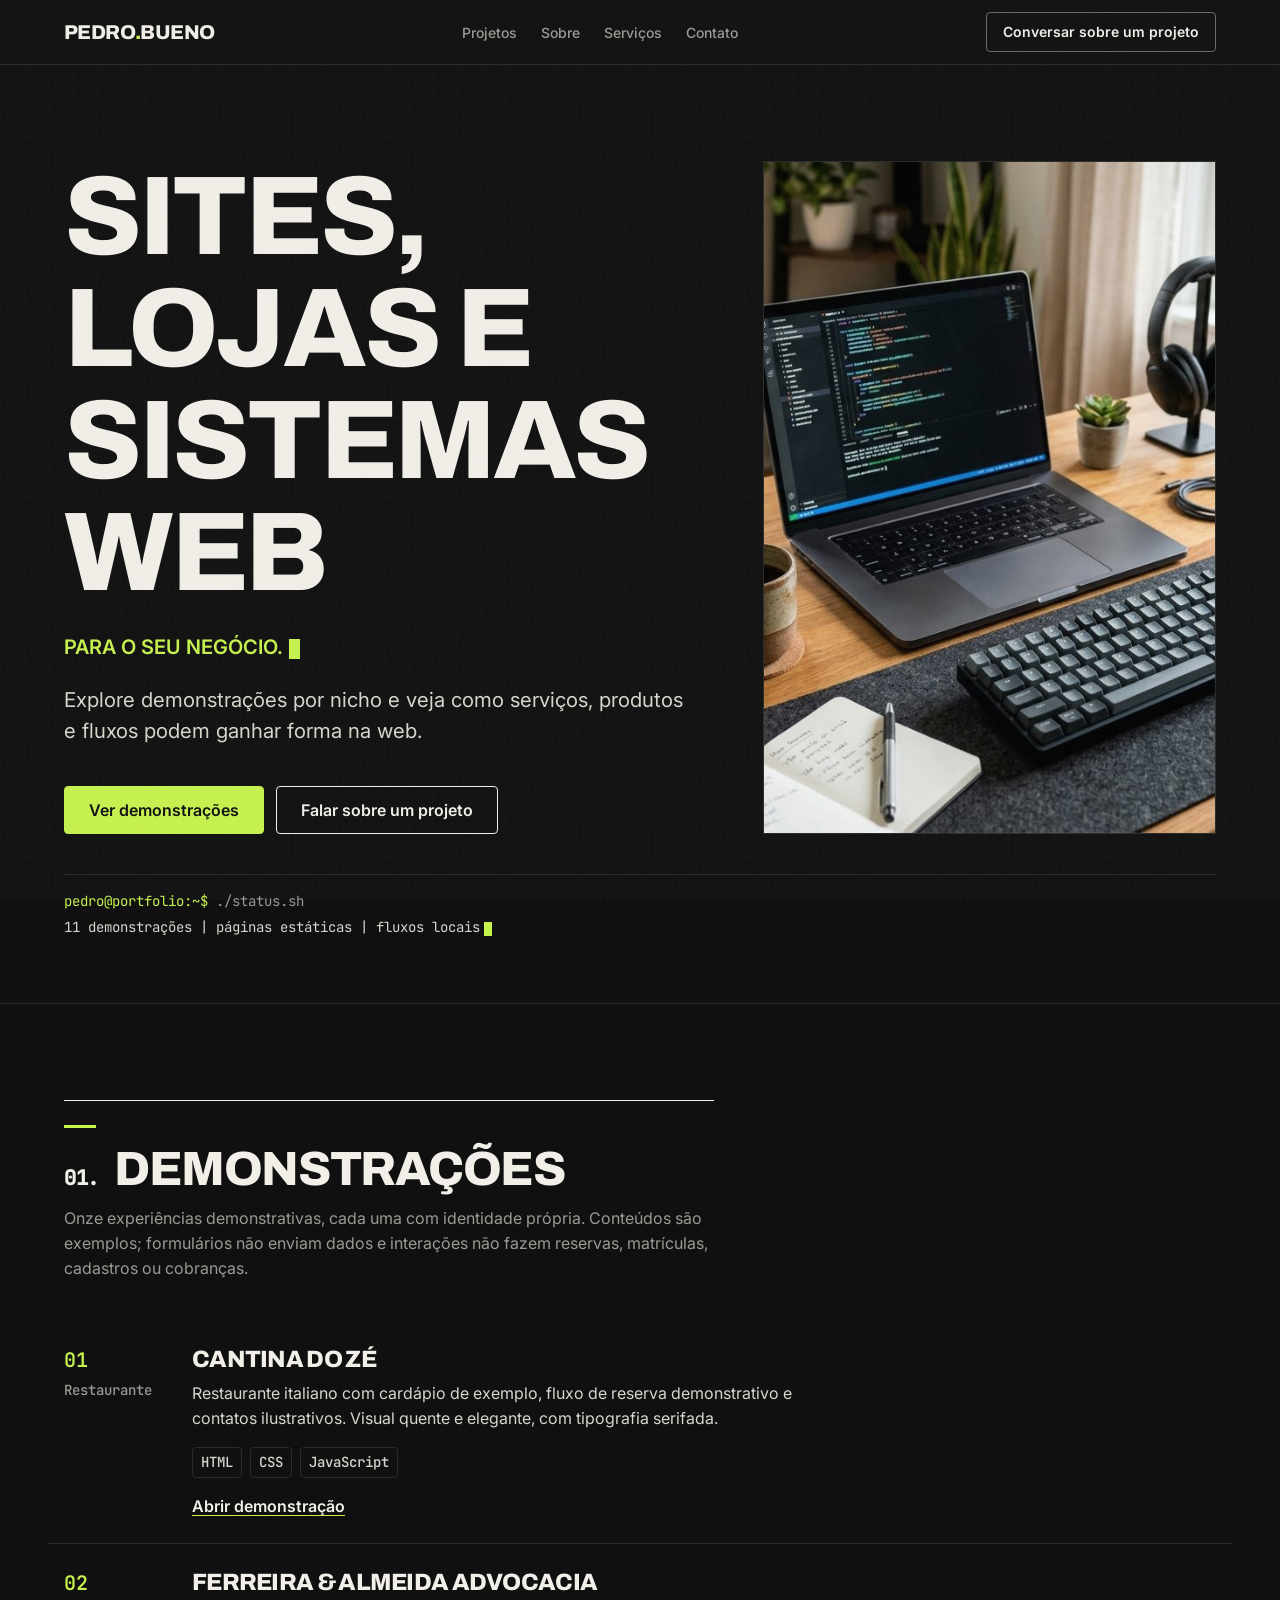
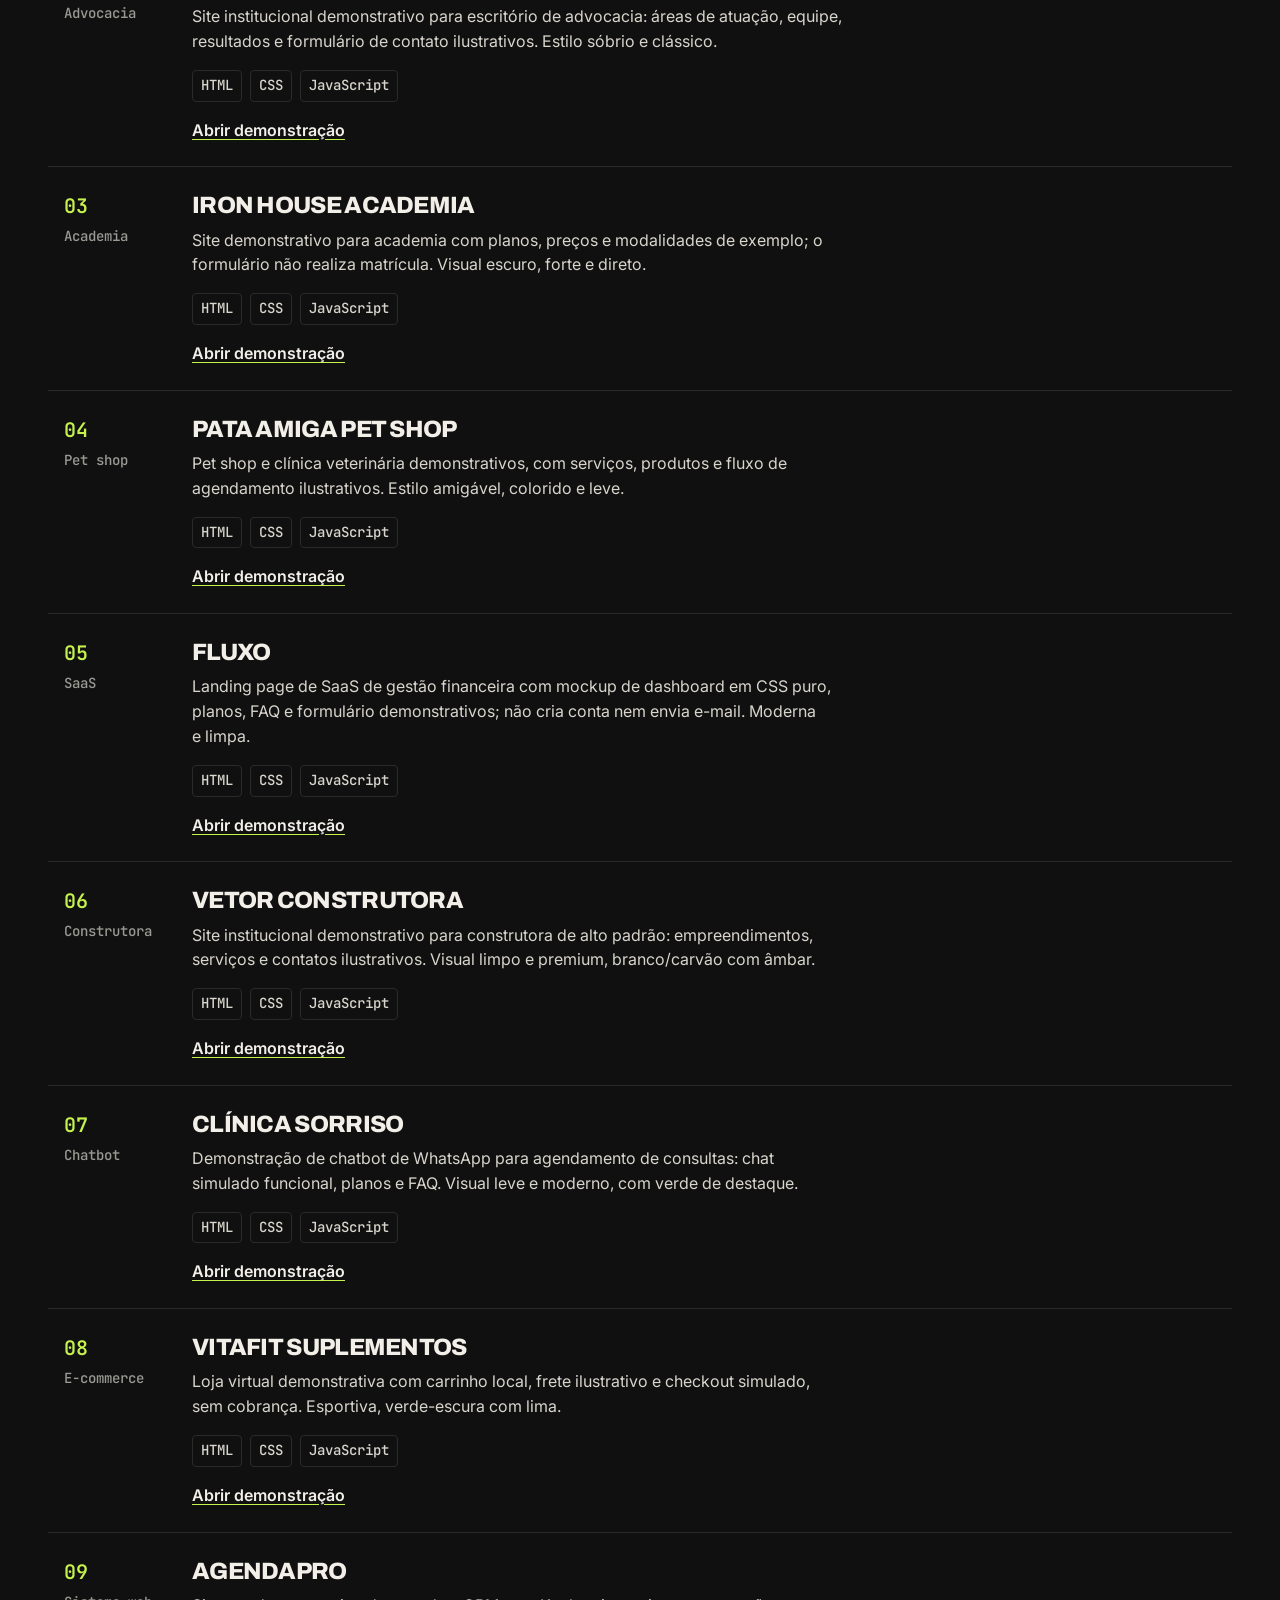
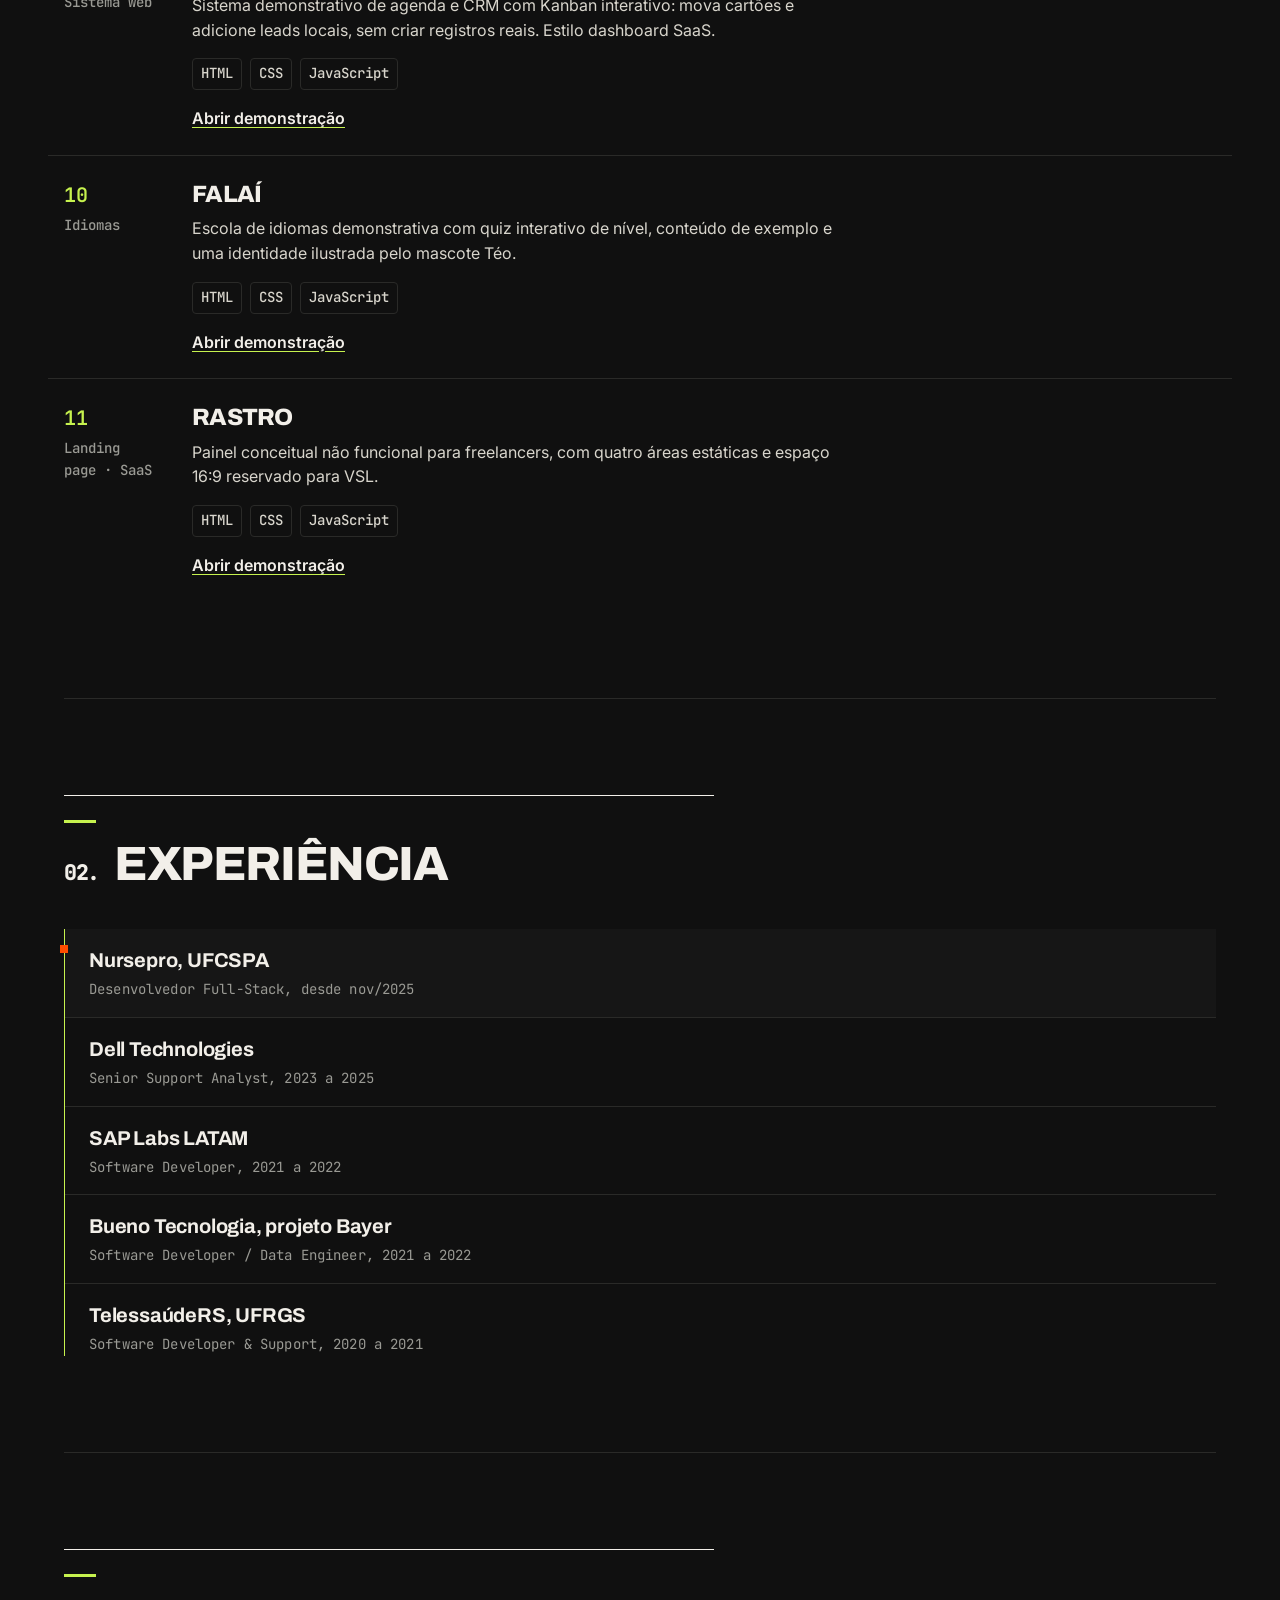
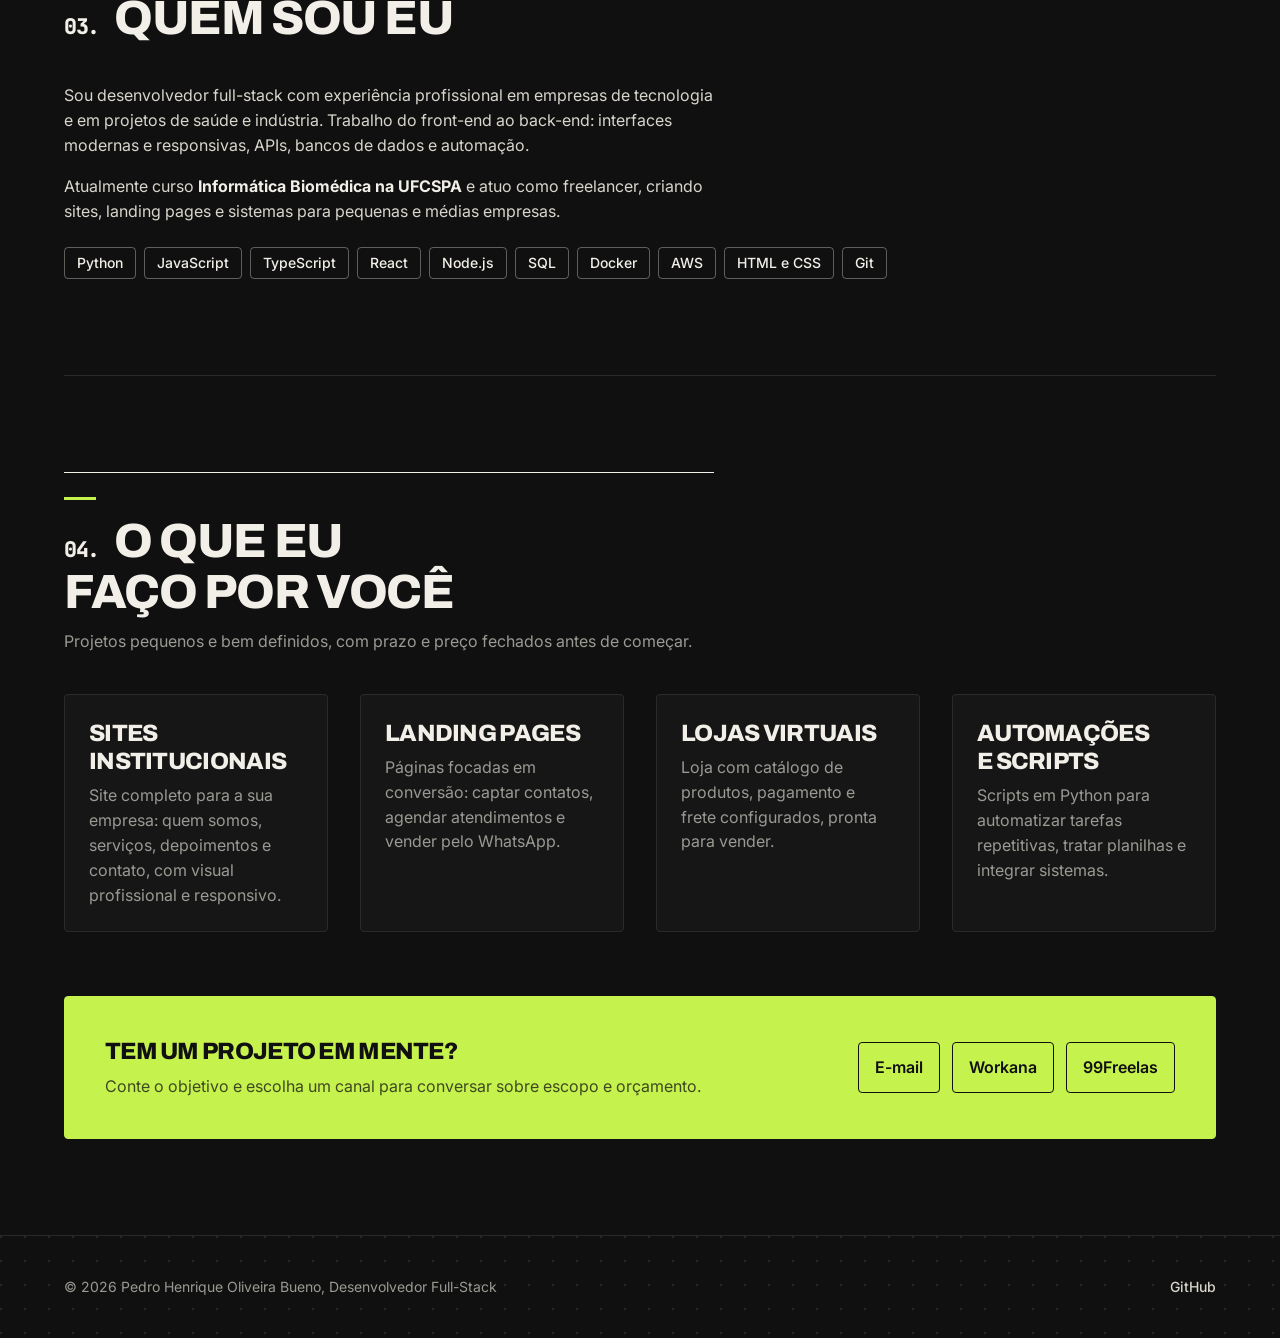
<file: index.html>
<!DOCTYPE html>
<html lang="pt-BR">
<head>
<meta charset="UTF-8">
<meta name="viewport" content="width=device-width, initial-scale=1.0">
<title>Pedro Henrique Oliveira Bueno, Desenvolvedor Full-Stack</title>
<meta name="description" content="Portfólio de Pedro Henrique Oliveira Bueno, desenvolvedor full-stack. Sites, landing pages e lojas para o seu negócio.">
<link rel="preconnect" href="https://fonts.googleapis.com">
<link rel="preconnect" href="https://fonts.gstatic.com" crossorigin>
<link href="https://fonts.googleapis.com/css2?family=Archivo:wght@500;600;700;800;900&family=Inter:wght@400;500;600;700&family=JetBrains+Mono:wght@400;500;600&display=swap" rel="stylesheet">
<link rel="stylesheet" href="style.css">
</head>
<body>

<header>
  <div class="container nav">
    <a class="logo" href="#">pedro<span>.</span>bueno</a>
    <button class="menu-btn" id="menuBtn" aria-label="Abrir menu" aria-expanded="false" aria-controls="navLinks">
      <svg width="26" height="26" viewBox="0 0 24 24" fill="none" stroke-width="2" stroke-linecap="round"><line x1="3" y1="6" x2="21" y2="6"/><line x1="3" y1="12" x2="21" y2="12"/><line x1="3" y1="18" x2="21" y2="18"/></svg>
    </button>
    <ul class="nav-links" id="navLinks">
      <li><a href="#projetos">Projetos</a></li>
      <li><a href="#sobre">Sobre</a></li>
      <li><a href="#servicos">Serviços</a></li>
      <li><a href="#contato">Contato</a></li>
    </ul>
    <a class="nav-cta" href="#contato">Conversar sobre um projeto</a>
  </div>
</header>

<section class="hero proof">
  <div class="container">
    <div class="hero-grid">
      <div class="hero-copy">
        <h1><span class="hero-name" data-text="Sites, lojas e sistemas web">Sites, lojas e sistemas web</span><span class="hero-role">para o seu negócio.</span></h1>
        <p class="lead">Explore demonstrações por nicho e veja como serviços, produtos e fluxos podem ganhar forma na web.</p>
        <div class="hero-actions">
          <a class="btn btn-primary" href="#projetos">Ver demonstrações</a>
          <a class="btn btn-ghost" href="#contato">Falar sobre um projeto</a>
        </div>
      </div>
      <figure class="hero-photo crop" data-slot="hub-hero">
        <img src="images/hub-hero.jpg" alt="Mesa de trabalho de desenvolvedor com notebook exibindo código">
      </figure>
    </div>
    <div class="terminal">
      <p><span class="term-prompt">pedro@portfolio:~$</span> ./status.sh</p>
      <p class="term-out">11 demonstrações | páginas estáticas | fluxos locais<span class="term-cursor" aria-hidden="true"></span></p>
    </div>
  </div>
</section>

<main class="content container">
  <section id="projetos">
    <div class="section-head">
      <h2><span class="sec-num">01.</span> Demonstrações</h2>
      <p>Onze experiências demonstrativas, cada uma com identidade própria. Conteúdos são exemplos; formulários não enviam dados e interações não fazem reservas, matrículas, cadastros ou cobranças.</p>
    </div>
    <div class="project-list">

      <article class="card">
        <div class="card-head"><span class="card-index">01</span><span class="niche">Restaurante</span></div>
        <div class="card-body">
          <h3>Cantina do Zé</h3>
          <p>Restaurante italiano com cardápio de exemplo, fluxo de reserva demonstrativo e contatos ilustrativos. Visual quente e elegante, com tipografia serifada.</p>
          <div class="tech"><span>HTML</span><span>CSS</span><span>JavaScript</span></div>
          <a class="card-link" href="./restaurante/">Abrir demonstração</a>
        </div>
      </article>

      <article class="card">
        <div class="card-head"><span class="card-index">02</span><span class="niche">Advocacia</span></div>
        <div class="card-body">
          <h3>Ferreira &amp; Almeida Advocacia</h3>
          <p>Site institucional demonstrativo para escritório de advocacia: áreas de atuação, equipe, resultados e formulário de contato ilustrativos. Estilo sóbrio e clássico.</p>
          <div class="tech"><span>HTML</span><span>CSS</span><span>JavaScript</span></div>
          <a class="card-link" href="./advocacia/">Abrir demonstração</a>
        </div>
      </article>

      <article class="card">
        <div class="card-head"><span class="card-index">03</span><span class="niche">Academia</span></div>
        <div class="card-body">
          <h3>Iron House Academia</h3>
          <p>Site demonstrativo para academia com planos, preços e modalidades de exemplo; o formulário não realiza matrícula. Visual escuro, forte e direto.</p>
          <div class="tech"><span>HTML</span><span>CSS</span><span>JavaScript</span></div>
          <a class="card-link" href="./academia/">Abrir demonstração</a>
        </div>
      </article>

      <article class="card">
        <div class="card-head"><span class="card-index">04</span><span class="niche">Pet shop</span></div>
        <div class="card-body">
          <h3>Pata Amiga Pet Shop</h3>
          <p>Pet shop e clínica veterinária demonstrativos, com serviços, produtos e fluxo de agendamento ilustrativos. Estilo amigável, colorido e leve.</p>
          <div class="tech"><span>HTML</span><span>CSS</span><span>JavaScript</span></div>
          <a class="card-link" href="./petshop/">Abrir demonstração</a>
        </div>
      </article>

      <article class="card">
        <div class="card-head"><span class="card-index">05</span><span class="niche">SaaS</span></div>
        <div class="card-body">
          <h3>Fluxo</h3>
          <p>Landing page de SaaS de gestão financeira com mockup de dashboard em CSS puro, planos, FAQ e formulário demonstrativos; não cria conta nem envia e-mail. Moderna e limpa.</p>
          <div class="tech"><span>HTML</span><span>CSS</span><span>JavaScript</span></div>
          <a class="card-link" href="./saas/">Abrir demonstração</a>
        </div>
      </article>

      <article class="card">
        <div class="card-head"><span class="card-index">06</span><span class="niche">Construtora</span></div>
        <div class="card-body">
          <h3>Vetor Construtora</h3>
          <p>Site institucional demonstrativo para construtora de alto padrão: empreendimentos, serviços e contatos ilustrativos. Visual limpo e premium, branco/carvão com âmbar.</p>
          <div class="tech"><span>HTML</span><span>CSS</span><span>JavaScript</span></div>
          <a class="card-link" href="./construtora/">Abrir demonstração</a>
        </div>
      </article>

      <article class="card">
        <div class="card-head"><span class="card-index">07</span><span class="niche">Chatbot</span></div>
        <div class="card-body">
          <h3>Clínica Sorriso</h3>
          <p>Demonstração de chatbot de WhatsApp para agendamento de consultas: chat simulado funcional, planos e FAQ. Visual leve e moderno, com verde de destaque.</p>
          <div class="tech"><span>HTML</span><span>CSS</span><span>JavaScript</span></div>
          <a class="card-link" href="./chatbot/">Abrir demonstração</a>
        </div>
      </article>

      <article class="card">
        <div class="card-head"><span class="card-index">08</span><span class="niche">E-commerce</span></div>
        <div class="card-body">
          <h3>VitaFit Suplementos</h3>
          <p>Loja virtual demonstrativa com carrinho local, frete ilustrativo e checkout simulado, sem cobrança. Esportiva, verde-escura com lima.</p>
          <div class="tech"><span>HTML</span><span>CSS</span><span>JavaScript</span></div>
          <a class="card-link" href="./ecommerce/">Abrir demonstração</a>
        </div>
      </article>

      <article class="card">
        <div class="card-head"><span class="card-index">09</span><span class="niche">Sistema web</span></div>
        <div class="card-body">
          <h3>AgendaPro</h3>
          <p>Sistema demonstrativo de agenda e CRM com Kanban interativo: mova cartões e adicione leads locais, sem criar registros reais. Estilo dashboard SaaS.</p>
          <div class="tech"><span>HTML</span><span>CSS</span><span>JavaScript</span></div>
          <a class="card-link" href="./dashboard/">Abrir demonstração</a>
        </div>
      </article>

      <article class="card">
        <div class="card-head"><span class="card-index">10</span><span class="niche">Idiomas</span></div>
        <div class="card-body">
          <h3>Falaí</h3>
          <p>Escola de idiomas demonstrativa com quiz interativo de nível, conteúdo de exemplo e uma identidade ilustrada pelo mascote Téo.</p>
          <div class="tech"><span>HTML</span><span>CSS</span><span>JavaScript</span></div>
          <a class="card-link" href="./idiomas/">Abrir demonstração</a>
        </div>
      </article>

      <article class="card">
        <div class="card-head"><span class="card-index">11</span><span class="niche">Landing page · SaaS</span></div>
        <div class="card-body">
          <h3>Rastro</h3>
          <p>Painel conceitual não funcional para freelancers, com quatro áreas estáticas e espaço 16:9 reservado para VSL.</p>
          <div class="tech"><span>HTML</span><span>CSS</span><span>JavaScript</span></div>
          <a class="card-link" href="./rastro/">Abrir demonstração</a>
        </div>
      </article>

    </div>
  </section>

  <section id="experiencia">
    <div class="section-head">
      <h2><span class="sec-num">02.</span> Experiência</h2>
    </div>
    <ul class="timeline">
      <li><strong>Nursepro, UFCSPA</strong><span>Desenvolvedor Full-Stack, desde nov/2025</span></li>
      <li><strong>Dell Technologies</strong><span>Senior Support Analyst, 2023 a 2025</span></li>
      <li><strong>SAP Labs LATAM</strong><span>Software Developer, 2021 a 2022</span></li>
      <li><strong>Bueno Tecnologia, projeto Bayer</strong><span>Software Developer / Data Engineer, 2021 a 2022</span></li>
      <li><strong>TelessaúdeRS, UFRGS</strong><span>Software Developer &amp; Support, 2020 a 2021</span></li>
    </ul>
  </section>

  <section class="about" id="sobre">
    <div class="section-head">
      <h2><span class="sec-num">03.</span> Quem sou eu</h2>
    </div>
    <div class="about-copy">
      <p>Sou desenvolvedor full-stack com experiência profissional em empresas de tecnologia e em projetos de saúde e indústria. Trabalho do front-end ao back-end: interfaces modernas e responsivas, APIs, bancos de dados e automação.</p>
      <p>Atualmente curso <strong>Informática Biomédica na UFCSPA</strong> e atuo como freelancer, criando sites, landing pages e sistemas para pequenas e médias empresas.</p>
      <div class="skills">
        <span>Python</span><span>JavaScript</span><span>TypeScript</span><span>React</span>
        <span>Node.js</span><span>SQL</span><span>Docker</span><span>AWS</span>
        <span>HTML e CSS</span><span>Git</span>
      </div>
    </div>
  </section>

  <section class="services" id="servicos">
    <div class="section-head">
      <h2><span class="sec-num">04.</span> O que eu faço por você</h2>
      <p>Projetos pequenos e bem definidos, com prazo e preço fechados antes de começar.</p>
    </div>
    <div class="service-list">
      <div class="service">
        <h3>Sites institucionais</h3>
        <p>Site completo para a sua empresa: quem somos, serviços, depoimentos e contato, com visual profissional e responsivo.</p>
      </div>
      <div class="service">
        <h3>Landing pages</h3>
        <p>Páginas focadas em conversão: captar contatos, agendar atendimentos e vender pelo WhatsApp.</p>
      </div>
      <div class="service">
        <h3>Lojas virtuais</h3>
        <p>Loja com catálogo de produtos, pagamento e frete configurados, pronta para vender.</p>
      </div>
      <div class="service">
        <h3>Automações e scripts</h3>
        <p>Scripts em Python para automatizar tarefas repetitivas, tratar planilhas e integrar sistemas.</p>
      </div>
    </div>
    <div class="contact-box crop" id="contato">
      <div>
        <h3>Tem um projeto em mente?</h3>
        <p>Conte o objetivo e escolha um canal para conversar sobre escopo e orçamento.</p>
      </div>
      <div class="contact-links">
        <a href="mailto:phobueno@gmail.com">E-mail</a>
        <a href="https://www.workana.com/freelancer/36170a51e5949d9174a9067a0699bb57" target="_blank" rel="noopener">Workana</a>
        <a href="https://www.99freelas.com.br/user/pedro-henrique-oliveira-bueno" target="_blank" rel="noopener">99Freelas</a>
      </div>
    </div>
  </section>
</main>

<footer>
  <div class="container">
    <p>&copy; 2026 Pedro Henrique Oliveira Bueno, Desenvolvedor Full-Stack</p>
    <a href="https://github.com/pedro-o-bueno" target="_blank" rel="noopener">GitHub</a>
  </div>
</footer>

<script>
  var btn = document.getElementById('menuBtn');
  var links = document.getElementById('navLinks');
  function setMenuOpen(isOpen) {
    links.classList.toggle('open', isOpen);
    btn.setAttribute('aria-expanded', String(isOpen));
    btn.setAttribute('aria-label', isOpen ? 'Fechar menu' : 'Abrir menu');
  }
  btn.addEventListener('click', function () {
    setMenuOpen(!links.classList.contains('open'));
  });
  links.addEventListener('click', function (e) {
    if (e.target.closest('a')) setMenuOpen(false);
  });
  document.addEventListener('keydown', function (e) {
    if (e.key === 'Escape' && links.classList.contains('open')) {
      setMenuOpen(false);
      btn.focus();
    }
  });
</script>
<script>window.hallmarkSlots = (m) => { for (const [k, v] of Object.entries(m)) { const s = document.querySelector(`[data-slot="${k}"]`); if (!s) continue; const im = new Image(); im.src = typeof v === 'string' ? v : v.src; im.alt = (typeof v === 'object' && v.alt) || s.dataset.alt || ''; s.querySelectorAll(':scope > img').forEach((o) => o.remove()); s.prepend(im); } };
document.querySelectorAll('[data-slot] img').forEach((i) => { if (i.complete && !i.naturalWidth) i.remove(); else i.addEventListener('error', () => i.remove(), { once: true }); });</script>

</body>
</html>
</file>
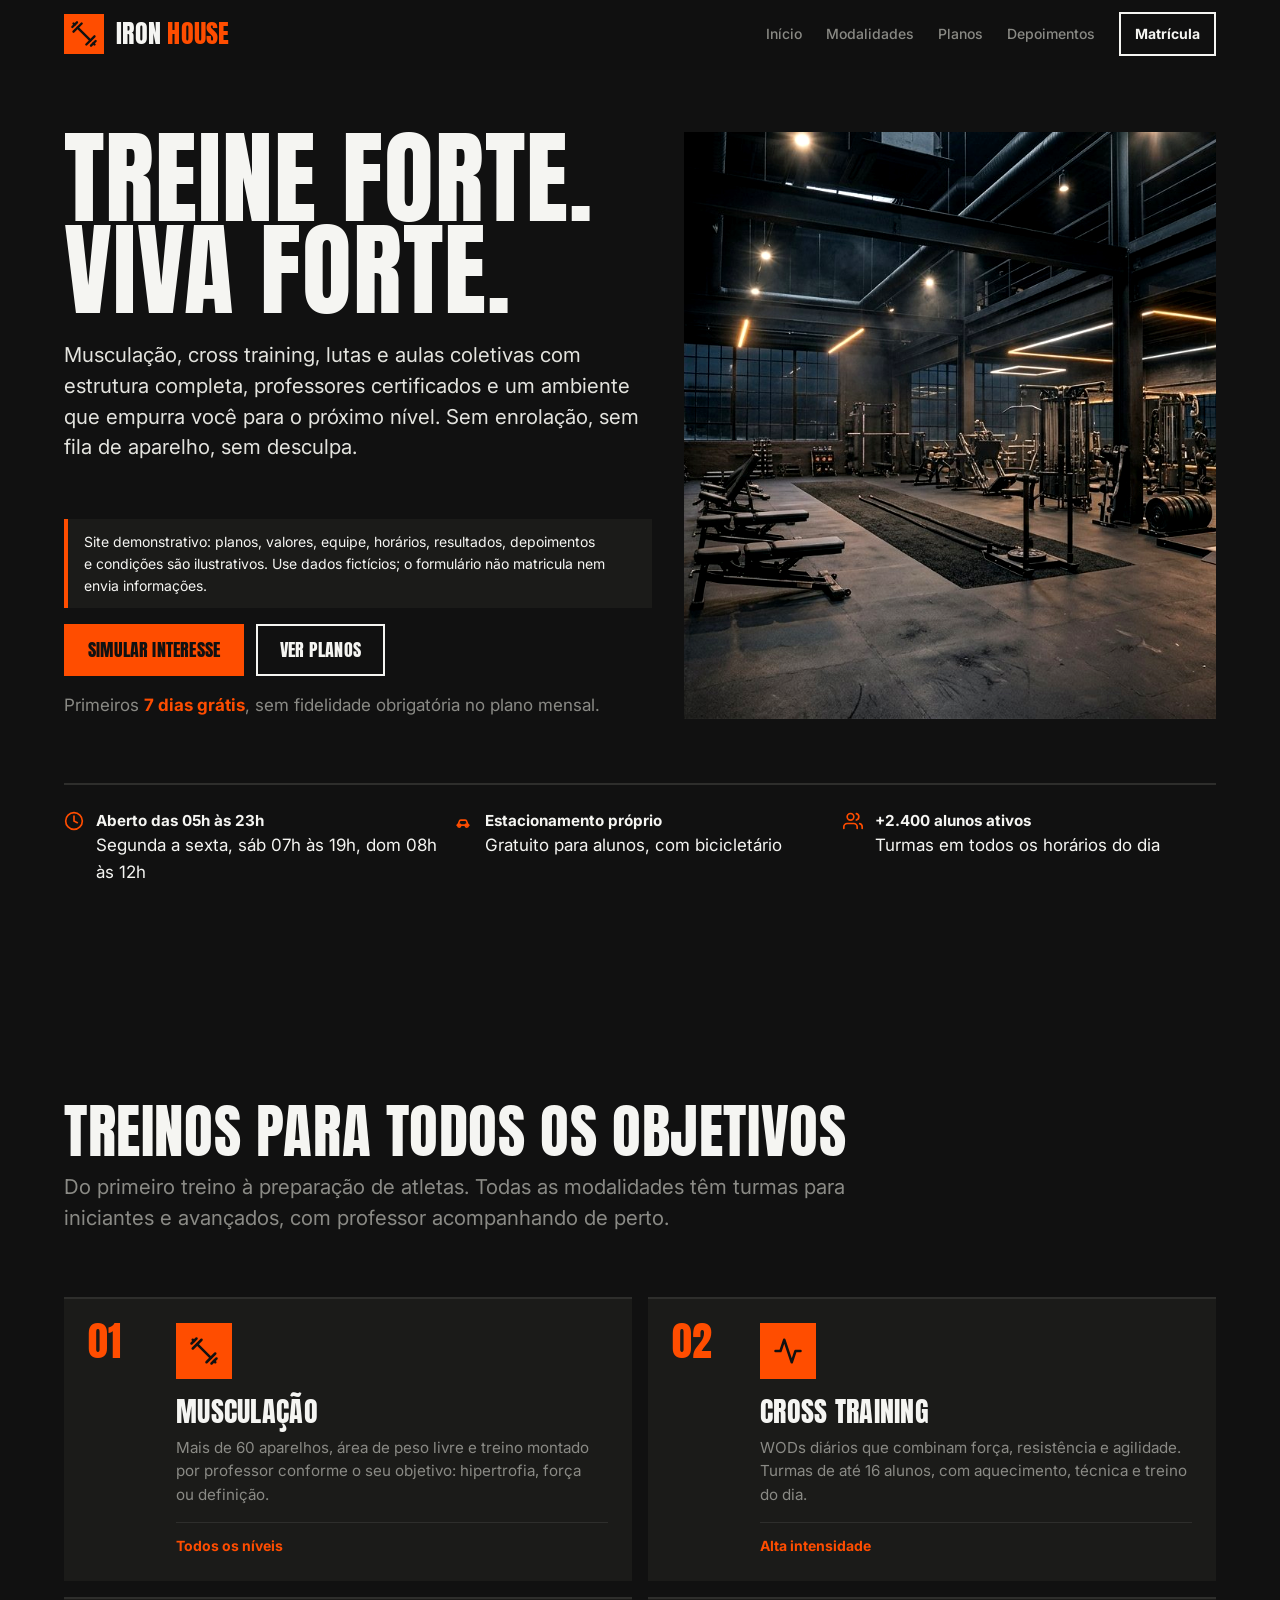
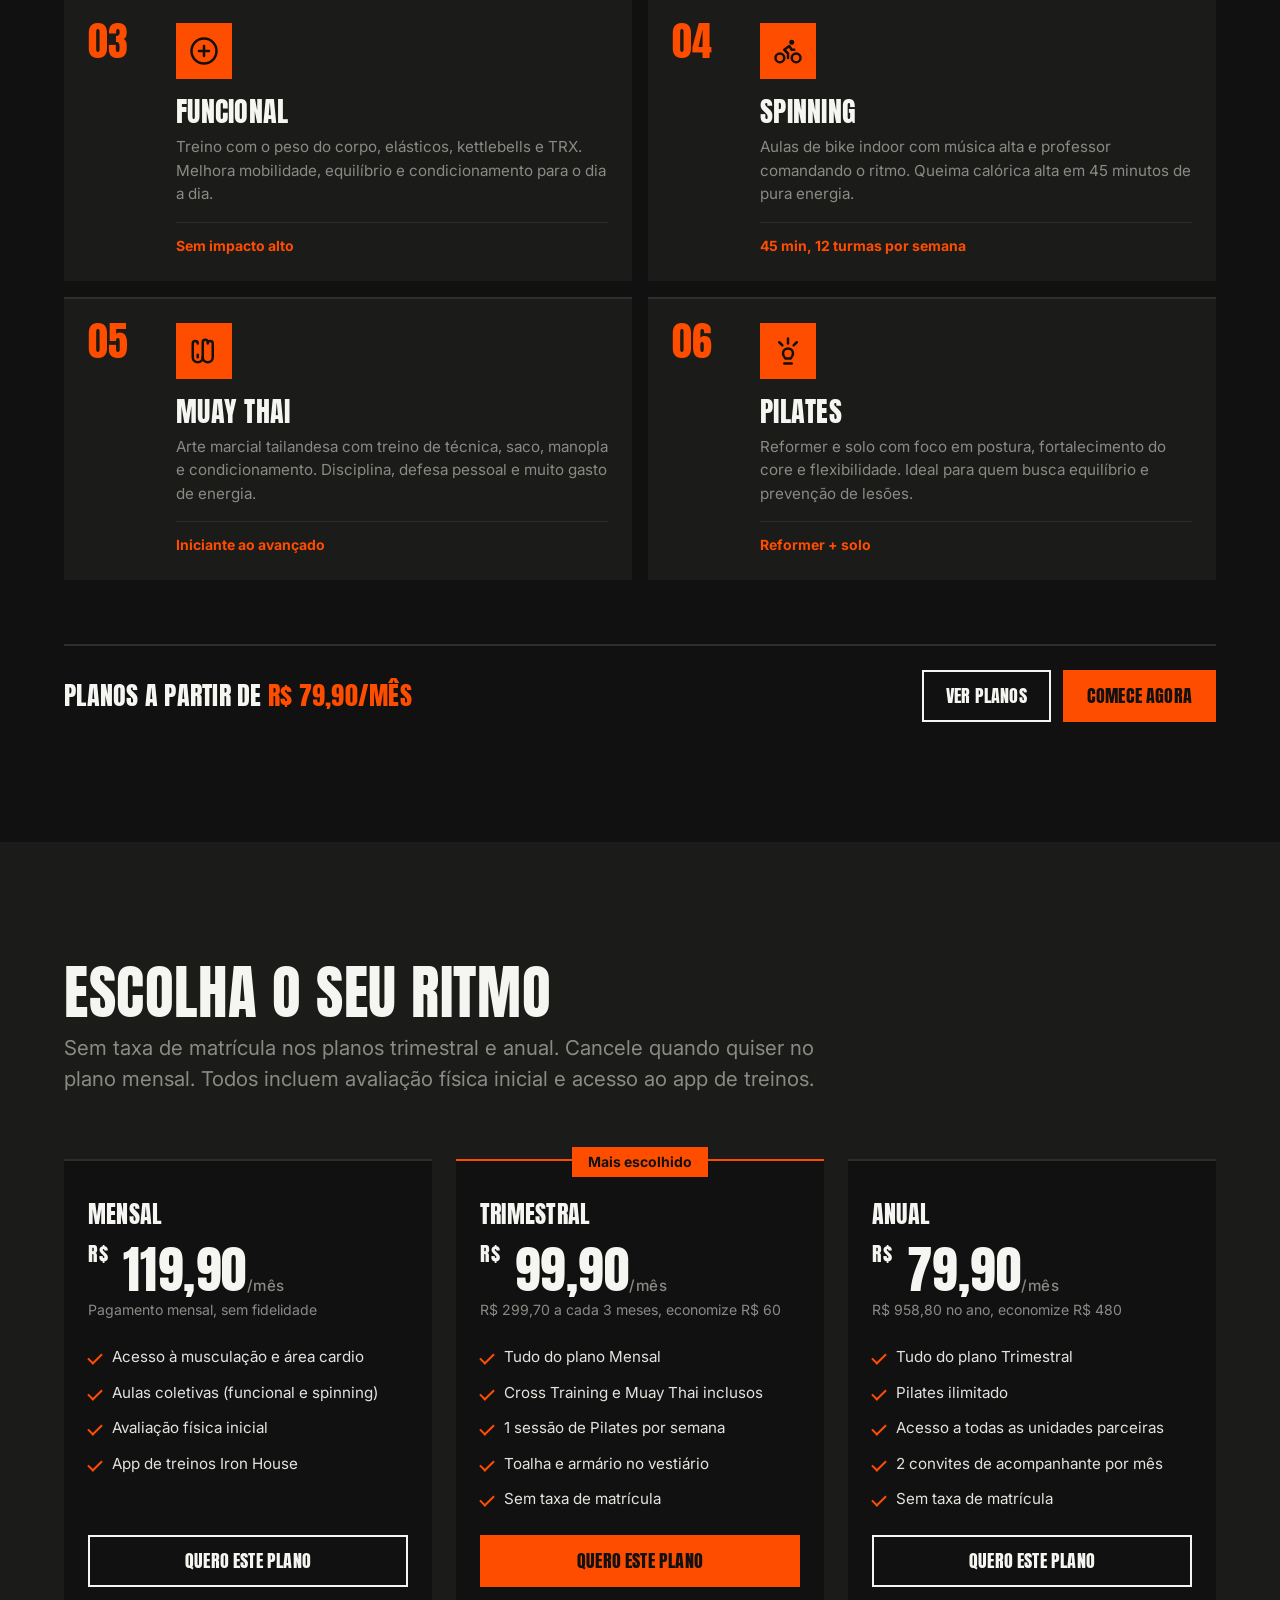
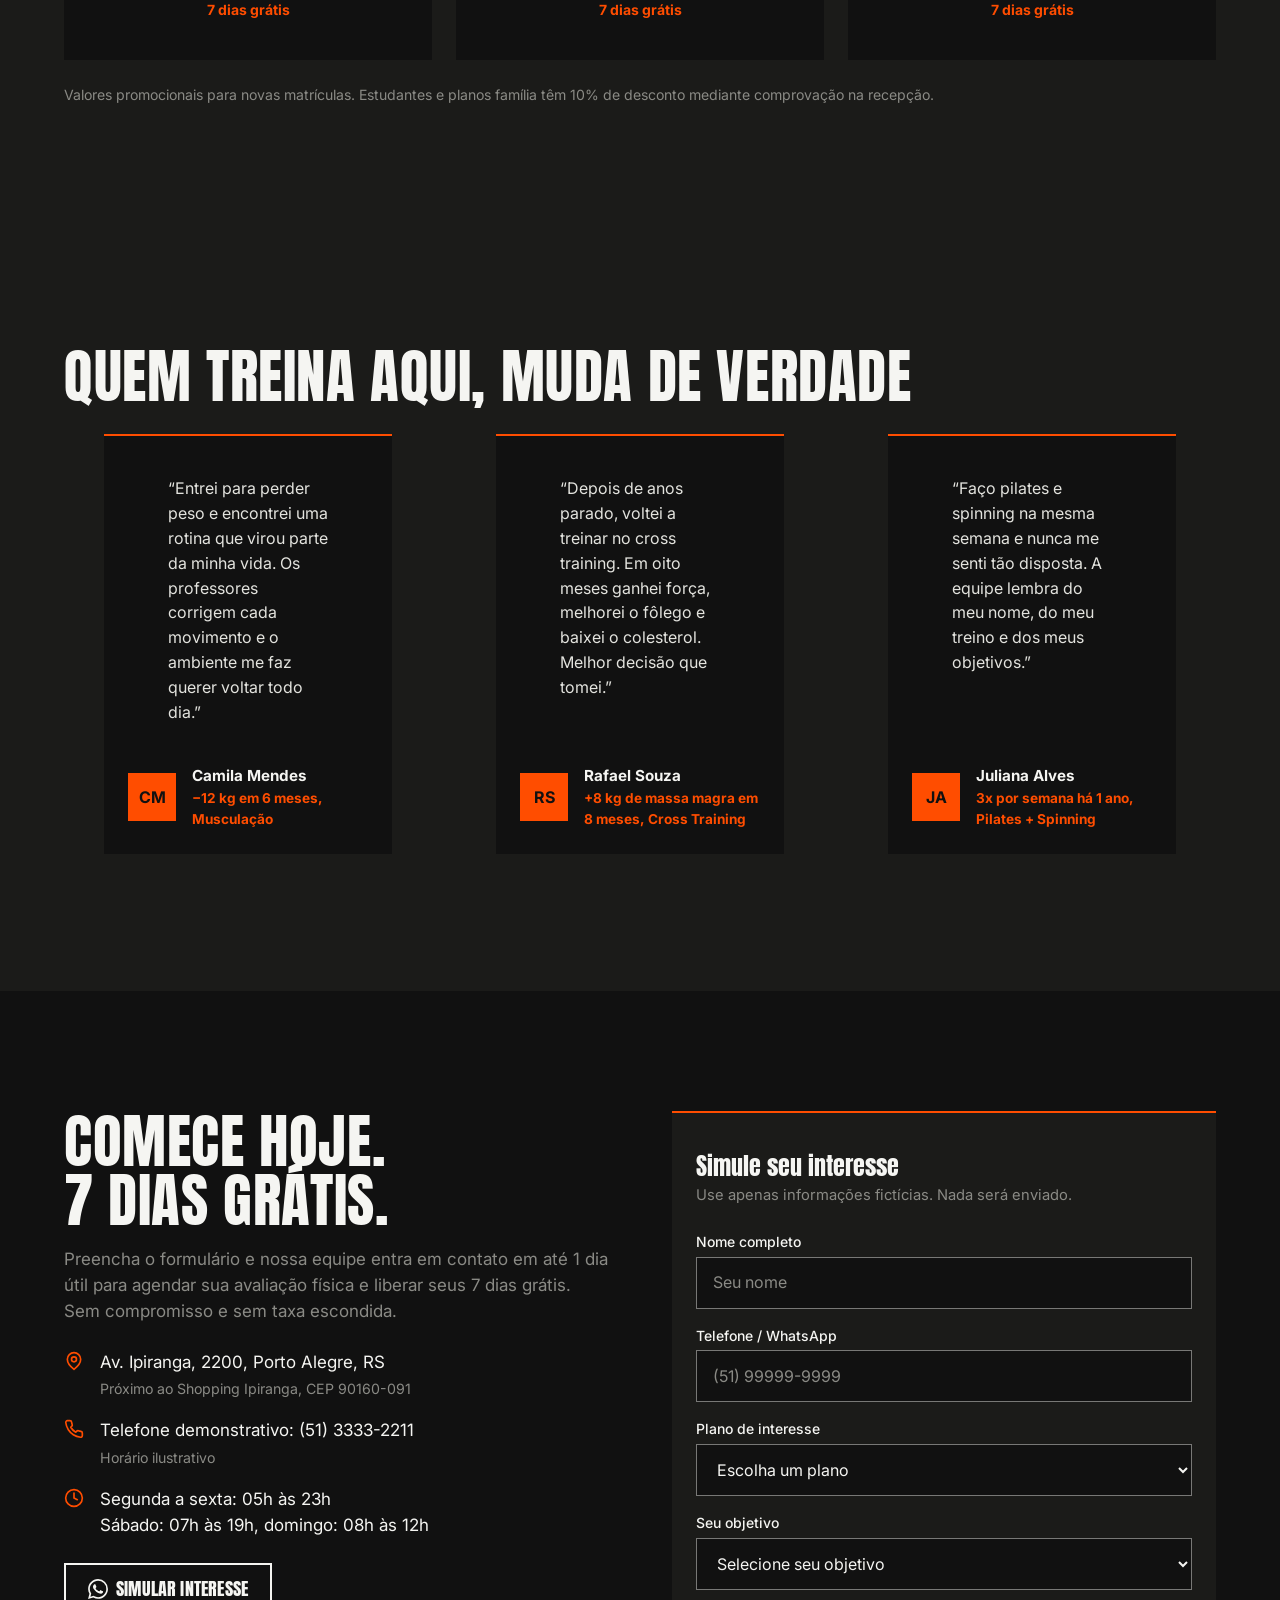
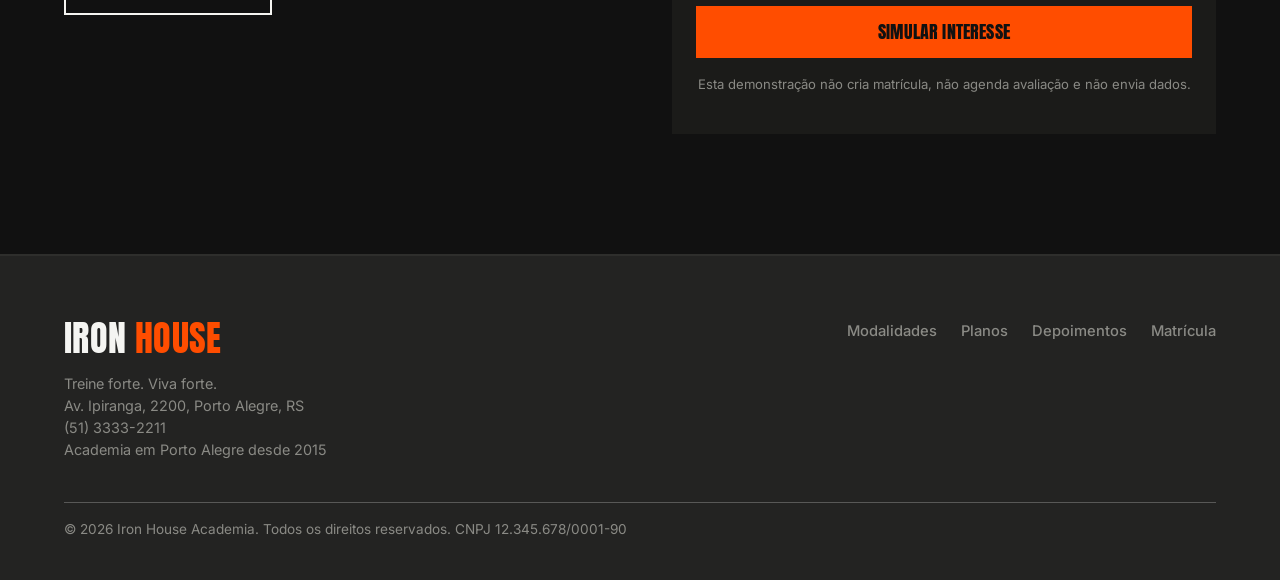
<file: academia/index.html>
<!DOCTYPE html>
<html lang="pt-BR">
<head>
  <meta charset="UTF-8">
  <meta name="viewport" content="width=device-width, initial-scale=1.0">
  <meta name="description" content="Demonstração de site para academia com modalidades, planos e condições ilustrativos. O formulário não realiza matrícula nem envia informações.">
  <title>Iron House Academia, demonstração de site</title>
  <link rel="preconnect" href="https://fonts.googleapis.com">
  <link rel="preconnect" href="https://fonts.gstatic.com" crossorigin>
  <link href="https://fonts.googleapis.com/css2?family=Anton&family=Inter:wght@400;500;700;800&display=swap" rel="stylesheet">
  <link rel="stylesheet" href="style.css">
  <link rel="stylesheet" href="../demo.css">
</head>
<body>
  <header class="site-header" id="siteHeader">
    <div class="container header-inner">
      <a href="#inicio" class="logo" aria-label="Iron House Academia, início">
        <span class="logo-mark" aria-hidden="true">
          <svg aria-hidden="true" viewBox="0 0 24 24" width="28" height="28" fill="none" stroke="currentColor" stroke-width="2" stroke-linecap="round" stroke-linejoin="round"><path d="M6.5 6.5 17.5 17.5"/><path d="m21 21-1-1"/><path d="m3 3 1 1"/><path d="m18 22 4-4"/><path d="m2 6 4-4"/><path d="m3 10 7-7"/><path d="m14 21 7-7"/></svg>
        </span>
        <span class="logo-text">IRON <em>HOUSE</em></span>
      </a>
      <nav class="main-nav" id="mainNav" aria-label="Navegação principal">
        <a href="#inicio">Início</a>
        <a href="#modalidades">Modalidades</a>
        <a href="#planos">Planos</a>
        <a href="#depoimentos">Depoimentos</a>
        <a href="#matricula" class="nav-cta">Matrícula</a>
      </nav>
      <button class="menu-toggle" id="menuToggle" aria-label="Abrir menu" aria-expanded="false" aria-controls="mainNav">
        <span></span><span></span><span></span>
      </button>
    </div>
  </header>

  <main>
    <!-- HERO -->
    <section class="hero" id="inicio">
      <div class="container">
        <div class="hero-inner">
          <div class="hero-copy">
            <h1>Treine forte.<br><span>Viva forte.</span></h1>
            <p class="hero-sub">Musculação, cross training, lutas e aulas coletivas com estrutura completa, professores certificados e um ambiente que empurra você para o próximo nível. Sem enrolação, sem fila de aparelho, sem desculpa.</p>
            <p class="demo-notice" role="note">Site demonstrativo: planos, valores, equipe, horários, resultados, depoimentos e condições são ilustrativos. Use dados fictícios; o formulário não matricula nem envia informações.</p>
            <div class="hero-actions">
              <a href="#matricula" class="btn btn-primary">Simular interesse</a>
              <a href="#planos" class="btn btn-outline">Ver planos</a>
            </div>
            <p class="hero-trial">Primeiros <strong>7 dias grátis</strong>, sem fidelidade obrigatória no plano mensal.</p>
          </div>
          <figure class="hero-photo" data-slot="academia-hero" data-alt="Treino de musculação na Iron House, em Porto Alegre">
            <img src="images/academia-hero.jpg" alt="Treino de musculação na Iron House, em Porto Alegre">
          </figure>
        </div>
        <ul class="hero-info">
          <li>
            <svg aria-hidden="true" viewBox="0 0 24 24" width="20" height="20" fill="none" stroke="currentColor" stroke-width="2" stroke-linecap="round"><circle cx="12" cy="12" r="10"/><path d="M12 6v6l4 2"/></svg>
            <div><strong>Aberto das 05h às 23h</strong><span>Segunda a sexta, sáb 07h às 19h, dom 08h às 12h</span></div>
          </li>
          <li>
            <svg aria-hidden="true" viewBox="0 0 24 24" width="20" height="20" fill="none" stroke="currentColor" stroke-width="2" stroke-linecap="round" stroke-linejoin="round"><path d="M5 17h14"/><path d="M6 17l1.5-4.5A2 2 0 0 1 9.4 11h5.2a2 2 0 0 1 1.9 1.5L18 17"/><circle cx="7.5" cy="17.5" r="1.8"/><circle cx="16.5" cy="17.5" r="1.8"/></svg>
            <div><strong>Estacionamento próprio</strong><span>Gratuito para alunos, com bicicletário</span></div>
          </li>
          <li>
            <svg aria-hidden="true" viewBox="0 0 24 24" width="20" height="20" fill="none" stroke="currentColor" stroke-width="2" stroke-linecap="round" stroke-linejoin="round"><path d="M17 21v-2a4 4 0 0 0-4-4H5a4 4 0 0 0-4 4v2"/><circle cx="9" cy="7" r="4"/><path d="M23 21v-2a4 4 0 0 0-3-3.87"/><path d="M16 3.13a4 4 0 0 1 0 7.75"/></svg>
            <div><strong>+2.400 alunos ativos</strong><span>Turmas em todos os horários do dia</span></div>
          </li>
        </ul>
      </div>
    </section>

    <!-- MODALIDADES -->
    <section class="section modalities" id="modalidades">
      <div class="container">
        <h2>Treinos para todos os objetivos</h2>
        <p class="section-intro">Do primeiro treino à preparação de atletas. Todas as modalidades têm turmas para iniciantes e avançados, com professor acompanhando de perto.</p>
        <div class="modalities-grid">
          <article class="modality-card">
            <span class="modality-num" aria-hidden="true">01</span>
            <div class="modality-icon" aria-hidden="true">
              <svg aria-hidden="true" viewBox="0 0 24 24" width="30" height="30" fill="none" stroke="currentColor" stroke-width="2" stroke-linecap="round" stroke-linejoin="round"><path d="M6.5 6.5 17.5 17.5"/><path d="m21 21-1-1"/><path d="m3 3 1 1"/><path d="m18 22 4-4"/><path d="m2 6 4-4"/><path d="m3 10 7-7"/><path d="m14 21 7-7"/></svg>
            </div>
            <h3>Musculação</h3>
            <p>Mais de 60 aparelhos, área de peso livre e treino montado por professor conforme o seu objetivo: hipertrofia, força ou definição.</p>
            <span class="modality-tag">Todos os níveis</span>
          </article>
          <article class="modality-card">
            <span class="modality-num" aria-hidden="true">02</span>
            <div class="modality-icon" aria-hidden="true">
              <svg aria-hidden="true" viewBox="0 0 24 24" width="30" height="30" fill="none" stroke="currentColor" stroke-width="2" stroke-linecap="round" stroke-linejoin="round"><path d="M22 12h-4l-3 9L9 3l-3 9H2"/></svg>
            </div>
            <h3>Cross Training</h3>
            <p>WODs diários que combinam força, resistência e agilidade. Turmas de até 16 alunos, com aquecimento, técnica e treino do dia.</p>
            <span class="modality-tag">Alta intensidade</span>
          </article>
          <article class="modality-card">
            <span class="modality-num" aria-hidden="true">03</span>
            <div class="modality-icon" aria-hidden="true">
              <svg aria-hidden="true" viewBox="0 0 24 24" width="30" height="30" fill="none" stroke="currentColor" stroke-width="2" stroke-linecap="round" stroke-linejoin="round"><circle cx="12" cy="12" r="10"/><path d="M8 12h8"/><path d="M12 8v8"/></svg>
            </div>
            <h3>Funcional</h3>
            <p>Treino com o peso do corpo, elásticos, kettlebells e TRX. Melhora mobilidade, equilíbrio e condicionamento para o dia a dia.</p>
            <span class="modality-tag">Sem impacto alto</span>
          </article>
          <article class="modality-card">
            <span class="modality-num" aria-hidden="true">04</span>
            <div class="modality-icon" aria-hidden="true">
              <svg aria-hidden="true" viewBox="0 0 24 24" width="30" height="30" fill="none" stroke="currentColor" stroke-width="2" stroke-linecap="round" stroke-linejoin="round"><circle cx="5.5" cy="17.5" r="3.5"/><circle cx="18.5" cy="17.5" r="3.5"/><path d="M15 6a1 1 0 1 0 0-2 1 1 0 0 0 0 2zm-3 11.5V14l-3-3 4-3 2 3h2"/></svg>
            </div>
            <h3>Spinning</h3>
            <p>Aulas de bike indoor com música alta e professor comandando o ritmo. Queima calórica alta em 45 minutos de pura energia.</p>
            <span class="modality-tag">45 min, 12 turmas por semana</span>
          </article>
          <article class="modality-card">
            <span class="modality-num" aria-hidden="true">05</span>
            <div class="modality-icon" aria-hidden="true">
              <svg aria-hidden="true" viewBox="0 0 24 24" width="30" height="30" fill="none" stroke="currentColor" stroke-width="2" stroke-linecap="round" stroke-linejoin="round"><path d="M11 17a4 4 0 0 0 8 0V6a2 2 0 0 0-4 0"/><path d="M11 17a4 4 0 0 1-8 0V6a2 2 0 0 1 4 0"/><path d="M11 17V5a2 2 0 0 1 4 0"/><path d="M7 17v-2"/></svg>
            </div>
            <h3>Muay Thai</h3>
            <p>Arte marcial tailandesa com treino de técnica, saco, manopla e condicionamento. Disciplina, defesa pessoal e muito gasto de energia.</p>
            <span class="modality-tag">Iniciante ao avançado</span>
          </article>
          <article class="modality-card">
            <span class="modality-num" aria-hidden="true">06</span>
            <div class="modality-icon" aria-hidden="true">
              <svg aria-hidden="true" viewBox="0 0 24 24" width="30" height="30" fill="none" stroke="currentColor" stroke-width="2" stroke-linecap="round" stroke-linejoin="round"><path d="M12 2v4"/><path d="m5 5 2.5 2.5"/><path d="m19 5-2.5 2.5"/><path d="M12 10a4 4 0 0 1 4 4c0 2-1 3-2 4h-4c-1-1-2-2-2-4a4 4 0 0 1 4-4z"/><path d="M9 22h6"/></svg>
            </div>
            <h3>Pilates</h3>
            <p>Reformer e solo com foco em postura, fortalecimento do core e flexibilidade. Ideal para quem busca equilíbrio e prevenção de lesões.</p>
            <span class="modality-tag">Reformer + solo</span>
          </article>
        </div>
        <div class="modalities-foot">
          <p class="modalities-price">Planos a partir de <strong>R$ 79,90/mês</strong></p>
          <div class="modalities-cta">
            <a href="#planos" class="btn btn-outline">Ver planos</a>
            <a href="#matricula" class="btn btn-primary">Comece agora</a>
          </div>
        </div>
      </div>
    </section>

    <!-- PLANOS -->
    <section class="section plans" id="planos">
      <div class="container">
        <h2>Escolha o seu ritmo</h2>
        <p class="section-intro">Sem taxa de matrícula nos planos trimestral e anual. Cancele quando quiser no plano mensal. Todos incluem avaliação física inicial e acesso ao app de treinos.</p>
        <div class="plans-grid">
          <article class="plan-card" data-plan="Mensal">
            <h3>Mensal</h3>
            <p class="plan-price"><span class="currency">R$</span> 119,90<span class="per">/mês</span></p>
            <p class="plan-note">Pagamento mensal, sem fidelidade</p>
            <ul>
              <li>Acesso à musculação e área cardio</li>
              <li>Aulas coletivas (funcional e spinning)</li>
              <li>Avaliação física inicial</li>
              <li>App de treinos Iron House</li>
            </ul>
            <button type="button" class="btn btn-outline plan-select">Quero este plano</button>
            <p class="plan-trial">7 dias grátis</p>
          </article>

          <article class="plan-card plan-featured" data-plan="Trimestral">
            <span class="plan-badge">Mais escolhido</span>
            <h3>Trimestral</h3>
            <p class="plan-price"><span class="currency">R$</span> 99,90<span class="per">/mês</span></p>
            <p class="plan-note">R$ 299,70 a cada 3 meses, economize R$ 60</p>
            <ul>
              <li>Tudo do plano Mensal</li>
              <li>Cross Training e Muay Thai inclusos</li>
              <li>1 sessão de Pilates por semana</li>
              <li>Toalha e armário no vestiário</li>
              <li>Sem taxa de matrícula</li>
            </ul>
            <button type="button" class="btn btn-primary plan-select">Quero este plano</button>
            <p class="plan-trial">7 dias grátis</p>
          </article>

          <article class="plan-card" data-plan="Anual">
            <h3>Anual</h3>
            <p class="plan-price"><span class="currency">R$</span> 79,90<span class="per">/mês</span></p>
            <p class="plan-note">R$ 958,80 no ano, economize R$ 480</p>
            <ul>
              <li>Tudo do plano Trimestral</li>
              <li>Pilates ilimitado</li>
              <li>Acesso a todas as unidades parceiras</li>
              <li>2 convites de acompanhante por mês</li>
              <li>Sem taxa de matrícula</li>
            </ul>
            <button type="button" class="btn btn-outline plan-select">Quero este plano</button>
            <p class="plan-trial">7 dias grátis</p>
          </article>
        </div>
        <p class="plans-footnote">Valores promocionais para novas matrículas. Estudantes e planos família têm 10% de desconto mediante comprovação na recepção.</p>
      </div>
    </section>

    <!-- DEPOIMENTOS -->
    <section class="section testimonials" id="depoimentos">
      <div class="container">
        <h2>Quem treina aqui, muda de verdade</h2>
        <div class="testimonials-grid">
          <figure class="testimonial-card">
            <blockquote>“Entrei para perder peso e encontrei uma rotina que virou parte da minha vida. Os professores corrigem cada movimento e o ambiente me faz querer voltar todo dia.”</blockquote>
            <figcaption>
              <span class="avatar-initials" aria-hidden="true">CM</span>
              <span><strong>Camila Mendes</strong><span class="result">−12 kg em 6 meses, Musculação</span></span>
            </figcaption>
          </figure>
          <figure class="testimonial-card">
            <blockquote>“Depois de anos parado, voltei a treinar no cross training. Em oito meses ganhei força, melhorei o fôlego e baixei o colesterol. Melhor decisão que tomei.”</blockquote>
            <figcaption>
              <span class="avatar-initials" aria-hidden="true">RS</span>
              <span><strong>Rafael Souza</strong><span class="result">+8 kg de massa magra em 8 meses, Cross Training</span></span>
            </figcaption>
          </figure>
          <figure class="testimonial-card">
            <blockquote>“Faço pilates e spinning na mesma semana e nunca me senti tão disposta. A equipe lembra do meu nome, do meu treino e dos meus objetivos.”</blockquote>
            <figcaption>
              <span class="avatar-initials" aria-hidden="true">JA</span>
              <span><strong>Juliana Alves</strong><span class="result">3x por semana há 1 ano, Pilates + Spinning</span></span>
            </figcaption>
          </figure>
        </div>
      </div>
    </section>

    <!-- MATRÍCULA / CONTATO -->
    <section class="section signup" id="matricula">
      <div class="container signup-grid">
        <div class="signup-info">
          <h2>Comece hoje. <span>7 dias grátis.</span></h2>
          <p>Preencha o formulário e nossa equipe entra em contato em até 1 dia útil para agendar sua avaliação física e liberar seus 7 dias grátis. Sem compromisso e sem taxa escondida.</p>
          <ul class="contact-list">
            <li>
              <svg aria-hidden="true" viewBox="0 0 24 24" width="20" height="20" fill="none" stroke="currentColor" stroke-width="2" stroke-linecap="round" stroke-linejoin="round"><path d="M20 10c0 6-8 12-8 12s-8-6-8-12a8 8 0 0 1 16 0z"/><circle cx="12" cy="10" r="3"/></svg>
              <span>Av. Ipiranga, 2200, Porto Alegre, RS<br><small>Próximo ao Shopping Ipiranga, CEP 90160-091</small></span>
            </li>
            <li>
              <svg aria-hidden="true" viewBox="0 0 24 24" width="20" height="20" fill="none" stroke="currentColor" stroke-width="2" stroke-linecap="round" stroke-linejoin="round"><path d="M22 16.92v3a2 2 0 0 1-2.18 2 19.79 19.79 0 0 1-8.63-3.07 19.5 19.5 0 0 1-6-6 19.79 19.79 0 0 1-3.07-8.67A2 2 0 0 1 4.11 2h3a2 2 0 0 1 2 1.72c.13.96.36 1.9.7 2.81a2 2 0 0 1-.45 2.11L8.09 9.91a16 16 0 0 0 6 6l1.27-1.27a2 2 0 0 1 2.11-.45c.91.34 1.85.57 2.81.7A2 2 0 0 1 22 16.92z"/></svg>
              <span>Telefone demonstrativo: (51) 3333-2211<br><small>Horário ilustrativo</small></span>
            </li>
            <li>
              <svg aria-hidden="true" viewBox="0 0 24 24" width="20" height="20" fill="none" stroke="currentColor" stroke-width="2" stroke-linecap="round"><circle cx="12" cy="12" r="10"/><path d="M12 6v6l4 2"/></svg>
              <span>Segunda a sexta: 05h às 23h<br>Sábado: 07h às 19h, domingo: 08h às 12h</span>
            </li>
          </ul>
          <a class="btn btn-whatsapp" href="#matricula">
            <svg viewBox="0 0 24 24" width="20" height="20" fill="currentColor" aria-hidden="true"><path d="M17.472 14.382c-.297-.149-1.758-.867-2.03-.967-.273-.099-.471-.148-.67.15-.197.297-.767.966-.94 1.164-.173.199-.347.223-.644.075-.297-.15-1.255-.463-2.39-1.475-.883-.788-1.48-1.761-1.653-2.059-.173-.297-.018-.458.13-.606.134-.133.298-.347.446-.52.149-.174.198-.298.298-.497.099-.198.05-.371-.025-.52-.075-.149-.669-1.612-.916-2.207-.242-.579-.487-.5-.669-.51-.173-.008-.371-.01-.57-.01-.198 0-.52.074-.792.372-.272.297-1.04 1.016-1.04 2.479 0 1.462 1.065 2.875 1.213 3.074.149.198 2.096 3.2 5.077 4.487.709.306 1.262.489 1.694.625.712.227 1.36.195 1.871.118.571-.085 1.758-.719 2.006-1.413.248-.694.248-1.289.173-1.413-.074-.124-.272-.198-.57-.347m-5.421 7.403h-.004a9.87 9.87 0 0 1-5.031-1.378l-.361-.214-3.741.982.998-3.648-.235-.374a9.86 9.86 0 0 1-1.51-5.26c.001-5.45 4.436-9.884 9.888-9.884 2.64 0 5.122 1.03 6.988 2.898a9.825 9.825 0 0 1 2.893 6.994c-.003 5.45-4.437 9.884-9.885 9.884m8.413-18.297A11.815 11.815 0 0 0 12.05 0C5.495 0 .16 5.335.157 11.892c0 2.096.547 4.142 1.588 5.945L.057 24l6.305-1.654a11.882 11.882 0 0 0 5.683 1.448h.005c6.554 0 11.89-5.335 11.893-11.893a11.821 11.821 0 0 0-3.48-8.413z"/></svg>
            Simular interesse
          </a>
        </div>

        <div class="signup-form-wrap">
          <form class="signup-form" id="signupForm" novalidate>
            <h3>Simule seu interesse</h3>
            <p class="form-sub">Use apenas informações fictícias. Nada será enviado.</p>
            <div class="field">
              <label for="nome">Nome completo</label>
              <input type="text" id="nome" name="nome" placeholder="Seu nome" autocomplete="name" required>
            </div>
            <div class="field">
              <label for="telefone">Telefone / WhatsApp</label>
              <input type="tel" id="telefone" name="telefone" placeholder="(51) 99999-9999" autocomplete="tel" required>
            </div>
            <div class="field">
              <label for="plano">Plano de interesse</label>
              <select id="plano" name="plano" required>
                <option value="" selected>Escolha um plano</option>
                <option value="Mensal">Mensal, R$ 119,90/mês</option>
                <option value="Trimestral">Trimestral, R$ 99,90/mês</option>
                <option value="Anual">Anual, R$ 79,90/mês</option>
              </select>
            </div>
            <div class="field">
              <label for="objetivo">Seu objetivo</label>
              <select id="objetivo" name="objetivo" required>
                <option value="" selected>Selecione seu objetivo</option>
                <option value="Perder peso">Perder peso</option>
                <option value="Ganhar massa muscular">Ganhar massa muscular</option>
                <option value="Condicionamento físico">Condicionamento físico</option>
                <option value="Saúde e bem-estar">Saúde e bem-estar</option>
                <option value="Outro">Outro</option>
              </select>
            </div>
            <p class="form-error" id="formError" role="alert" hidden>Preencha todos os campos para continuar.</p>
            <button type="submit" class="btn btn-primary btn-block">Simular interesse</button>
            <p class="form-privacy">Esta demonstração não cria matrícula, não agenda avaliação e não envia dados.</p>
          </form>
          <div class="form-success" id="formSuccess" role="status" aria-live="polite" hidden>
            <div class="success-icon" aria-hidden="true">
              <svg aria-hidden="true" viewBox="0 0 24 24" width="36" height="36" fill="none" stroke="currentColor" stroke-width="2.5" stroke-linecap="round" stroke-linejoin="round"><path d="M20 6 9 17l-5-5"/></svg>
            </div>
            <h3>Simulação concluída</h3>
            <p id="successText">Nenhuma matrícula foi feita, ninguém será contatado e nenhuma avaliação foi agendada.</p>
            <button type="button" class="btn btn-outline" id="resetForm">Fazer outra inscrição</button>
          </div>
        </div>
      </div>
    </section>
  </main>

  <footer class="site-footer">
    <div class="container footer-inner">
      <div class="footer-brand">
        <span class="logo-text">IRON <em>HOUSE</em></span>
        <p>Treine forte. Viva forte.<br>Av. Ipiranga, 2200, Porto Alegre, RS<br>(51) 3333-2211<br>Academia em Porto Alegre desde 2015</p>
      </div>
      <nav class="footer-nav" aria-label="Links do rodapé">
        <a href="#modalidades">Modalidades</a>
        <a href="#planos">Planos</a>
        <a href="#depoimentos">Depoimentos</a>
        <a href="#matricula">Matrícula</a>
      </nav>
      <p class="footer-copy">© 2026 Iron House Academia. Todos os direitos reservados. CNPJ 12.345.678/0001-90</p>
    </div>
  </footer>

  <script>window.hallmarkSlots = (m) => { for (const [k, v] of Object.entries(m)) { const s = document.querySelector(`[data-slot="${k}"]`); if (!s) continue; const im = new Image(); im.src = typeof v === 'string' ? v : v.src; im.alt = (typeof v === 'object' && v.alt) || s.dataset.alt || ''; s.querySelectorAll(':scope > img').forEach((o) => o.remove()); s.prepend(im); } };
document.querySelectorAll('[data-slot] img').forEach((i) => { if (i.complete && !i.naturalWidth) i.remove(); else i.addEventListener('error', () => i.remove(), { once: true }); });</script>
  <script src="script.js"></script>
</body>
</html>
</file>
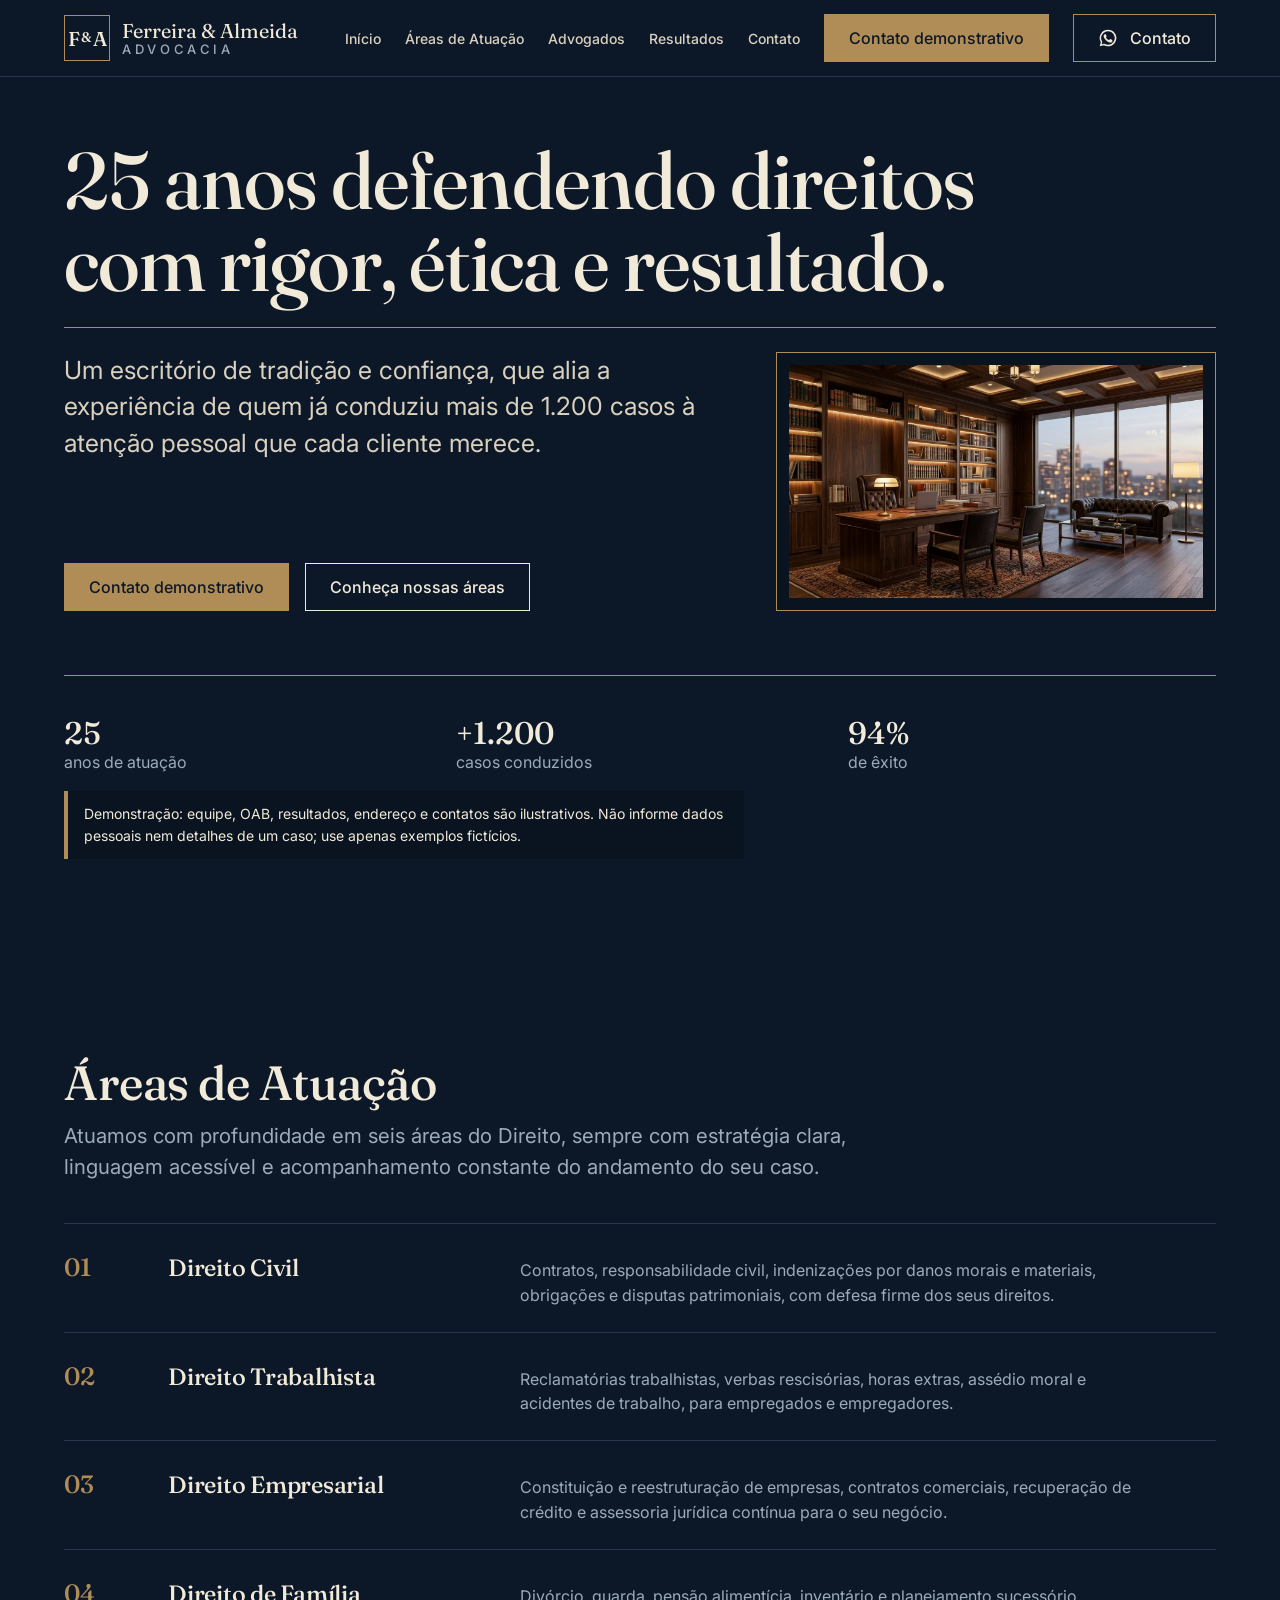
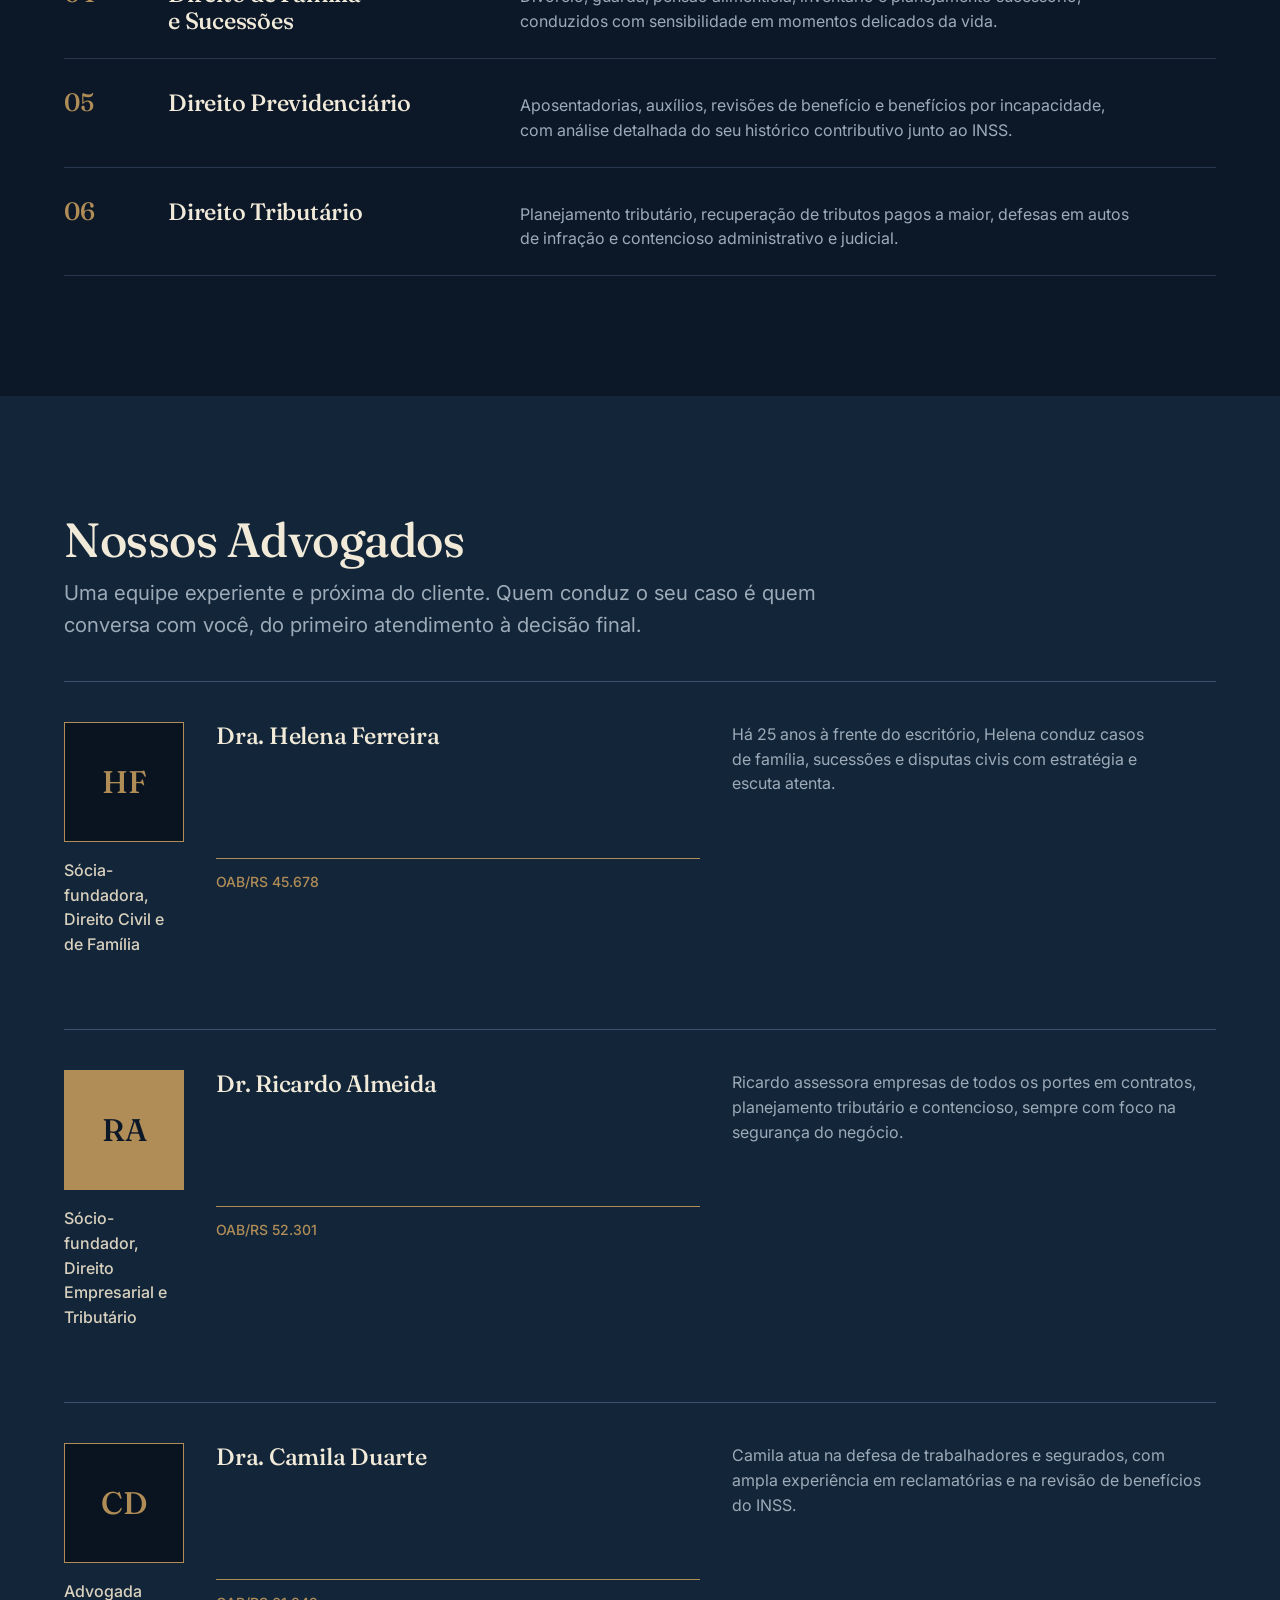
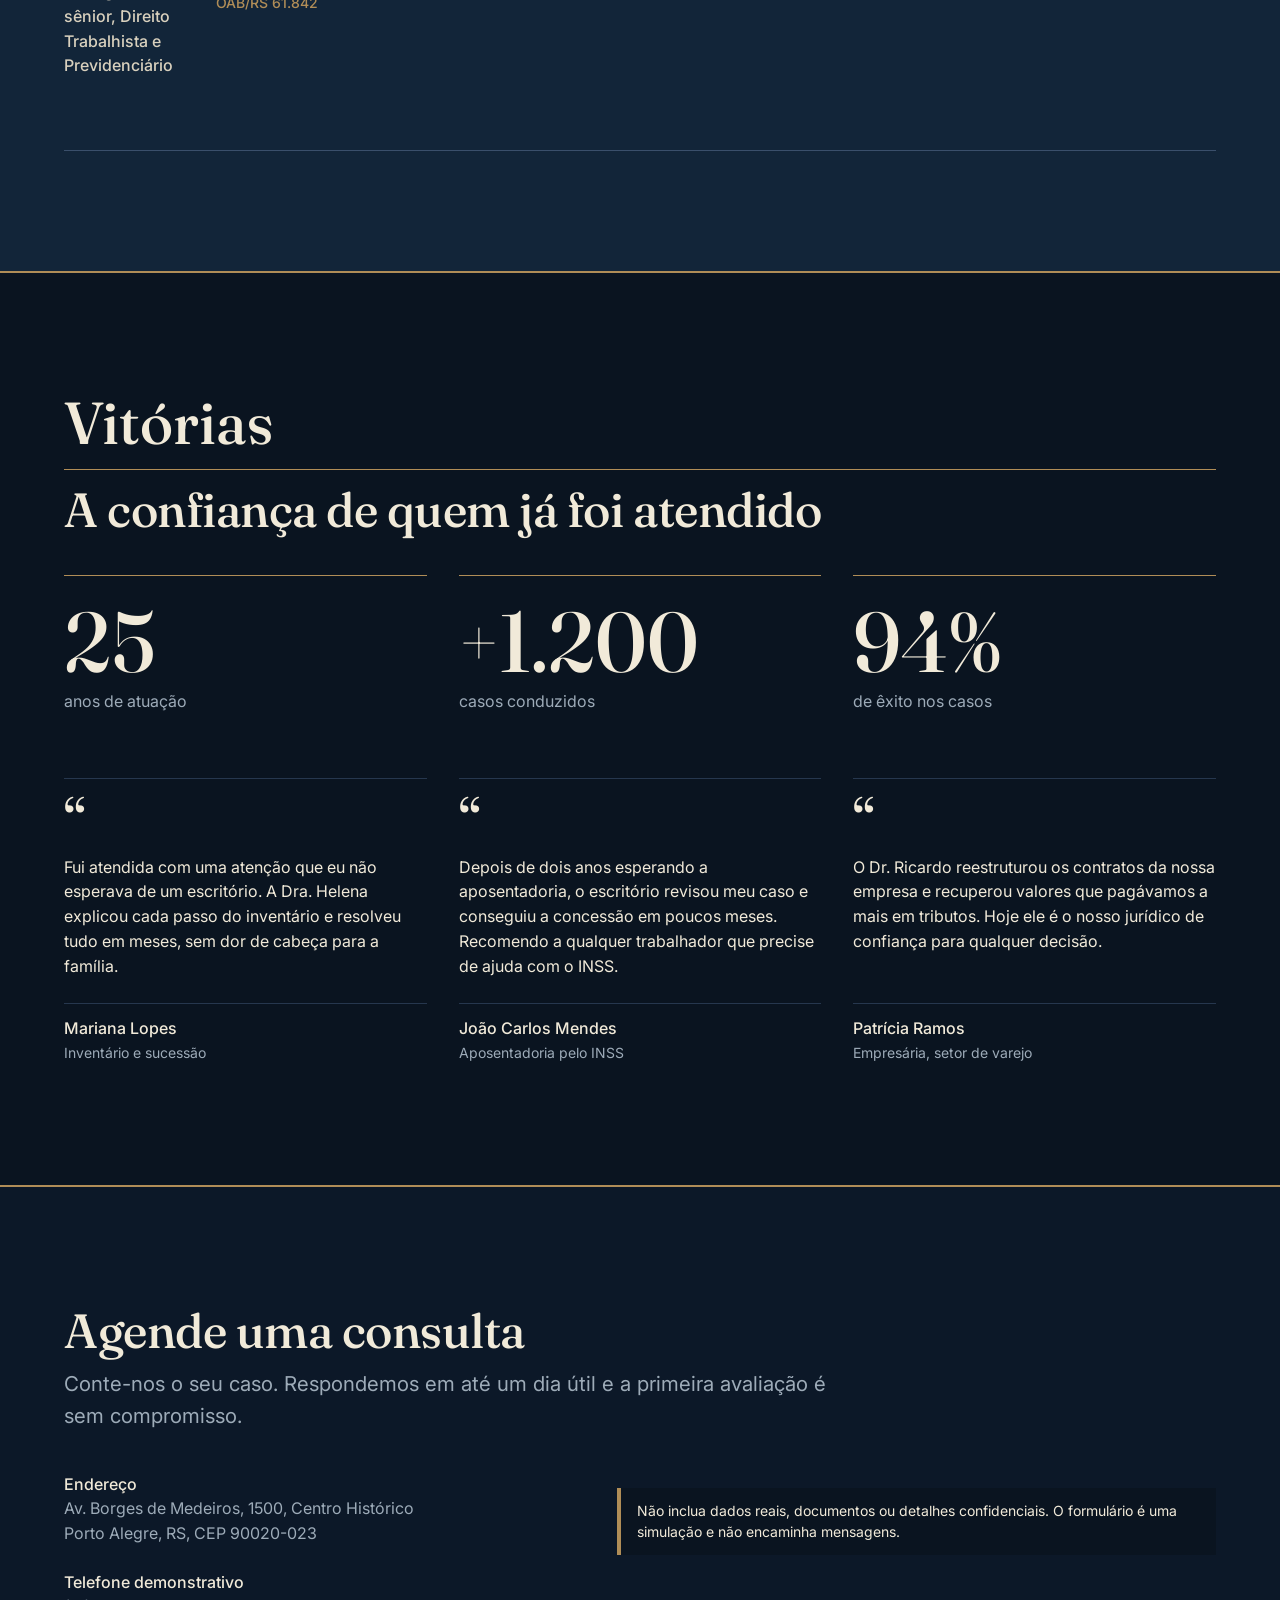
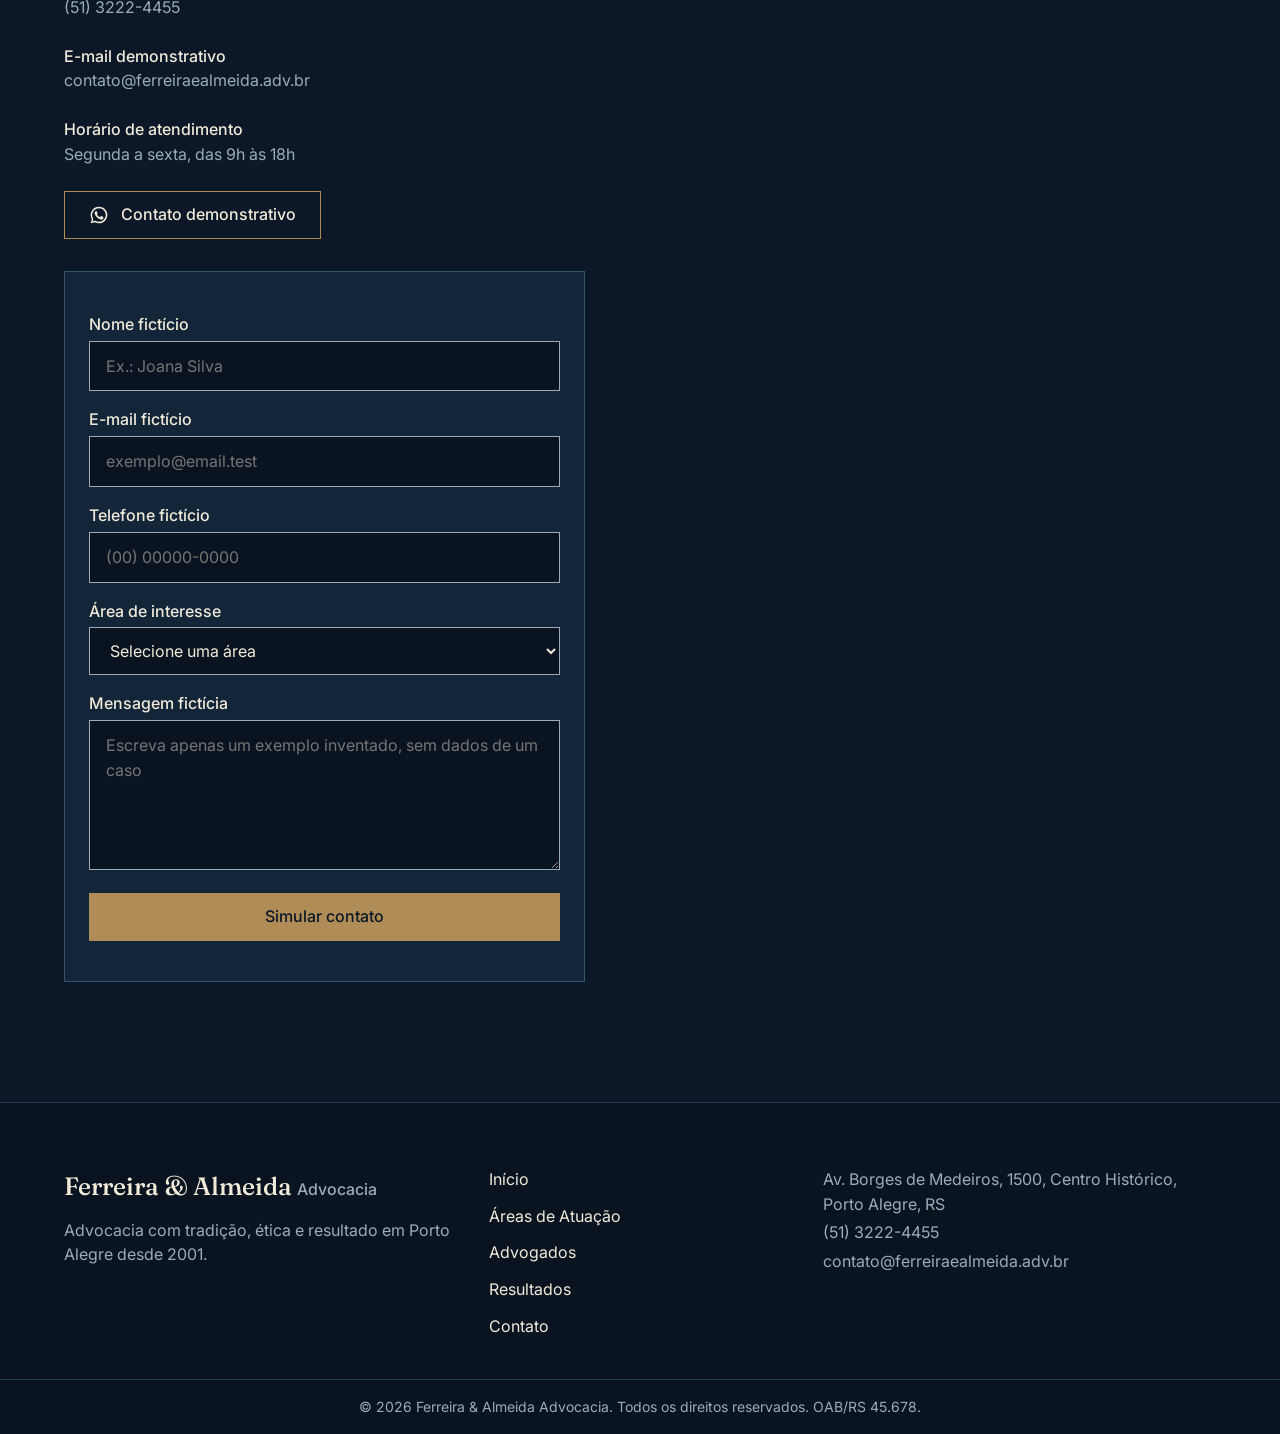
<file: advocacia/index.html>
<!DOCTYPE html>
<html lang="pt-BR">
<head>
  <meta charset="UTF-8">
  <meta name="viewport" content="width=device-width, initial-scale=1.0">
  <meta name="description" content="Demonstração de site jurídico com áreas de atuação e conteúdo ilustrativos. Não informe dados pessoais, documentos ou detalhes confidenciais.">
  <title>Ferreira &amp; Almeida Advocacia, demonstração de site jurídico</title>
  <link rel="preconnect" href="https://fonts.googleapis.com">
  <link rel="preconnect" href="https://fonts.gstatic.com" crossorigin>
  <link href="https://fonts.googleapis.com/css2?family=Fraunces:opsz,wght@9..144,500&family=Inter:wght@400;500&display=swap" rel="stylesheet">
  <link rel="stylesheet" href="tokens.css">
  <link rel="stylesheet" href="base.css">
  <link rel="stylesheet" href="style.css">
  <link rel="stylesheet" href="../demo.css">
</head>
<body>

  <!-- ============ HEADER ============ -->
  <header class="site-header" id="topo">
    <div class="container header-inner">
      <a href="#inicio" class="logo" aria-label="Ferreira e Almeida Advocacia — página inicial">
        <span class="logo-mark" aria-hidden="true">F<span class="logo-amp">&amp;</span>A</span>
        <span class="logo-text">
          <span class="logo-name">Ferreira &amp; Almeida</span>
          <span class="logo-sub">Advocacia</span>
        </span>
      </a>

      <button class="menu-toggle" id="menuToggle" aria-label="Abrir menu" aria-expanded="false" aria-controls="mainNav">
        <span></span><span></span><span></span>
      </button>

      <nav class="main-nav" id="mainNav" aria-label="Navegação principal">
        <ul>
          <li><a href="#inicio">Início</a></li>
          <li><a href="#areas">Áreas de Atuação</a></li>
          <li><a href="#advogados">Advogados</a></li>
          <li><a href="#resultados">Resultados</a></li>
          <li><a href="#contato">Contato</a></li>
        </ul>
        <a href="#contato" class="btn btn-gold btn-nav">Contato demonstrativo</a>
        <a href="#contato" class="btn btn-header-whatsapp" aria-label="Ir ao formulário demonstrativo">
          <svg viewBox="0 0 24 24" fill="currentColor" aria-hidden="true"><path d="M12 2a10 10 0 0 0-8.6 15.1L2 22l5.1-1.3A10 10 0 1 0 12 2zm0 18.2c-1.5 0-3-.4-4.3-1.2l-.3-.2-3 .8.8-2.9-.2-.3A8.2 8.2 0 1 1 12 20.2zm4.6-6.1c-.3-.1-1.5-.7-1.7-.8-.2-.1-.4-.1-.6.1-.2.3-.6.8-.8 1-.1.2-.3.2-.5.1a6.7 6.7 0 0 1-3.3-2.9c-.3-.4 0-.5.2-.8l.4-.5c.1-.2.1-.4 0-.5l-.8-1.9c-.2-.5-.4-.4-.6-.4h-.5c-.2 0-.5.1-.7.3-.2.3-.9.9-.9 2.2s.9 2.5 1.1 2.7c.1.2 1.9 2.9 4.5 4 .6.3 1.1.4 1.5.6.6.2 1.2.2 1.6.1.5-.1 1.5-.6 1.7-1.2.2-.6.2-1.1.2-1.2-.1-.1-.3-.2-.5-.3z"/></svg>
          <span class="btn-label">Contato</span>
        </a>
      </nav>
    </div>
  </header>

  <main>
    <!-- ============ HERO ============ -->
    <section class="hero" id="inicio">
      <div class="container hero-inner">
        <div class="hero-copy">
          <h1>25 anos defendendo direitos com rigor, ética e resultado.</h1>
          <p class="hero-sub">Um escritório de tradição e confiança, que alia a experiência de quem já conduziu mais de 1.200 casos à atenção pessoal que cada cliente merece.</p>
          <p class="demo-notice" role="note">Demonstração: equipe, OAB, resultados, endereço e contatos são ilustrativos. Não informe dados pessoais nem detalhes de um caso; use apenas exemplos fictícios.</p>
          <div class="hero-actions">
            <a href="#contato" class="btn btn-gold">Contato demonstrativo</a>
            <a href="#areas" class="btn btn-outline">Conheça nossas áreas</a>
          </div>
          <ul class="hero-trust">
            <li><strong>25</strong> anos de atuação</li>
            <li><strong>+1.200</strong> casos conduzidos</li>
            <li><strong>94%</strong> de êxito</li>
          </ul>
        </div>
        <figure class="hero-photo">
          <img src="images/advocacia-hero.jpg" alt="Ferreira e Almeida Advocacia, escritório em Porto Alegre" width="1376" height="768">
        </figure>
      </div>
    </section>

    <!-- ============ ÁREAS DE ATUAÇÃO ============ -->
    <section class="section areas" id="areas">
      <div class="container">
        <h2>Áreas de Atuação</h2>
        <p class="section-intro">Atuamos com profundidade em seis áreas do Direito, sempre com estratégia clara, linguagem acessível e acompanhamento constante do andamento do seu caso.</p>

        <div class="areas-grid">
          <article class="area-card">
            <div class="area-icon" aria-hidden="true">
              <svg viewBox="0 0 24 24" fill="none" stroke="currentColor" stroke-width="1.6" stroke-linecap="round" stroke-linejoin="round"><path d="M12 3v18"/><path d="M5 7h14"/><path d="M5 7l-2.5 6a3.5 3.5 0 0 0 5 0L5 7z"/><path d="M19 7l-2.5 6a3.5 3.5 0 0 0 5 0L19 7z"/><path d="M8 21h8"/></svg>
            </div>
            <h3>Direito Civil</h3>
            <p>Contratos, responsabilidade civil, indenizações por danos morais e materiais, obrigações e disputas patrimoniais, com defesa firme dos seus direitos.</p>
          </article>

          <article class="area-card">
            <div class="area-icon" aria-hidden="true">
              <svg viewBox="0 0 24 24" fill="none" stroke="currentColor" stroke-width="1.6" stroke-linecap="round" stroke-linejoin="round"><rect x="3" y="7" width="18" height="13" rx="2"/><path d="M8 7V5a2 2 0 0 1 2-2h4a2 2 0 0 1 2 2v2"/><path d="M3 12h18"/></svg>
            </div>
            <h3>Direito Trabalhista</h3>
            <p>Reclamatórias trabalhistas, verbas rescisórias, horas extras, assédio moral e acidentes de trabalho, para empregados e empregadores.</p>
          </article>

          <article class="area-card">
            <div class="area-icon" aria-hidden="true">
              <svg viewBox="0 0 24 24" fill="none" stroke="currentColor" stroke-width="1.6" stroke-linecap="round" stroke-linejoin="round"><path d="M3 21h18"/><path d="M5 21V8l7-5 7 5v13"/><path d="M9 21v-6h6v6"/><path d="M12 10v2"/></svg>
            </div>
            <h3>Direito Empresarial</h3>
            <p>Constituição e reestruturação de empresas, contratos comerciais, recuperação de crédito e assessoria jurídica contínua para o seu negócio.</p>
          </article>

          <article class="area-card">
            <div class="area-icon" aria-hidden="true">
              <svg viewBox="0 0 24 24" fill="none" stroke="currentColor" stroke-width="1.6" stroke-linecap="round" stroke-linejoin="round"><path d="M12 21s-7-4.6-9.5-9C.9 8.9 2.6 5 6 5c2 0 3.5 1.1 4.5 2.6L12 9l1.5-1.4C14.5 6.1 16 5 18 5c3.4 0 5.1 3.9 3.5 7-2.5 4.4-9.5 9-9.5 9z"/></svg>
            </div>
            <h3>Direito de Família e Sucessões</h3>
            <p>Divórcio, guarda, pensão alimentícia, inventário e planejamento sucessório, conduzidos com sensibilidade em momentos delicados da vida.</p>
          </article>

          <article class="area-card">
            <div class="area-icon" aria-hidden="true">
              <svg viewBox="0 0 24 24" fill="none" stroke="currentColor" stroke-width="1.6" stroke-linecap="round" stroke-linejoin="round"><circle cx="12" cy="12" r="9"/><path d="M12 7v10"/><path d="M9 9.5c0-1.4 1.3-2.5 3-2.5s3 1.1 3 2.5-1 2-3 2.5-3 1.1-3 2.5 1.3 2.5 3 2.5 3-1.1 3-2.5"/></svg>
            </div>
            <h3>Direito Previdenciário</h3>
            <p>Aposentadorias, auxílios, revisões de benefício e benefícios por incapacidade, com análise detalhada do seu histórico contributivo junto ao INSS.</p>
          </article>

          <article class="area-card">
            <div class="area-icon" aria-hidden="true">
              <svg viewBox="0 0 24 24" fill="none" stroke="currentColor" stroke-width="1.6" stroke-linecap="round" stroke-linejoin="round"><path d="M4 20h16"/><path d="M6 20v-9"/><path d="M10 20v-9"/><path d="M14 20v-9"/><path d="M18 20v-9"/><path d="M2 11h20"/><path d="M12 3l9 5H3l9-5z"/></svg>
            </div>
            <h3>Direito Tributário</h3>
            <p>Planejamento tributário, recuperação de tributos pagos a maior, defesas em autos de infração e contencioso administrativo e judicial.</p>
          </article>
        </div>
      </div>
    </section>

    <!-- ============ ADVOGADOS ============ -->
    <section class="section team" id="advogados">
      <div class="container">
        <h2>Nossos Advogados</h2>
        <p class="section-intro">Uma equipe experiente e próxima do cliente. Quem conduz o seu caso é quem conversa com você, do primeiro atendimento à decisão final.</p>

        <div class="team-grid">
          <article class="lawyer-card">
            <div class="lawyer-photo lawyer-photo-1" aria-hidden="true"><span>HF</span></div>
            <h3>Dra. Helena Ferreira</h3>
            <p class="lawyer-role">Sócia-fundadora, Direito Civil e de Família</p>
            <p class="lawyer-oab">OAB/RS 45.678</p>
            <p class="lawyer-bio">Há 25 anos à frente do escritório, Helena conduz casos de família, sucessões e disputas civis com estratégia e escuta atenta.</p>
          </article>

          <article class="lawyer-card">
            <div class="lawyer-photo lawyer-photo-2" aria-hidden="true"><span>RA</span></div>
            <h3>Dr. Ricardo Almeida</h3>
            <p class="lawyer-role">Sócio-fundador, Direito Empresarial e Tributário</p>
            <p class="lawyer-oab">OAB/RS 52.301</p>
            <p class="lawyer-bio">Ricardo assessora empresas de todos os portes em contratos, planejamento tributário e contencioso, sempre com foco na segurança do negócio.</p>
          </article>

          <article class="lawyer-card">
            <div class="lawyer-photo lawyer-photo-3" aria-hidden="true"><span>CD</span></div>
            <h3>Dra. Camila Duarte</h3>
            <p class="lawyer-role">Advogada sênior, Direito Trabalhista e Previdenciário</p>
            <p class="lawyer-oab">OAB/RS 61.842</p>
            <p class="lawyer-bio">Camila atua na defesa de trabalhadores e segurados, com ampla experiência em reclamatórias e na revisão de benefícios do INSS.</p>
          </article>
        </div>
      </div>
    </section>

    <!-- ============ RESULTADOS / DEPOIMENTOS ============ -->
    <section class="section results" id="resultados">
      <div class="container">
        <p class="results-display">Vitórias</p>
        <h2>A confiança de quem já foi atendido</h2>

        <div class="stats-row">
          <div class="stat">
            <span class="stat-number">25</span>
            <span class="stat-label">anos de atuação</span>
          </div>
          <div class="stat">
            <span class="stat-number">+1.200</span>
            <span class="stat-label">casos conduzidos</span>
          </div>
          <div class="stat">
            <span class="stat-number">94%</span>
            <span class="stat-label">de êxito nos casos</span>
          </div>
        </div>

        <div class="testimonials-grid">
          <figure class="testimonial">
            <span class="quote-mark" aria-hidden="true">&ldquo;</span>
            <blockquote>Fui atendida com uma atenção que eu não esperava de um escritório. A Dra. Helena explicou cada passo do inventário e resolveu tudo em meses, sem dor de cabeça para a família.</blockquote>
            <figcaption><strong>Mariana Lopes</strong><span>Inventário e sucessão</span></figcaption>
          </figure>

          <figure class="testimonial">
            <span class="quote-mark" aria-hidden="true">&ldquo;</span>
            <blockquote>Depois de dois anos esperando a aposentadoria, o escritório revisou meu caso e conseguiu a concessão em poucos meses. Recomendo a qualquer trabalhador que precise de ajuda com o INSS.</blockquote>
            <figcaption><strong>João Carlos Mendes</strong><span>Aposentadoria pelo INSS</span></figcaption>
          </figure>

          <figure class="testimonial">
            <span class="quote-mark" aria-hidden="true">&ldquo;</span>
            <blockquote>O Dr. Ricardo reestruturou os contratos da nossa empresa e recuperou valores que pagávamos a mais em tributos. Hoje ele é o nosso jurídico de confiança para qualquer decisão.</blockquote>
            <figcaption><strong>Patrícia Ramos</strong><span>Empresária, setor de varejo</span></figcaption>
          </figure>
        </div>
      </div>
    </section>

    <!-- ============ CONTATO ============ -->
    <section class="section contact" id="contato">
      <div class="container">
        <h2>Agende uma consulta</h2>
        <p class="section-intro">Conte-nos o seu caso. Respondemos em até um dia útil e a primeira avaliação é sem compromisso.</p>

        <div class="contact-grid">
          <div class="contact-info">
            <address>
              <p><strong>Endereço</strong><br>Av. Borges de Medeiros, 1500, Centro Histórico<br>Porto Alegre, RS, CEP 90020-023</p>
              <p><strong>Telefone demonstrativo</strong><br>(51) 3222-4455</p>
              <p><strong>E-mail demonstrativo</strong><br>contato@ferreiraealmeida.adv.br</p>
              <p><strong>Horário de atendimento</strong><br>Segunda a sexta, das 9h às 18h</p>
            </address>
            <a class="btn btn-whatsapp" href="#contato">
              <svg viewBox="0 0 24 24" fill="currentColor" aria-hidden="true"><path d="M12 2a10 10 0 0 0-8.6 15.1L2 22l5.1-1.3A10 10 0 1 0 12 2zm0 18.2c-1.5 0-3-.4-4.3-1.2l-.3-.2-3 .8.8-2.9-.2-.3A8.2 8.2 0 1 1 12 20.2zm4.6-6.1c-.3-.1-1.5-.7-1.7-.8-.2-.1-.4-.1-.6.1-.2.3-.6.8-.8 1-.1.2-.3.2-.5.1a6.7 6.7 0 0 1-3.3-2.9c-.3-.4 0-.5.2-.8l.4-.5c.1-.2.1-.4 0-.5l-.8-1.9c-.2-.5-.4-.4-.6-.4h-.5c-.2 0-.5.1-.7.3-.2.3-.9.9-.9 2.2s.9 2.5 1.1 2.7c.1.2 1.9 2.9 4.5 4 .6.3 1.1.4 1.5.6.6.2 1.2.2 1.6.1.5-.1 1.5-.6 1.7-1.2.2-.6.2-1.1.2-1.2-.1-.1-.3-.2-.5-.3z"/></svg>
              Contato demonstrativo
            </a>
          </div>

          <p class="demo-notice" role="note">Não inclua dados reais, documentos ou detalhes confidenciais. O formulário é uma simulação e não encaminha mensagens.</p>
          <form class="contact-form" id="contactForm" novalidate>
            <div class="form-row">
              <label for="nome">Nome fictício</label>
              <input type="text" id="nome" name="nome" placeholder="Ex.: Joana Silva" required>
            </div>
            <div class="form-row">
              <label for="email">E-mail fictício</label>
              <input type="email" id="email" name="email" placeholder="exemplo@email.test" required>
            </div>
            <div class="form-row">
              <label for="telefone">Telefone fictício</label>
              <input type="tel" id="telefone" name="telefone" placeholder="(00) 00000-0000" required>
            </div>
            <div class="form-row">
              <label for="area">Área de interesse</label>
              <select id="area" name="area" required>
                <option value="" selected disabled>Selecione uma área</option>
                <option>Direito Civil</option>
                <option>Direito Trabalhista</option>
                <option>Direito Empresarial</option>
                <option>Direito de Família e Sucessões</option>
                <option>Direito Previdenciário</option>
                <option>Direito Tributário</option>
                <option>Outro assunto</option>
              </select>
            </div>
            <div class="form-row">
              <label for="mensagem">Mensagem fictícia</label>
              <textarea id="mensagem" name="mensagem" rows="5" placeholder="Escreva apenas um exemplo inventado, sem dados de um caso" required></textarea>
            </div>
            <button type="submit" class="btn btn-gold btn-submit">Simular contato</button>
            <p class="form-success" id="formSuccess" role="status" hidden>
              Simulação concluída: nenhuma mensagem foi enviada ou encaminhada.
            </p>
          </form>
        </div>
      </div>
    </section>
  </main>

  <!-- ============ FOOTER ============ -->
  <footer class="site-footer">
    <div class="container footer-inner">
      <div class="footer-brand">
        <p class="footer-logo">Ferreira &amp; Almeida <span>Advocacia</span></p>
        <p>Advocacia com tradição, ética e resultado em Porto Alegre desde 2001.</p>
      </div>
      <nav class="footer-nav" aria-label="Links do rodapé">
        <a href="#inicio">Início</a>
        <a href="#areas">Áreas de Atuação</a>
        <a href="#advogados">Advogados</a>
        <a href="#resultados">Resultados</a>
        <a href="#contato">Contato</a>
      </nav>
      <div class="footer-contact">
        <p>Av. Borges de Medeiros, 1500, Centro Histórico, Porto Alegre, RS</p>
        <p>(51) 3222-4455</p>
        <p>contato@ferreiraealmeida.adv.br</p>
      </div>
    </div>
    <p class="footer-legal">&copy; 2026 Ferreira &amp; Almeida Advocacia. Todos os direitos reservados. OAB/RS 45.678.</p>
  </footer>

  <script src="script.js"></script>
</body>
</html>
</file>
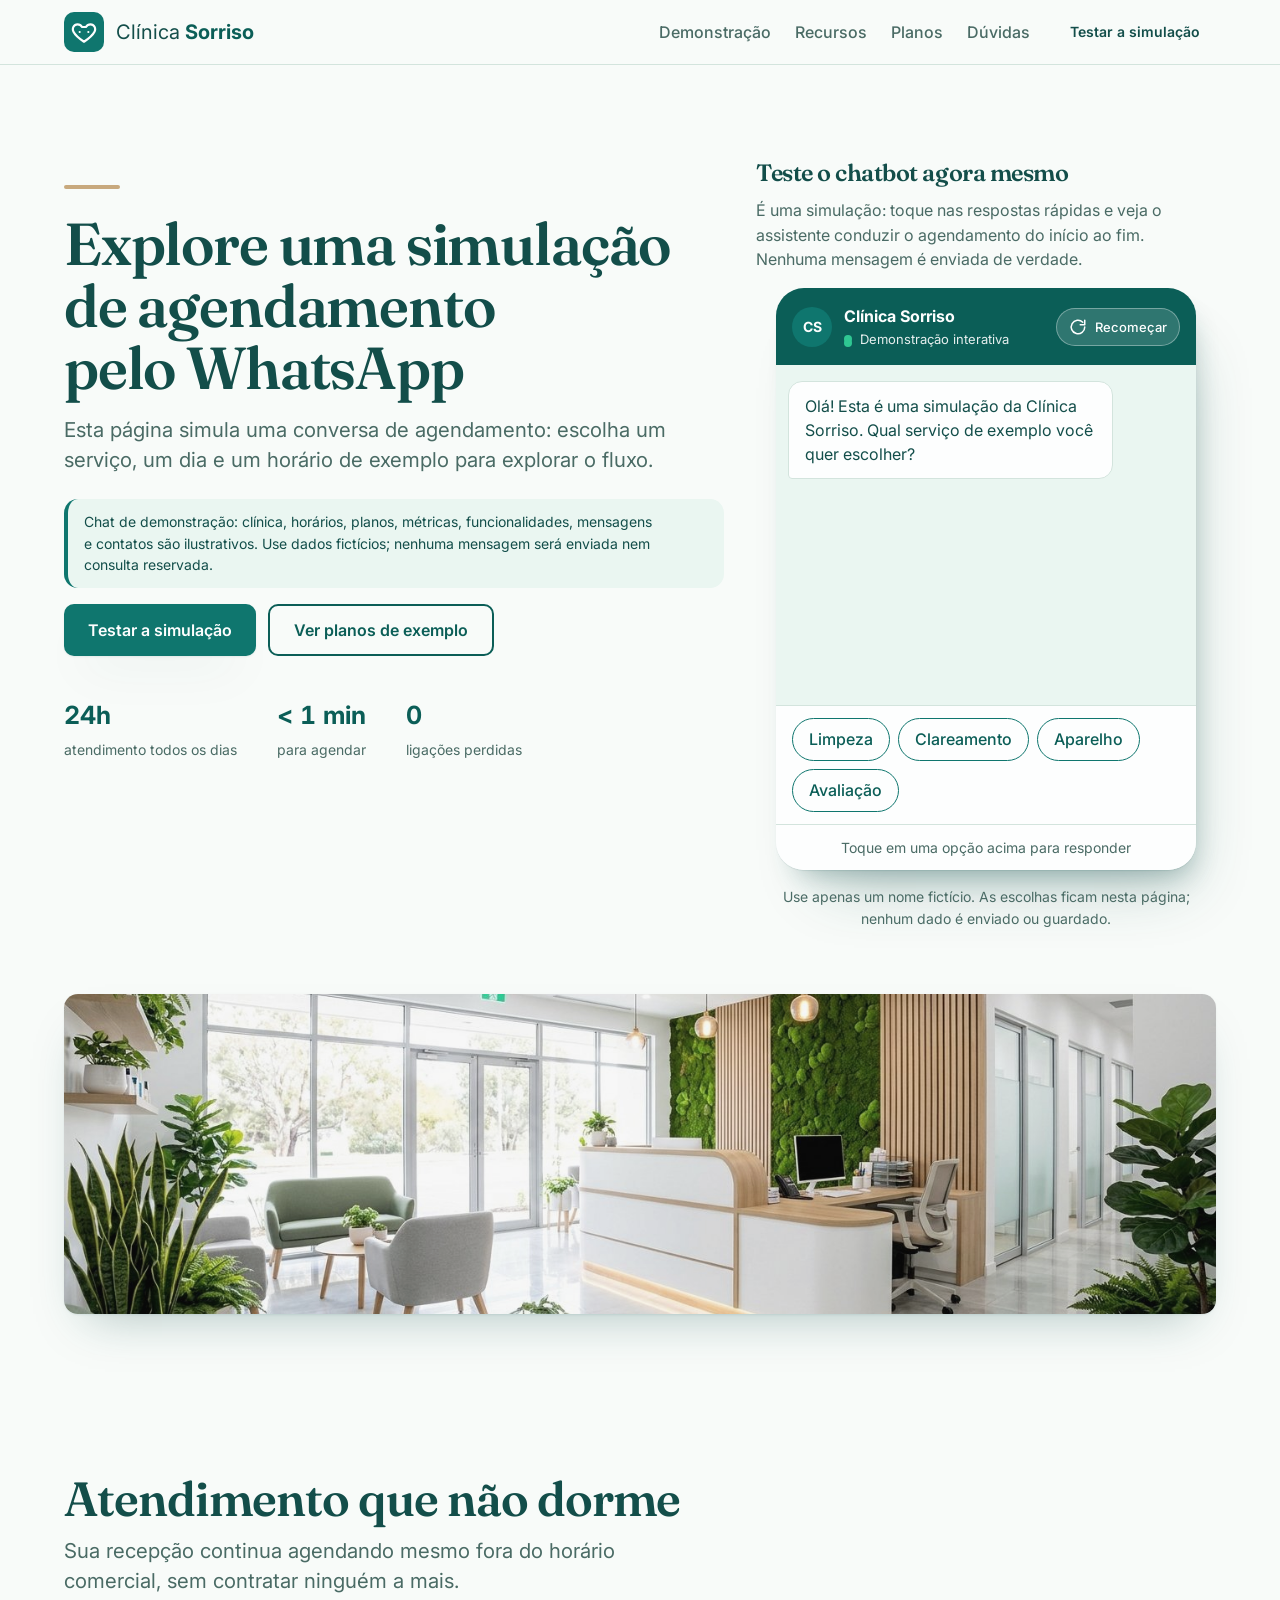
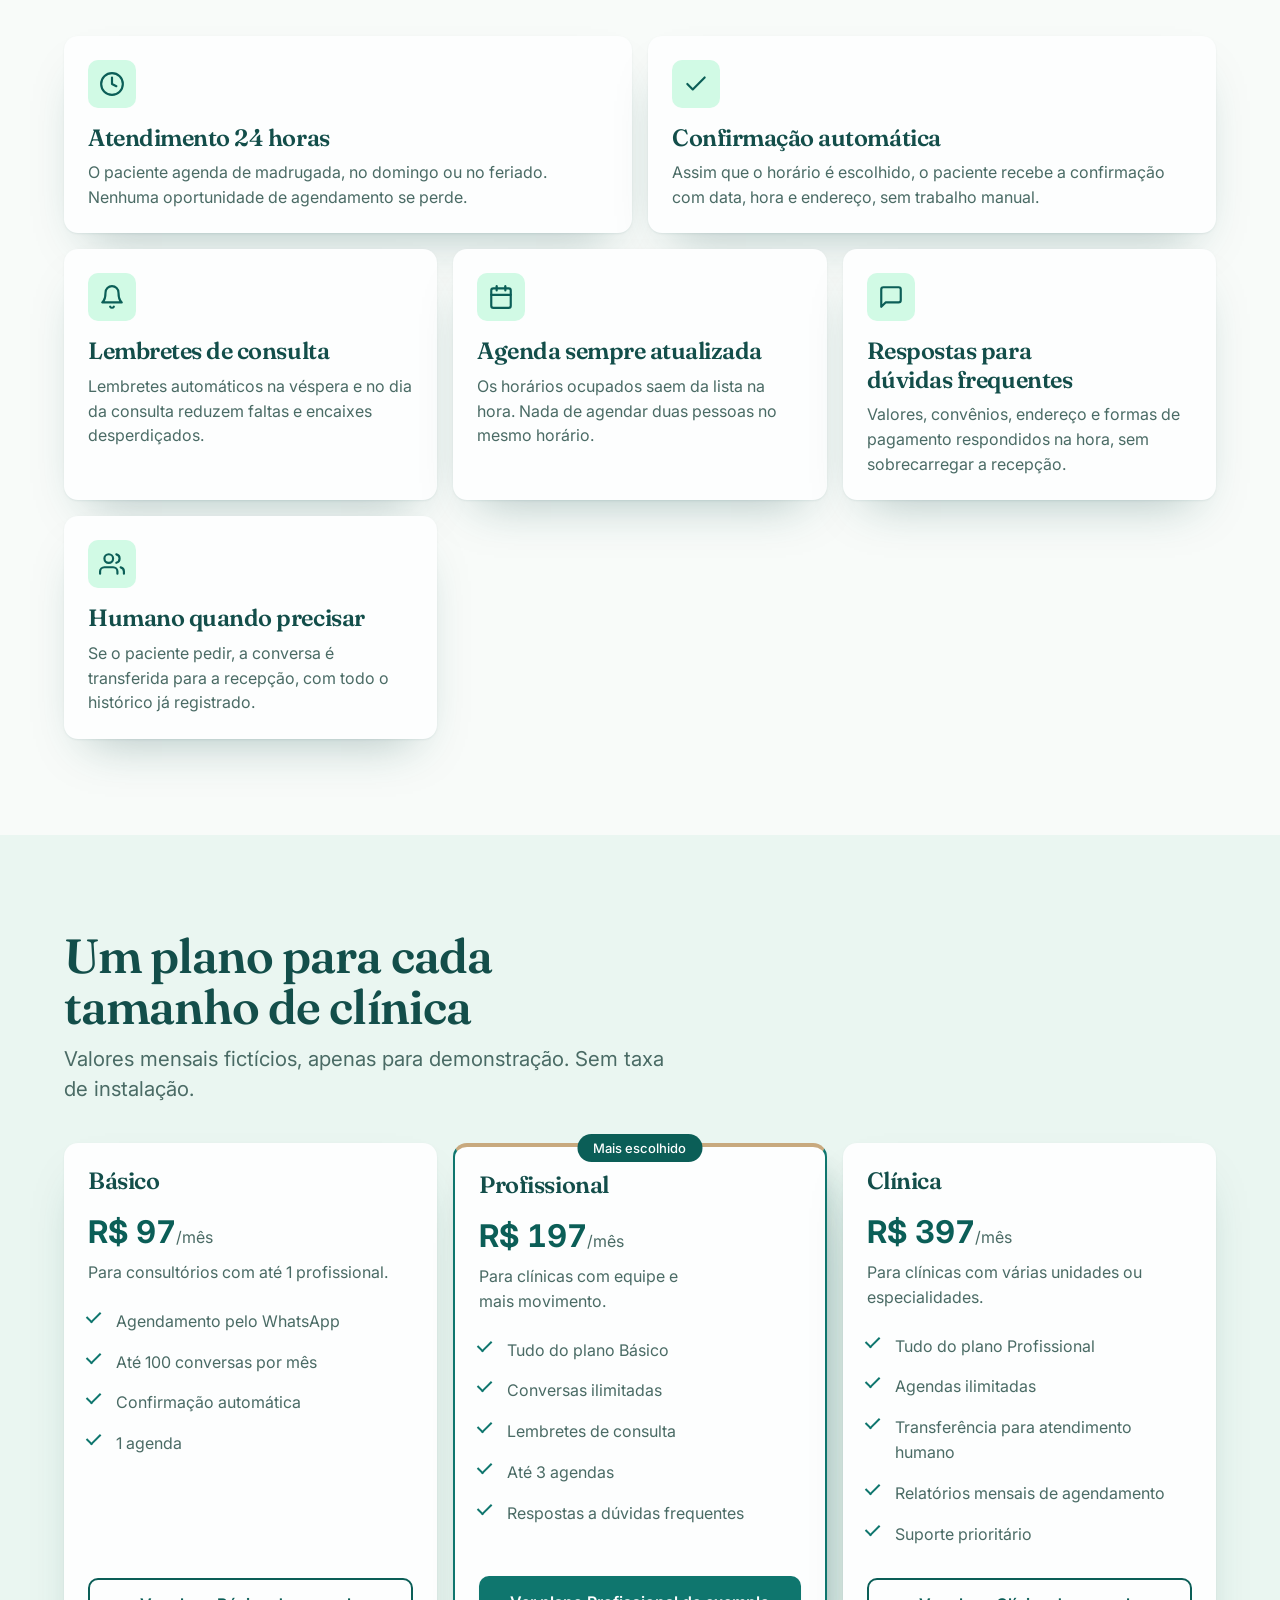
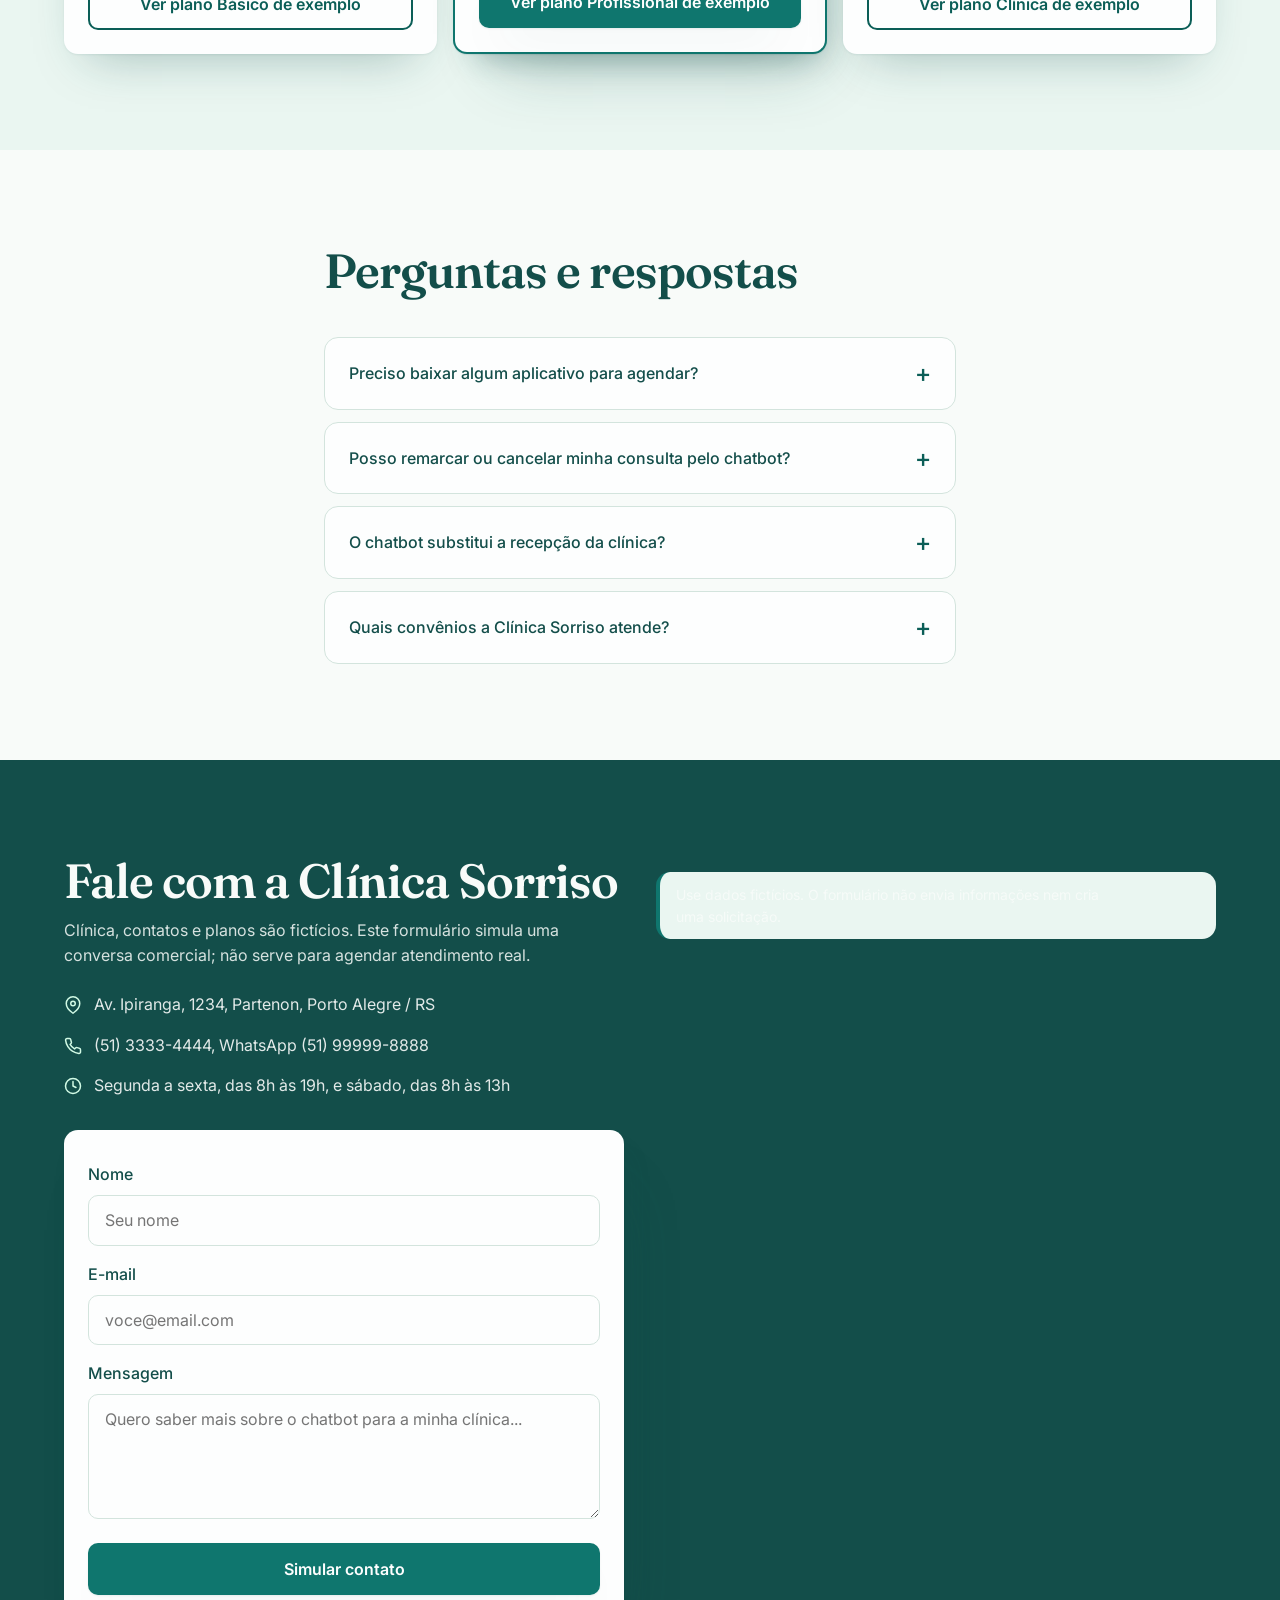
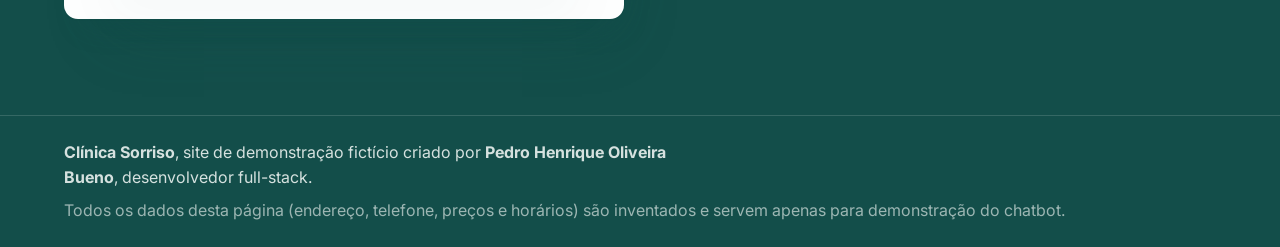
<file: chatbot/index.html>
<!DOCTYPE html>
<html lang="pt-BR">
<head>
<meta charset="UTF-8">
<meta name="viewport" content="width=device-width, initial-scale=1.0">
<title>Clínica Sorriso, chatbot demonstrativo</title>
<meta name="description" content="Demonstração de um chatbot de agendamento para a Clínica Sorriso. Explore o fluxo sem enviar mensagens nem reservar consultas.">
<link rel="preconnect" href="https://fonts.googleapis.com">
<link rel="preconnect" href="https://fonts.gstatic.com" crossorigin>
<link href="https://fonts.googleapis.com/css2?family=Fraunces:opsz,wght@9..144,600;9..144,700&family=Inter:wght@400;500;600;700&display=swap" rel="stylesheet">
<link rel="stylesheet" href="style.css">
<link rel="stylesheet" href="../demo.css">
</head>
<body>

<header class="site-header">
  <div class="container header-inner">
    <a class="brand" href="#">
      <span class="brand-mark" aria-hidden="true">
        <svg viewBox="0 0 24 24" width="26" height="26" fill="none" stroke="currentColor" stroke-width="2" stroke-linecap="round" stroke-linejoin="round" aria-hidden="true"><path d="M12 21s-7.5-4.9-9.7-9.2C.7 8.6 2.6 5 6 5c2 0 3.4 1.1 4.2 2.4h3.6C14.6 6.1 16 5 18 5c3.4 0 5.3 3.6 3.7 6.8C19.5 16.1 12 21 12 21z"/><path d="M8 12h.01M16 12h.01"/></svg>
      </span>
      <span class="brand-text">Clínica <strong>Sorriso</strong></span>
    </a>
    <nav class="main-nav" aria-label="Navegação principal">
      <a href="#demo">Demonstração</a>
      <a href="#recursos">Recursos</a>
      <a href="#planos">Planos</a>
      <a href="#faq">Dúvidas</a>
    </nav>
    <a class="btn btn-small" href="#demo">Testar a simulação</a>
  </div>
</header>

<main>
  <!-- HERO + DEMO: o chatbot é o elemento principal da página -->
  <section class="hero" id="demo">
    <div class="container hero-grid">
      <div class="hero-copy">
        <h1>Explore uma simulação de agendamento pelo WhatsApp</h1>
        <p class="hero-lead">Esta página simula uma conversa de agendamento: escolha um serviço, um dia e um horário de exemplo para explorar o fluxo.</p>
        <p class="demo-notice" role="note">Chat de demonstração: clínica, horários, planos, métricas, funcionalidades, mensagens e contatos são ilustrativos. Use dados fictícios; nenhuma mensagem será enviada nem consulta reservada.</p>
        <div class="hero-actions">
          <a class="btn btn-primary" href="#phone">Testar a simulação</a>
          <a class="btn btn-outline" href="#planos">Ver planos de exemplo</a>
        </div>
        <ul class="hero-stats">
          <li><strong>24h</strong><span>atendimento todos os dias</span></li>
          <li><strong>&lt; 1 min</strong><span>para agendar</span></li>
          <li><strong>0</strong><span>ligações perdidas</span></li>
        </ul>
      </div>
      <div class="hero-demo">
        <div class="section-head">
          <h2>Teste o chatbot agora mesmo</h2>
          <p>É uma simulação: toque nas respostas rápidas e veja o assistente conduzir o agendamento do início ao fim. Nenhuma mensagem é enviada de verdade.</p>
        </div>

        <div class="phone" id="phone">
          <div class="chat-header">
            <span class="avatar-sm">CS</span>
            <div class="chat-header-info">
              <strong>Clínica Sorriso</strong>
              <small id="chatStatus" aria-live="polite">Demonstração interativa</small>
            </div>
            <button class="restart-btn" id="restartBtn" type="button" title="Recomeçar a demonstração">
              <svg viewBox="0 0 24 24" width="18" height="18" fill="none" stroke="currentColor" stroke-width="2" stroke-linecap="round" stroke-linejoin="round" aria-hidden="true"><path d="M21 12a9 9 0 1 1-2.64-6.36"/><polyline points="21 3 21 9 15 9"/></svg>
              Recomeçar
            </button>
          </div>

          <div class="chat-body" id="chatBody" aria-live="polite"></div>

          <div class="quick-replies" id="quickReplies"></div>

          <div class="chat-input">
            <input type="text" id="nameInput" placeholder="Digite um nome fictício..." autocomplete="off" aria-label="Nome fictício para a simulação" hidden>
            <button type="button" id="sendNameBtn" hidden>Continuar simulação</button>
            <span class="input-hint" id="inputHint">Toque em uma opção acima para responder</span>
          </div>
        </div>

        <p class="demo-note">Use apenas um nome fictício. As escolhas ficam nesta página; nenhum dado é enviado ou guardado.</p>
      </div>
    </div>
    <div class="container">
      <figure class="hero-figure">
        <img src="images/chatbot-hero.jpg" alt="Demonstração do chatbot da Clínica Sorriso no WhatsApp" onerror="this.remove()">
      </figure>
    </div>
  </section>

  <!-- FEATURES -->
  <section id="recursos" class="features">
    <div class="container">
      <div class="section-head">
        <h2>Atendimento que não dorme</h2>
        <p>Sua recepção continua agendando mesmo fora do horário comercial, sem contratar ninguém a mais.</p>
      </div>
      <div class="features-grid">
        <article class="feature-card">
          <span class="feature-icon" aria-hidden="true">
            <svg viewBox="0 0 24 24" width="26" height="26" fill="none" stroke="currentColor" stroke-width="2" stroke-linecap="round" stroke-linejoin="round" aria-hidden="true"><circle cx="12" cy="12" r="10"/><polyline points="12 6 12 12 16 14"/></svg>
          </span>
          <h3>Atendimento 24 horas</h3>
          <p>O paciente agenda de madrugada, no domingo ou no feriado. Nenhuma oportunidade de agendamento se perde.</p>
        </article>
        <article class="feature-card">
          <span class="feature-icon" aria-hidden="true">
            <svg viewBox="0 0 24 24" width="26" height="26" fill="none" stroke="currentColor" stroke-width="2" stroke-linecap="round" stroke-linejoin="round" aria-hidden="true"><polyline points="20 6 9 17 4 12"/></svg>
          </span>
          <h3>Confirmação automática</h3>
          <p>Assim que o horário é escolhido, o paciente recebe a confirmação com data, hora e endereço, sem trabalho manual.</p>
        </article>
        <article class="feature-card">
          <span class="feature-icon" aria-hidden="true">
            <svg viewBox="0 0 24 24" width="26" height="26" fill="none" stroke="currentColor" stroke-width="2" stroke-linecap="round" stroke-linejoin="round" aria-hidden="true"><path d="M18 8a6 6 0 0 0-12 0c0 7-3 9-3 9h18s-3-2-3-9"/><path d="M13.7 21a2 2 0 0 1-3.4 0"/></svg>
          </span>
          <h3>Lembretes de consulta</h3>
          <p>Lembretes automáticos na véspera e no dia da consulta reduzem faltas e encaixes desperdiçados.</p>
        </article>
        <article class="feature-card">
          <span class="feature-icon" aria-hidden="true">
            <svg viewBox="0 0 24 24" width="26" height="26" fill="none" stroke="currentColor" stroke-width="2" stroke-linecap="round" stroke-linejoin="round" aria-hidden="true"><rect x="3" y="4" width="18" height="18" rx="2"/><line x1="16" y1="2" x2="16" y2="6"/><line x1="8" y1="2" x2="8" y2="6"/><line x1="3" y1="10" x2="21" y2="10"/></svg>
          </span>
          <h3>Agenda sempre atualizada</h3>
          <p>Os horários ocupados saem da lista na hora. Nada de agendar duas pessoas no mesmo horário.</p>
        </article>
        <article class="feature-card">
          <span class="feature-icon" aria-hidden="true">
            <svg viewBox="0 0 24 24" width="26" height="26" fill="none" stroke="currentColor" stroke-width="2" stroke-linecap="round" stroke-linejoin="round" aria-hidden="true"><path d="M21 15a2 2 0 0 1-2 2H7l-4 4V5a2 2 0 0 1 2-2h14a2 2 0 0 1 2 2z"/></svg>
          </span>
          <h3>Respostas para dúvidas frequentes</h3>
          <p>Valores, convênios, endereço e formas de pagamento respondidos na hora, sem sobrecarregar a recepção.</p>
        </article>
        <article class="feature-card">
          <span class="feature-icon" aria-hidden="true">
            <svg viewBox="0 0 24 24" width="26" height="26" fill="none" stroke="currentColor" stroke-width="2" stroke-linecap="round" stroke-linejoin="round" aria-hidden="true"><path d="M17 21v-2a4 4 0 0 0-4-4H5a4 4 0 0 0-4 4v2"/><circle cx="9" cy="7" r="4"/><path d="M23 21v-2a4 4 0 0 0-3-3.87"/><path d="M16 3.13a4 4 0 0 1 0 7.75"/></svg>
          </span>
          <h3>Humano quando precisar</h3>
          <p>Se o paciente pedir, a conversa é transferida para a recepção, com todo o histórico já registrado.</p>
        </article>
      </div>
    </div>
  </section>

  <!-- PRICING -->
  <section id="planos" class="pricing">
    <div class="container">
      <div class="section-head">
        <h2>Um plano para cada tamanho de clínica</h2>
        <p>Valores mensais fictícios, apenas para demonstração. Sem taxa de instalação.</p>
      </div>
      <div class="pricing-grid">
        <article class="plan-card">
          <h3>Básico</h3>
          <p class="plan-price">R$ 97<span>/mês</span></p>
          <p class="plan-desc">Para consultórios com até 1 profissional.</p>
          <ul>
            <li>Agendamento pelo WhatsApp</li>
            <li>Até 100 conversas por mês</li>
            <li>Confirmação automática</li>
            <li>1 agenda</li>
          </ul>
          <a class="btn btn-outline btn-block" href="#contato">Ver plano Básico de exemplo</a>
        </article>
        <article class="plan-card plan-featured">
          <span class="plan-badge">Mais escolhido</span>
          <h3>Profissional</h3>
          <p class="plan-price">R$ 197<span>/mês</span></p>
          <p class="plan-desc">Para clínicas com equipe e mais movimento.</p>
          <ul>
            <li>Tudo do plano Básico</li>
            <li>Conversas ilimitadas</li>
            <li>Lembretes de consulta</li>
            <li>Até 3 agendas</li>
            <li>Respostas a dúvidas frequentes</li>
          </ul>
          <a class="btn btn-primary btn-block" href="#contato">Ver plano Profissional de exemplo</a>
        </article>
        <article class="plan-card">
          <h3>Clínica</h3>
          <p class="plan-price">R$ 397<span>/mês</span></p>
          <p class="plan-desc">Para clínicas com várias unidades ou especialidades.</p>
          <ul>
            <li>Tudo do plano Profissional</li>
            <li>Agendas ilimitadas</li>
            <li>Transferência para atendimento humano</li>
            <li>Relatórios mensais de agendamento</li>
            <li>Suporte prioritário</li>
          </ul>
          <a class="btn btn-outline btn-block" href="#contato">Ver plano Clínica de exemplo</a>
        </article>
      </div>
    </div>
  </section>

  <!-- FAQ -->
  <section id="faq" class="faq">
    <div class="container container-narrow">
      <div class="section-head">
        <h2>Perguntas e respostas</h2>
      </div>
      <div class="faq-list">
        <details class="faq-item">
          <summary>Preciso baixar algum aplicativo para agendar?</summary>
          <p>Não. O agendamento acontece direto no WhatsApp que você já usa. Basta tocar nas opções da conversa e escolher o melhor horário.</p>
        </details>
        <details class="faq-item">
          <summary>Posso remarcar ou cancelar minha consulta pelo chatbot?</summary>
          <p>Sim. É só enviar uma mensagem pedindo para remarcar ou cancelar, e o assistente mostra os próximos horários disponíveis ou confirma o cancelamento na hora.</p>
        </details>
        <details class="faq-item">
          <summary>O chatbot substitui a recepção da clínica?</summary>
          <p>Não. Ele cuida das tarefas repetitivas, como agendar, confirmar e lembrar. Quando o paciente precisa de algo mais específico, a conversa passa para a recepção, com o histórico completo.</p>
        </details>
        <details class="faq-item">
          <summary>Quais convênios a Clínica Sorriso atende?</summary>
          <p>Atendemos os principais convênios odontológicos da região e também pacientes particulares. Para confirmar a cobertura do seu plano, pergunte ao assistente ou fale com a recepção.</p>
        </details>
      </div>
    </div>
  </section>

  <!-- CONTACT / FOOTER -->
  <section id="contato" class="contact">
    <div class="container">
      <div class="contact-grid">
        <div>
          <h2>Fale com a Clínica Sorriso</h2>
          <p>Clínica, contatos e planos são fictícios. Este formulário simula uma conversa comercial; não serve para agendar atendimento real.</p>
          <ul class="contact-list">
            <li>
              <svg viewBox="0 0 24 24" width="18" height="18" fill="none" stroke="currentColor" stroke-width="2" stroke-linecap="round" stroke-linejoin="round" aria-hidden="true"><path d="M21 10c0 7-9 13-9 13S3 17 3 10a9 9 0 0 1 18 0z"/><circle cx="12" cy="10" r="3"/></svg>
              Av. Ipiranga, 1234, Partenon, Porto Alegre / RS
            </li>
            <li>
              <svg viewBox="0 0 24 24" width="18" height="18" fill="none" stroke="currentColor" stroke-width="2" stroke-linecap="round" stroke-linejoin="round" aria-hidden="true"><path d="M22 16.92v3a2 2 0 0 1-2.18 2 19.79 19.79 0 0 1-8.63-3.07 19.5 19.5 0 0 1-6-6 19.79 19.79 0 0 1-3.07-8.67A2 2 0 0 1 4.11 2h3a2 2 0 0 1 2 1.72c.13.96.36 1.9.7 2.81a2 2 0 0 1-.45 2.11L8.09 9.91a16 16 0 0 0 6 6l1.27-1.27a2 2 0 0 1 2.11-.45c.91.34 1.85.57 2.81.7A2 2 0 0 1 22 16.92z"/></svg>
              (51) 3333-4444, WhatsApp (51) 99999-8888
            </li>
            <li>
              <svg viewBox="0 0 24 24" width="18" height="18" fill="none" stroke="currentColor" stroke-width="2" stroke-linecap="round" stroke-linejoin="round" aria-hidden="true"><circle cx="12" cy="12" r="10"/><polyline points="12 6 12 12 16 14"/></svg>
              Segunda a sexta, das 8h às 19h, e sábado, das 8h às 13h
            </li>
          </ul>
        </div>
        <p class="demo-notice" role="note">Use dados fictícios. O formulário não envia informações nem cria uma solicitação.</p>
        <form class="contact-form" id="contactForm">
          <label for="cName">Nome</label>
          <input type="text" id="cName" name="name" placeholder="Seu nome" required>
          <label for="cEmail">E-mail</label>
          <input type="email" id="cEmail" name="email" placeholder="voce@email.com" required>
          <label for="cMsg">Mensagem</label>
          <textarea id="cMsg" name="message" rows="4" placeholder="Quero saber mais sobre o chatbot para a minha clínica..." required></textarea>
          <button class="btn btn-primary btn-block" type="submit">Simular contato</button>
          <p class="form-success" id="formSuccess" role="status" aria-live="polite" hidden>Simulação concluída: nenhuma mensagem foi enviada e ninguém será contatado.</p>
        </form>
      </div>
    </div>
  </section>
</main>

<footer class="site-footer">
  <div class="container footer-inner">
    <p><strong>Clínica Sorriso</strong>, site de demonstração fictício criado por <strong>Pedro Henrique Oliveira Bueno</strong>, desenvolvedor full-stack.</p>
    <p class="footer-note">Todos os dados desta página (endereço, telefone, preços e horários) são inventados e servem apenas para demonstração do chatbot.</p>
  </div>
</footer>

<script src="script.js"></script>
</body>
</html>
</file>
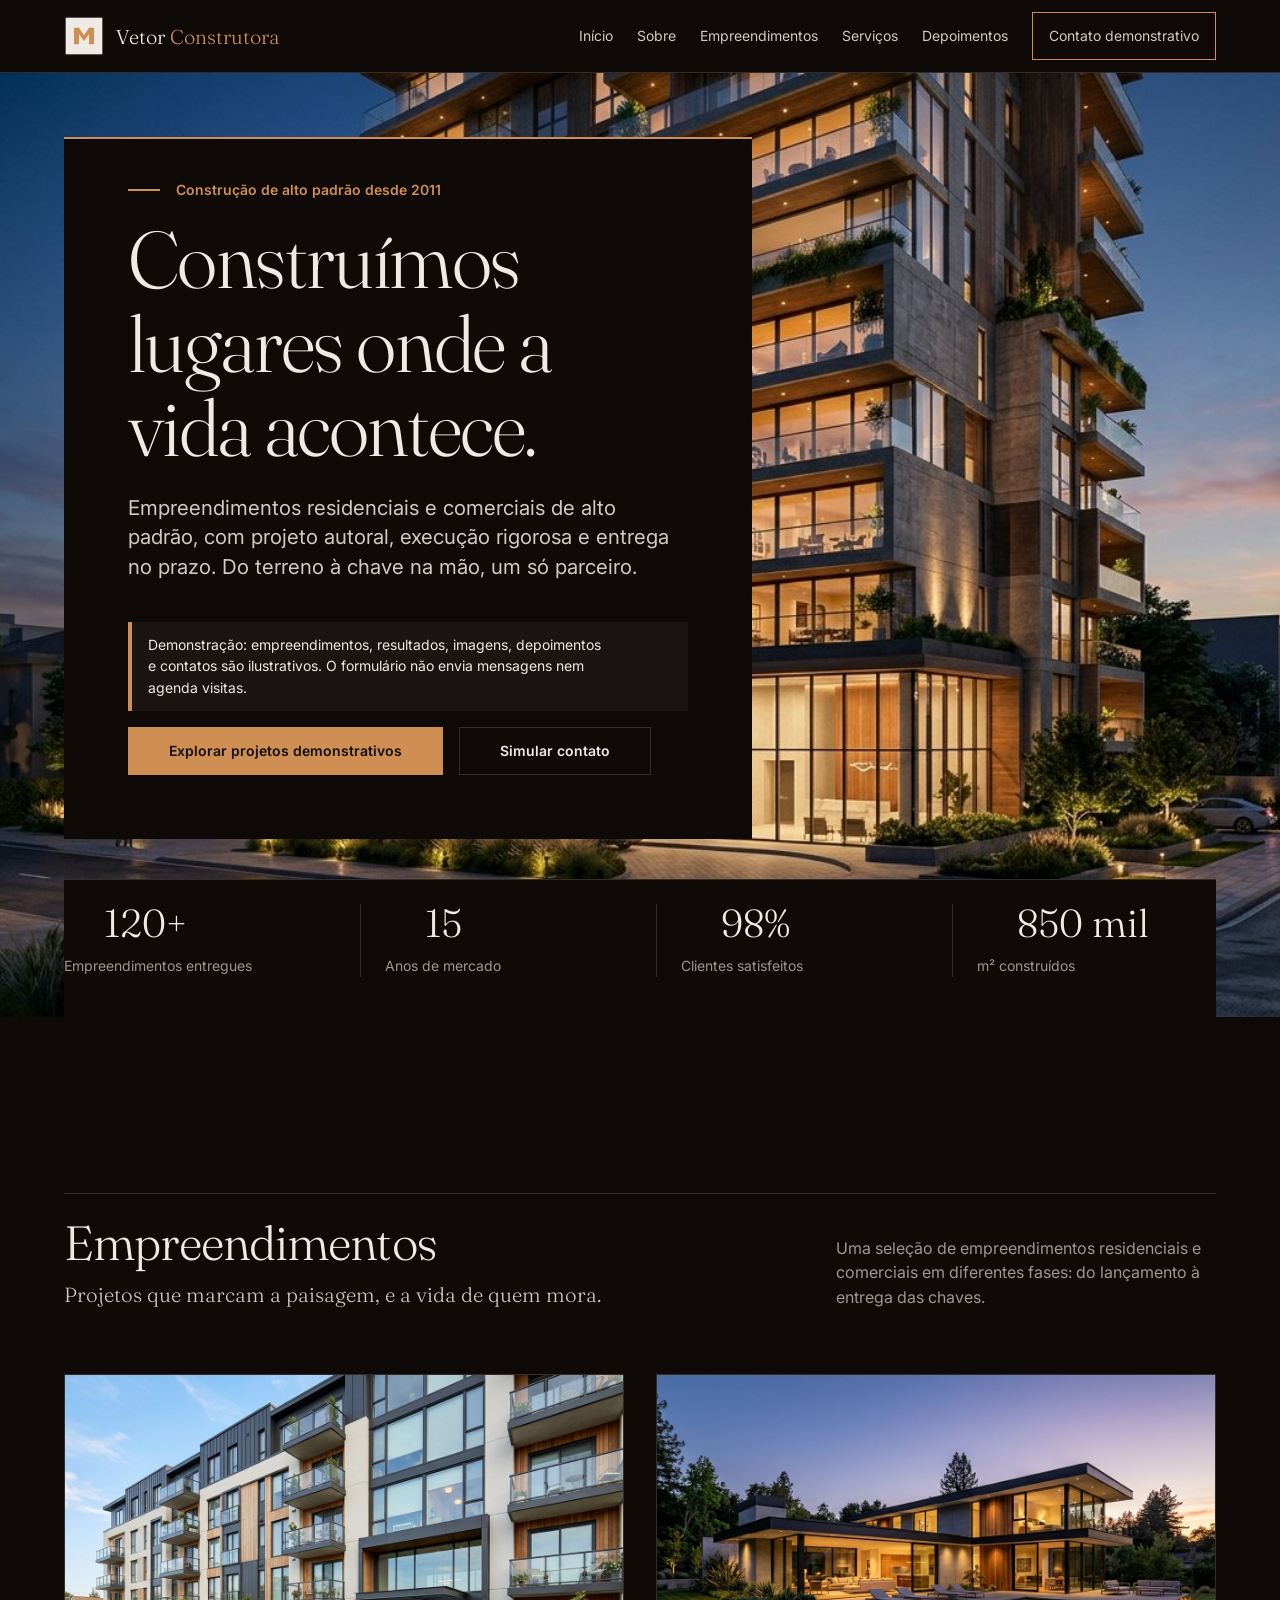
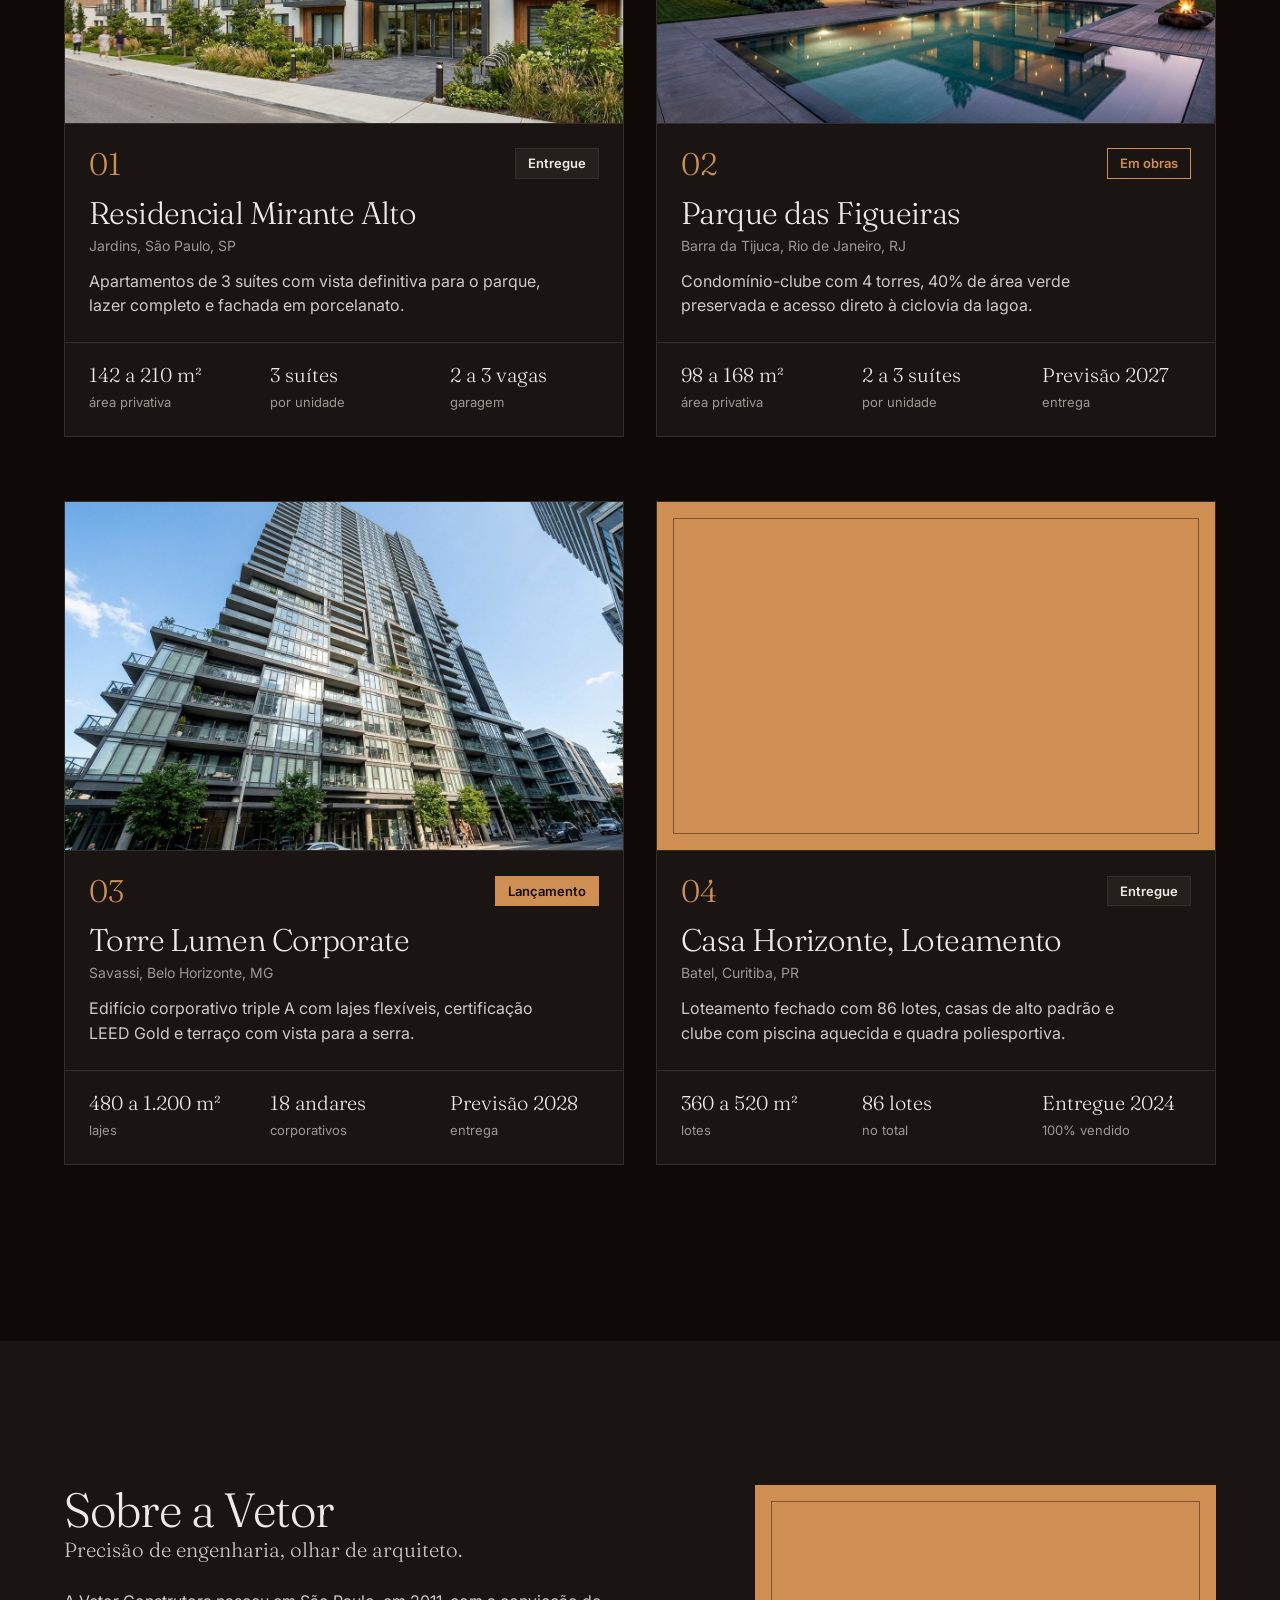
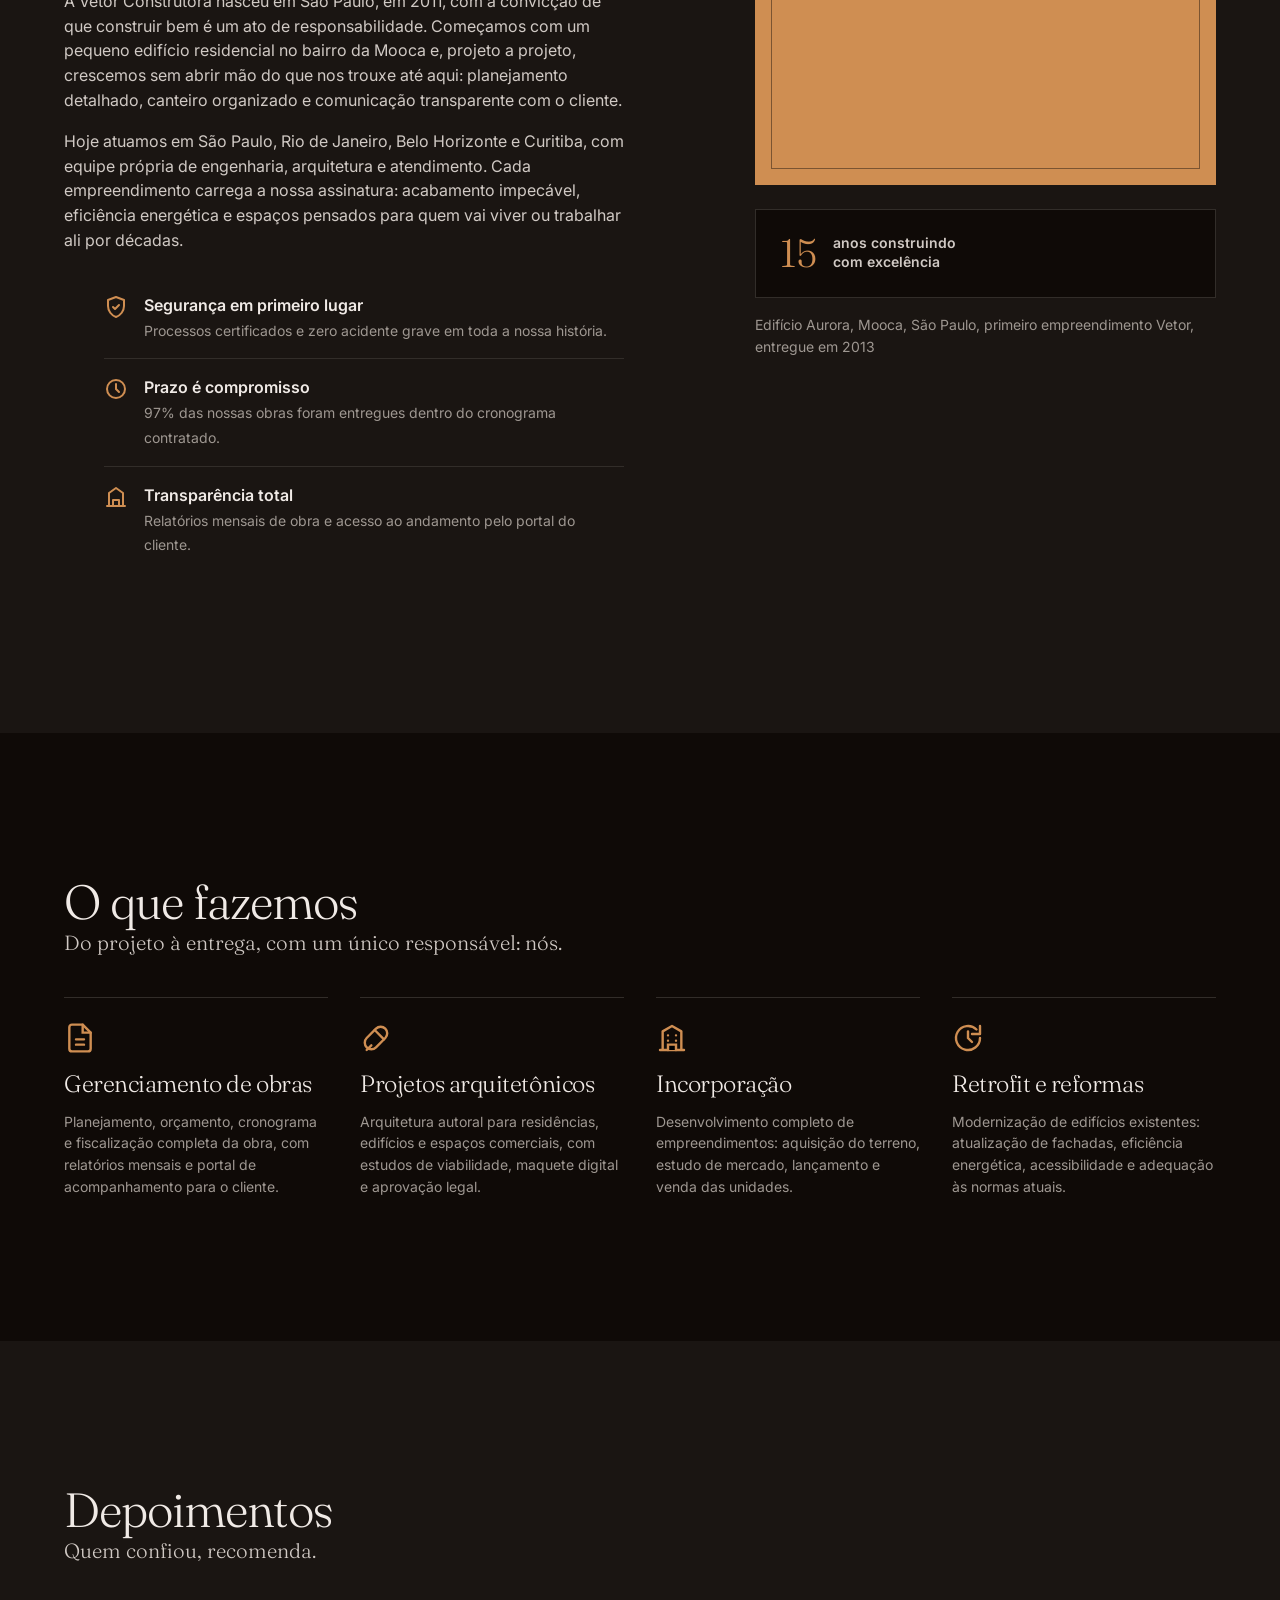
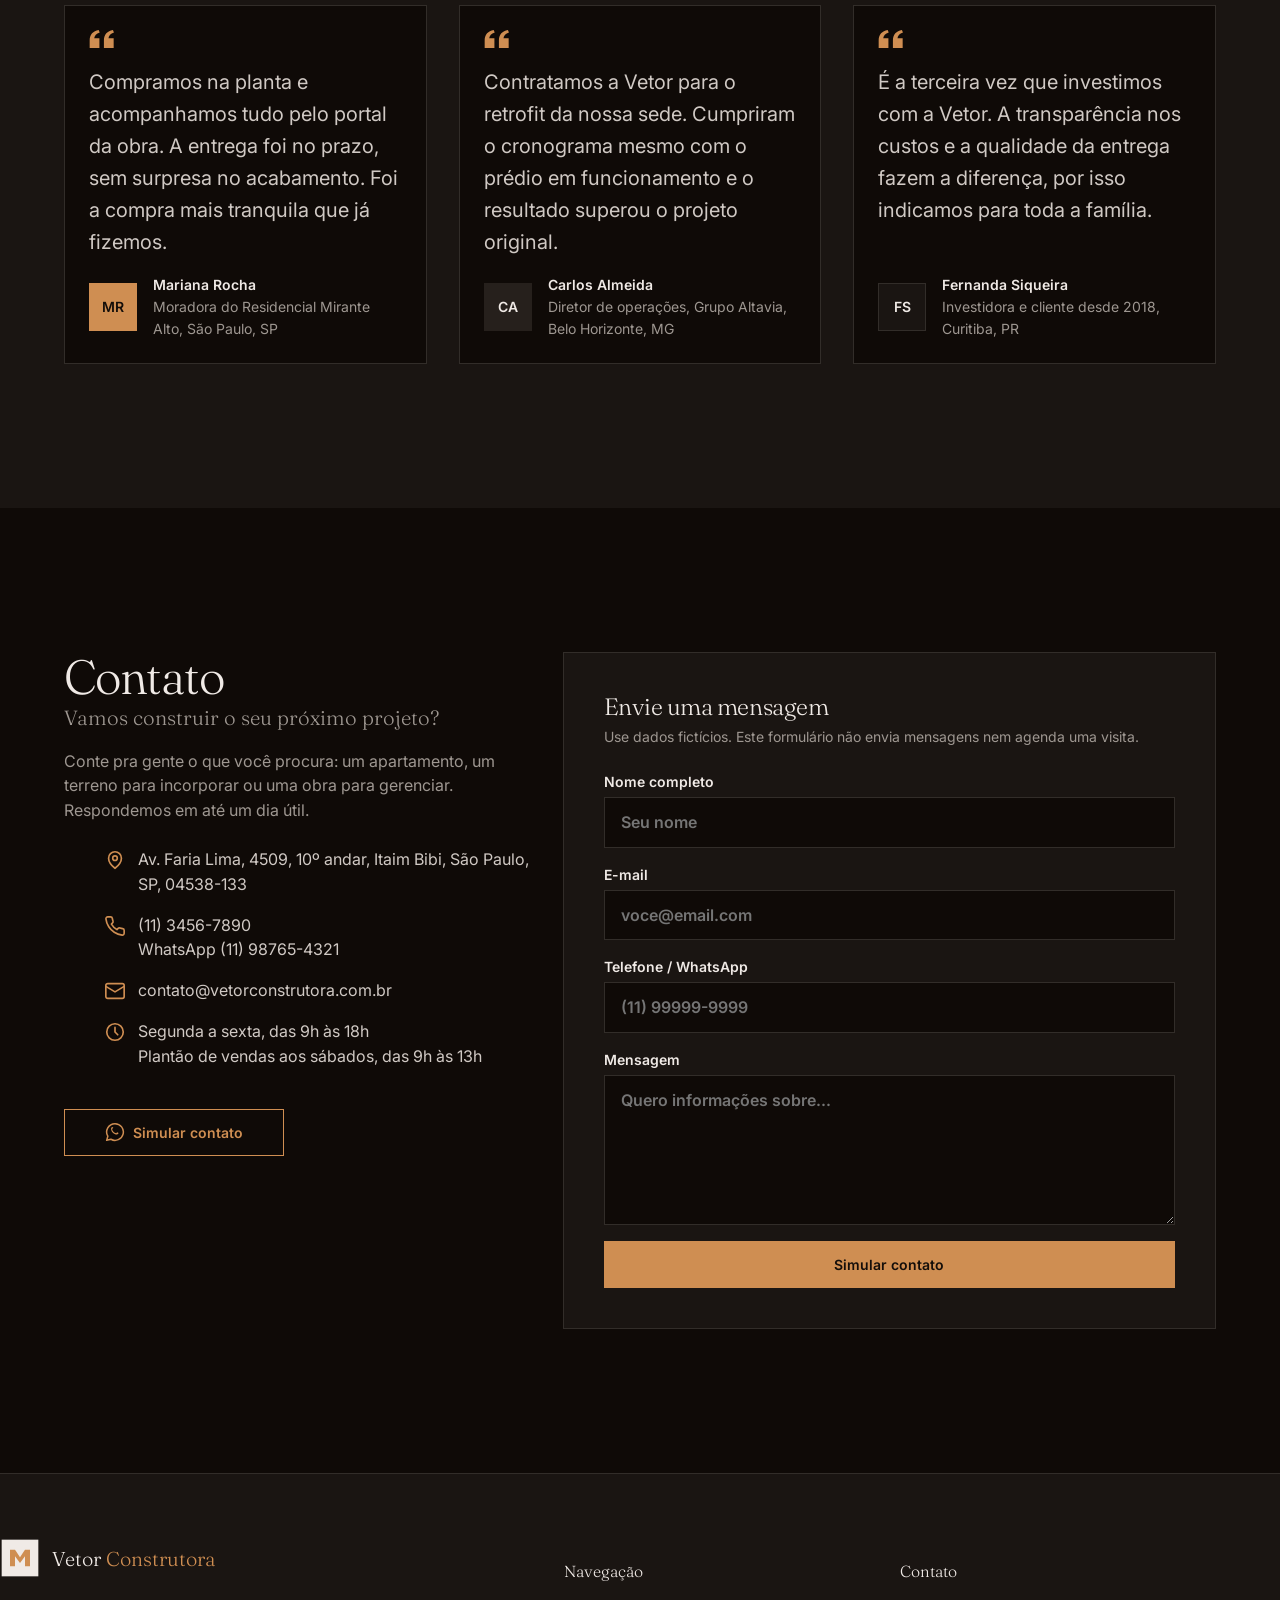
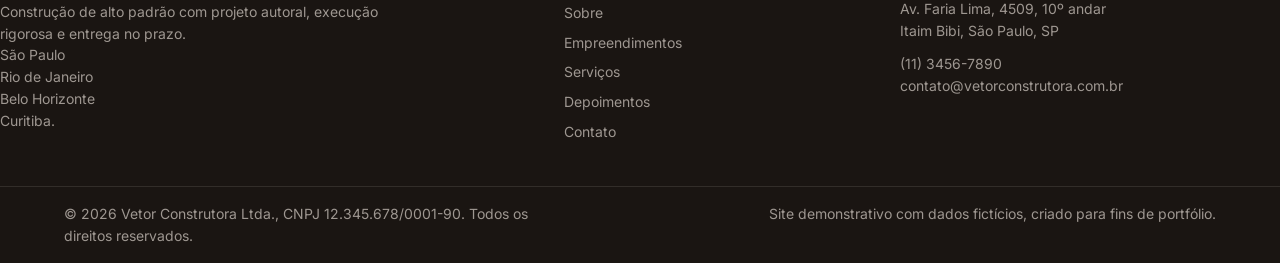
<file: construtora/index.html>
<!DOCTYPE html>
<html lang="pt-BR">
<head>
  <meta charset="UTF-8">
  <meta name="viewport" content="width=device-width, initial-scale=1.0">
  <meta name="description" content="Demonstração de site institucional para construtora. Empreendimentos, resultados, imagens, depoimentos e contatos são ilustrativos.">
  <meta property="og:title" content="Vetor Construtora — demonstração de site">
  <meta property="og:description" content="Demonstração de site de construtora com empreendimentos, serviços e conteúdo ilustrativos.">
  <meta property="og:type" content="website">
  <meta property="og:locale" content="pt_BR">
  <title>Vetor Construtora, demonstração de site</title>
  <link rel="preconnect" href="https://fonts.googleapis.com">
  <link rel="preconnect" href="https://fonts.gstatic.com" crossorigin>
  <link href="https://fonts.googleapis.com/css2?family=Fraunces:opsz,wght@9..144,300&family=Inter:wght@400;600&display=swap" rel="stylesheet">
  <link rel="stylesheet" href="tokens.css">
  <link rel="stylesheet" href="base.css">
  <link rel="stylesheet" href="style.css">
  <link rel="stylesheet" href="../demo.css">
</head>
<body>
  <header class="site-header" id="topo">
    <div class="container header-inner">
      <a href="#inicio" class="logo" aria-label="Vetor Construtora — voltar ao início">
        <svg class="logo-mark" viewBox="0 0 48 48" aria-hidden="true">
          <rect x="2" y="2" width="44" height="44" fill="currentColor"/>
          <path d="M12 34V14h6l6 9 6-9h6v20h-6V22l-6 8-6-8v12z" style="fill: var(--color-accent)"/>
        </svg>
        <span class="logo-text">Vetor <em>Construtora</em></span>
      </a>
      <button class="menu-toggle" id="menu-toggle" aria-expanded="false" aria-controls="main-nav" aria-label="Abrir menu">
        <span></span><span></span><span></span>
      </button>
      <nav class="main-nav" id="main-nav" aria-label="Navegação principal">
        <a href="#inicio">Início</a>
        <a href="#sobre">Sobre</a>
        <a href="#empreendimentos">Empreendimentos</a>
        <a href="#servicos">Serviços</a>
        <a href="#depoimentos">Depoimentos</a>
        <a href="#contato" class="nav-cta">Contato demonstrativo</a>
      </nav>
    </div>
  </header>

  <main>
    <!-- HERO -->
    <section class="hero" id="inicio">
      <div class="container hero-grid">
        <div class="hero-inner">
          <p class="hero-note">Construção de alto padrão desde 2011</p>
          <h1>Construímos lugares onde a vida acontece.</h1>
          <p class="hero-sub">Empreendimentos residenciais e comerciais de alto padrão, com projeto autoral, execução rigorosa e entrega no prazo. Do terreno à chave na mão, um só parceiro.</p>
          <p class="demo-notice" role="note">Demonstração: empreendimentos, resultados, imagens, depoimentos e contatos são ilustrativos. O formulário não envia mensagens nem agenda visitas.</p>
          <div class="hero-actions">
            <a href="#empreendimentos" class="btn btn-primary">Explorar projetos demonstrativos</a>
            <a href="#contato" class="btn btn-outline">Simular contato</a>
          </div>
        </div>
        <figure class="hero-photo" data-slot="construtora-hero">
          <img src="images/construtora-hero.jpg" alt="Empreendimento residencial de alto padrão da Vetor Construtora">
        </figure>
        <dl class="hero-stats">
          <div class="stat">
            <dt>Empreendimentos entregues</dt>
            <dd><strong>120+</strong></dd>
          </div>
          <div class="stat">
            <dt>Anos de mercado</dt>
            <dd><strong>15</strong></dd>
          </div>
          <div class="stat">
            <dt>Clientes satisfeitos</dt>
            <dd><strong>98%</strong></dd>
          </div>
          <div class="stat">
            <dt>m² construídos</dt>
            <dd><strong>850 mil</strong></dd>
          </div>
        </dl>
      </div>
    </section>

    <!-- EMPREENDIMENTOS -->
    <section class="section projects" id="empreendimentos">
      <div class="container">
        <div class="section-head">
          <div>
            <h2>Empreendimentos</h2>
            <p class="lead">Projetos que marcam a paisagem, e a vida de quem mora.</p>
          </div>
          <p class="section-head-text">Uma seleção de empreendimentos residenciais e comerciais em diferentes fases: do lançamento à entrega das chaves.</p>
        </div>
        <div class="project-grid">
          <article class="project-card">
            <span class="project-number" aria-hidden="true">01</span>
            <div class="project-thumb" data-slot="empreendimento-1">
              <img src="images/empreendimento-1.jpg" alt="Residencial Mirante Alto, Jardins, São Paulo">
            </div>
            <span class="badge badge-delivered">Entregue</span>
            <h3>Residencial Mirante Alto</h3>
            <p class="project-city">Jardins, São Paulo, SP</p>
            <p class="project-desc">Apartamentos de 3 suítes com vista definitiva para o parque, lazer completo e fachada em porcelanato.</p>
            <ul class="project-meta">
              <li><strong>142 a 210 m²</strong><span>área privativa</span></li>
              <li><strong>3 suítes</strong><span>por unidade</span></li>
              <li><strong>2 a 3 vagas</strong><span>garagem</span></li>
            </ul>
          </article>

          <article class="project-card">
            <span class="project-number" aria-hidden="true">02</span>
            <div class="project-thumb" data-slot="empreendimento-2">
              <img src="images/empreendimento-2.jpg" alt="Parque das Figueiras, Barra da Tijuca, Rio de Janeiro">
            </div>
            <span class="badge badge-works">Em obras</span>
            <h3>Parque das Figueiras</h3>
            <p class="project-city">Barra da Tijuca, Rio de Janeiro, RJ</p>
            <p class="project-desc">Condomínio-clube com 4 torres, 40% de área verde preservada e acesso direto à ciclovia da lagoa.</p>
            <ul class="project-meta">
              <li><strong>98 a 168 m²</strong><span>área privativa</span></li>
              <li><strong>2 a 3 suítes</strong><span>por unidade</span></li>
              <li><strong>Previsão 2027</strong><span>entrega</span></li>
            </ul>
          </article>

          <article class="project-card">
            <span class="project-number" aria-hidden="true">03</span>
            <div class="project-thumb" data-slot="empreendimento-3">
              <img src="images/empreendimento-3.jpg" alt="Torre Lumen Corporate, Savassi, Belo Horizonte">
            </div>
            <span class="badge badge-launch">Lançamento</span>
            <h3>Torre Lumen Corporate</h3>
            <p class="project-city">Savassi, Belo Horizonte, MG</p>
            <p class="project-desc">Edifício corporativo triple A com lajes flexíveis, certificação LEED Gold e terraço com vista para a serra.</p>
            <ul class="project-meta">
              <li><strong>480 a 1.200 m²</strong><span>lajes</span></li>
              <li><strong>18 andares</strong><span>corporativos</span></li>
              <li><strong>Previsão 2028</strong><span>entrega</span></li>
            </ul>
          </article>

          <article class="project-card">
            <span class="project-number" aria-hidden="true">04</span>
            <div class="project-thumb project-thumb-plain" aria-hidden="true"></div>
            <span class="badge badge-delivered">Entregue</span>
            <h3>Casa Horizonte, Loteamento</h3>
            <p class="project-city">Batel, Curitiba, PR</p>
            <p class="project-desc">Loteamento fechado com 86 lotes, casas de alto padrão e clube com piscina aquecida e quadra poliesportiva.</p>
            <ul class="project-meta">
              <li><strong>360 a 520 m²</strong><span>lotes</span></li>
              <li><strong>86 lotes</strong><span>no total</span></li>
              <li><strong>Entregue 2024</strong><span>100% vendido</span></li>
            </ul>
          </article>
        </div>
      </div>
    </section>

    <!-- SOBRE -->
    <section class="section about" id="sobre">
      <div class="container about-grid">
        <div class="about-text">
          <h2>Sobre a Vetor</h2>
          <p class="lead">Precisão de engenharia, olhar de arquiteto.</p>
          <p>A Vetor Construtora nasceu em São Paulo, em 2011, com a convicção de que construir bem é um ato de responsabilidade. Começamos com um pequeno edifício residencial no bairro da Mooca e, projeto a projeto, crescemos sem abrir mão do que nos trouxe até aqui: planejamento detalhado, canteiro organizado e comunicação transparente com o cliente.</p>
          <p>Hoje atuamos em São Paulo, Rio de Janeiro, Belo Horizonte e Curitiba, com equipe própria de engenharia, arquitetura e atendimento. Cada empreendimento carrega a nossa assinatura: acabamento impecável, eficiência energética e espaços pensados para quem vai viver ou trabalhar ali por décadas.</p>
          <ul class="values">
            <li>
              <svg viewBox="0 0 24 24" aria-hidden="true"><path d="M12 2l8 3v6c0 5-3.4 9.4-8 11-4.6-1.6-8-6-8-11V5l8-3z" fill="none" stroke="currentColor" stroke-width="2" stroke-linejoin="round"/><path d="M9 12l2 2 4-4" fill="none" stroke="currentColor" stroke-width="2" stroke-linecap="round" stroke-linejoin="round"/></svg>
              <div><strong>Segurança em primeiro lugar</strong><span>Processos certificados e zero acidente grave em toda a nossa história.</span></div>
            </li>
            <li>
              <svg viewBox="0 0 24 24" aria-hidden="true"><circle cx="12" cy="12" r="9" fill="none" stroke="currentColor" stroke-width="2"/><path d="M12 7v5l3 3" fill="none" stroke="currentColor" stroke-width="2" stroke-linecap="round"/></svg>
              <div><strong>Prazo é compromisso</strong><span>97% das nossas obras foram entregues dentro do cronograma contratado.</span></div>
            </li>
            <li>
              <svg viewBox="0 0 24 24" aria-hidden="true"><path d="M3 21h18M5 21V8l7-5 7 5v13" fill="none" stroke="currentColor" stroke-width="2" stroke-linecap="round" stroke-linejoin="round"/><path d="M9 21v-6h6v6" fill="none" stroke="currentColor" stroke-width="2" stroke-linejoin="round"/></svg>
              <div><strong>Transparência total</strong><span>Relatórios mensais de obra e acesso ao andamento pelo portal do cliente.</span></div>
            </li>
          </ul>
        </div>
        <div class="about-visual">
          <div class="about-block about-block-1" aria-hidden="true"></div>
          <div class="about-card">
            <span class="about-card-number">15</span>
            <span class="about-card-label">anos construindo<br>com excelência</span>
          </div>
          <p class="about-caption">Edifício Aurora, Mooca, São Paulo, primeiro empreendimento Vetor, entregue em 2013</p>
        </div>
      </div>
    </section>

    <!-- SERVIÇOS -->
    <section class="section services" id="servicos">
      <div class="container">
        <h2>O que fazemos</h2>
        <p class="lead">Do projeto à entrega, com um único responsável: nós.</p>
        <div class="services-grid">
          <article class="service-card">
            <svg viewBox="0 0 24 24" aria-hidden="true"><path d="M14 2H6a2 2 0 0 0-2 2v16a2 2 0 0 0 2 2h12a2 2 0 0 0 2-2V8l-6-6z" fill="none" stroke="currentColor" stroke-width="1.8" stroke-linejoin="round"/><path d="M14 2v6h6M9 13h6M9 17h6" fill="none" stroke="currentColor" stroke-width="1.8" stroke-linecap="round"/></svg>
            <h3>Gerenciamento de obras</h3>
            <p>Planejamento, orçamento, cronograma e fiscalização completa da obra, com relatórios mensais e portal de acompanhamento para o cliente.</p>
          </article>
          <article class="service-card">
            <svg viewBox="0 0 24 24" aria-hidden="true"><path d="M12 19l7-7a4.95 4.95 0 0 0-7-7l-7 7a4.95 4.95 0 0 0 7 7z" fill="none" stroke="currentColor" stroke-width="1.8" stroke-linejoin="round"/><path d="M18 13l-7-7M5 21l3.5-3.5" fill="none" stroke="currentColor" stroke-width="1.8" stroke-linecap="round"/></svg>
            <h3>Projetos arquitetônicos</h3>
            <p>Arquitetura autoral para residências, edifícios e espaços comerciais, com estudos de viabilidade, maquete digital e aprovação legal.</p>
          </article>
          <article class="service-card">
            <svg viewBox="0 0 24 24" aria-hidden="true"><path d="M3 21h18M5 21V7l7-4 7 4v14" fill="none" stroke="currentColor" stroke-width="1.8" stroke-linecap="round" stroke-linejoin="round"/><path d="M9 21v-4h6v4M9 10h.01M15 10h.01M9 14h.01M15 14h.01" stroke="currentColor" stroke-width="1.8" stroke-linecap="round"/></svg>
            <h3>Incorporação</h3>
            <p>Desenvolvimento completo de empreendimentos: aquisição do terreno, estudo de mercado, lançamento e venda das unidades.</p>
          </article>
          <article class="service-card">
            <svg viewBox="0 0 24 24" aria-hidden="true"><path d="M21 12a9 9 0 1 1-2.64-6.36M21 3v6h-6" fill="none" stroke="currentColor" stroke-width="1.8" stroke-linecap="round" stroke-linejoin="round"/><path d="M12 7v5l3 3" fill="none" stroke="currentColor" stroke-width="1.8" stroke-linecap="round"/></svg>
            <h3>Retrofit e reformas</h3>
            <p>Modernização de edifícios existentes: atualização de fachadas, eficiência energética, acessibilidade e adequação às normas atuais.</p>
          </article>
        </div>
      </div>
    </section>

    <!-- DEPOIMENTOS -->
    <section class="section testimonials" id="depoimentos">
      <div class="container">
        <h2>Depoimentos</h2>
        <p class="lead">Quem confiou, recomenda.</p>
        <div class="testimonial-grid">
          <figure class="testimonial-card">
            <svg class="quote-mark" viewBox="0 0 32 24" aria-hidden="true"><path d="M0 24V13.7C0 6.1 4.6 1.2 12 0l1.4 3.4C8.9 4.9 6.4 7.7 6.1 11H13v13H0zm19 0V13.7C19 6.1 23.6 1.2 31 0l1.4 3.4c-4.5 1.5-7 4.3-7.3 7.6H32v13H19z" fill="currentColor" transform="scale(0.9)"/></svg>
            <blockquote>Compramos na planta e acompanhamos tudo pelo portal da obra. A entrega foi no prazo, sem surpresa no acabamento. Foi a compra mais tranquila que já fizemos.</blockquote>
            <figcaption>
              <span class="avatar avatar-1" aria-hidden="true">MR</span>
              <span><strong>Mariana Rocha</strong><br>Moradora do Residencial Mirante Alto, São Paulo, SP</span>
            </figcaption>
          </figure>
          <figure class="testimonial-card">
            <svg class="quote-mark" viewBox="0 0 32 24" aria-hidden="true"><path d="M0 24V13.7C0 6.1 4.6 1.2 12 0l1.4 3.4C8.9 4.9 6.4 7.7 6.1 11H13v13H0zm19 0V13.7C19 6.1 23.6 1.2 31 0l1.4 3.4c-4.5 1.5-7 4.3-7.3 7.6H32v13H19z" fill="currentColor" transform="scale(0.9)"/></svg>
            <blockquote>Contratamos a Vetor para o retrofit da nossa sede. Cumpriram o cronograma mesmo com o prédio em funcionamento e o resultado superou o projeto original.</blockquote>
            <figcaption>
              <span class="avatar avatar-2" aria-hidden="true">CA</span>
              <span><strong>Carlos Almeida</strong><br>Diretor de operações, Grupo Altavia, Belo Horizonte, MG</span>
            </figcaption>
          </figure>
          <figure class="testimonial-card">
            <svg class="quote-mark" viewBox="0 0 32 24" aria-hidden="true"><path d="M0 24V13.7C0 6.1 4.6 1.2 12 0l1.4 3.4C8.9 4.9 6.4 7.7 6.1 11H13v13H0zm19 0V13.7C19 6.1 23.6 1.2 31 0l1.4 3.4c-4.5 1.5-7 4.3-7.3 7.6H32v13H19z" fill="currentColor" transform="scale(0.9)"/></svg>
            <blockquote>É a terceira vez que investimos com a Vetor. A transparência nos custos e a qualidade da entrega fazem a diferença, por isso indicamos para toda a família.</blockquote>
            <figcaption>
              <span class="avatar avatar-3" aria-hidden="true">FS</span>
              <span><strong>Fernanda Siqueira</strong><br>Investidora e cliente desde 2018, Curitiba, PR</span>
            </figcaption>
          </figure>
        </div>
      </div>
    </section>

    <!-- CONTATO -->
    <section class="section contact" id="contato">
      <div class="container contact-grid">
        <div class="contact-info">
          <h2>Contato</h2>
          <p class="lead">Vamos construir o seu próximo projeto?</p>
          <p>Conte pra gente o que você procura: um apartamento, um terreno para incorporar ou uma obra para gerenciar. Respondemos em até um dia útil.</p>
          <ul class="contact-list">
            <li>
              <svg viewBox="0 0 24 24" aria-hidden="true"><path d="M12 21s-7-5.5-7-11a7 7 0 1 1 14 0c0 5.5-7 11-7 11z" fill="none" stroke="currentColor" stroke-width="1.8"/><circle cx="12" cy="10" r="2.5" fill="none" stroke="currentColor" stroke-width="1.8"/></svg>
              <span>Av. Faria Lima, 4509, 10º andar, Itaim Bibi, São Paulo, SP, 04538-133</span>
            </li>
            <li>
              <svg viewBox="0 0 24 24" aria-hidden="true"><path d="M22 16.9v3a2 2 0 0 1-2.2 2 19.8 19.8 0 0 1-8.6-3.1 19.5 19.5 0 0 1-6-6A19.8 19.8 0 0 1 2.1 4.2 2 2 0 0 1 4.1 2h3a2 2 0 0 1 2 1.7c.13.96.36 1.9.7 2.8a2 2 0 0 1-.45 2.1L8.1 9.9a16 16 0 0 0 6 6l1.3-1.3a2 2 0 0 1 2.1-.45c.9.34 1.84.57 2.8.7A2 2 0 0 1 22 16.9z" fill="none" stroke="currentColor" stroke-width="1.8" stroke-linejoin="round"/></svg>
              <span>(11) 3456-7890<br>WhatsApp (11) 98765-4321</span>
            </li>
            <li>
              <svg viewBox="0 0 24 24" aria-hidden="true"><rect x="2" y="4" width="20" height="16" rx="2" fill="none" stroke="currentColor" stroke-width="1.8"/><path d="M22 7l-10 6L2 7" fill="none" stroke="currentColor" stroke-width="1.8" stroke-linejoin="round"/></svg>
              <span>contato@vetorconstrutora.com.br</span>
            </li>
            <li>
              <svg viewBox="0 0 24 24" aria-hidden="true"><circle cx="12" cy="12" r="9" fill="none" stroke="currentColor" stroke-width="1.8"/><path d="M12 7v5l3 3" fill="none" stroke="currentColor" stroke-width="1.8" stroke-linecap="round"/></svg>
              <span>Segunda a sexta, das 9h às 18h<br>Plantão de vendas aos sábados, das 9h às 13h</span>
            </li>
          </ul>
          <a class="btn btn-whatsapp" href="#contato">
            <svg viewBox="0 0 24 24" aria-hidden="true"><path d="M12 2a10 10 0 0 0-8.6 15.1L2 22l5.1-1.3A10 10 0 1 0 12 2z" fill="none" stroke="currentColor" stroke-width="1.8" stroke-linejoin="round"/><path d="M8.5 8.5c.3 2.5 2.5 4.7 5 5l1-1.2 1.8 1c-.3 1-1 1.7-2 1.7-3.6 0-7-3.4-7-7 0-1 .7-1.7 1.7-2l1 .8L8.5 8.5z" fill="currentColor"/></svg>
            Simular contato
          </a>
        </div>
        <form class="contact-form" id="contact-form" novalidate>
          <h3>Envie uma mensagem</h3>
          <p class="form-note">Use dados fictícios. Este formulário não envia mensagens nem agenda uma visita.</p>
          <label for="nome">Nome completo
            <input type="text" id="nome" name="nome" placeholder="Seu nome" required autocomplete="name">
          </label>
          <label for="email">E-mail
            <input type="email" id="email" name="email" placeholder="voce@email.com" required autocomplete="email">
          </label>
          <label for="telefone">Telefone / WhatsApp
            <input type="tel" id="telefone" name="telefone" placeholder="(11) 99999-9999" autocomplete="tel">
          </label>
          <label for="mensagem">Mensagem
            <textarea id="mensagem" name="mensagem" rows="5" placeholder="Quero informações sobre..." required></textarea>
          </label>
          <button type="submit" class="btn btn-primary btn-block">Simular contato</button>
          <p class="form-success" id="form-success" role="status" aria-live="polite" hidden>Simulação concluída: nenhuma mensagem foi enviada e nenhuma visita foi agendada.</p>
          <p class="form-error" id="form-error" role="alert" hidden>Por favor, preencha nome, e-mail válido e mensagem antes de enviar.</p>
        </form>
      </div>
    </section>
  </main>

  <footer class="site-footer">
    <div class="container footer-grid">
      <div class="footer-brand">
        <a href="#inicio" class="logo" aria-label="Vetor Construtora — voltar ao início">
          <svg class="logo-mark" viewBox="0 0 48 48" aria-hidden="true">
            <rect x="2" y="2" width="44" height="44" fill="currentColor"/>
            <path d="M12 34V14h6l6 9 6-9h6v20h-6V22l-6 8-6-8v12z" style="fill: var(--color-accent)"/>
          </svg>
          <span class="logo-text">Vetor <em>Construtora</em></span>
        </a>
        <p>Construção de alto padrão com projeto autoral, execução rigorosa e entrega no prazo.<br>São Paulo<br>Rio de Janeiro<br>Belo Horizonte<br>Curitiba.</p>
      </div>
      <nav class="footer-nav" aria-label="Links do rodapé">
        <h4>Navegação</h4>
        <a href="#sobre">Sobre</a>
        <a href="#empreendimentos">Empreendimentos</a>
        <a href="#servicos">Serviços</a>
        <a href="#depoimentos">Depoimentos</a>
        <a href="#contato">Contato</a>
      </nav>
      <div class="footer-contact">
        <h4>Contato</h4>
        <p>Av. Faria Lima, 4509, 10º andar<br>Itaim Bibi, São Paulo, SP</p>
        <p>(11) 3456-7890<br>contato@vetorconstrutora.com.br</p>
      </div>
    </div>
    <div class="footer-bottom">
      <div class="container">
        <p>© 2026 Vetor Construtora Ltda., CNPJ 12.345.678/0001-90. Todos os direitos reservados.</p>
        <p class="footer-demo">Site demonstrativo com dados fictícios, criado para fins de portfólio.</p>
      </div>
    </div>
  </footer>

  <script>window.hallmarkSlots = (m) => { for (const [k, v] of Object.entries(m)) { const s = document.querySelector(`[data-slot="${k}"]`); if (!s) continue; const im = new Image(); im.src = typeof v === 'string' ? v : v.src; im.alt = (typeof v === 'object' && v.alt) || s.dataset.alt || ''; s.querySelectorAll(':scope > img').forEach((o) => o.remove()); s.prepend(im); } };
document.querySelectorAll('[data-slot] img').forEach((i) => { if (i.complete && !i.naturalWidth) i.remove(); else i.addEventListener('error', () => i.remove(), { once: true }); });</script>
  <script src="script.js"></script>
</body>
</html>
</file>
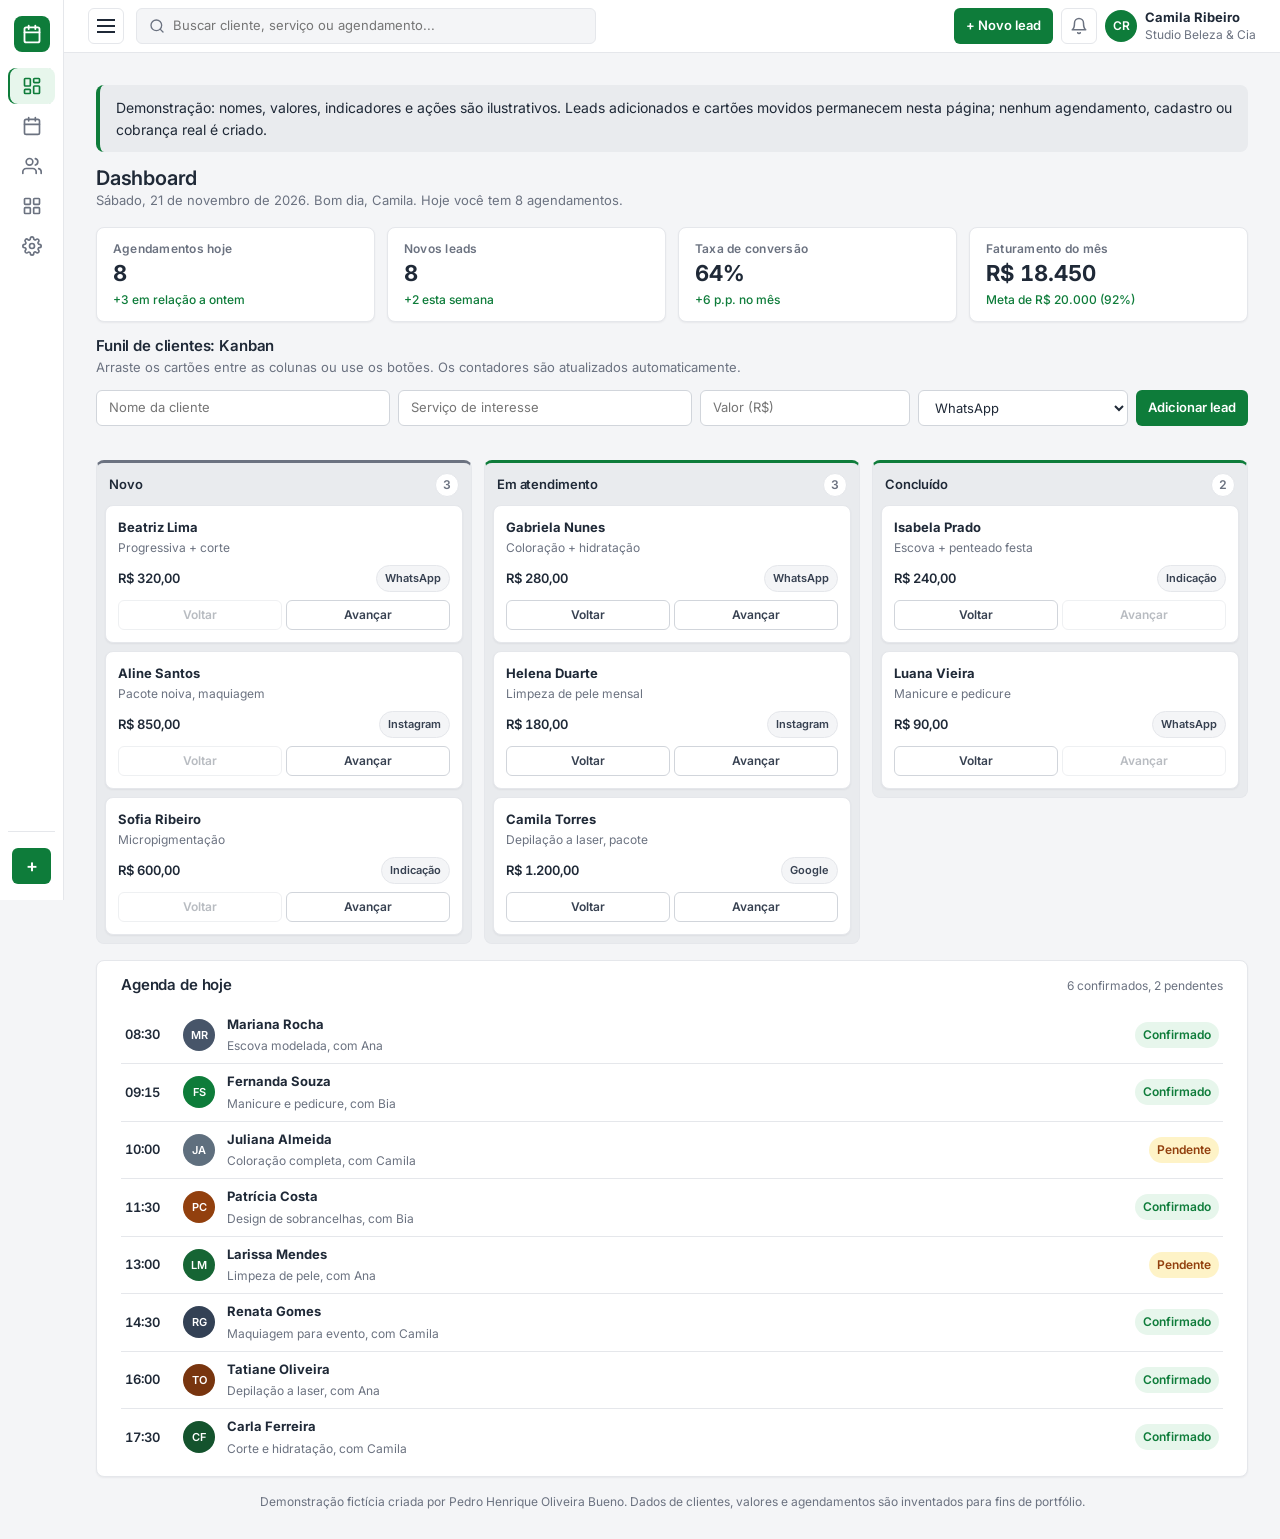
<file: dashboard/index.html>
<!DOCTYPE html>
<html lang="pt-BR">
<head>
  <meta charset="UTF-8">
  <meta name="viewport" content="width=device-width, initial-scale=1.0">
  <meta name="description" content="Demonstração de interface de agenda e CRM com Kanban. Agendamentos, clientes, valores, indicadores e ações são ilustrativos e não geram registros reais.">
  <title>AgendaPro, demonstração de agenda e CRM</title>
  <link rel="preconnect" href="https://fonts.googleapis.com">
  <link rel="preconnect" href="https://fonts.gstatic.com" crossorigin>
  <link href="https://fonts.googleapis.com/css2?family=Inter:wght@400;500;600;700&display=swap" rel="stylesheet">
  <link rel="stylesheet" href="tokens.css">
  <link rel="stylesheet" href="base.css">
  <link rel="stylesheet" href="style.css">
  <link rel="stylesheet" href="../demo.css">
</head>
<body>
  <div class="app">
    <!-- SIDEBAR -->
    <aside class="sidebar" id="sidebar" aria-label="Navegação principal">
      <a href="#" class="logo">
        <span class="logo-mark" aria-hidden="true">
          <svg aria-hidden="true" width="20" height="20" viewBox="0 0 24 24" fill="none" stroke="currentColor" stroke-width="2.2" stroke-linecap="round" stroke-linejoin="round"><rect x="3" y="4" width="18" height="18" rx="2"/><line x1="16" y1="2" x2="16" y2="6"/><line x1="8" y1="2" x2="8" y2="6"/><line x1="3" y1="10" x2="21" y2="10"/></svg>
        </span>
        <span class="logo-text">AgendaPro</span>
      </a>
      <nav class="nav">
        <a href="#" class="nav-item active">
          <svg aria-hidden="true" viewBox="0 0 24 24" fill="none" stroke="currentColor" stroke-width="2" stroke-linecap="round" stroke-linejoin="round"><rect x="3" y="3" width="7" height="9" rx="1"/><rect x="14" y="3" width="7" height="5" rx="1"/><rect x="14" y="12" width="7" height="9" rx="1"/><rect x="3" y="16" width="7" height="5" rx="1"/></svg>
          <span class="nav-label">Dashboard</span>
        </a>
        <a href="#agenda" class="nav-item">
          <svg aria-hidden="true" viewBox="0 0 24 24" fill="none" stroke="currentColor" stroke-width="2" stroke-linecap="round" stroke-linejoin="round"><rect x="3" y="4" width="18" height="18" rx="2"/><line x1="16" y1="2" x2="16" y2="6"/><line x1="8" y1="2" x2="8" y2="6"/><line x1="3" y1="10" x2="21" y2="10"/></svg>
          <span class="nav-label">Agenda</span>
        </a>
        <a href="#kanban" class="nav-item">
          <svg aria-hidden="true" viewBox="0 0 24 24" fill="none" stroke="currentColor" stroke-width="2" stroke-linecap="round" stroke-linejoin="round"><path d="M17 21v-2a4 4 0 0 0-4-4H5a4 4 0 0 0-4 4v2"/><circle cx="9" cy="7" r="4"/><path d="M23 21v-2a4 4 0 0 0-3-3.87"/><path d="M16 3.13a4 4 0 0 1 0 7.75"/></svg>
          <span class="nav-label">Clientes</span>
        </a>
        <a href="#kanban" class="nav-item">
          <svg aria-hidden="true" viewBox="0 0 24 24" fill="none" stroke="currentColor" stroke-width="2" stroke-linecap="round" stroke-linejoin="round"><rect x="3" y="3" width="7" height="7" rx="1"/><rect x="14" y="3" width="7" height="7" rx="1"/><rect x="3" y="14" width="7" height="7" rx="1"/><rect x="14" y="14" width="7" height="7" rx="1"/></svg>
          <span class="nav-label">Kanban</span>
        </a>
        <a href="#" class="nav-item">
          <svg aria-hidden="true" viewBox="0 0 24 24" fill="none" stroke="currentColor" stroke-width="2" stroke-linecap="round" stroke-linejoin="round"><circle cx="12" cy="12" r="3"/><path d="M19.4 15a1.65 1.65 0 0 0 .33 1.82l.06.06a2 2 0 1 1-2.83 2.83l-.06-.06a1.65 1.65 0 0 0-1.82-.33 1.65 1.65 0 0 0-1 1.51V21a2 2 0 1 1-4 0v-.09A1.65 1.65 0 0 0 9 19.4a1.65 1.65 0 0 0-1.82.33l-.06.06a2 2 0 1 1-2.83-2.83l.06-.06a1.65 1.65 0 0 0 .33-1.82 1.65 1.65 0 0 0-1.51-1H3a2 2 0 1 1 0-4h.09A1.65 1.65 0 0 0 4.6 9a1.65 1.65 0 0 0-.33-1.82l-.06-.06a2 2 0 1 1 2.83-2.83l.06.06a1.65 1.65 0 0 0 1.82.33H9a1.65 1.65 0 0 0 1-1.51V3a2 2 0 1 1 4 0v.09a1.65 1.65 0 0 0 1 1.51 1.65 1.65 0 0 0 1.82-.33l.06-.06a2 2 0 1 1 2.83 2.83l-.06.06a1.65 1.65 0 0 0-.33 1.82V9a1.65 1.65 0 0 0 1.51 1H21a2 2 0 1 1 0 4h-.09a1.65 1.65 0 0 0-1.51 1z"/></svg>
          <span class="nav-label">Configurações</span>
        </a>
      </nav>
      <div class="sidebar-footer">
        <p class="sidebar-business">Studio Beleza &amp; Cia</p>
        <p class="sidebar-plan">Plano Profissional</p>
        <a href="#kanban" class="btn btn-primary btn-block"><span class="nav-label">Novo agendamento</span></a>
      </div>
    </aside>

    <!-- MAIN -->
    <div class="main">
      <header class="topbar">
        <button class="menu-btn" id="menuBtn" aria-label="Abrir menu" aria-expanded="false" aria-controls="sidebar">
          <span></span><span></span><span></span>
        </button>
        <div class="search">
          <svg aria-hidden="true" viewBox="0 0 24 24" fill="none" stroke="currentColor" stroke-width="2" stroke-linecap="round" stroke-linejoin="round"><circle cx="11" cy="11" r="8"/><line x1="21" y1="21" x2="16.65" y2="16.65"/></svg>
          <input type="search" placeholder="Buscar cliente, serviço ou agendamento..." aria-label="Buscar">
        </div>
        <div class="topbar-right">
          <a href="#kanban" class="btn btn-primary">+ Novo lead</a>
          <button class="icon-btn" aria-label="Notificações">
            <svg aria-hidden="true" viewBox="0 0 24 24" fill="none" stroke="currentColor" stroke-width="2" stroke-linecap="round" stroke-linejoin="round"><path d="M18 8A6 6 0 0 0 6 8c0 7-3 9-3 9h18s-3-2-3-9"/><path d="M13.73 21a2 2 0 0 1-3.46 0"/></svg>
          </button>
          <div class="user-chip">
            <span class="avatar" aria-hidden="true">CR</span>
            <span class="user-info">
              <strong>Camila Ribeiro</strong>
              <small>Studio Beleza &amp; Cia</small>
            </span>
          </div>
        </div>
      </header>

      <main class="content">
        <p class="demo-notice" role="note">Demonstração: nomes, valores, indicadores e ações são ilustrativos. Leads adicionados e cartões movidos permanecem nesta página; nenhum agendamento, cadastro ou cobrança real é criado.</p>
        <div class="page-head">
          <div>
            <h1>Dashboard</h1>
            <p class="page-sub">Sábado, 21 de novembro de 2026. Bom dia, Camila. Hoje você tem 8 agendamentos.</p>
          </div>
        </div>

        <!-- STATS -->
        <section class="stats" aria-label="Indicadores do dia">
          <article class="stat-card">
            <span class="stat-label">Agendamentos hoje</span>
            <strong class="stat-value">8</strong>
            <span class="stat-trend up">+3 em relação a ontem</span>
          </article>
          <article class="stat-card">
            <span class="stat-label">Novos leads</span>
            <strong class="stat-value">8</strong>
            <span class="stat-trend up">+2 esta semana</span>
          </article>
          <article class="stat-card">
            <span class="stat-label">Taxa de conversão</span>
            <strong class="stat-value">64%</strong>
            <span class="stat-trend up">+6 p.p. no mês</span>
          </article>
          <article class="stat-card">
            <span class="stat-label">Faturamento do mês</span>
            <strong class="stat-value">R$ 18.450</strong>
            <span class="stat-trend up">Meta de R$ 20.000 (92%)</span>
          </article>
        </section>



        <!-- KANBAN -->
        <section class="kanban-section" id="kanban" aria-labelledby="kanban-title">
          <div class="card-head">
            <div>
              <h2 id="kanban-title">Funil de clientes: Kanban</h2>
              <p class="card-sub">Arraste os cartões entre as colunas ou use os botões. Os contadores são atualizados automaticamente.</p>
            </div>
          </div>

          <form class="add-lead" id="addLeadForm">
            <input type="text" id="leadName" placeholder="Nome da cliente" required maxlength="60" aria-label="Nome da cliente">
            <input type="text" id="leadService" placeholder="Serviço de interesse" required maxlength="60" aria-label="Serviço de interesse">
            <input type="number" id="leadValue" placeholder="Valor (R$)" min="0" step="0.01" required aria-label="Valor estimado em reais">
            <select id="leadSource" aria-label="Origem do contato">
              <option value="WhatsApp">WhatsApp</option>
              <option value="Instagram">Instagram</option>
              <option value="Indicação">Indicação</option>
              <option value="Google">Google</option>
            </select>
            <button type="submit" class="btn btn-primary">Adicionar lead</button>
          </form>
          <p class="form-msg" id="formMsg" role="status" aria-live="polite"></p>

          <div class="kanban" id="kanbanBoard">
            <div class="kanban-col" data-col="novo">
              <div class="kanban-col-head">
                <h3>Novo</h3>
                <span class="col-count" data-count="novo">3</span>
              </div>
              <div class="kanban-list" data-list="novo">
                <article class="kanban-card" draggable="true" data-id="1">
                  <strong>Beatriz Lima</strong>
                  <span class="card-service">Progressiva + corte</span>
                  <div class="card-meta-row"><span class="card-value">R$ 320,00</span><span class="card-source">WhatsApp</span></div>
                  <div class="card-actions">
                    <button type="button" class="move-btn" disabled aria-label="Mover Beatriz Lima para ">Voltar</button>
                    <button type="button" class="move-btn" aria-label="Mover Beatriz Lima para Em atendimento">Avançar</button>
                  </div>
                </article>
                <article class="kanban-card" draggable="true" data-id="2">
                  <strong>Aline Santos</strong>
                  <span class="card-service">Pacote noiva, maquiagem</span>
                  <div class="card-meta-row"><span class="card-value">R$ 850,00</span><span class="card-source">Instagram</span></div>
                  <div class="card-actions">
                    <button type="button" class="move-btn" disabled aria-label="Mover Aline Santos para ">Voltar</button>
                    <button type="button" class="move-btn" aria-label="Mover Aline Santos para Em atendimento">Avançar</button>
                  </div>
                </article>
                <article class="kanban-card" draggable="true" data-id="3">
                  <strong>Sofia Ribeiro</strong>
                  <span class="card-service">Micropigmentação</span>
                  <div class="card-meta-row"><span class="card-value">R$ 600,00</span><span class="card-source">Indicação</span></div>
                  <div class="card-actions">
                    <button type="button" class="move-btn" disabled aria-label="Mover Sofia Ribeiro para ">Voltar</button>
                    <button type="button" class="move-btn" aria-label="Mover Sofia Ribeiro para Em atendimento">Avançar</button>
                  </div>
                </article>
              </div>
            </div>
            <div class="kanban-col" data-col="atendimento">
              <div class="kanban-col-head">
                <h3>Em atendimento</h3>
                <span class="col-count" data-count="atendimento">3</span>
              </div>
              <div class="kanban-list" data-list="atendimento">
                <article class="kanban-card" draggable="true" data-id="4">
                  <strong>Gabriela Nunes</strong>
                  <span class="card-service">Coloração + hidratação</span>
                  <div class="card-meta-row"><span class="card-value">R$ 280,00</span><span class="card-source">WhatsApp</span></div>
                  <div class="card-actions">
                    <button type="button" class="move-btn" aria-label="Mover Gabriela Nunes para Novo">Voltar</button>
                    <button type="button" class="move-btn" aria-label="Mover Gabriela Nunes para Concluído">Avançar</button>
                  </div>
                </article>
                <article class="kanban-card" draggable="true" data-id="5">
                  <strong>Helena Duarte</strong>
                  <span class="card-service">Limpeza de pele mensal</span>
                  <div class="card-meta-row"><span class="card-value">R$ 180,00</span><span class="card-source">Instagram</span></div>
                  <div class="card-actions">
                    <button type="button" class="move-btn" aria-label="Mover Helena Duarte para Novo">Voltar</button>
                    <button type="button" class="move-btn" aria-label="Mover Helena Duarte para Concluído">Avançar</button>
                  </div>
                </article>
                <article class="kanban-card" draggable="true" data-id="6">
                  <strong>Camila Torres</strong>
                  <span class="card-service">Depilação a laser, pacote</span>
                  <div class="card-meta-row"><span class="card-value">R$ 1.200,00</span><span class="card-source">Google</span></div>
                  <div class="card-actions">
                    <button type="button" class="move-btn" aria-label="Mover Camila Torres para Novo">Voltar</button>
                    <button type="button" class="move-btn" aria-label="Mover Camila Torres para Concluído">Avançar</button>
                  </div>
                </article>
              </div>
            </div>
            <div class="kanban-col" data-col="concluido">
              <div class="kanban-col-head">
                <h3>Concluído</h3>
                <span class="col-count" data-count="concluido">2</span>
              </div>
              <div class="kanban-list" data-list="concluido">
                <article class="kanban-card" draggable="true" data-id="7">
                  <strong>Isabela Prado</strong>
                  <span class="card-service">Escova + penteado festa</span>
                  <div class="card-meta-row"><span class="card-value">R$ 240,00</span><span class="card-source">Indicação</span></div>
                  <div class="card-actions">
                    <button type="button" class="move-btn" aria-label="Mover Isabela Prado para Em atendimento">Voltar</button>
                    <button type="button" class="move-btn" disabled aria-label="Mover Isabela Prado para ">Avançar</button>
                  </div>
                </article>
                <article class="kanban-card" draggable="true" data-id="8">
                  <strong>Luana Vieira</strong>
                  <span class="card-service">Manicure e pedicure</span>
                  <div class="card-meta-row"><span class="card-value">R$ 90,00</span><span class="card-source">WhatsApp</span></div>
                  <div class="card-actions">
                    <button type="button" class="move-btn" aria-label="Mover Luana Vieira para Em atendimento">Voltar</button>
                    <button type="button" class="move-btn" disabled aria-label="Mover Luana Vieira para ">Avançar</button>
                  </div>
                </article>
              </div>
            </div>
          </div>
        </section>

        <!-- AGENDA DE HOJE -->
        <section class="card" id="agenda" aria-labelledby="agenda-title">
          <div class="card-head">
            <h2 id="agenda-title">Agenda de hoje</h2>
            <span class="card-meta">6 confirmados, 2 pendentes</span>
          </div>
          <ul class="appointments">
            <li class="appointment">
              <span class="appt-time">08:30</span>
              <span class="appt-avatar" style="--av:var(--color-av-1)">MR</span>
              <span class="appt-info"><strong>Mariana Rocha</strong><small>Escova modelada, com Ana</small></span>
              <span class="badge confirmed">Confirmado</span>
            </li>
            <li class="appointment">
              <span class="appt-time">09:15</span>
              <span class="appt-avatar" style="--av:var(--color-av-2)">FS</span>
              <span class="appt-info"><strong>Fernanda Souza</strong><small>Manicure e pedicure, com Bia</small></span>
              <span class="badge confirmed">Confirmado</span>
            </li>
            <li class="appointment">
              <span class="appt-time">10:00</span>
              <span class="appt-avatar" style="--av:var(--color-av-3)">JA</span>
              <span class="appt-info"><strong>Juliana Almeida</strong><small>Coloração completa, com Camila</small></span>
              <span class="badge pending">Pendente</span>
            </li>
            <li class="appointment">
              <span class="appt-time">11:30</span>
              <span class="appt-avatar" style="--av:var(--color-av-4)">PC</span>
              <span class="appt-info"><strong>Patrícia Costa</strong><small>Design de sobrancelhas, com Bia</small></span>
              <span class="badge confirmed">Confirmado</span>
            </li>
            <li class="appointment">
              <span class="appt-time">13:00</span>
              <span class="appt-avatar" style="--av:var(--color-av-5)">LM</span>
              <span class="appt-info"><strong>Larissa Mendes</strong><small>Limpeza de pele, com Ana</small></span>
              <span class="badge pending">Pendente</span>
            </li>
            <li class="appointment">
              <span class="appt-time">14:30</span>
              <span class="appt-avatar" style="--av:var(--color-av-6)">RG</span>
              <span class="appt-info"><strong>Renata Gomes</strong><small>Maquiagem para evento, com Camila</small></span>
              <span class="badge confirmed">Confirmado</span>
            </li>
            <li class="appointment">
              <span class="appt-time">16:00</span>
              <span class="appt-avatar" style="--av:var(--color-av-7)">TO</span>
              <span class="appt-info"><strong>Tatiane Oliveira</strong><small>Depilação a laser, com Ana</small></span>
              <span class="badge confirmed">Confirmado</span>
            </li>
            <li class="appointment">
              <span class="appt-time">17:30</span>
              <span class="appt-avatar" style="--av:var(--color-av-8)">CF</span>
              <span class="appt-info"><strong>Carla Ferreira</strong><small>Corte e hidratação, com Camila</small></span>
              <span class="badge confirmed">Confirmado</span>
            </li>
          </ul>
        </section>

        <p class="demo-note">Demonstração fictícia criada por Pedro Henrique Oliveira Bueno. Dados de clientes, valores e agendamentos são inventados para fins de portfólio.</p>
      </main>
    </div>
  </div>

  <script src="script.js"></script>
</body>
</html>
</file>
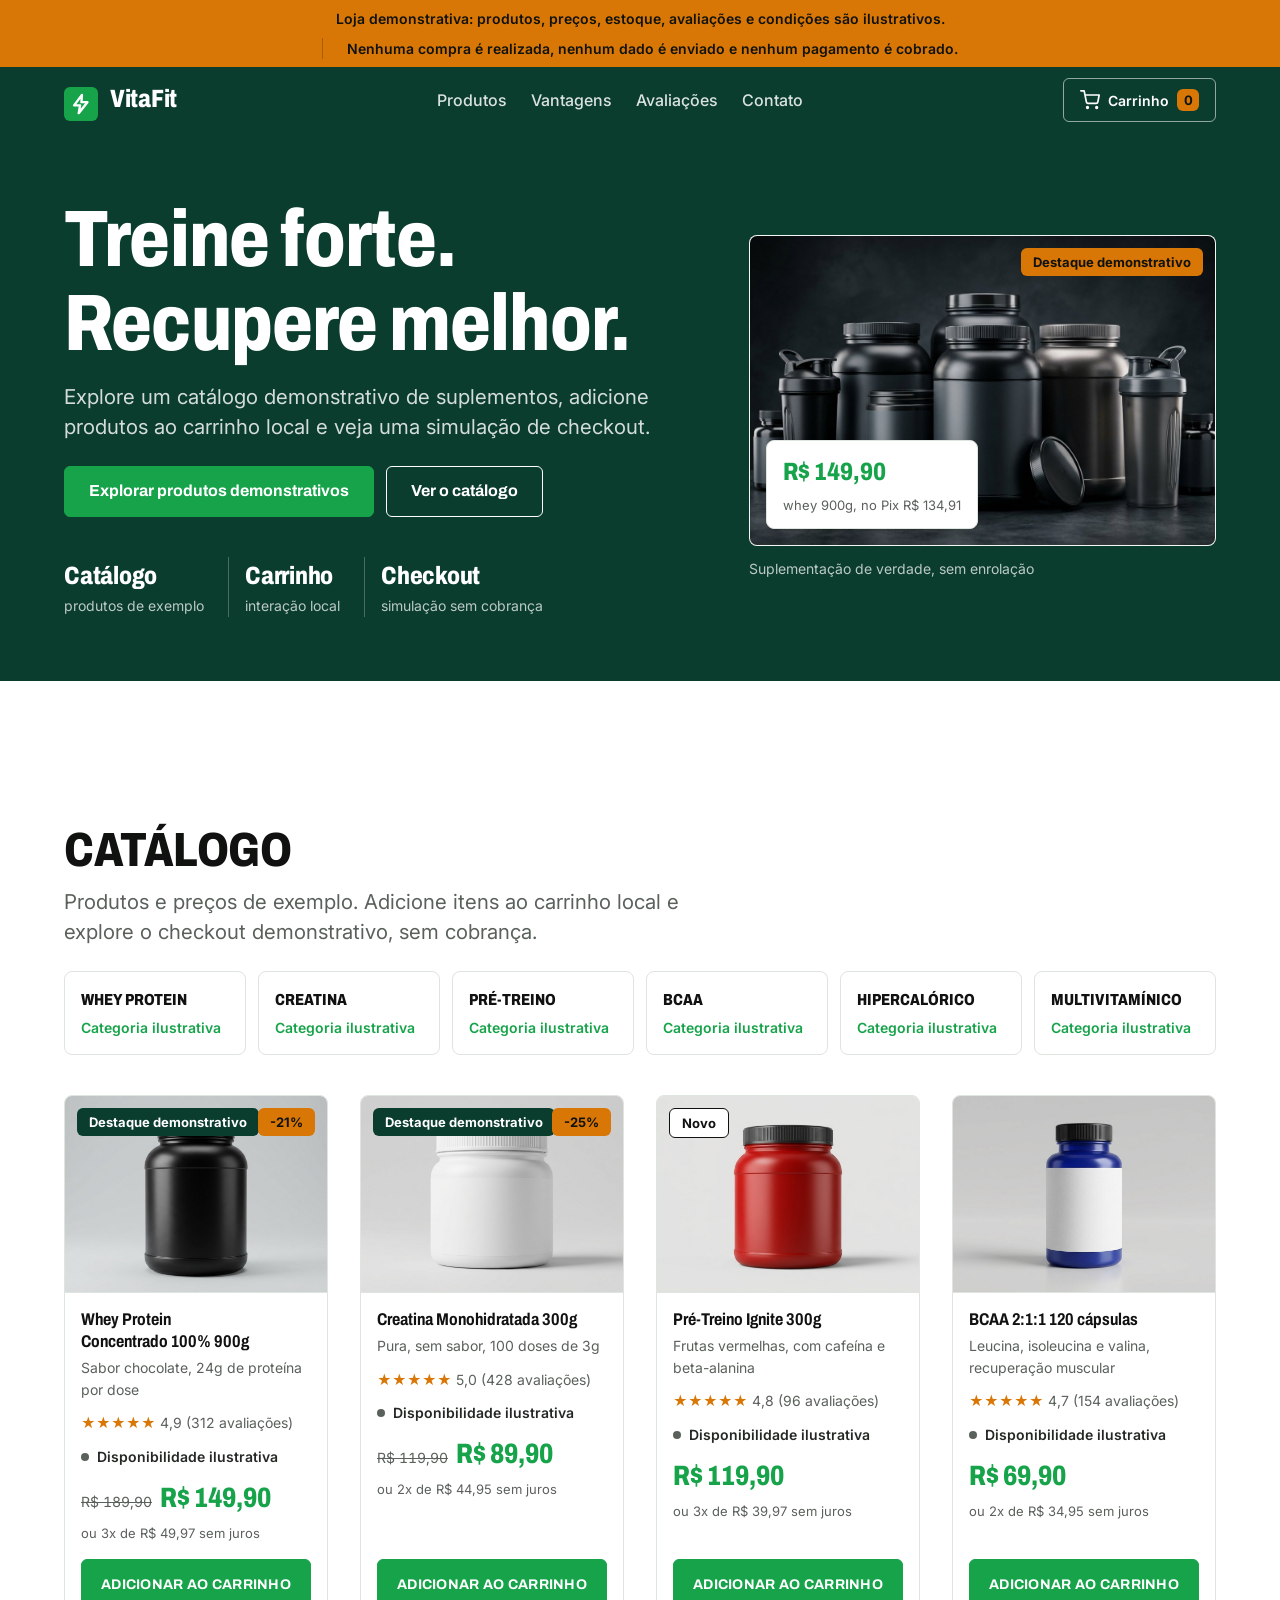
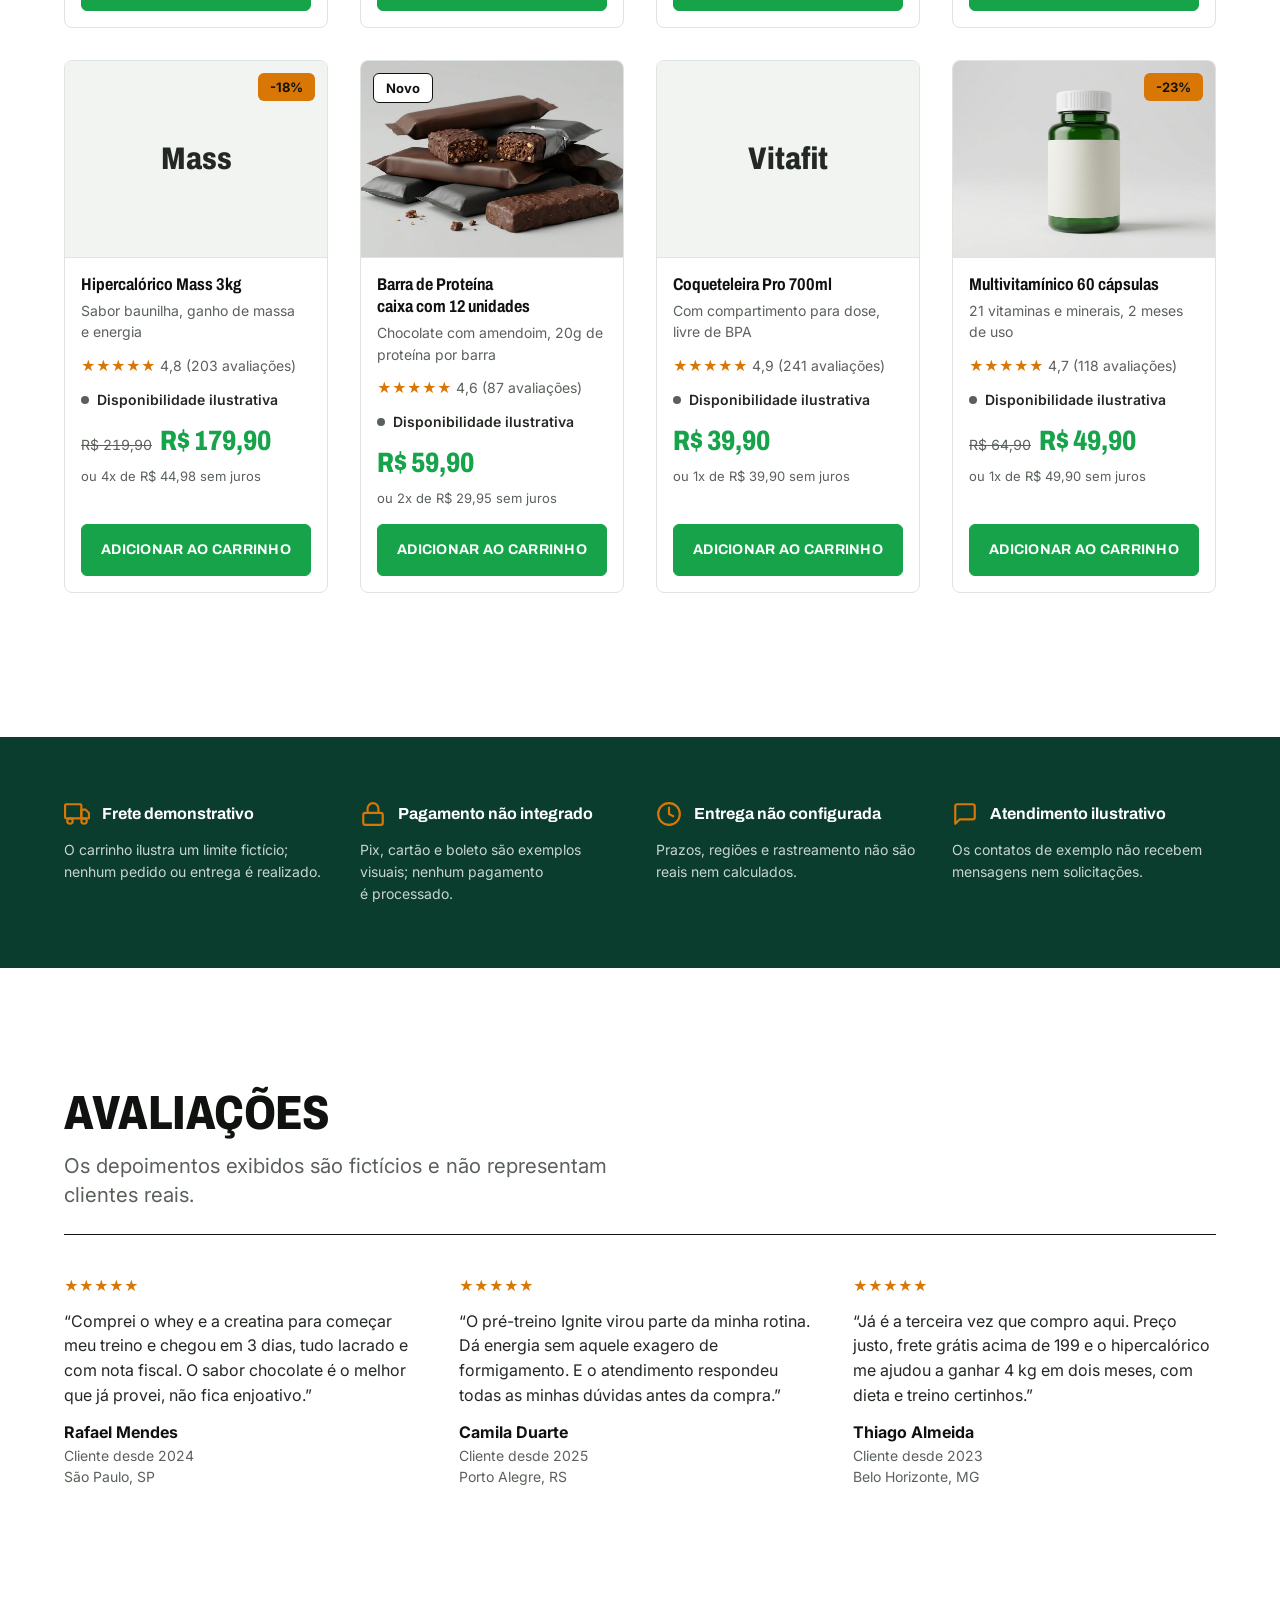
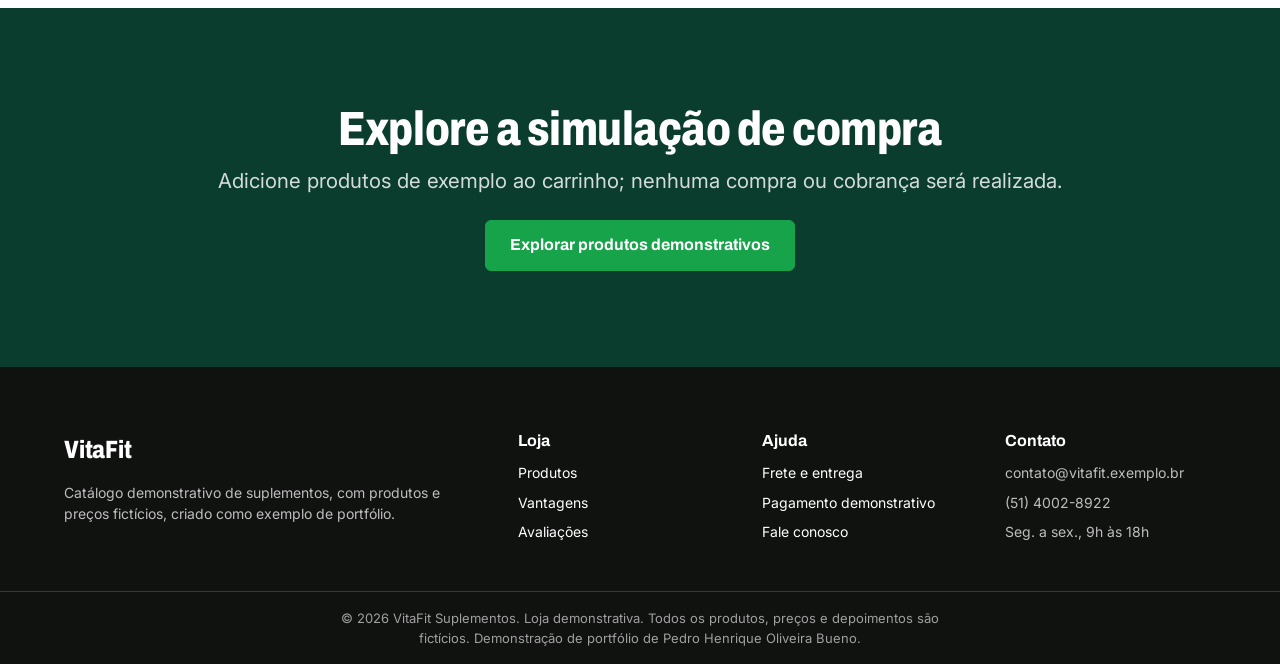
<file: ecommerce/index.html>
<!DOCTYPE html>
<html lang="pt-BR">
<head>
  <meta charset="UTF-8">
  <meta name="viewport" content="width=device-width, initial-scale=1.0">
  <meta name="description" content="Demonstração de uma loja virtual de suplementos, com catálogo, carrinho e checkout simulados.">
  <title>VitaFit, demonstração de loja de suplementos</title>
  <link rel="preconnect" href="https://fonts.googleapis.com">
  <link rel="preconnect" href="https://fonts.gstatic.com" crossorigin>
  <link href="https://fonts.googleapis.com/css2?family=Archivo:wdth,wght@62..125,100..900&family=Inter:wght@400;500;600;700;800&display=swap" rel="stylesheet">
  <link rel="stylesheet" href="style.css">
  <link rel="stylesheet" href="../demo.css">
</head>
<body>
  <div class="topbar">
    <p class="topbar-inner"><span>Loja demonstrativa: produtos, preços, estoque, avaliações e condições são ilustrativos.</span><span>Nenhuma compra é realizada, nenhum dado é enviado e nenhum pagamento é cobrado.</span></p>
  </div>

  <header class="header">
    <div class="container header-inner">
      <a href="#topo" class="logo" aria-label="VitaFit Suplementos — voltar ao topo">
        <span class="logo-mark" aria-hidden="true">
          <svg width="22" height="22" viewBox="0 0 24 24" fill="none" stroke="currentColor" stroke-width="2.6" stroke-linecap="round" stroke-linejoin="round"><path d="M13 2 4.5 13.5H11L9.5 22 19 10h-6.5L13 2z"/></svg>
        </span>
        Vita<span>Fit</span>
      </a>
      <nav class="nav" id="nav" aria-label="Navegação principal">
        <a href="#produtos">Produtos</a>
        <a href="#beneficios">Vantagens</a>
        <a href="#depoimentos">Avaliações</a>
        <a href="#contato">Contato</a>
      </nav>
      <div class="header-actions">
        <button class="cart-btn" id="cartBtn" type="button" aria-label="Abrir carrinho" aria-expanded="false" aria-controls="cartDrawer">
          <svg width="20" height="20" viewBox="0 0 24 24" fill="none" stroke="currentColor" stroke-width="2" stroke-linecap="round" stroke-linejoin="round" aria-hidden="true"><circle cx="9" cy="21" r="1"/><circle cx="20" cy="21" r="1"/><path d="M1 1h4l2.68 13.39a2 2 0 0 0 2 1.61h9.72a2 2 0 0 0 2-1.61L23 6H6"/></svg>
          <span class="cart-label">Carrinho</span>
          <span class="cart-badge" id="cartCount" aria-live="polite">0</span>
        </button>
        <button class="menu-btn" id="menuBtn" aria-label="Abrir menu" aria-expanded="false" aria-controls="nav">
          <svg width="24" height="24" viewBox="0 0 24 24" fill="none" stroke="currentColor" stroke-width="2" stroke-linecap="round" aria-hidden="true"><path d="M3 6h18"/><path d="M3 12h18"/><path d="M3 18h18"/></svg>
        </button>
      </div>
    </div>
  </header>

  <main id="topo">
    <!-- HERO -->
    <section class="hero">
      <div class="container hero-inner">
        <div class="hero-copy">
          <h1>Treine forte.<br>Recupere melhor.</h1>
          <p class="hero-sub">Explore um catálogo demonstrativo de suplementos, adicione produtos ao carrinho local e veja uma simulação de checkout.</p>
          <div class="hero-cta">
            <a href="#produtos" class="btn btn-primary">Explorar produtos demonstrativos</a>
            <a href="#produtos" class="btn btn-ghost">Ver o catálogo</a>
          </div>
          <ul class="hero-proof">
            <li><strong>Catálogo</strong> produtos de exemplo</li>
            <li><strong>Carrinho</strong> interação local</li>
            <li><strong>Checkout</strong> simulação sem cobrança</li>
          </ul>
        </div>
        <figure class="hero-figure">
          <div class="hero-photo crop" data-slot data-alt="Suplementos VitaFit">
            <img src="images/ecommerce-hero.jpg" alt="Suplementos VitaFit" fetchpriority="high">
            <p class="hero-fallback" aria-hidden="true">VitaFit</p>
            <span class="hero-tag" data-keep>Destaque demonstrativo</span>
            <div class="hero-price-chip" data-keep><strong>R$ 149,90</strong><span>whey 900g, no Pix R$ 134,91</span></div>
          </div>
          <figcaption>Suplementação de verdade, sem enrolação</figcaption>
        </figure>
      </div>
    </section>

    <!-- PRODUTOS -->
    <section class="products" id="produtos">
      <div class="container">
        <div class="section-head">
          <h2>Catálogo</h2>
          <p class="section-sub">Produtos e preços de exemplo. Adicione itens ao carrinho local e explore o checkout demonstrativo, sem cobrança.</p>
        </div>

        <div class="category-strip" role="group" aria-label="Categorias ilustrativas, sem filtro de produtos">
          <div class="category-card"><strong>Whey Protein</strong><span>Categoria ilustrativa</span></div>
          <div class="category-card"><strong>Creatina</strong><span>Categoria ilustrativa</span></div>
          <div class="category-card"><strong>Pré-Treino</strong><span>Categoria ilustrativa</span></div>
          <div class="category-card"><strong>BCAA</strong><span>Categoria ilustrativa</span></div>
          <div class="category-card"><strong>Hipercalórico</strong><span>Categoria ilustrativa</span></div>
          <div class="category-card"><strong>Multivitamínico</strong><span>Categoria ilustrativa</span></div>
        </div>

        <div class="product-grid">
          <!-- 1 Whey -->
          <article class="product-card" data-id="whey-900" data-name="Whey Protein Concentrado 100% 900g" data-detail="Chocolate" data-price="149.90">
            <div class="product-visual crop" data-slot data-alt="Whey Protein Concentrado 100% 900g, sabor chocolate">
              <img src="images/whey-protein.jpg" alt="Whey Protein Concentrado 100% 900g, sabor chocolate">
              <p class="product-type" aria-hidden="true">Whey</p>
              <span class="badge badge-best" data-keep>Destaque demonstrativo</span>
              <span class="badge badge-discount" data-keep>-21%</span>
            </div>
            <div class="product-info">
              <h3>Whey Protein Concentrado 100% 900g</h3>
              <p class="product-detail">Sabor chocolate, 24g de proteína por dose</p>
              <p class="product-rating" aria-label="Avaliação 4,9 de 5">★★★★★ <span>4,9 (312 avaliações)</span></p>
              <p class="stock"><span class="stock-dot" aria-hidden="true"></span>Disponibilidade ilustrativa</p>
              <p class="product-price"><span class="old-price">R$ 189,90</span> <strong>R$ 149,90</strong></p>
              <p class="product-installments">ou 3x de R$ 49,97 sem juros</p>
              <button class="btn btn-add" type="button">Adicionar ao carrinho</button>
            </div>
          </article>

          <!-- 2 Creatina -->
          <article class="product-card" data-id="creatina-300" data-name="Creatina Monohidratada 300g" data-detail="Pura, sem sabor" data-price="89.90">
            <div class="product-visual crop" data-slot data-alt="Creatina Monohidratada 300g">
              <img src="images/creatina.jpg" alt="Creatina Monohidratada 300g">
              <p class="product-type" aria-hidden="true">Creatina</p>
              <span class="badge badge-best" data-keep>Destaque demonstrativo</span>
              <span class="badge badge-discount" data-keep>-25%</span>
            </div>
            <div class="product-info">
              <h3>Creatina Monohidratada 300g</h3>
              <p class="product-detail">Pura, sem sabor, 100 doses de 3g</p>
              <p class="product-rating" aria-label="Avaliação 5,0 de 5">★★★★★ <span>5,0 (428 avaliações)</span></p>
              <p class="stock"><span class="stock-dot" aria-hidden="true"></span>Disponibilidade ilustrativa</p>
              <p class="product-price"><span class="old-price">R$ 119,90</span> <strong>R$ 89,90</strong></p>
              <p class="product-installments">ou 2x de R$ 44,95 sem juros</p>
              <button class="btn btn-add" type="button">Adicionar ao carrinho</button>
            </div>
          </article>

          <!-- 3 Pré-treino -->
          <article class="product-card" data-id="pre-treino-300" data-name="Pré-Treino Ignite 300g" data-detail="Frutas vermelhas" data-price="119.90">
            <div class="product-visual crop" data-slot data-alt="Pré-Treino Ignite 300g, frutas vermelhas">
              <img src="images/pre-treino.jpg" alt="Pré-Treino Ignite 300g, frutas vermelhas">
              <p class="product-type" aria-hidden="true">Ignite</p>
              <span class="badge badge-new" data-keep>Novo</span>
            </div>
            <div class="product-info">
              <h3>Pré-Treino Ignite 300g</h3>
              <p class="product-detail">Frutas vermelhas, com cafeína e beta-alanina</p>
              <p class="product-rating" aria-label="Avaliação 4,8 de 5">★★★★★ <span>4,8 (96 avaliações)</span></p>
              <p class="stock"><span class="stock-dot" aria-hidden="true"></span>Disponibilidade ilustrativa</p>
              <p class="product-price"><strong>R$ 119,90</strong></p>
              <p class="product-installments">ou 3x de R$ 39,97 sem juros</p>
              <button class="btn btn-add" type="button">Adicionar ao carrinho</button>
            </div>
          </article>

          <!-- 4 BCAA -->
          <article class="product-card" data-id="bcaa-120" data-name="BCAA 2:1:1 120 cápsulas" data-detail="Leucina, isoleucina e valina" data-price="69.90">
            <div class="product-visual crop" data-slot data-alt="BCAA 2:1:1, 120 cápsulas">
              <img src="images/bcaa.jpg" alt="BCAA 2:1:1, 120 cápsulas">
              <p class="product-type" aria-hidden="true">BCAA</p>
            </div>
            <div class="product-info">
              <h3>BCAA 2:1:1 120 cápsulas</h3>
              <p class="product-detail">Leucina, isoleucina e valina, recuperação muscular</p>
              <p class="product-rating" aria-label="Avaliação 4,7 de 5">★★★★★ <span>4,7 (154 avaliações)</span></p>
              <p class="stock"><span class="stock-dot" aria-hidden="true"></span>Disponibilidade ilustrativa</p>
              <p class="product-price"><strong>R$ 69,90</strong></p>
              <p class="product-installments">ou 2x de R$ 34,95 sem juros</p>
              <button class="btn btn-add" type="button">Adicionar ao carrinho</button>
            </div>
          </article>

          <!-- 5 Hipercalórico -->
          <article class="product-card" data-id="hipercalorico-3kg" data-name="Hipercalórico Mass 3kg" data-detail="Baunilha" data-price="179.90">
            <div class="product-visual">
              <p class="product-type" aria-hidden="true">Mass</p>
              <span class="badge badge-discount">-18%</span>
            </div>
            <div class="product-info">
              <h3>Hipercalórico Mass 3kg</h3>
              <p class="product-detail">Sabor baunilha, ganho de massa e energia</p>
              <p class="product-rating" aria-label="Avaliação 4,8 de 5">★★★★★ <span>4,8 (203 avaliações)</span></p>
              <p class="stock"><span class="stock-dot" aria-hidden="true"></span>Disponibilidade ilustrativa</p>
              <p class="product-price"><span class="old-price">R$ 219,90</span> <strong>R$ 179,90</strong></p>
              <p class="product-installments">ou 4x de R$ 44,98 sem juros</p>
              <button class="btn btn-add" type="button">Adicionar ao carrinho</button>
            </div>
          </article>

          <!-- 6 Barra de proteína -->
          <article class="product-card" data-id="barra-proteina-12" data-name="Barra de Proteína caixa com 12 unidades" data-detail="Chocolate com amendoim" data-price="59.90">
            <div class="product-visual crop" data-slot data-alt="Barra de Proteína, caixa com 12 unidades">
              <img src="images/barra-proteina.jpg" alt="Barra de Proteína, caixa com 12 unidades">
              <p class="product-type" aria-hidden="true">Protein Bar</p>
              <span class="badge badge-new" data-keep>Novo</span>
            </div>
            <div class="product-info">
              <h3>Barra de Proteína caixa com 12 unidades</h3>
              <p class="product-detail">Chocolate com amendoim, 20g de proteína por barra</p>
              <p class="product-rating" aria-label="Avaliação 4,6 de 5">★★★★★ <span>4,6 (87 avaliações)</span></p>
              <p class="stock"><span class="stock-dot" aria-hidden="true"></span>Disponibilidade ilustrativa</p>
              <p class="product-price"><strong>R$ 59,90</strong></p>
              <p class="product-installments">ou 2x de R$ 29,95 sem juros</p>
              <button class="btn btn-add" type="button">Adicionar ao carrinho</button>
            </div>
          </article>

          <!-- 7 Coqueteleira -->
          <article class="product-card" data-id="coqueteleira-700" data-name="Coqueteleira Pro 700ml" data-detail="Com compartimento para dose" data-price="39.90">
            <div class="product-visual">
              <p class="product-type" aria-hidden="true">Vitafit</p>
            </div>
            <div class="product-info">
              <h3>Coqueteleira Pro 700ml</h3>
              <p class="product-detail">Com compartimento para dose, livre de BPA</p>
              <p class="product-rating" aria-label="Avaliação 4,9 de 5">★★★★★ <span>4,9 (241 avaliações)</span></p>
              <p class="stock"><span class="stock-dot" aria-hidden="true"></span>Disponibilidade ilustrativa</p>
              <p class="product-price"><strong>R$ 39,90</strong></p>
              <p class="product-installments">ou 1x de R$ 39,90 sem juros</p>
              <button class="btn btn-add" type="button">Adicionar ao carrinho</button>
            </div>
          </article>

          <!-- 8 Multivitamínico -->
          <article class="product-card" data-id="multivitaminico-60" data-name="Multivitamínico 60 cápsulas" data-detail="21 vitaminas e minerais" data-price="49.90">
            <div class="product-visual crop" data-slot data-alt="Multivitamínico, 60 cápsulas">
              <img src="images/multivitaminico.jpg" alt="Multivitamínico, 60 cápsulas">
              <p class="product-type" aria-hidden="true">Multivitamínico</p>
              <span class="badge badge-discount" data-keep>-23%</span>
            </div>
            <div class="product-info">
              <h3>Multivitamínico 60 cápsulas</h3>
              <p class="product-detail">21 vitaminas e minerais, 2 meses de uso</p>
              <p class="product-rating" aria-label="Avaliação 4,7 de 5">★★★★★ <span>4,7 (118 avaliações)</span></p>
              <p class="stock"><span class="stock-dot" aria-hidden="true"></span>Disponibilidade ilustrativa</p>
              <p class="product-price"><span class="old-price">R$ 64,90</span> <strong>R$ 49,90</strong></p>
              <p class="product-installments">ou 1x de R$ 49,90 sem juros</p>
              <button class="btn btn-add" type="button">Adicionar ao carrinho</button>
            </div>
          </article>
        </div>
      </div>
    </section>

    <!-- BENEFÍCIOS -->
    <section class="benefits" id="beneficios">
      <div class="container benefits-grid">
        <div class="benefit">
          <div class="benefit-head">
            <span class="benefit-icon" aria-hidden="true">
              <svg width="26" height="26" viewBox="0 0 24 24" fill="none" stroke="currentColor" stroke-width="2" stroke-linecap="round" stroke-linejoin="round"><rect x="1" y="3" width="15" height="13" rx="1"/><path d="M16 8h4l3 3v5h-7V8z"/><circle cx="5.5" cy="18.5" r="2.5"/><circle cx="18.5" cy="18.5" r="2.5"/></svg>
            </span>
            <h3>Frete demonstrativo</h3>
          </div>
          <p>O carrinho ilustra um limite fictício; nenhum pedido ou entrega é realizado.</p>
        </div>
        <div class="benefit">
          <div class="benefit-head">
            <span class="benefit-icon" aria-hidden="true">
              <svg width="26" height="26" viewBox="0 0 24 24" fill="none" stroke="currentColor" stroke-width="2" stroke-linecap="round" stroke-linejoin="round"><rect x="3" y="11" width="18" height="11" rx="2"/><path d="M7 11V7a5 5 0 0 1 10 0v4"/></svg>
            </span>
            <h3>Pagamento não integrado</h3>
          </div>
          <p>Pix, cartão e boleto são exemplos visuais; nenhum pagamento é processado.</p>
        </div>
        <div class="benefit">
          <div class="benefit-head">
            <span class="benefit-icon" aria-hidden="true">
              <svg width="26" height="26" viewBox="0 0 24 24" fill="none" stroke="currentColor" stroke-width="2" stroke-linecap="round" stroke-linejoin="round"><circle cx="12" cy="12" r="10"/><path d="M12 6v6l4 2"/></svg>
            </span>
            <h3>Entrega não configurada</h3>
          </div>
          <p>Prazos, regiões e rastreamento não são reais nem calculados.</p>
        </div>
        <div class="benefit">
          <div class="benefit-head">
            <span class="benefit-icon" aria-hidden="true">
              <svg width="26" height="26" viewBox="0 0 24 24" fill="none" stroke="currentColor" stroke-width="2" stroke-linecap="round" stroke-linejoin="round"><path d="M21 15a2 2 0 0 1-2 2H7l-4 4V5a2 2 0 0 1 2-2h14a2 2 0 0 1 2 2z"/></svg>
            </span>
            <h3>Atendimento ilustrativo</h3>
          </div>
          <p>Os contatos de exemplo não recebem mensagens nem solicitações.</p>
        </div>
      </div>
    </section>

    <!-- DEPOIMENTOS -->
    <section class="testimonials" id="depoimentos">
      <div class="container">
        <div class="section-head">
          <h2>Avaliações</h2>
          <p class="section-sub">Os depoimentos exibidos são fictícios e não representam clientes reais.</p>
        </div>
        <div class="testimonial-grid">
          <figure class="testimonial">
            <p class="testimonial-stars" aria-label="Avaliação 5 de 5">★★★★★</p>
            <blockquote>“Comprei o whey e a creatina para começar meu treino e chegou em 3 dias, tudo lacrado e com nota fiscal. O sabor chocolate é o melhor que já provei, não fica enjoativo.”</blockquote>
            <figcaption><strong>Rafael Mendes</strong><span>Cliente desde 2024</span><span>São Paulo, SP</span></figcaption>
          </figure>
          <figure class="testimonial">
            <p class="testimonial-stars" aria-label="Avaliação 5 de 5">★★★★★</p>
            <blockquote>“O pré-treino Ignite virou parte da minha rotina. Dá energia sem aquele exagero de formigamento. E o atendimento respondeu todas as minhas dúvidas antes da compra.”</blockquote>
            <figcaption><strong>Camila Duarte</strong><span>Cliente desde 2025</span><span>Porto Alegre, RS</span></figcaption>
          </figure>
          <figure class="testimonial">
            <p class="testimonial-stars" aria-label="Avaliação 5 de 5">★★★★★</p>
            <blockquote>“Já é a terceira vez que compro aqui. Preço justo, frete grátis acima de 199 e o hipercalórico me ajudou a ganhar 4 kg em dois meses, com dieta e treino certinhos.”</blockquote>
            <figcaption><strong>Thiago Almeida</strong><span>Cliente desde 2023</span><span>Belo Horizonte, MG</span></figcaption>
          </figure>
        </div>
      </div>
    </section>

    <!-- CTA FINAL -->
    <section class="final-cta">
      <div class="container final-cta-inner">
        <h2>Explore a simulação de compra</h2>
        <p>Adicione produtos de exemplo ao carrinho; nenhuma compra ou cobrança será realizada.</p>
        <a href="#produtos" class="btn btn-primary">Explorar produtos demonstrativos</a>
      </div>
    </section>
  </main>

  <footer class="footer" id="contato">
    <div class="container footer-grid">
      <div class="footer-brand">
        <a href="#topo" class="logo">Vita<span>Fit</span></a>
        <p>Catálogo demonstrativo de suplementos, com produtos e preços fictícios, criado como exemplo de portfólio.</p>
      </div>
      <div class="footer-col">
        <h3>Loja</h3>
        <ul>
          <li><a href="#produtos">Produtos</a></li>
          <li><a href="#beneficios">Vantagens</a></li>
          <li><a href="#depoimentos">Avaliações</a></li>
        </ul>
      </div>
      <div class="footer-col">
        <h3>Ajuda</h3>
        <ul>
          <li><a href="#beneficios">Frete e entrega</a></li>
          <li><a href="#beneficios">Pagamento demonstrativo</a></li>
          <li><a href="#contato">Fale conosco</a></li>
        </ul>
      </div>
      <div class="footer-col">
        <h3>Contato</h3>
        <ul>
          <li>contato@vitafit.exemplo.br</li>
          <li>(51) 4002-8922</li>
          <li>Seg. a sex., 9h às 18h</li>
        </ul>
      </div>
    </div>
    <div class="footer-bottom">
      <p>© 2026 VitaFit Suplementos. Loja demonstrativa. Todos os produtos, preços e depoimentos são fictícios. Demonstração de portfólio de Pedro Henrique Oliveira Bueno.</p>
    </div>
  </footer>

  <!-- CARRINHO -->
  <div class="cart-overlay" id="cartOverlay" aria-hidden="true"></div>
  <aside class="cart-drawer" id="cartDrawer" role="dialog" aria-modal="true" aria-labelledby="cartTitle" aria-describedby="cartDemoNote" aria-hidden="true" inert tabindex="-1">
    <div class="cart-head">
      <h2 id="cartTitle">Seu carrinho demonstrativo</h2>
      <span class="cart-head-count" id="cartHeadCount">(0 itens)</span>
      <button class="cart-close" id="cartClose" type="button" aria-label="Fechar carrinho">×</button>
    </div>

    <p class="cart-note" id="cartDemoNote">Carrinho e checkout simulados: nenhum dado é enviado, nenhum pedido é registrado e nenhum pagamento é cobrado.</p>

    <div class="shipping-progress" id="shippingProgress">
      <p id="shippingText">Faltam <strong>R$ 199,00</strong> para o frete grátis</p>
      <div class="progress-track"><div class="progress-fill" id="shippingFill" style="width: 0%"></div></div>
    </div>

    <div class="cart-items" id="cartItems">
      <p class="cart-empty">Seu carrinho está vazio.<br>Adicione um produto para começar.</p>
    </div>

    <div class="cart-footer" id="cartFooter" hidden>
      <div class="cart-row"><span>Subtotal</span><strong id="cartSubtotal">R$ 0,00</strong></div>
      <div class="cart-row cart-row-muted"><span>Frete</span><strong id="cartShipping">A calcular</strong></div>
      <div class="cart-row cart-total"><span>Total</span><strong id="cartTotal">R$ 0,00</strong></div>
      <button class="btn btn-primary btn-checkout" id="checkoutBtn" type="button">Simular checkout</button>
      <button class="btn btn-clear" id="clearCartBtn" type="button">Limpar carrinho</button>
    </div>

    <div class="cart-success" id="cartSuccess" hidden>
      <span class="success-icon" aria-hidden="true">
        <svg width="34" height="34" viewBox="0 0 24 24" fill="none" stroke="currentColor" stroke-width="2.6" stroke-linecap="round" stroke-linejoin="round"><path d="M20 6 9 17l-5-5"/></svg>
      </span>
      <h3>Simulação de checkout concluída</h3>
      <p id="successText">Nenhum pedido foi registrado, dado enviado ou pagamento cobrado.</p>
      <button class="btn btn-primary" id="successCloseBtn" type="button">Continuar comprando</button>
    </div>
  </aside>

  <div class="toast" id="toast" role="status" aria-live="polite"></div>

  <script src="script.js"></script>
  <script>window.hallmarkSlots = (m) => { for (const [k, v] of Object.entries(m)) { const s = document.querySelector(`[data-slot="${k}"]`); if (!s) continue; const im = new Image(); im.src = typeof v === 'string' ? v : v.src; im.alt = (typeof v === 'object' && v.alt) || s.dataset.alt || ''; s.querySelectorAll(':scope > img').forEach((o) => o.remove()); s.prepend(im); } };
document.querySelectorAll('[data-slot] img').forEach((i) => { if (i.complete && !i.naturalWidth) i.remove(); else i.addEventListener('error', () => i.remove(), { once: true }); });</script>
</body>
</html>
</file>
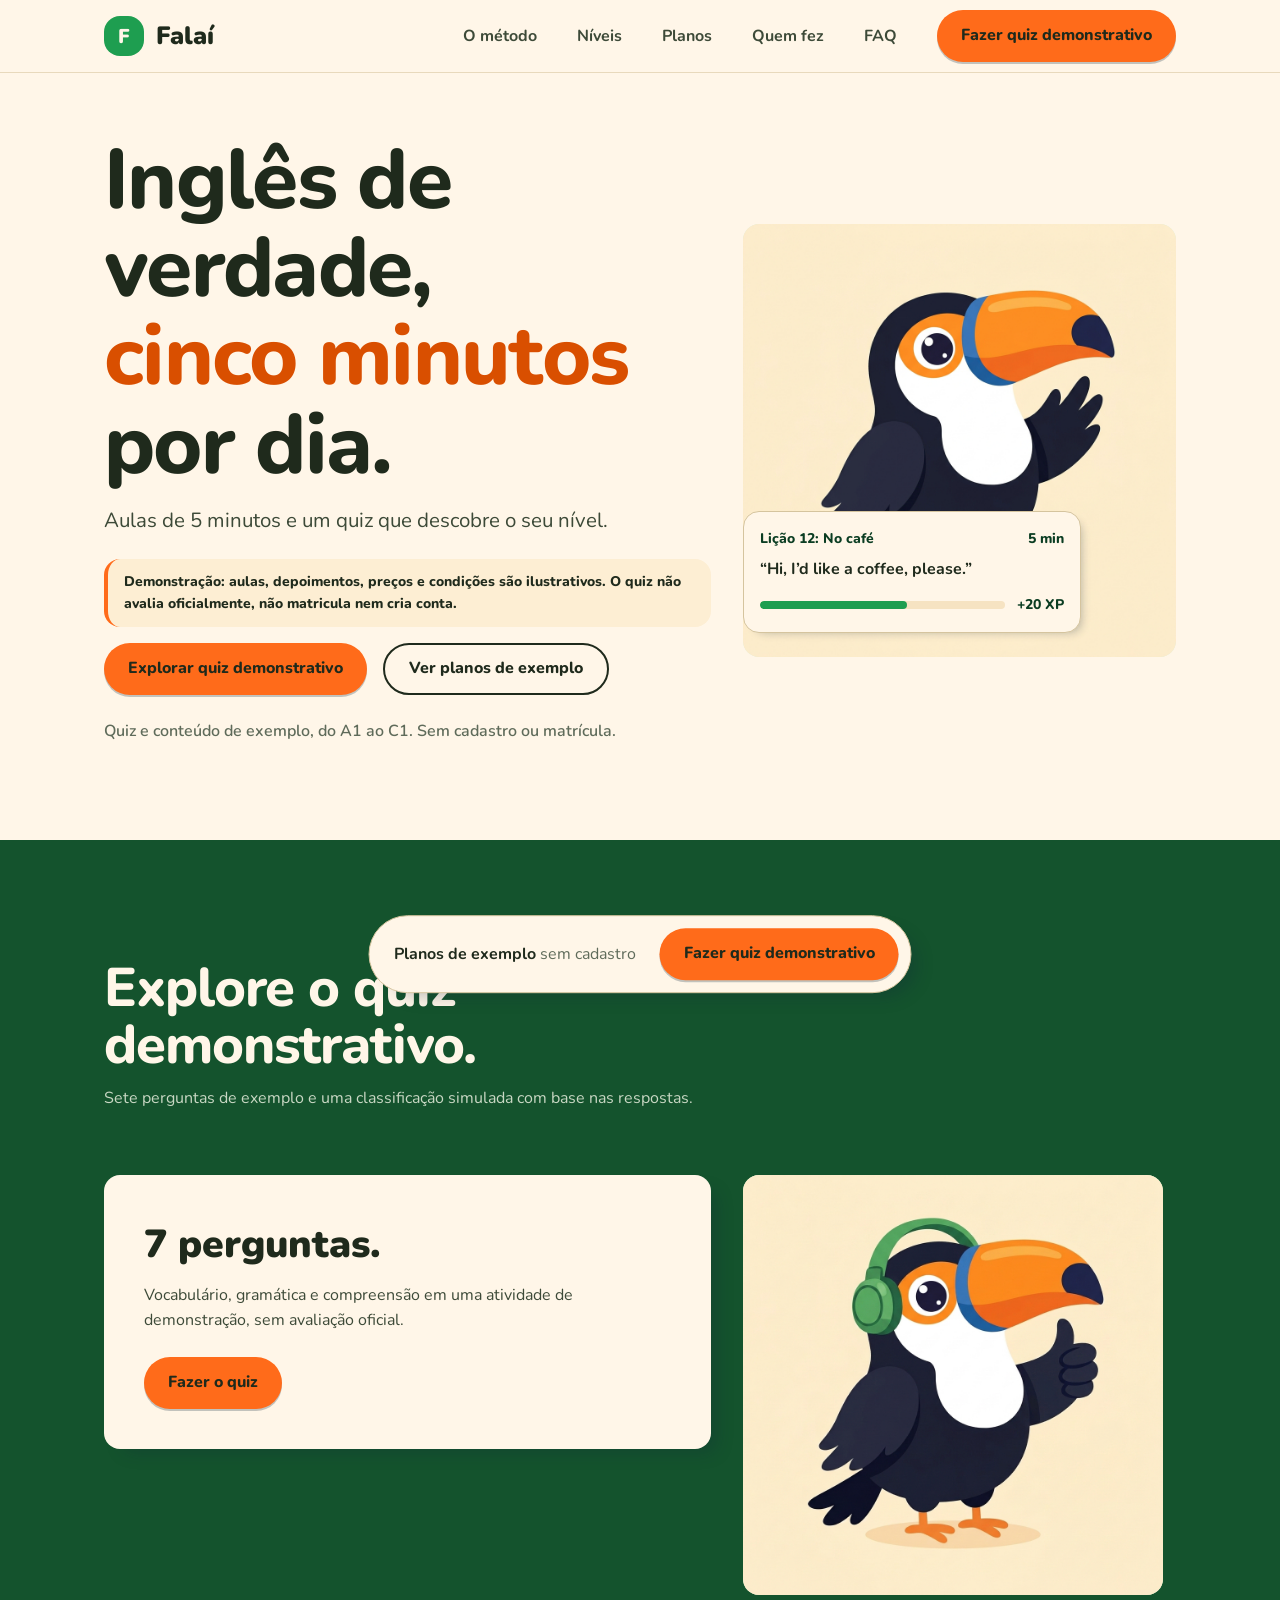
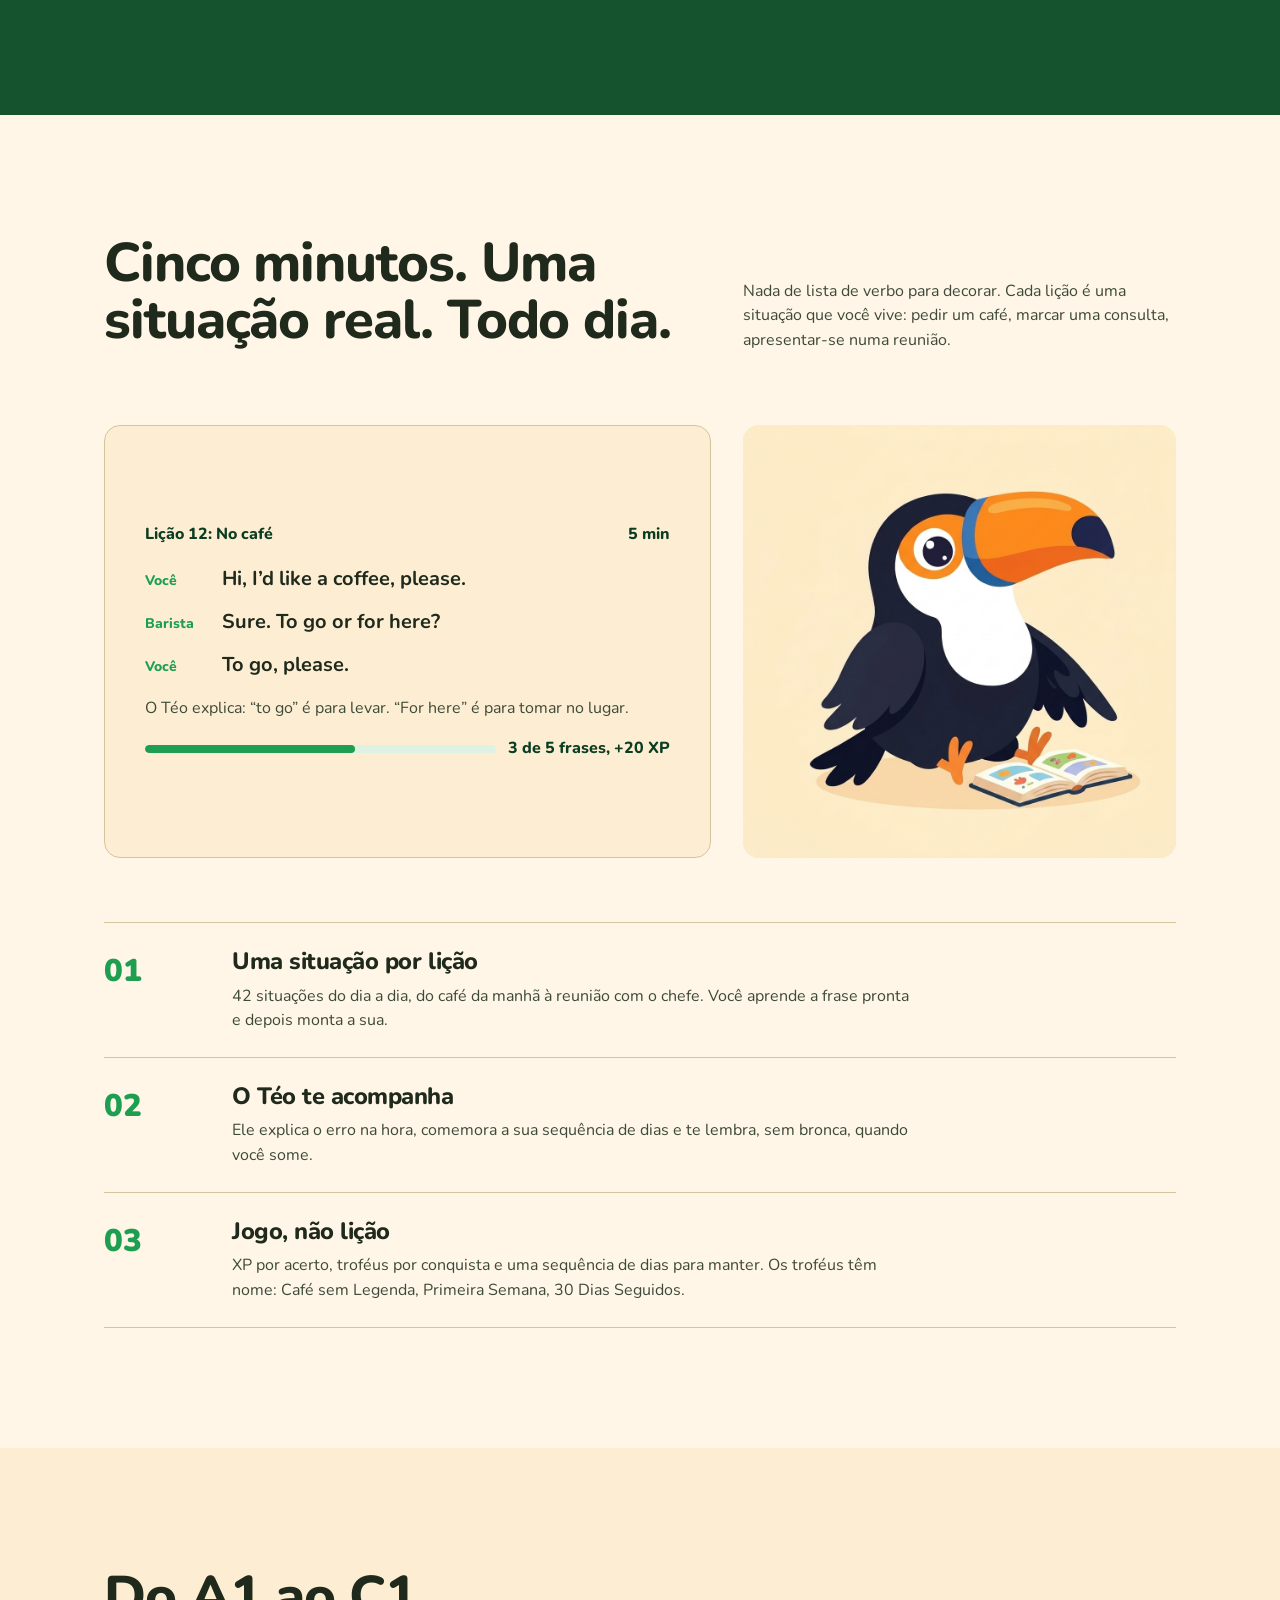
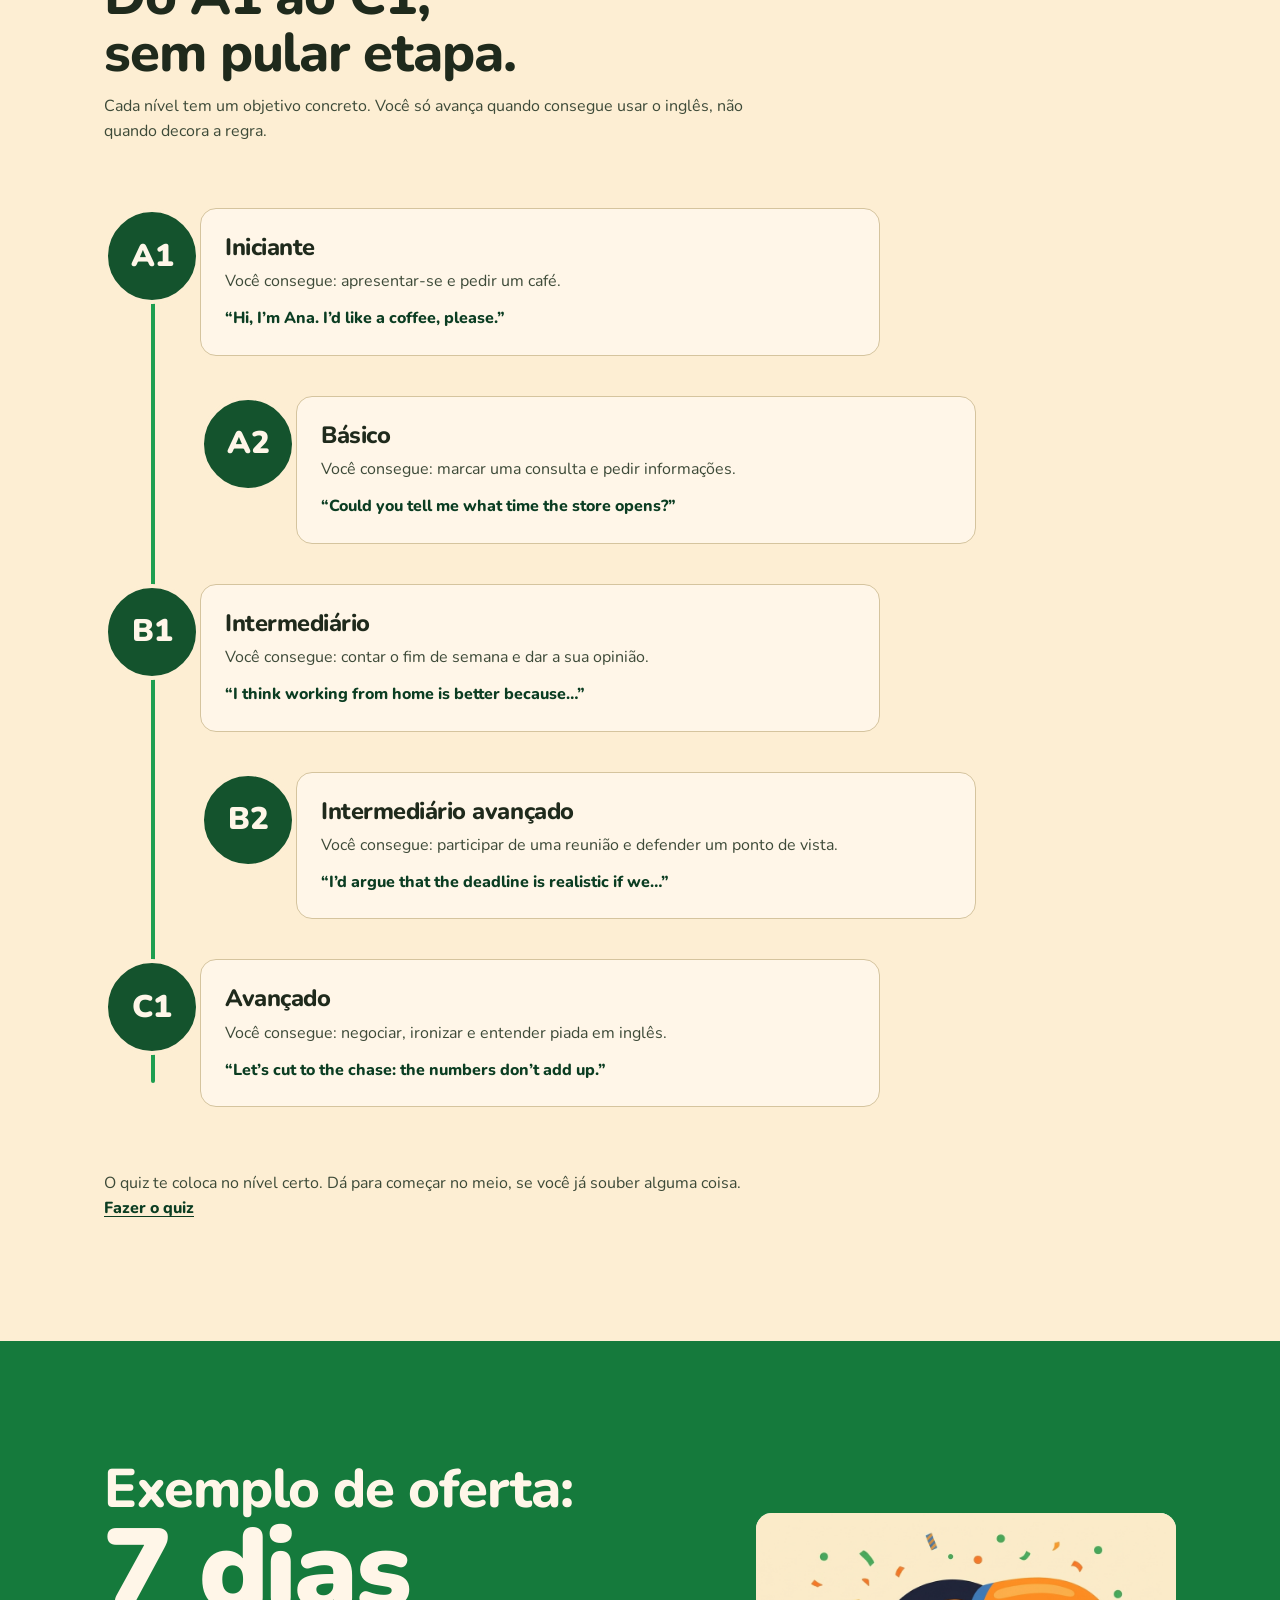
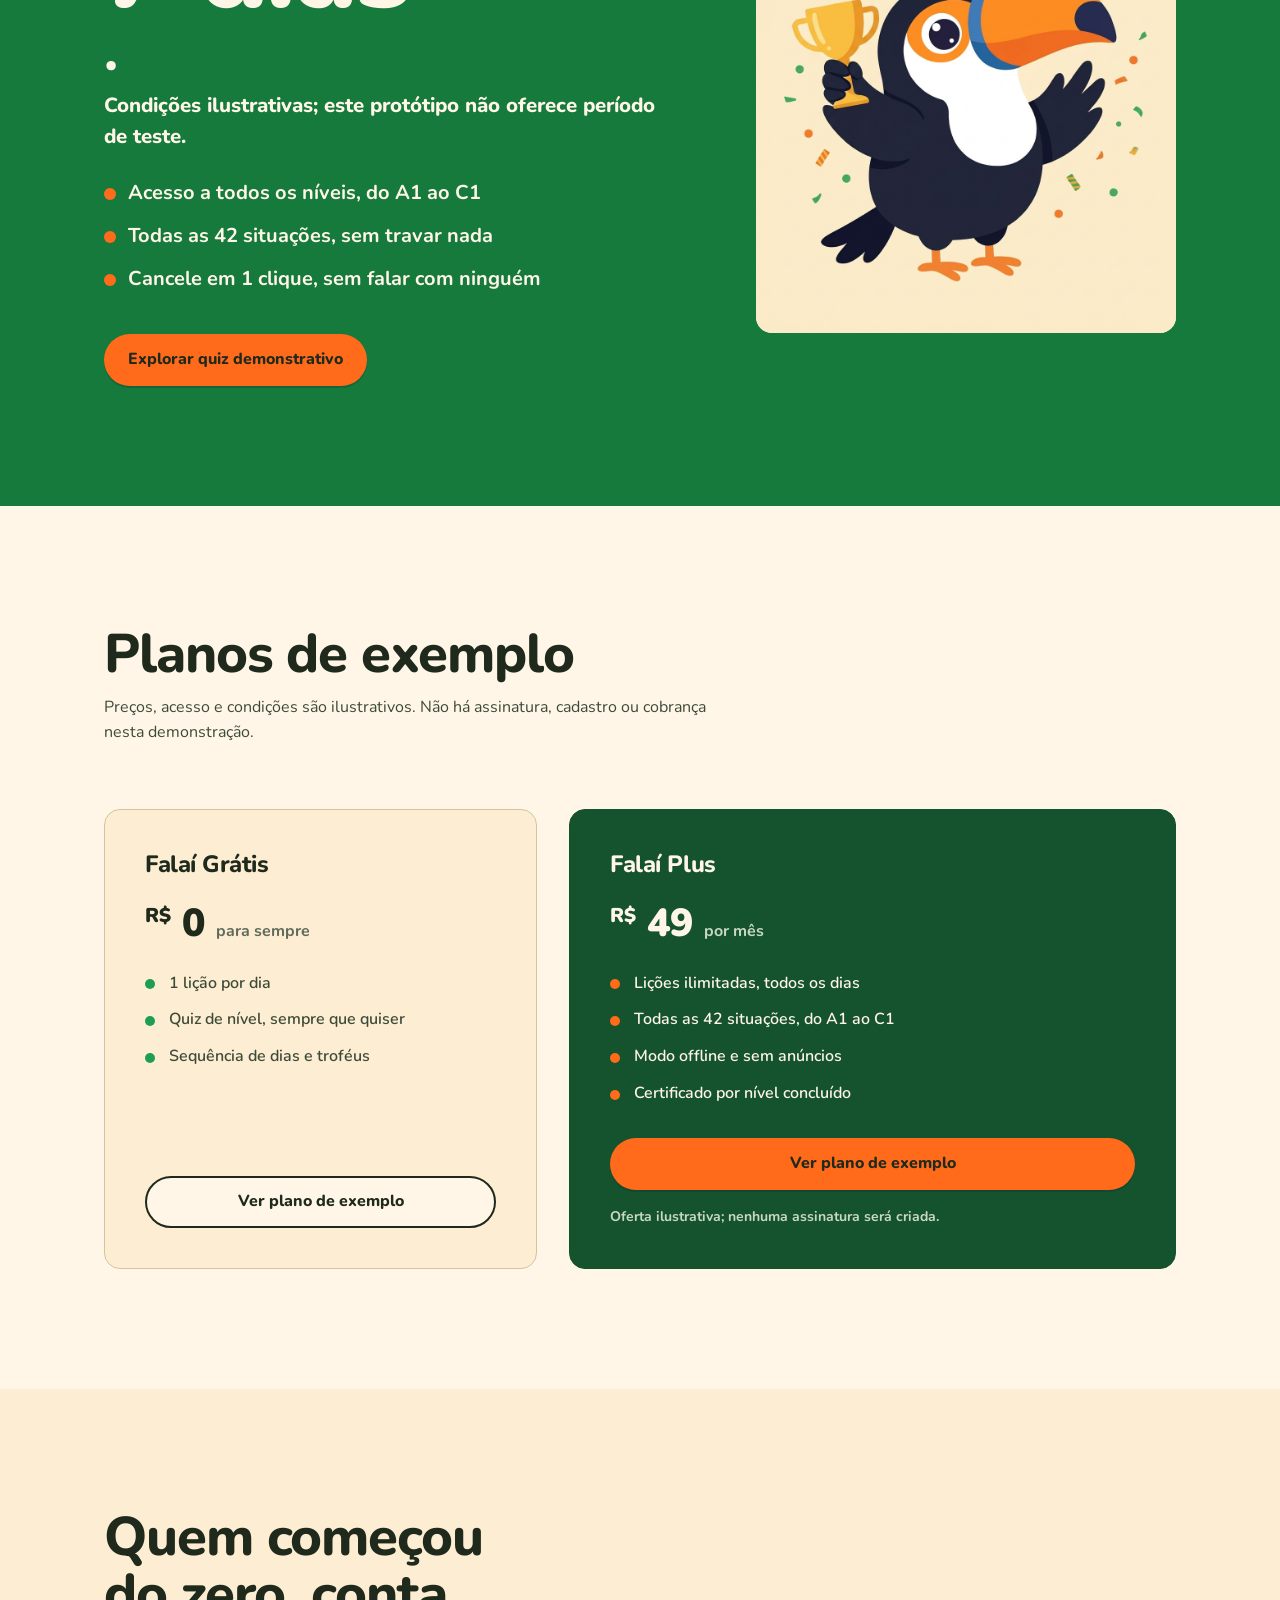
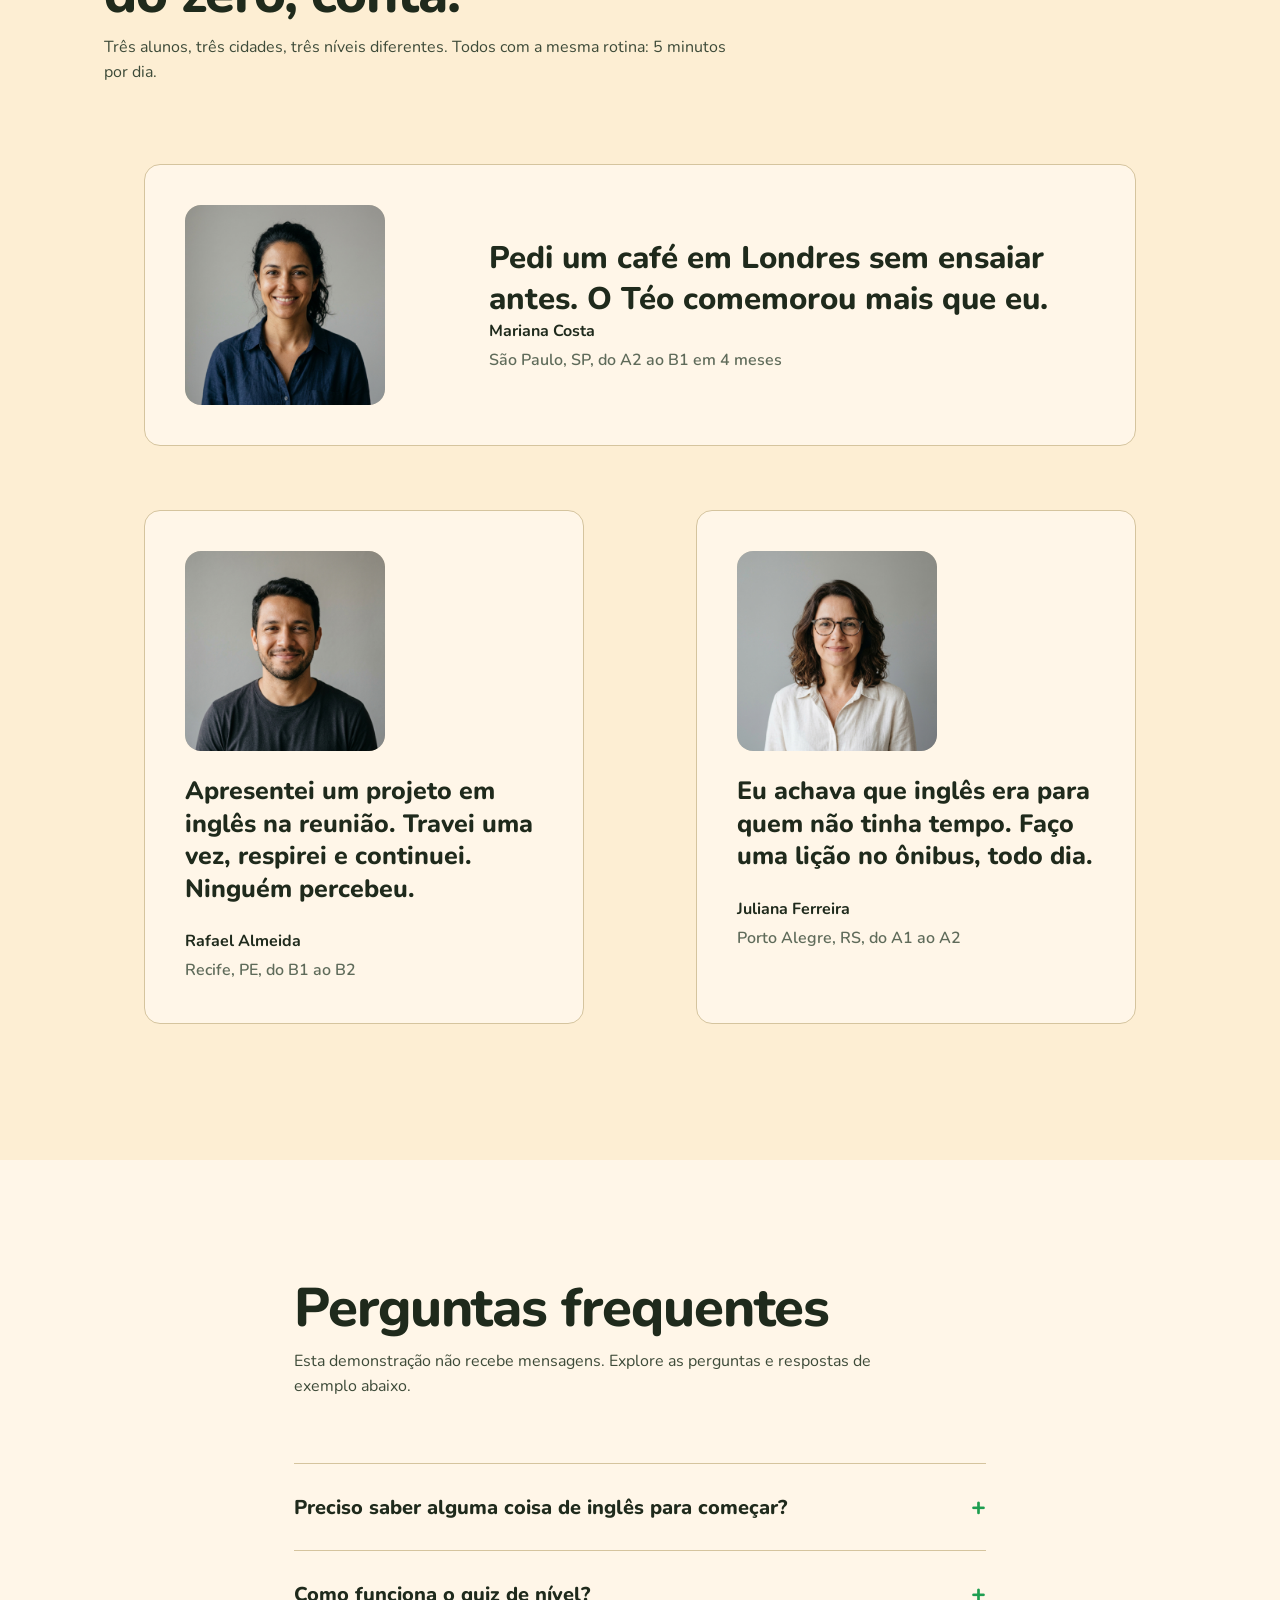
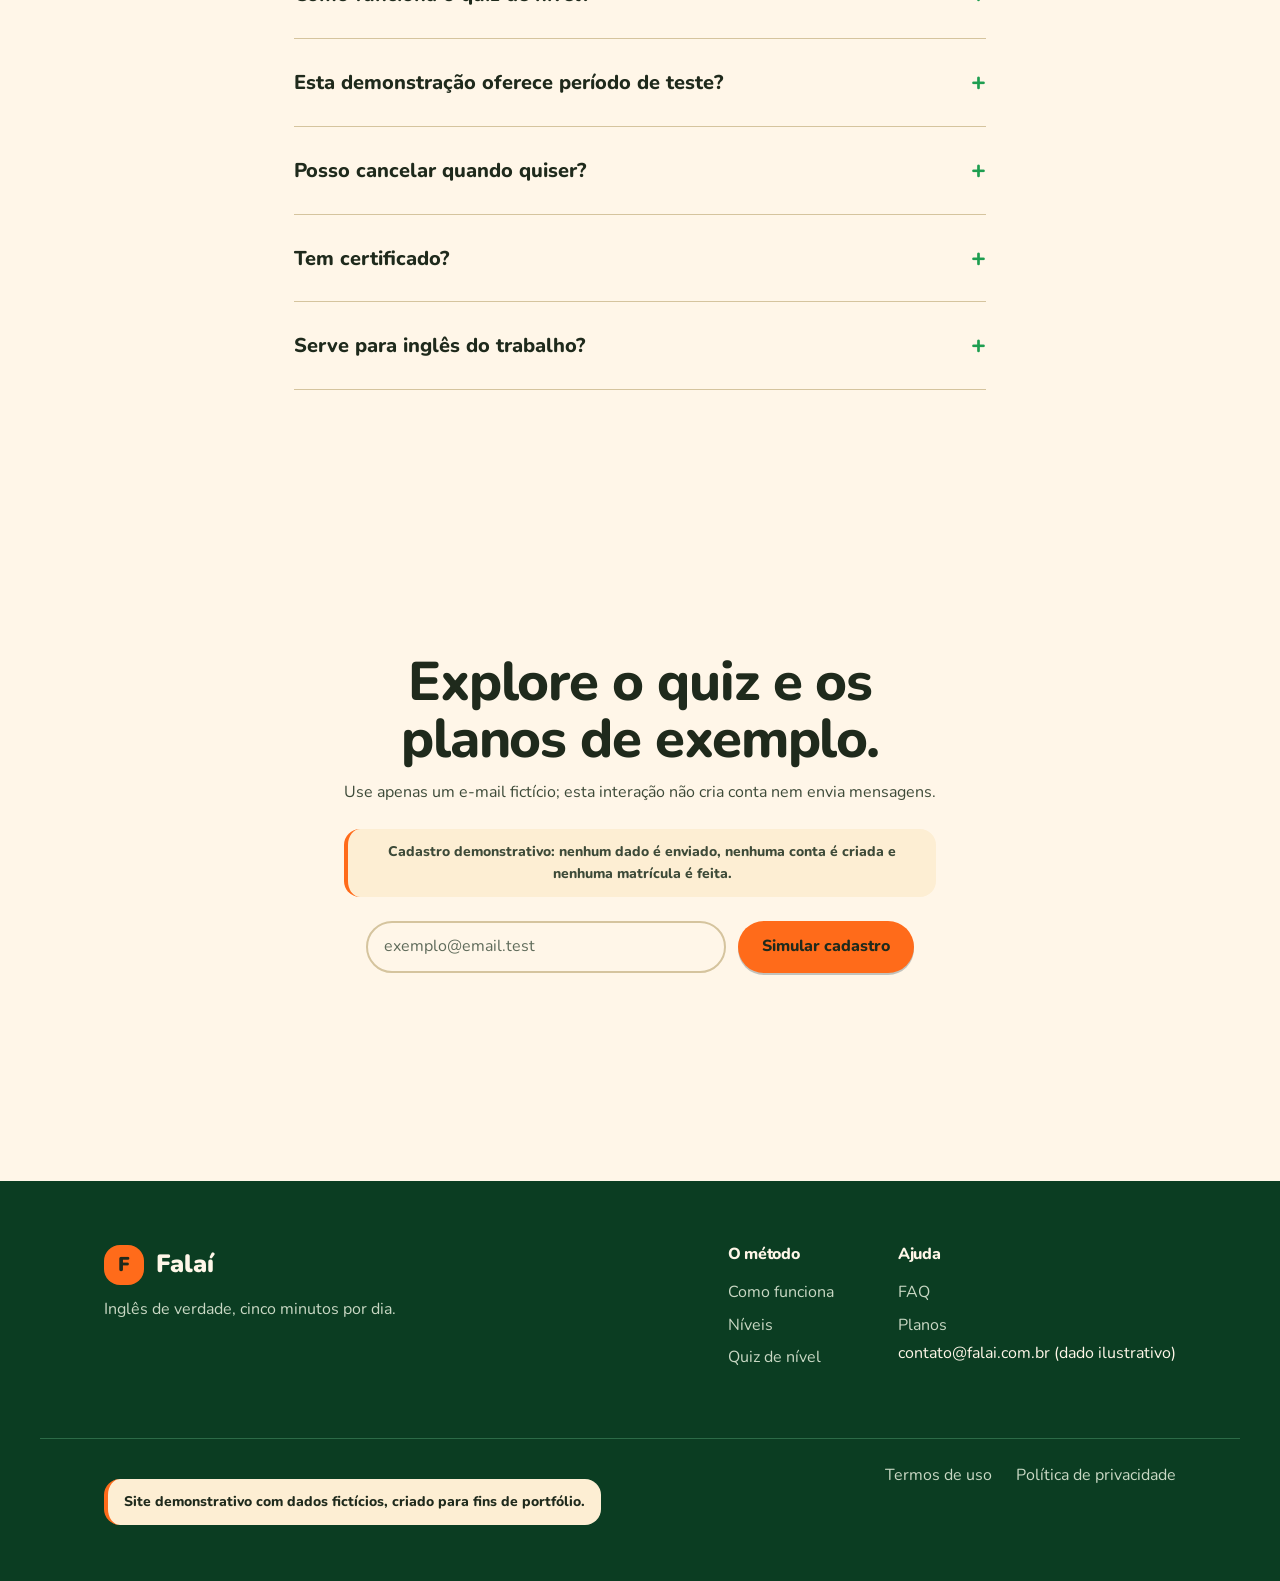
<file: idiomas/index.html>
<!DOCTYPE html>
<html lang="pt-BR">
<head>
  <meta charset="UTF-8">
  <meta name="viewport" content="width=device-width, initial-scale=1.0">
  <meta name="description" content="Demonstração de uma plataforma de inglês para adultos, com aulas e quiz de nível ilustrativos. Não há período de teste, matrícula ou criação de conta.">
  <title>Falaí, demonstração de plataforma de inglês</title>
  <link rel="preconnect" href="https://fonts.googleapis.com">
  <link rel="preconnect" href="https://fonts.gstatic.com" crossorigin>
  <link href="https://fonts.googleapis.com/css2?family=Nunito:wght@400;600;700;800;900&display=swap" rel="stylesheet">
  <link rel="stylesheet" href="style.css">
  <link rel="stylesheet" href="../demo.css">
</head>
<body>
  <header class="header">
    <div class="container header-inner">
      <a href="#topo" class="logo" aria-label="Falaí, voltar ao topo">
        <span class="logo-mark" aria-hidden="true">F</span>
        Falaí
      </a>
      <nav class="nav" id="nav" aria-label="Navegação principal">
        <a href="#metodo">O método</a>
        <a href="#niveis">Níveis</a>
        <a href="#planos">Planos</a>
        <a href="#depoimentos">Quem fez</a>
        <a href="#faq">FAQ</a>
        <a href="#quiz" class="btn btn-primary nav-cta">Fazer quiz demonstrativo</a>
      </nav>
      <button class="menu-btn" id="menuBtn" aria-label="Abrir menu" aria-expanded="false" aria-controls="nav">
        <span></span><span></span><span></span>
      </button>
    </div>
  </header>

  <main id="topo">
    <!-- HERO -->
    <section class="hero">
      <div class="container hero-inner">
        <div class="hero-copy">
          <h1>Inglês de verdade, <span class="hero-accent">cinco minutos</span> por dia.</h1>
          <p class="hero-sub">Aulas de 5 minutos e um quiz que descobre o seu nível.</p>
          <p class="demo-notice" role="note">Demonstração: aulas, depoimentos, preços e condições são ilustrativos. O quiz não avalia oficialmente, não matricula nem cria conta.</p>
          <p class="hero-actions">
            <a href="#quiz" class="btn btn-primary">Explorar quiz demonstrativo</a>
            <a href="#planos" class="btn btn-outline">Ver planos de exemplo</a>
          </p>
          <p class="hero-proof">Quiz e conteúdo de exemplo, do A1 ao C1. Sem cadastro ou matrícula.</p>
        </div>
        <div class="hero-visual">
          <figure class="ph ph-mascot" data-slot="mascote-hero" data-alt="Téo, o tucano, acenando, ilustração flat"><img src="images/mascote-hero.jpg" alt="Téo, o tucano, acenando, ilustração flat" width="880" height="880">
          </figure>
          <div class="lesson-chip" aria-label="Exemplo de lição">
            <p class="lesson-chip-head"><span>Lição 12: No café</span><span>5 min</span></p>
            <p class="lesson-chip-line">“Hi, I’d like a coffee, please.”</p>
            <p class="lesson-chip-xp"><span class="xp-bar"><span style="width: 60%"></span></span><span>+20 XP</span></p>
          </div>
        </div>
      </div>
    </section>

    <!-- QUIZ DE NÍVEL -->
    <section class="quiz-band" id="quiz">
      <div class="container quiz-inner">
        <div class="quiz-head">
          <h2>Explore o quiz demonstrativo.</h2>
          <p>Sete perguntas de exemplo e uma classificação simulada com base nas respostas.</p>
        </div>
        <div class="quiz-layout">
          <div class="quiz-card" id="quizCard">
            <div class="quiz-intro" id="quizIntro">
              <p class="quiz-intro-big">7 perguntas.</p>
              <p>Vocabulário, gramática e compreensão em uma atividade de demonstração, sem avaliação oficial.</p>
              <button type="button" class="btn btn-primary" id="quizStart">Fazer o quiz</button>
            </div>
            <div class="quiz-stage" id="quizStage" hidden>
              <p class="quiz-progress" id="quizProgress">Pergunta 1 de 7</p>
              <div class="quiz-bar" aria-hidden="true"><span id="quizBarFill" style="transform: scaleX(0)"></span></div>
              <h3 class="quiz-question" id="quizQuestion"></h3>
              <div class="quiz-options" id="quizOptions" role="group" aria-label="Opções de resposta"></div>
              <p class="quiz-feedback" id="quizFeedback" role="status" aria-live="polite"></p>
              <button type="button" class="btn btn-primary quiz-next" id="quizNext" hidden>Próxima</button>
            </div>
            <div class="quiz-result" id="quizResult" hidden>
              <p class="quiz-result-level" id="quizResultLevel"></p>
              <h3 id="quizResultTitle" tabindex="-1"></h3>
              <p id="quizResultText"></p>
              <p class="quiz-result-score" id="quizResultScore"></p>
              <p class="quiz-result-actions">
                <a href="#planos" class="btn btn-primary" id="quizResultCta">Ver planos de exemplo</a>
                <button type="button" class="btn btn-outline" id="quizRetry">Refazer o quiz</button>
              </p>
            </div>
            <noscript>
              <div class="quiz-noscript">
                <p>Sem JavaScript, o quiz aparece aqui como lista. Responda e confira o gabarito no fim.</p>
                <ol>
                  <li>How do you say “bom dia” in English? a) Good morning b) Good night c) Good bye d) Good luck</li>
                  <li>Choose the correct sentence: a) She go to work every day. b) She goes to work every day. c) She going to work every day. d) She gone to work every day.</li>
                  <li>What does “I’m starving” mean? a) Estou com muito sono. b) Estou com muita fome. c) Estou com muita sede. d) Estou com muito frio.</li>
                  <li>Complete: “If I ___ more time, I would travel more.” a) have b) had c) has d) having</li>
                  <li>What does “embarrassed” mean? a) envergonhado b) animado c) entediado d) orgulhoso</li>
                  <li>Choose the correct sentence: a) I wish I can speak French. b) I wish I could speak French. c) I wish I will speak French. d) I wish I speaking French.</li>
                  <li>What does “to hit the nail on the head” mean? a) Acertar em cheio. b) Bater na cabeça de alguém. c) Ficar com dor de cabeça. d) Pregar um prego na parede.</li>
                </ol>
                <details>
                  <summary>Ver gabarito</summary>
                  <p>1) a, 2) b, 3) b, 4) b, 5) a, 6) b, 7) a. De 0 a 1 acerto: A1. De 2 a 3: A2. De 4 a 5: B1. 6: B2. 7: C1.</p>
                </details>
              </div>
            </noscript>
          </div>
          <figure class="ph ph-mascot-fone" data-slot="mascote-fone" data-alt="Téo, o tucano, com fone de ouvido, dando joinha, ilustração flat"><img src="images/mascote-fone.jpg" alt="Téo, o tucano, com fone de ouvido, dando joinha, ilustração flat" width="640" height="640">
          </figure>
        </div>
      </div>
    </section>

    <!-- O MÉTODO -->
    <section class="section" id="metodo">
      <div class="container">
        <div class="section-head section-head-split">
          <h2>Cinco minutos. Uma situação real. Todo dia.</h2>
          <p>Nada de lista de verbo para decorar. Cada lição é uma situação que você vive: pedir um café, marcar uma consulta, apresentar-se numa reunião.</p>
        </div>
        <div class="method-grid">
          <article class="lesson-card" aria-label="Exemplo de lição da Falaí">
            <p class="lesson-card-head"><span>Lição 12: No café</span><span>5 min</span></p>
            <div class="lesson-dialogue">
              <p><span class="speaker">Você</span> Hi, I’d like a coffee, please.</p>
              <p><span class="speaker">Barista</span> Sure. To go or for here?</p>
              <p><span class="speaker">Você</span> To go, please.</p>
            </div>
            <p class="lesson-card-tip">O Téo explica: “to go” é para levar. “For here” é para tomar no lugar.</p>
            <p class="lesson-card-progress"><span class="xp-bar xp-bar-dark"><span style="width: 60%"></span></span><span>3 de 5 frases, +20 XP</span></p>
          </article>
          <figure class="ph ph-mascot-study" data-slot="mascote-estudando" data-alt="Téo, o tucano, estudando com um livro, ilustração flat"><img src="images/mascote-estudando.jpg" alt="Téo, o tucano, estudando com um livro, ilustração flat" width="720" height="720">
          </figure>
        </div>
        <ol class="method-list">
          <li class="method-item">
            <p class="method-num num" aria-hidden="true">01</p>
            <div>
              <h3>Uma situação por lição</h3>
              <p>42 situações do dia a dia, do café da manhã à reunião com o chefe. Você aprende a frase pronta e depois monta a sua.</p>
            </div>
          </li>
          <li class="method-item">
            <p class="method-num num" aria-hidden="true">02</p>
            <div>
              <h3>O Téo te acompanha</h3>
              <p>Ele explica o erro na hora, comemora a sua sequência de dias e te lembra, sem bronca, quando você some.</p>
            </div>
          </li>
          <li class="method-item">
            <p class="method-num num" aria-hidden="true">03</p>
            <div>
              <h3>Jogo, não lição</h3>
              <p>XP por acerto, troféus por conquista e uma sequência de dias para manter. Os troféus têm nome: Café sem Legenda, Primeira Semana, 30 Dias Seguidos.</p>
            </div>
          </li>
        </ol>
      </div>
    </section>

    <!-- NÍVEIS CEFR -->
    <section class="section section-levels" id="niveis">
      <div class="container">
        <div class="section-head">
          <h2>Do A1 ao C1, sem pular etapa.</h2>
          <p>Cada nível tem um objetivo concreto. Você só avança quando consegue usar o inglês, não quando decora a regra.</p>
        </div>
        <ol class="levels-road">
          <li class="level level-a1">
            <p class="level-badge num" aria-hidden="true">A1</p>
            <div class="level-body">
              <h3>Iniciante</h3>
              <p class="level-can">Você consegue: apresentar-se e pedir um café.</p>
              <p class="level-example">“Hi, I’m Ana. I’d like a coffee, please.”</p>
            </div>
          </li>
          <li class="level level-a2">
            <p class="level-badge num" aria-hidden="true">A2</p>
            <div class="level-body">
              <h3>Básico</h3>
              <p class="level-can">Você consegue: marcar uma consulta e pedir informações.</p>
              <p class="level-example">“Could you tell me what time the store opens?”</p>
            </div>
          </li>
          <li class="level level-b1">
            <p class="level-badge num" aria-hidden="true">B1</p>
            <div class="level-body">
              <h3>Intermediário</h3>
              <p class="level-can">Você consegue: contar o fim de semana e dar a sua opinião.</p>
              <p class="level-example">“I think working from home is better because…”</p>
            </div>
          </li>
          <li class="level level-b2">
            <p class="level-badge num" aria-hidden="true">B2</p>
            <div class="level-body">
              <h3>Intermediário avançado</h3>
              <p class="level-can">Você consegue: participar de uma reunião e defender um ponto de vista.</p>
              <p class="level-example">“I’d argue that the deadline is realistic if we…”</p>
            </div>
          </li>
          <li class="level level-c1">
            <p class="level-badge num" aria-hidden="true">C1</p>
            <div class="level-body">
              <h3>Avançado</h3>
              <p class="level-can">Você consegue: negociar, ironizar e entender piada em inglês.</p>
              <p class="level-example">“Let’s cut to the chase: the numbers don’t add up.”</p>
            </div>
          </li>
        </ol>
        <p class="levels-note">O quiz te coloca no nível certo. Dá para começar no meio, se você já souber alguma coisa. <a href="#quiz">Fazer o quiz</a></p>
      </div>
    </section>

    <!-- 7 DIAS GRÁTIS -->
    <section class="free-band" id="gratis">
      <div class="container free-inner">
        <div class="free-copy">
          <h2>Exemplo de oferta: <span class="free-big num">7 dias</span>.</h2>
          <p class="free-sub">Condições ilustrativas; este protótipo não oferece período de teste.</p>
          <ul class="free-list">
            <li>Acesso a todos os níveis, do A1 ao C1</li>
            <li>Todas as 42 situações, sem travar nada</li>
            <li>Cancele em 1 clique, sem falar com ninguém</li>
          </ul>
          <p><a href="#cadastro" class="btn btn-primary">Explorar quiz demonstrativo</a></p>
        </div>
        <figure class="ph ph-mascot-party" data-slot="mascote-comemorando" data-alt="Téo, o tucano, comemorando com um troféu, ilustração flat"><img src="images/mascote-comemorando.jpg" alt="Téo, o tucano, comemorando com um troféu, ilustração flat" width="720" height="720">
        </figure>
      </div>
    </section>

    <!-- PLANOS -->
    <section class="section" id="planos">
      <div class="container">
        <div class="section-head">
          <h2>Planos de exemplo</h2>
          <p>Preços, acesso e condições são ilustrativos. Não há assinatura, cadastro ou cobrança nesta demonstração.</p>
        </div>
        <div class="plans">
          <article class="plan">
            <h3>Falaí Grátis</h3>
            <p class="plan-price"><span class="currency">R$</span> 0 <span class="plan-period">para sempre</span></p>
            <ul>
              <li>1 lição por dia</li>
              <li>Quiz de nível, sempre que quiser</li>
              <li>Sequência de dias e troféus</li>
            </ul>
            <a href="#cadastro" class="btn btn-outline">Ver plano de exemplo</a>
          </article>
          <article class="plan plan-plus">
            <h3>Falaí Plus</h3>
            <p class="plan-price"><span class="currency">R$</span> 49 <span class="plan-period">por mês</span></p>
            <ul>
              <li>Lições ilimitadas, todos os dias</li>
              <li>Todas as 42 situações, do A1 ao C1</li>
              <li>Modo offline e sem anúncios</li>
              <li>Certificado por nível concluído</li>
            </ul>
            <a href="#cadastro" class="btn btn-primary">Ver plano de exemplo</a>
            <p class="plan-note">Oferta ilustrativa; nenhuma assinatura será criada.</p>
          </article>
        </div>
      </div>
    </section>

    <!-- DEPOIMENTOS -->
    <section class="section section-testimonials" id="depoimentos">
      <div class="container">
        <div class="section-head">
          <h2>Quem começou do zero, conta.</h2>
          <p>Três alunos, três cidades, três níveis diferentes. Todos com a mesma rotina: 5 minutos por dia.</p>
        </div>
        <div class="testimonials">
          <figure class="testimonial testimonial-featured">
            <figure class="ph ph-portrait" data-slot="retrato-mariana" data-alt="Retrato de Mariana Costa, foto realista"><img src="images/retrato-mariana.jpg" alt="Retrato de Mariana Costa, foto realista" width="480" height="480">
            </figure>
            <div class="testimonial-body">
              <blockquote>Pedi um café em Londres sem ensaiar antes. O Téo comemorou mais que eu.</blockquote>
              <figcaption><strong>Mariana Costa</strong><span>São Paulo, SP, do A2 ao B1 em 4 meses</span></figcaption>
            </div>
          </figure>
          <figure class="testimonial">
            <figure class="ph ph-portrait" data-slot="retrato-rafael" data-alt="Retrato de Rafael Almeida, foto realista"><img src="images/retrato-rafael.jpg" alt="Retrato de Rafael Almeida, foto realista" width="480" height="480">
            </figure>
            <blockquote>Apresentei um projeto em inglês na reunião. Travei uma vez, respirei e continuei. Ninguém percebeu.</blockquote>
            <figcaption><strong>Rafael Almeida</strong><span>Recife, PE, do B1 ao B2</span></figcaption>
          </figure>
          <figure class="testimonial">
            <figure class="ph ph-portrait" data-slot="retrato-juliana" data-alt="Retrato de Juliana Ferreira, foto realista"><img src="images/retrato-juliana.jpg" alt="Retrato de Juliana Ferreira, foto realista" width="480" height="480">
            </figure>
            <blockquote>Eu achava que inglês era para quem não tinha tempo. Faço uma lição no ônibus, todo dia.</blockquote>
            <figcaption><strong>Juliana Ferreira</strong><span>Porto Alegre, RS, do A1 ao A2</span></figcaption>
          </figure>
        </div>
      </div>
    </section>

    <!-- FAQ -->
    <section class="section" id="faq">
      <div class="container faq-container">
        <div class="section-head">
          <h2>Perguntas frequentes</h2>
          <p>Esta demonstração não recebe mensagens. Explore as perguntas e respostas de exemplo abaixo.</p>
        </div>
        <div class="faq-list">
          <div class="faq-item">
            <button class="faq-question" aria-expanded="false">Preciso saber alguma coisa de inglês para começar?<span class="faq-icon" aria-hidden="true">+</span></button>
            <div class="faq-answer"><p>Não. O quiz descobre o seu nível, mesmo que seja zero. A primeira lição do A1 é “Hi, I’m Ana.”</p></div>
          </div>
          <div class="faq-item">
            <button class="faq-question" aria-expanded="false">Como funciona o quiz de nível?<span class="faq-icon" aria-hidden="true">+</span></button>
            <div class="faq-answer"><p>São 7 perguntas e 2 minutos. Ele testa vocabulário, gramática e compreensão, e te coloca no nível certo. Dá para refazer quando quiser.</p></div>
          </div>
          <div class="faq-item">
            <button class="faq-question" aria-expanded="false">Esta demonstração oferece período de teste?<span class="faq-icon" aria-hidden="true">+</span></button>
            <div class="faq-answer"><p>Não. Este protótipo não oferece teste grátis, não cria assinatura nem cobra pagamentos. As condições exibidas são apenas exemplos.</p></div>
          </div>
          <div class="faq-item">
            <button class="faq-question" aria-expanded="false">Posso cancelar quando quiser?<span class="faq-icon" aria-hidden="true">+</span></button>
            <div class="faq-answer"><p>Sim, em 1 clique, sem falar com ninguém. O acesso continua até o fim do mês pago.</p></div>
          </div>
          <div class="faq-item">
            <button class="faq-question" aria-expanded="false">Tem certificado?<span class="faq-icon" aria-hidden="true">+</span></button>
            <div class="faq-answer"><p>Sim, um por nível concluído, com as habilidades que você demonstrou. Dá para baixar e compartilhar.</p></div>
          </div>
          <div class="faq-item">
            <button class="faq-question" aria-expanded="false">Serve para inglês do trabalho?<span class="faq-icon" aria-hidden="true">+</span></button>
            <div class="faq-answer"><p>Sim. As situações incluem reunião, apresentação, e-mail e entrevista. O B2 e o C1 são focados em usar o inglês no trabalho.</p></div>
          </div>
        </div>
      </div>
    </section>

    <!-- CTA FINAL -->
    <section class="cta" id="cadastro">
      <div class="container cta-inner">
        <h2>Explore o quiz e os planos de exemplo.</h2>
        <p>Use apenas um e-mail fictício; esta interação não cria conta nem envia mensagens.</p>
        <p class="demo-notice" role="note">Cadastro demonstrativo: nenhum dado é enviado, nenhuma conta é criada e nenhuma matrícula é feita.</p>
        <form class="email-capture cta-form" id="emailForm" novalidate>
          <label class="sr-only" for="emailInput">E-mail fictício para a simulação</label>
          <input type="email" id="emailInput" placeholder="exemplo@email.test" autocomplete="off" required>
          <button type="submit" class="btn btn-primary">Simular cadastro</button>
        </form>
        <p class="form-msg" id="formMsg" role="status" aria-live="polite"></p>
      </div>
    </section>
  </main>

  <footer class="footer">
    <div class="container footer-inner">
      <div class="footer-brand">
        <a href="#topo" class="logo logo-light">
          <span class="logo-mark" aria-hidden="true">F</span>
          Falaí
        </a>
        <p>Inglês de verdade, cinco minutos por dia.</p>
      </div>
      <nav class="footer-nav" aria-label="Links do rodapé">
        <div>
          <h3>O método</h3>
          <a href="#metodo">Como funciona</a>
          <a href="#niveis">Níveis</a>
          <a href="#quiz">Quiz de nível</a>
        </div>
        <div>
          <h3>Ajuda</h3>
          <a href="#faq">FAQ</a>
          <a href="#planos">Planos</a>
          <span>contato@falai.com.br (dado ilustrativo)</span>
        </div>
      </nav>
    </div>
    <div class="container footer-bottom">
      <p class="demo-notice">Site demonstrativo com dados fictícios, criado para fins de portfólio.</p>
      <p class="footer-legal"><a href="#topo">Termos de uso</a><a href="#topo">Política de privacidade</a></p>
    </div>
  </footer>

  <div class="sticky-bar" id="stickyBar" hidden>
    <p class="sticky-text"><strong>Planos de exemplo</strong> <span>sem cadastro</span></p>
    <a href="#quiz" class="btn btn-primary">Fazer quiz demonstrativo</a>
  </div>

  <script src="script.js"></script>
  <script>window.hallmarkSlots = (m) => { for (const [k, v] of Object.entries(m)) { const s = document.querySelector(`[data-slot="${k}"]`); if (!s) continue; const im = new Image(); im.src = typeof v === 'string' ? v : v.src; im.alt = (typeof v === 'object' && v.alt) || s.dataset.alt || ''; s.querySelectorAll(':scope > img').forEach((o) => o.remove()); s.prepend(im); } };
document.querySelectorAll('[data-slot] img').forEach((i) => { if (i.complete && !i.naturalWidth) i.remove(); else i.addEventListener('error', () => i.remove(), { once: true }); });</script>
</body>
</html>
</file>
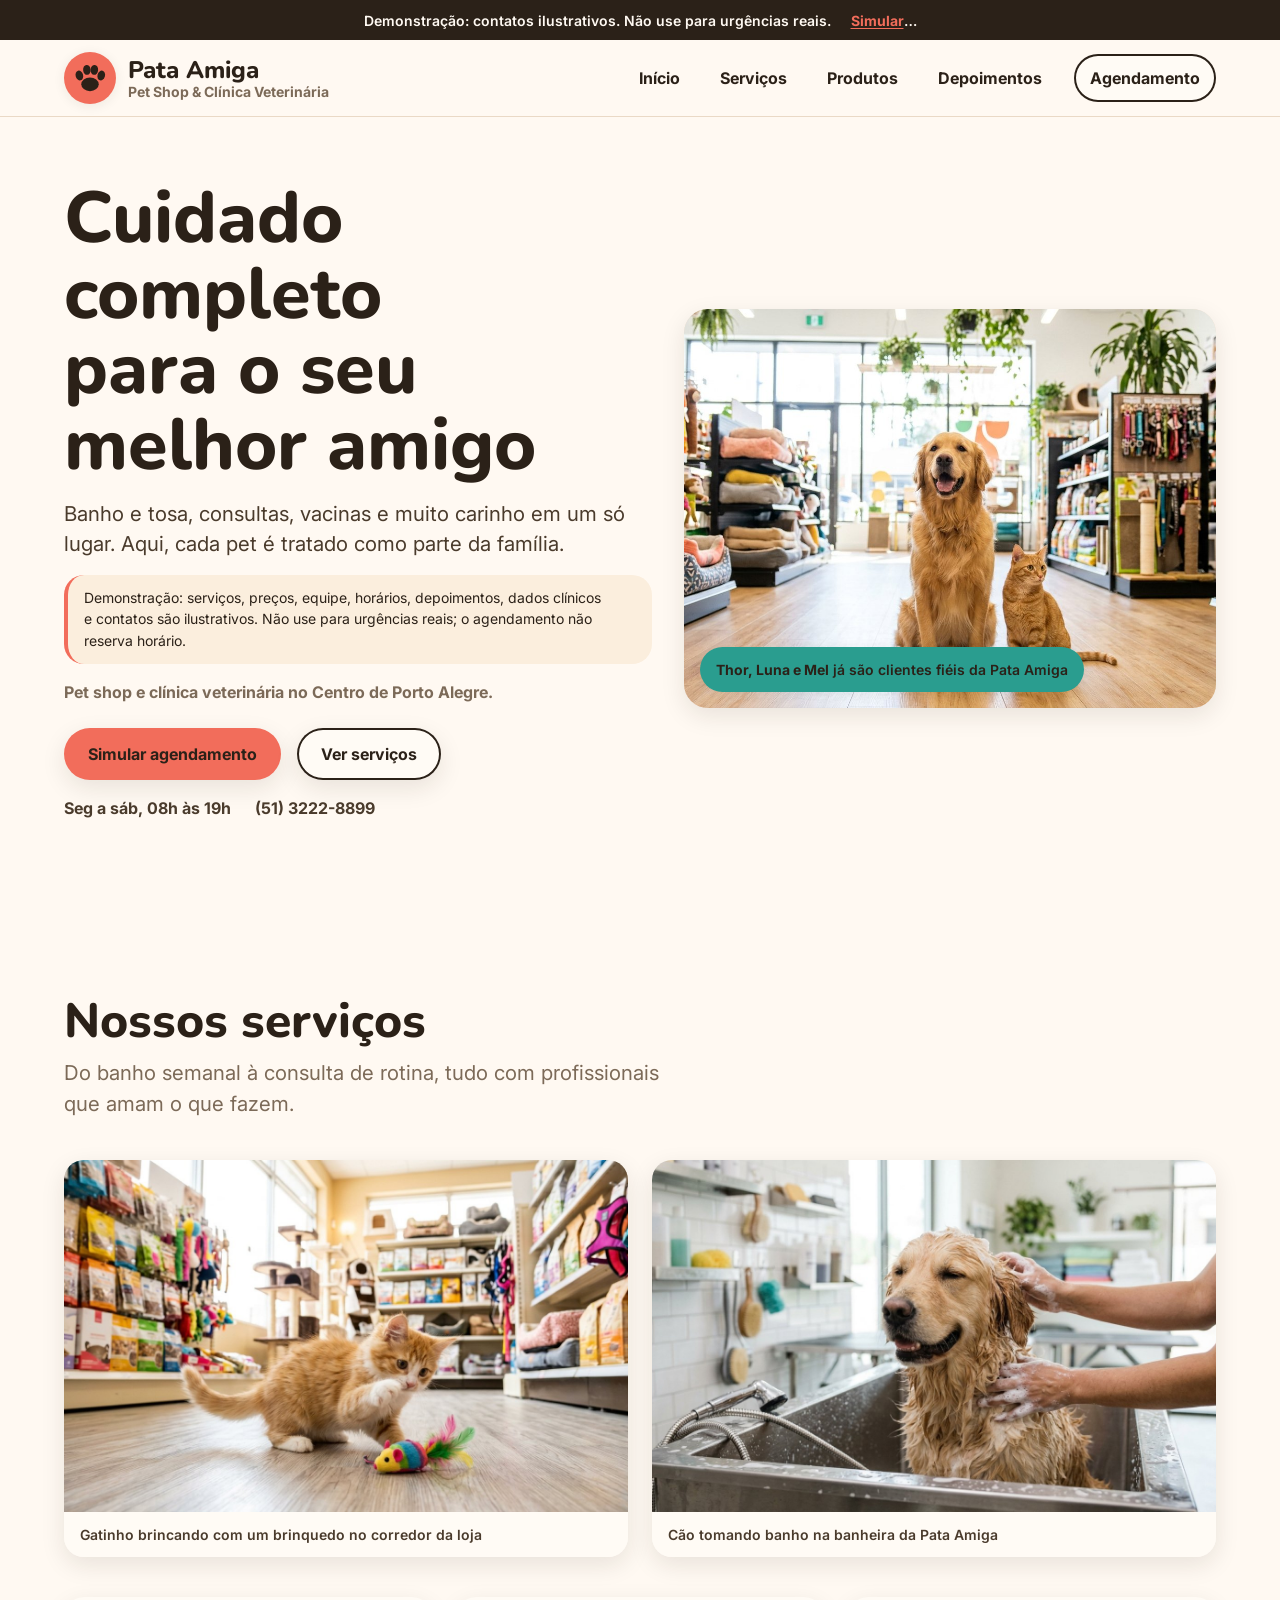
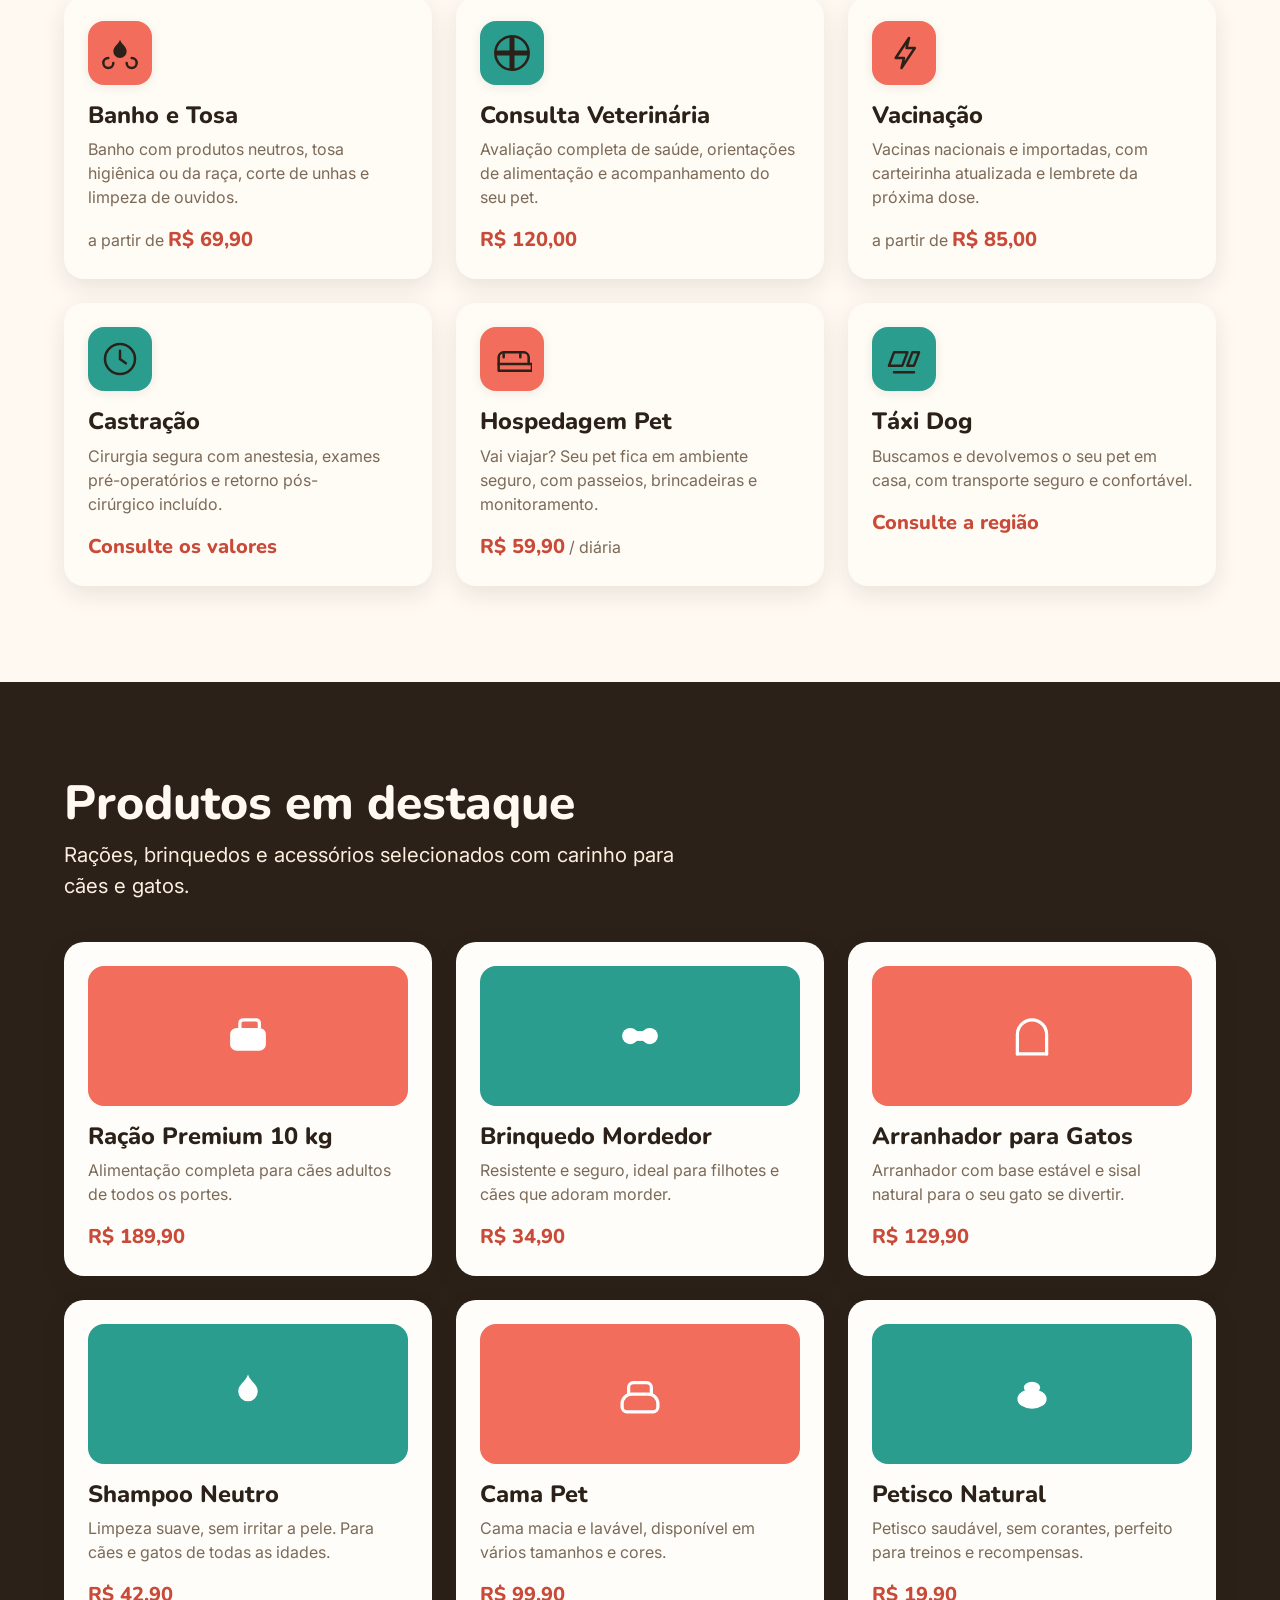
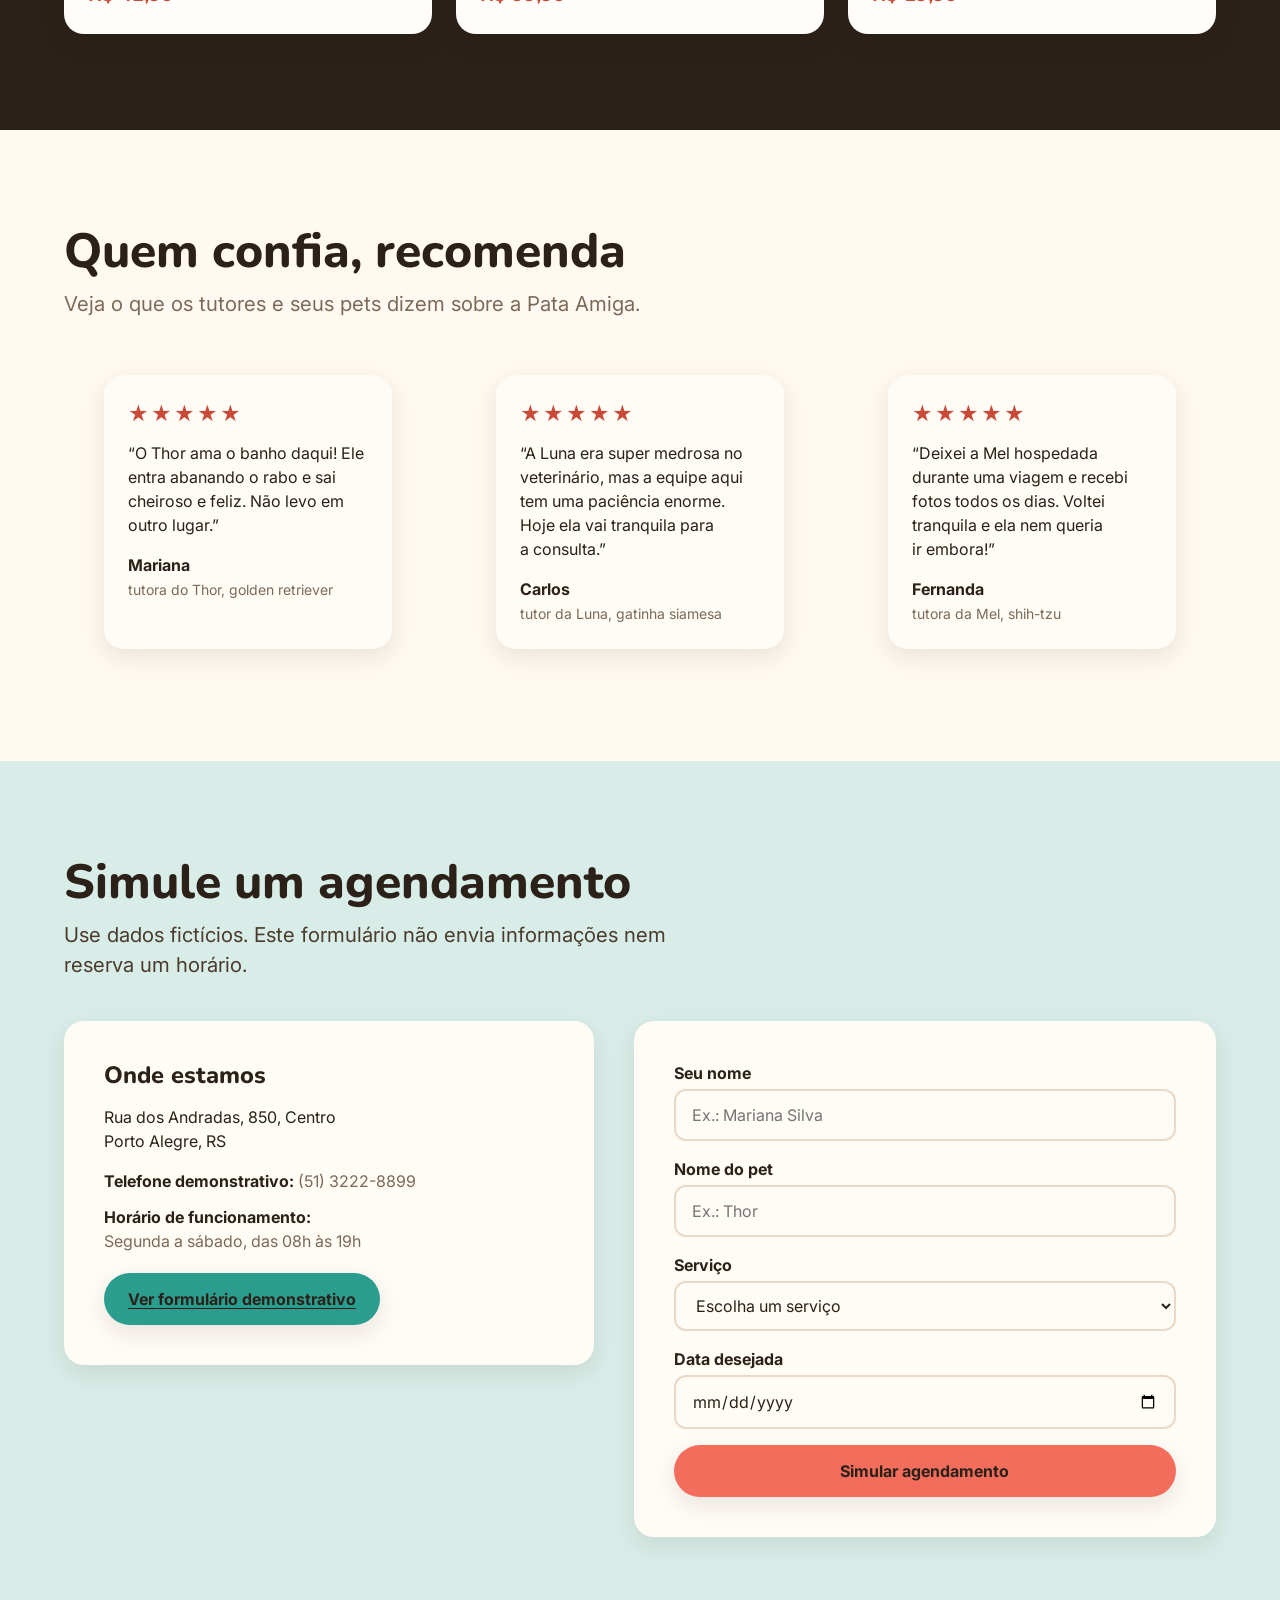
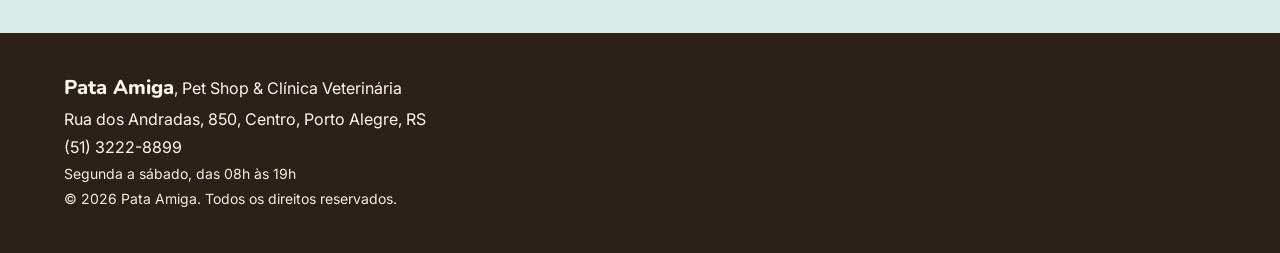
<file: petshop/index.html>
<!DOCTYPE html>
<html lang="pt-BR">
<head>
  <meta charset="UTF-8">
  <meta name="viewport" content="width=device-width, initial-scale=1.0">
  <meta name="description" content="Demonstração de site para pet shop e clínica veterinária. Serviços, preços, equipe, horários, depoimentos e contatos são ilustrativos.">
  <title>Pata Amiga, demonstração de pet shop e clínica veterinária</title>
  <link rel="preconnect" href="https://fonts.googleapis.com">
  <link rel="preconnect" href="https://fonts.gstatic.com" crossorigin>
  <link href="https://fonts.googleapis.com/css2?family=Inter:wght@400;600;700&family=Nunito:wght@700;800;900&display=swap" rel="stylesheet">
  <link rel="stylesheet" href="tokens.css">
  <link rel="stylesheet" href="base.css">
  <link rel="stylesheet" href="style.css">
  <link rel="stylesheet" href="../demo.css">
</head>
<body>
  <div class="emergency-strip">
    <p><span class="strip-label">Demonstração: contatos ilustrativos. Não use para urgências reais.</span> <a class="strip-whatsapp" href="#agendamento">Simular agendamento</a></p>
  </div>
  <header class="site-header" id="topo">
    <div class="container header-inner">
      <a href="#inicio" class="logo" aria-label="Pata Amiga - voltar ao início">
        <span class="logo-icon" aria-hidden="true">
          <svg viewBox="0 0 64 64" width="40" height="40" fill="currentColor" role="img" aria-label="Pegada de patinha">
            <ellipse cx="32" cy="42" rx="14" ry="11"/>
            <ellipse cx="15" cy="28" rx="6" ry="8" transform="rotate(-15 15 28)"/>
            <ellipse cx="27" cy="19" rx="6" ry="8" transform="rotate(-5 27 19)"/>
            <ellipse cx="39" cy="19" rx="6" ry="8" transform="rotate(5 39 19)"/>
            <ellipse cx="50" cy="28" rx="6" ry="8" transform="rotate(15 50 28)"/>
          </svg>
        </span>
        <span class="logo-text">Pata <strong>Amiga</strong><small>Pet Shop &amp; Clínica Veterinária</small></span>
      </a>
      <button class="menu-toggle" id="menuToggle" aria-label="Abrir menu" aria-expanded="false" aria-controls="mainNav">
        <span></span><span></span><span></span>
      </button>
      <nav class="main-nav" id="mainNav" aria-label="Navegação principal">
        <a href="#inicio">Início</a>
        <a href="#servicos">Serviços</a>
        <a href="#produtos">Produtos</a>
        <a href="#depoimentos">Depoimentos</a>
        <a href="#agendamento" class="nav-cta">Agendamento</a>
      </nav>
    </div>
  </header>

  <main>
    <!-- HERO -->
    <section class="hero" id="inicio">
      <div class="container hero-inner">
        <div class="hero-text">
          <h1>Cuidado completo para o seu melhor amigo</h1>
          <p class="lead">Banho e tosa, consultas, vacinas e muito carinho em um só lugar. Aqui, cada pet é tratado como parte da família.</p>
          <p class="demo-notice" role="note">Demonstração: serviços, preços, equipe, horários, depoimentos, dados clínicos e contatos são ilustrativos. Não use para urgências reais; o agendamento não reserva horário.</p>
          <p class="hero-place">Pet shop e clínica veterinária no Centro de Porto Alegre.</p>
          <div class="hero-actions">
            <a href="#agendamento" class="btn btn-primary">Simular agendamento</a>
            <a href="#servicos" class="btn btn-outline">Ver serviços</a>
          </div>
          <ul class="hero-info">
            <li><strong>Seg a sáb, 08h às 19h</strong></li>
            <li><strong>(51) 3222-8899</strong></li>
          </ul>
        </div>
        <figure class="hero-photo">
          <img src="images/petshop-hero.jpg" alt="Cão e gato clientes da Pata Amiga" width="880" height="660">
          <figcaption class="hero-tag"><strong>Thor, Luna e Mel</strong> já são clientes fiéis da Pata Amiga</figcaption>
        </figure>
      </div>
    </section>

    <!-- SERVIÇOS -->
    <section class="section" id="servicos">
      <div class="container">
        <h2 class="section-title">Nossos serviços</h2>
        <p class="section-subtitle">Do banho semanal à consulta de rotina, tudo com profissionais que amam o que fazem.</p>
        <div class="service-photos">
          <figure class="service-photo">
            <img src="images/petshop-gato.jpg" alt="Gato em atendimento na Pata Amiga" width="720" height="450">
            <figcaption>Gatinho brincando com um brinquedo no corredor da loja</figcaption>
          </figure>
          <figure class="service-photo">
            <img src="images/petshop-banho.jpg" alt="Cão durante o banho e tosa na Pata Amiga" width="720" height="450">
            <figcaption>Cão tomando banho na banheira da Pata Amiga</figcaption>
          </figure>
        </div>
        <div class="grid cards-3">
          <article class="card service-card">
            <span class="service-icon" aria-hidden="true"><svg viewBox="0 0 48 48" width="40" height="40" fill="currentColor"><path d="M24 8c-2 6-8 8-8 14a8 8 0 0 0 16 0c0-6-6-8-8-14z"/><path d="M10 30a6 6 0 1 0 6 6M38 30a6 6 0 1 1-6 6" stroke="currentColor" stroke-width="3" fill="none" stroke-linecap="round"/></svg></span>
            <h3>Banho e Tosa</h3>
            <p>Banho com produtos neutros, tosa higiênica ou da raça, corte de unhas e limpeza de ouvidos.</p>
            <p class="price">a partir de <strong>R$ 69,90</strong></p>
          </article>
          <article class="card service-card">
            <span class="service-icon" aria-hidden="true"><svg viewBox="0 0 48 48" width="40" height="40" fill="currentColor"><path d="M24 6v36M6 24h36" stroke="currentColor" stroke-width="6" stroke-linecap="round"/><circle cx="24" cy="24" r="20" fill="none" stroke="currentColor" stroke-width="3"/></svg></span>
            <h3>Consulta Veterinária</h3>
            <p>Avaliação completa de saúde, orientações de alimentação e acompanhamento do seu pet.</p>
            <p class="price"><strong>R$ 120,00</strong></p>
          </article>
          <article class="card service-card">
            <span class="service-icon" aria-hidden="true"><svg viewBox="0 0 48 48" width="40" height="40" fill="none" stroke="currentColor" stroke-width="3" stroke-linecap="round" stroke-linejoin="round"><path d="M30 6L14 30h10l-3 12 16-24H27l3-12z"/></svg></span>
            <h3>Vacinação</h3>
            <p>Vacinas nacionais e importadas, com carteirinha atualizada e lembrete da próxima dose.</p>
            <p class="price">a partir de <strong>R$ 85,00</strong></p>
          </article>
          <article class="card service-card">
            <span class="service-icon" aria-hidden="true"><svg viewBox="0 0 48 48" width="40" height="40" fill="none" stroke="currentColor" stroke-width="3" stroke-linecap="round"><circle cx="24" cy="24" r="18"/><path d="M24 14v10l7 5"/></svg></span>
            <h3>Castração</h3>
            <p>Cirurgia segura com anestesia, exames pré-operatórios e retorno pós-cirúrgico incluído.</p>
            <p class="price"><strong>Consulte os valores</strong></p>
          </article>
          <article class="card service-card">
            <span class="service-icon" aria-hidden="true"><svg viewBox="0 0 48 48" width="40" height="40" fill="none" stroke="currentColor" stroke-width="3" stroke-linecap="round" stroke-linejoin="round"><path d="M8 30v-8a6 6 0 0 1 6-6h24a6 6 0 0 1 6 6v8"/><path d="M8 30h40v8H8zM14 22v-4M34 22v-4"/></svg></span>
            <h3>Hospedagem Pet</h3>
            <p>Vai viajar? Seu pet fica em ambiente seguro, com passeios, brincadeiras e monitoramento.</p>
            <p class="price"><strong>R$ 59,90</strong> / diária</p>
          </article>
          <article class="card service-card">
            <span class="service-icon" aria-hidden="true"><svg viewBox="0 0 48 48" width="40" height="40" fill="none" stroke="currentColor" stroke-width="3" stroke-linecap="round" stroke-linejoin="round"><path d="M6 32l6-16h16l-6 16zM28 32l6-16h8l-6 16zM12 40h24"/></svg></span>
            <h3>Táxi Dog</h3>
            <p>Buscamos e devolvemos o seu pet em casa, com transporte seguro e confortável.</p>
            <p class="price"><strong>Consulte a região</strong></p>
          </article>
        </div>
      </div>
    </section>

    <!-- PRODUTOS -->
    <section class="section section-ink" id="produtos">
      <div class="container">
        <h2 class="section-title">Produtos em destaque</h2>
        <p class="section-subtitle">Rações, brinquedos e acessórios selecionados com carinho para cães e gatos.</p>
        <div class="grid cards-3">
          <article class="card product-card">
            <div class="product-thumb thumb-pink" aria-hidden="true"><svg viewBox="0 0 64 64" width="52" height="52" fill="#fff"><rect x="10" y="22" width="44" height="28" rx="8"/><path d="M22 22v-6a4 4 0 0 1 4-4h16a4 4 0 0 1 4 4v6" fill="none" stroke="#fff" stroke-width="4"/></svg></div>
            <h3>Ração Premium 10 kg</h3>
            <p>Alimentação completa para cães adultos de todos os portes.</p>
            <p class="price"><strong>R$ 189,90</strong></p>
          </article>
          <article class="card product-card">
            <div class="product-thumb thumb-lime" aria-hidden="true"><svg viewBox="0 0 64 64" width="52" height="52" fill="#fff"><circle cx="20" cy="32" r="10"/><circle cx="44" cy="32" r="10"/><rect x="20" y="26" width="24" height="12"/></svg></div>
            <h3>Brinquedo Mordedor</h3>
            <p>Resistente e seguro, ideal para filhotes e cães que adoram morder.</p>
            <p class="price"><strong>R$ 34,90</strong></p>
          </article>
          <article class="card product-card">
            <div class="product-thumb thumb-pink" aria-hidden="true"><svg viewBox="0 0 64 64" width="52" height="52" fill="none" stroke="#fff" stroke-width="4" stroke-linecap="round"><path d="M14 54V30a18 18 0 0 1 36 0v24"/><path d="M14 54h36"/></svg></div>
            <h3>Arranhador para Gatos</h3>
            <p>Arranhador com base estável e sisal natural para o seu gato se divertir.</p>
            <p class="price"><strong>R$ 129,90</strong></p>
          </article>
          <article class="card product-card">
            <div class="product-thumb thumb-lime" aria-hidden="true"><svg viewBox="0 0 64 64" width="52" height="52" fill="#fff"><path d="M32 8c-3 9-12 12-12 21a12 12 0 0 0 24 0c0-9-9-12-12-21z"/></svg></div>
            <h3>Shampoo Neutro</h3>
            <p>Limpeza suave, sem irritar a pele. Para cães e gatos de todas as idades.</p>
            <p class="price"><strong>R$ 42,90</strong></p>
          </article>
          <article class="card product-card">
            <div class="product-thumb thumb-pink" aria-hidden="true"><svg viewBox="0 0 64 64" width="52" height="52" fill="none" stroke="#fff" stroke-width="4" stroke-linecap="round"><path d="M10 44a12 12 0 0 1 12-12h20a12 12 0 0 1 12 12v4a6 6 0 0 1-6 6H16a6 6 0 0 1-6-6v-4z"/><path d="M18 32V24a6 6 0 0 1 6-6h16a6 6 0 0 1 6 6v8"/></svg></div>
            <h3>Cama Pet</h3>
            <p>Cama macia e lavável, disponível em vários tamanhos e cores.</p>
            <p class="price"><strong>R$ 99,90</strong></p>
          </article>
          <article class="card product-card">
            <div class="product-thumb thumb-lime" aria-hidden="true"><svg viewBox="0 0 64 64" width="52" height="52" fill="#fff"><ellipse cx="32" cy="38" rx="18" ry="12"/><ellipse cx="32" cy="24" rx="10" ry="7"/></svg></div>
            <h3>Petisco Natural</h3>
            <p>Petisco saudável, sem corantes, perfeito para treinos e recompensas.</p>
            <p class="price"><strong>R$ 19,90</strong></p>
          </article>
        </div>
      </div>
    </section>

    <!-- DEPOIMENTOS -->
    <section class="section" id="depoimentos">
      <div class="container">
        <h2 class="section-title">Quem confia, recomenda</h2>
        <p class="section-subtitle">Veja o que os tutores e seus pets dizem sobre a Pata Amiga.</p>
        <div class="grid cards-3">
          <blockquote class="card testimonial">
            <p class="stars" aria-label="Avaliação: 5 de 5 estrelas">★★★★★</p>
            <p>“O Thor ama o banho daqui! Ele entra abanando o rabo e sai cheiroso e feliz. Não levo em outro lugar.”</p>
            <footer><strong>Mariana</strong><span>tutora do Thor, golden retriever</span></footer>
          </blockquote>
          <blockquote class="card testimonial">
            <p class="stars" aria-label="Avaliação: 5 de 5 estrelas">★★★★★</p>
            <p>“A Luna era super medrosa no veterinário, mas a equipe aqui tem uma paciência enorme. Hoje ela vai tranquila para a consulta.”</p>
            <footer><strong>Carlos</strong><span>tutor da Luna, gatinha siamesa</span></footer>
          </blockquote>
          <blockquote class="card testimonial">
            <p class="stars" aria-label="Avaliação: 5 de 5 estrelas">★★★★★</p>
            <p>“Deixei a Mel hospedada durante uma viagem e recebi fotos todos os dias. Voltei tranquila e ela nem queria ir embora!”</p>
            <footer><strong>Fernanda</strong><span>tutora da Mel, shih-tzu</span></footer>
          </blockquote>
        </div>
      </div>
    </section>

    <!-- AGENDAMENTO / CONTATO -->
    <section class="section section-lime" id="agendamento">
      <div class="container">
        <h2 class="section-title">Simule um agendamento</h2>
        <p class="section-subtitle">Use dados fictícios. Este formulário não envia informações nem reserva um horário.</p>
        <div class="booking-grid">
          <div class="contact-info">
            <h3>Onde estamos</h3>
            <address>
              Rua dos Andradas, 850, Centro<br>
              Porto Alegre, RS
            </address>
            <p><strong>Telefone demonstrativo:</strong> (51) 3222-8899</p>
            <p><strong>Horário de funcionamento:</strong><br>Segunda a sábado, das 08h às 19h</p>
            <a class="btn btn-whatsapp" href="#agendamento">Ver formulário demonstrativo</a>
          </div>
          <form class="booking-form" id="bookingForm" novalidate>
            <div class="form-group">
              <label for="tutorName">Seu nome</label>
              <input type="text" id="tutorName" name="tutorName" placeholder="Ex.: Mariana Silva" required>
            </div>
            <div class="form-group">
              <label for="petName">Nome do pet</label>
              <input type="text" id="petName" name="petName" placeholder="Ex.: Thor" required>
            </div>
            <div class="form-group">
              <label for="service">Serviço</label>
              <select id="service" name="service" required>
                <option value="" selected disabled>Escolha um serviço</option>
                <option>Banho e Tosa</option>
                <option>Consulta Veterinária</option>
                <option>Vacinação</option>
                <option>Castração</option>
                <option>Hospedagem Pet</option>
                <option>Táxi Dog</option>
              </select>
            </div>
            <div class="form-group">
              <label for="date">Data desejada</label>
              <input type="date" id="date" name="date" required>
            </div>
            <button type="submit" class="btn btn-primary btn-block">Simular agendamento</button>
            <p class="form-success" id="formSuccess" role="status" hidden></p>
          </form>
        </div>
      </div>
    </section>
  </main>

  <footer class="site-footer">
    <div class="container footer-inner">
      <p><strong>Pata Amiga</strong>, Pet Shop &amp; Clínica Veterinária</p>
      <p>Rua dos Andradas, 850, Centro, Porto Alegre, RS</p>
      <p>(51) 3222-8899</p>
      <p class="footer-note">Segunda a sábado, das 08h às 19h</p>
      <p class="footer-note">© 2026 Pata Amiga. Todos os direitos reservados.</p>
    </div>
  </footer>

  <script src="script.js"></script>
</body>
</html>
</file>
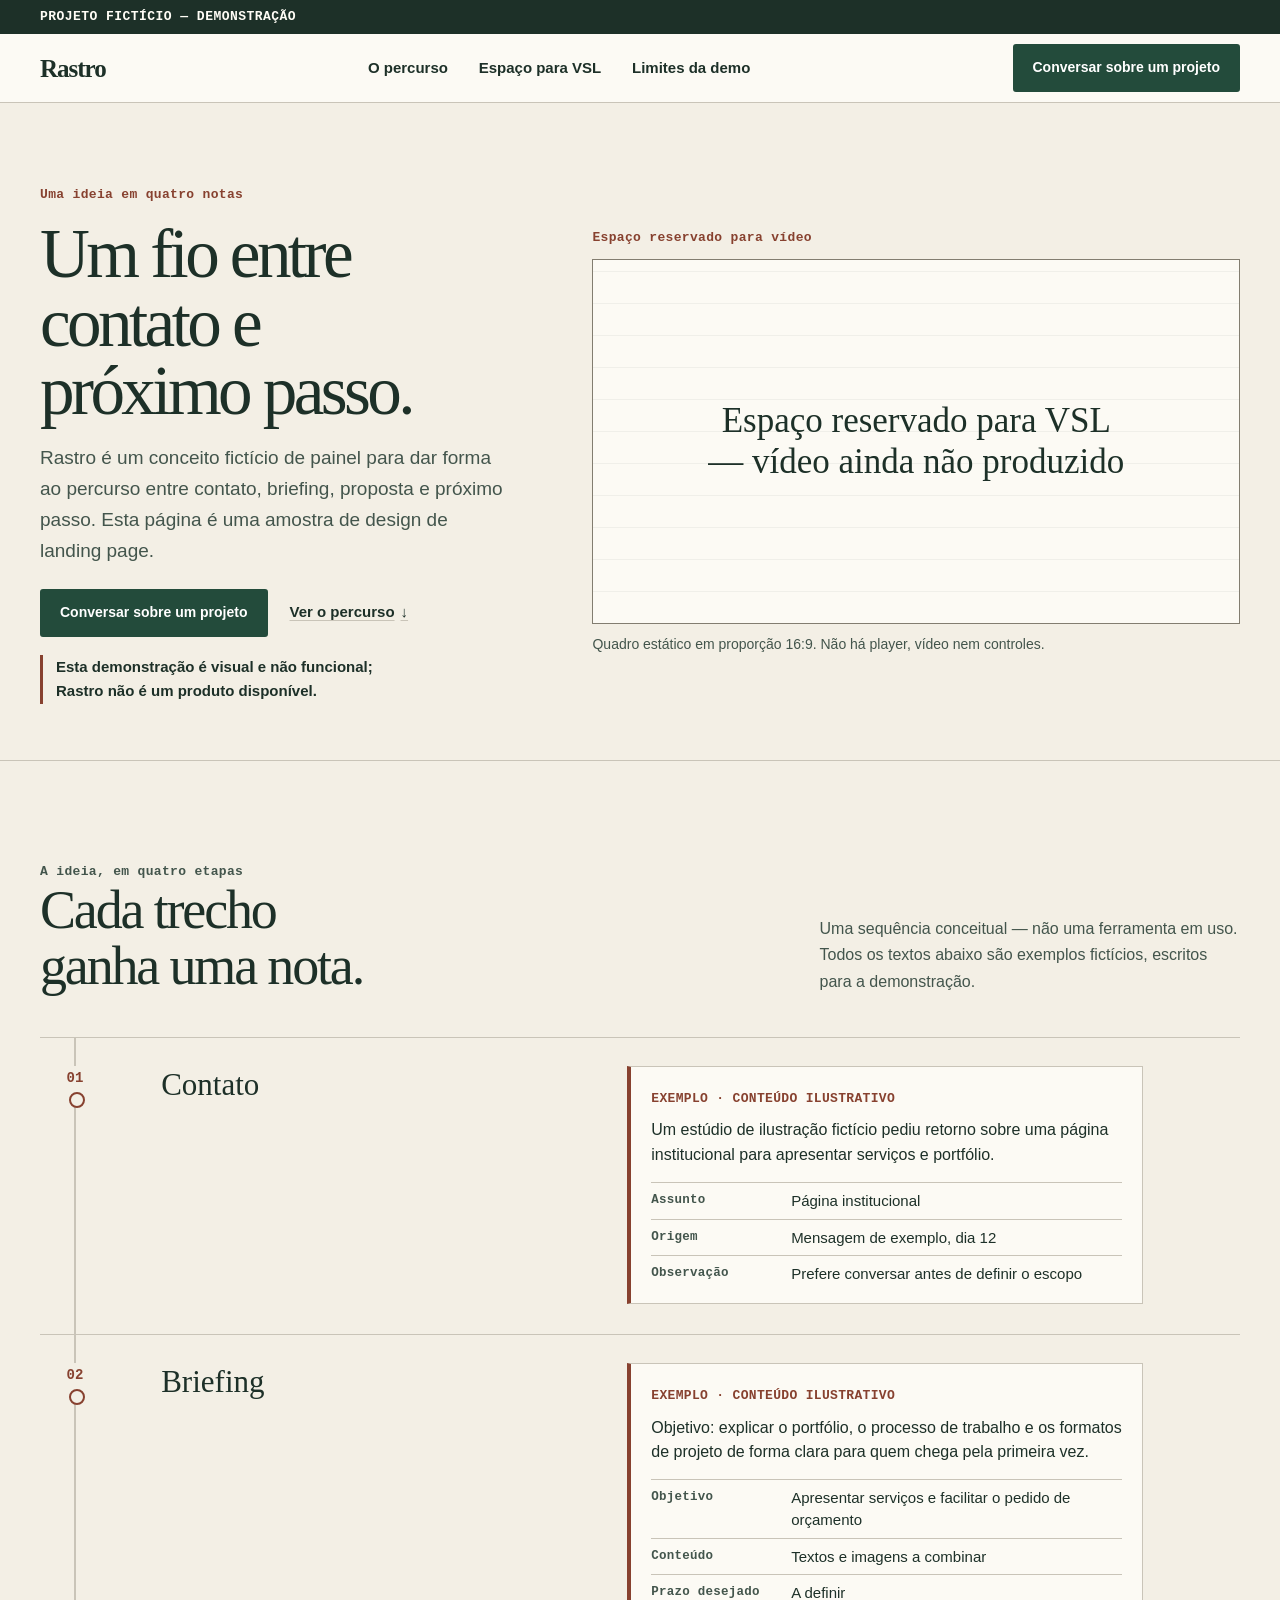
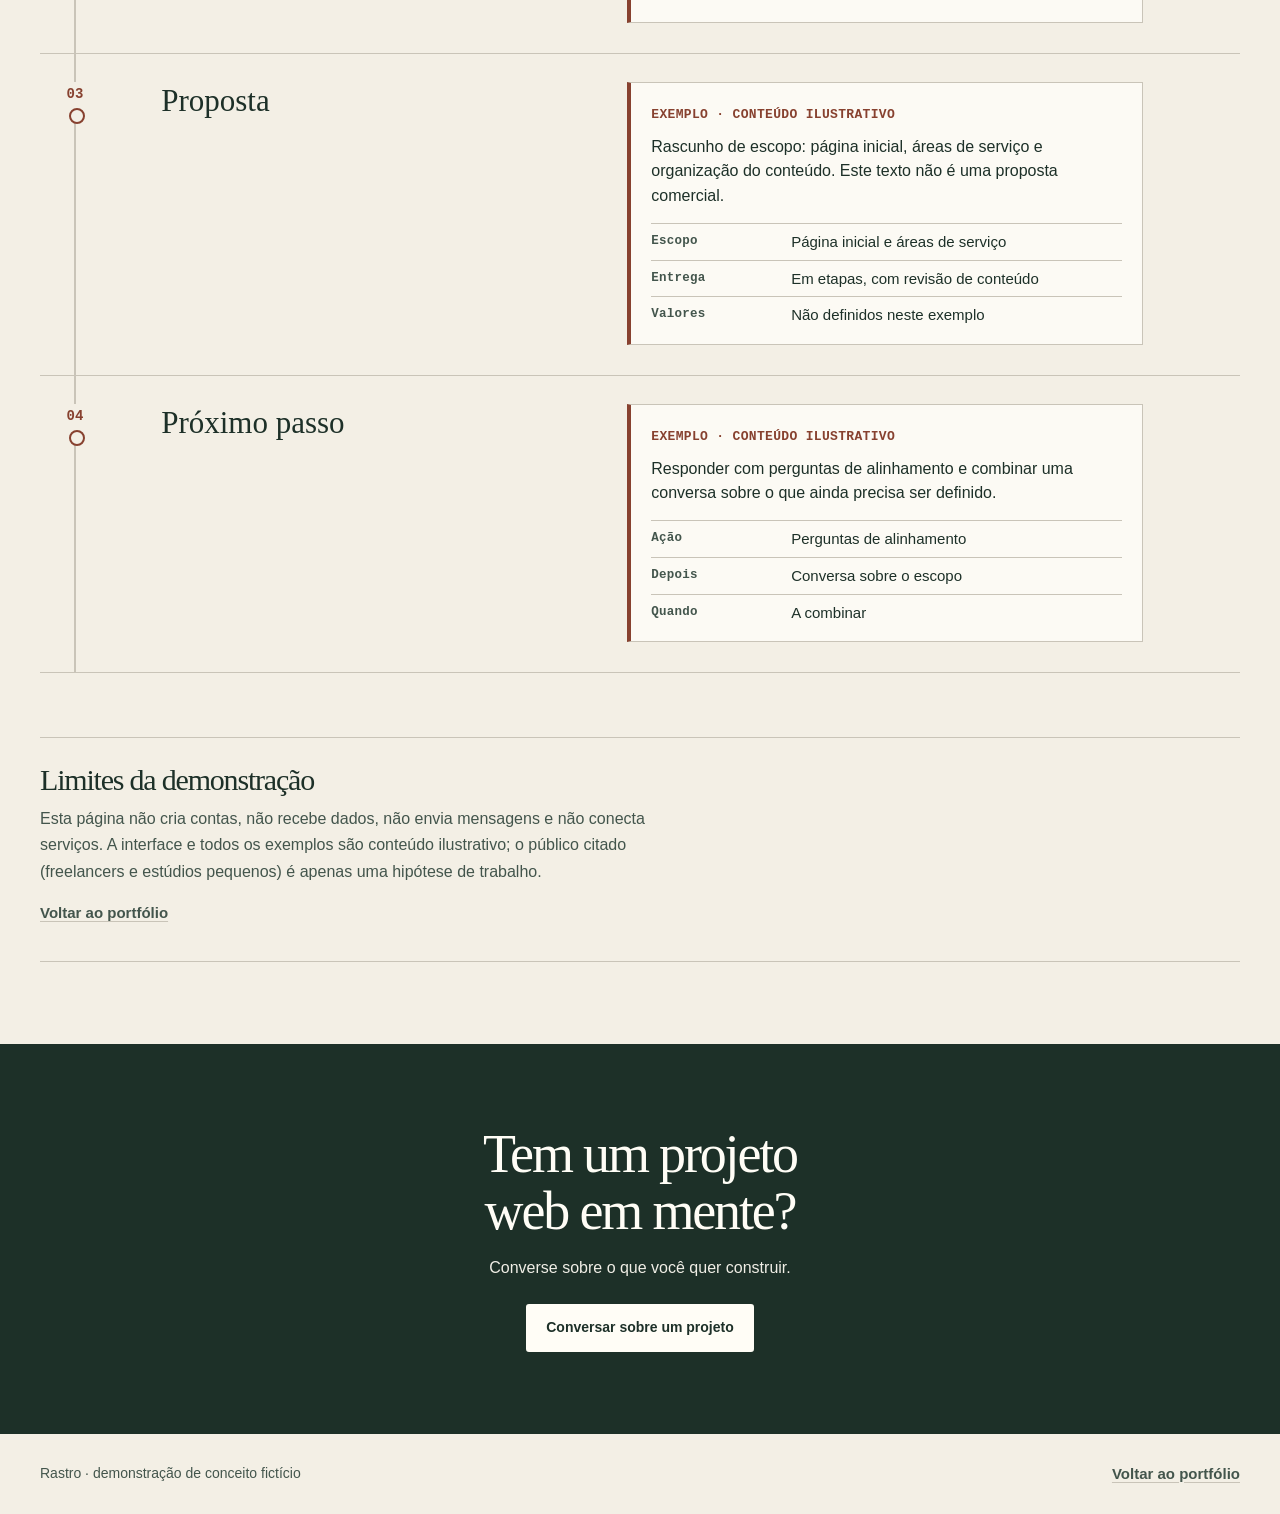
<file: rastro/index.html>
<!DOCTYPE html>
<html lang="pt-BR">
<head>
  <meta charset="UTF-8">
  <meta name="viewport" content="width=device-width, initial-scale=1">
  <meta name="color-scheme" content="light">
  <meta name="theme-color" content="#F3EFE5">
  <title>Rastro — projeto fictício, caderno de percurso</title>
  <meta name="description" content="Demonstração visual de um projeto fictício: um caderno de percurso entre contato, briefing, proposta e próximo passo. Não é um produto disponível.">
  <meta property="og:title" content="Rastro — projeto fictício, caderno de percurso">
  <meta property="og:description" content="Demonstração visual fictícia e não funcional, feita como amostra de design de landing page.">
  <meta property="og:type" content="website">
  <meta property="og:locale" content="pt_BR">
  <link rel="stylesheet" href="style.css">
</head>
<body>
  <header class="site-header" id="inicio">
    <a class="skip-link" href="#conteudo">Pular para o conteúdo</a>
    <div class="demo-ribbon">PROJETO FICTÍCIO — DEMONSTRAÇÃO</div>
    <div class="masthead">
      <a class="wordmark" href="#inicio" aria-label="Rastro, início da página">Rastro</a>
      <nav class="main-nav" aria-label="Navegação da página">
        <a href="#percurso">O percurso</a>
        <a href="#vsl">Espaço para VSL</a>
        <a href="#limites">Limites da demo</a>
      </nav>
      <a class="button" href="../#contato">Conversar sobre um projeto</a>
    </div>
  </header>

  <main id="conteudo">
    <section class="hero" aria-labelledby="titulo">
      <div class="wrap hero-grid">
        <div class="hero-copy">
          <p class="eyebrow">Uma ideia em quatro notas</p>
          <h1 id="titulo">Um fio entre contato e próximo passo.</h1>
          <p class="intro">Rastro é um conceito fictício de painel para dar forma ao percurso entre contato, briefing, proposta e próximo passo. Esta página é uma amostra de design de landing page.</p>
          <div class="hero-actions">
            <a class="button" href="../#contato">Conversar sobre um projeto</a>
            <a class="text-link" href="#percurso">Ver o percurso <span aria-hidden="true">↓</span></a>
          </div>
          <p class="truth-note">Esta demonstração é visual e não funcional; Rastro não é um produto disponível.</p>
        </div>

        <figure class="vsl-figure" id="vsl">
          <p class="section-kicker">Espaço reservado para vídeo</p>
          <div class="vsl-frame">
            <p>Espaço reservado para VSL — vídeo ainda não produzido</p>
          </div>
          <figcaption>Quadro estático em proporção 16:9. Não há player, vídeo nem controles.</figcaption>
        </figure>
      </div>
    </section>

    <section class="journey" id="percurso" aria-labelledby="percurso-titulo">
      <div class="wrap">
        <div class="journey-head">
          <div>
            <p class="section-kicker">A ideia, em quatro etapas</p>
            <h2 id="percurso-titulo">Cada trecho ganha uma nota.</h2>
          </div>
          <p>Uma sequência conceitual — não uma ferramenta em uso. Todos os textos abaixo são exemplos fictícios, escritos para a demonstração.</p>
        </div>

        <ol class="route-list" aria-label="Percurso conceitual: contato, briefing, proposta e próximo passo">
          <li class="route-step">
            <span class="step-index" aria-hidden="true">01</span>
            <div class="step-heading"><h3>Contato</h3></div>
            <div class="step-note">
              <span class="sample-label">Exemplo · conteúdo ilustrativo</span>
              <p>Um estúdio de ilustração fictício pediu retorno sobre uma página institucional para apresentar serviços e portfólio.</p>
              <dl>
                <div><dt>Assunto</dt><dd>Página institucional</dd></div>
                <div><dt>Origem</dt><dd>Mensagem de exemplo, dia 12</dd></div>
                <div><dt>Observação</dt><dd>Prefere conversar antes de definir o escopo</dd></div>
              </dl>
            </div>
          </li>
          <li class="route-step">
            <span class="step-index" aria-hidden="true">02</span>
            <div class="step-heading"><h3>Briefing</h3></div>
            <div class="step-note">
              <span class="sample-label">Exemplo · conteúdo ilustrativo</span>
              <p>Objetivo: explicar o portfólio, o processo de trabalho e os formatos de projeto de forma clara para quem chega pela primeira vez.</p>
              <dl>
                <div><dt>Objetivo</dt><dd>Apresentar serviços e facilitar o pedido de orçamento</dd></div>
                <div><dt>Conteúdo</dt><dd>Textos e imagens a combinar</dd></div>
                <div><dt>Prazo desejado</dt><dd>A definir</dd></div>
              </dl>
            </div>
          </li>
          <li class="route-step">
            <span class="step-index" aria-hidden="true">03</span>
            <div class="step-heading"><h3>Proposta</h3></div>
            <div class="step-note">
              <span class="sample-label">Exemplo · conteúdo ilustrativo</span>
              <p>Rascunho de escopo: página inicial, áreas de serviço e organização do conteúdo. Este texto não é uma proposta comercial.</p>
              <dl>
                <div><dt>Escopo</dt><dd>Página inicial e áreas de serviço</dd></div>
                <div><dt>Entrega</dt><dd>Em etapas, com revisão de conteúdo</dd></div>
                <div><dt>Valores</dt><dd>Não definidos neste exemplo</dd></div>
              </dl>
            </div>
          </li>
          <li class="route-step">
            <span class="step-index" aria-hidden="true">04</span>
            <div class="step-heading"><h3>Próximo passo</h3></div>
            <div class="step-note">
              <span class="sample-label">Exemplo · conteúdo ilustrativo</span>
              <p>Responder com perguntas de alinhamento e combinar uma conversa sobre o que ainda precisa ser definido.</p>
              <dl>
                <div><dt>Ação</dt><dd>Perguntas de alinhamento</dd></div>
                <div><dt>Depois</dt><dd>Conversa sobre o escopo</dd></div>
                <div><dt>Quando</dt><dd>A combinar</dd></div>
              </dl>
            </div>
          </li>
        </ol>
      </div>
    </section>

    <section class="limits wrap" id="limites" aria-labelledby="limites-titulo">
      <h2 id="limites-titulo">Limites da demonstração</h2>
      <p>Esta página não cria contas, não recebe dados, não envia mensagens e não conecta serviços. A interface e todos os exemplos são conteúdo ilustrativo; o público citado (freelancers e estúdios pequenos) é apenas uma hipótese de trabalho.</p>
      <a class="text-link" href="../">Voltar ao portfólio</a>
    </section>

    <section class="closing" aria-labelledby="fecho-titulo">
      <h2 id="fecho-titulo">Tem um projeto web em mente?</h2>
      <p>Converse sobre o que você quer construir.</p>
      <a class="button" href="../#contato">Conversar sobre um projeto</a>
    </section>
  </main>

  <footer class="site-footer">
    <p>Rastro · demonstração de conceito fictício</p>
    <a class="text-link" href="../">Voltar ao portfólio</a>
  </footer>

  <script src="script.js"></script>
</body>
</html>
</file>
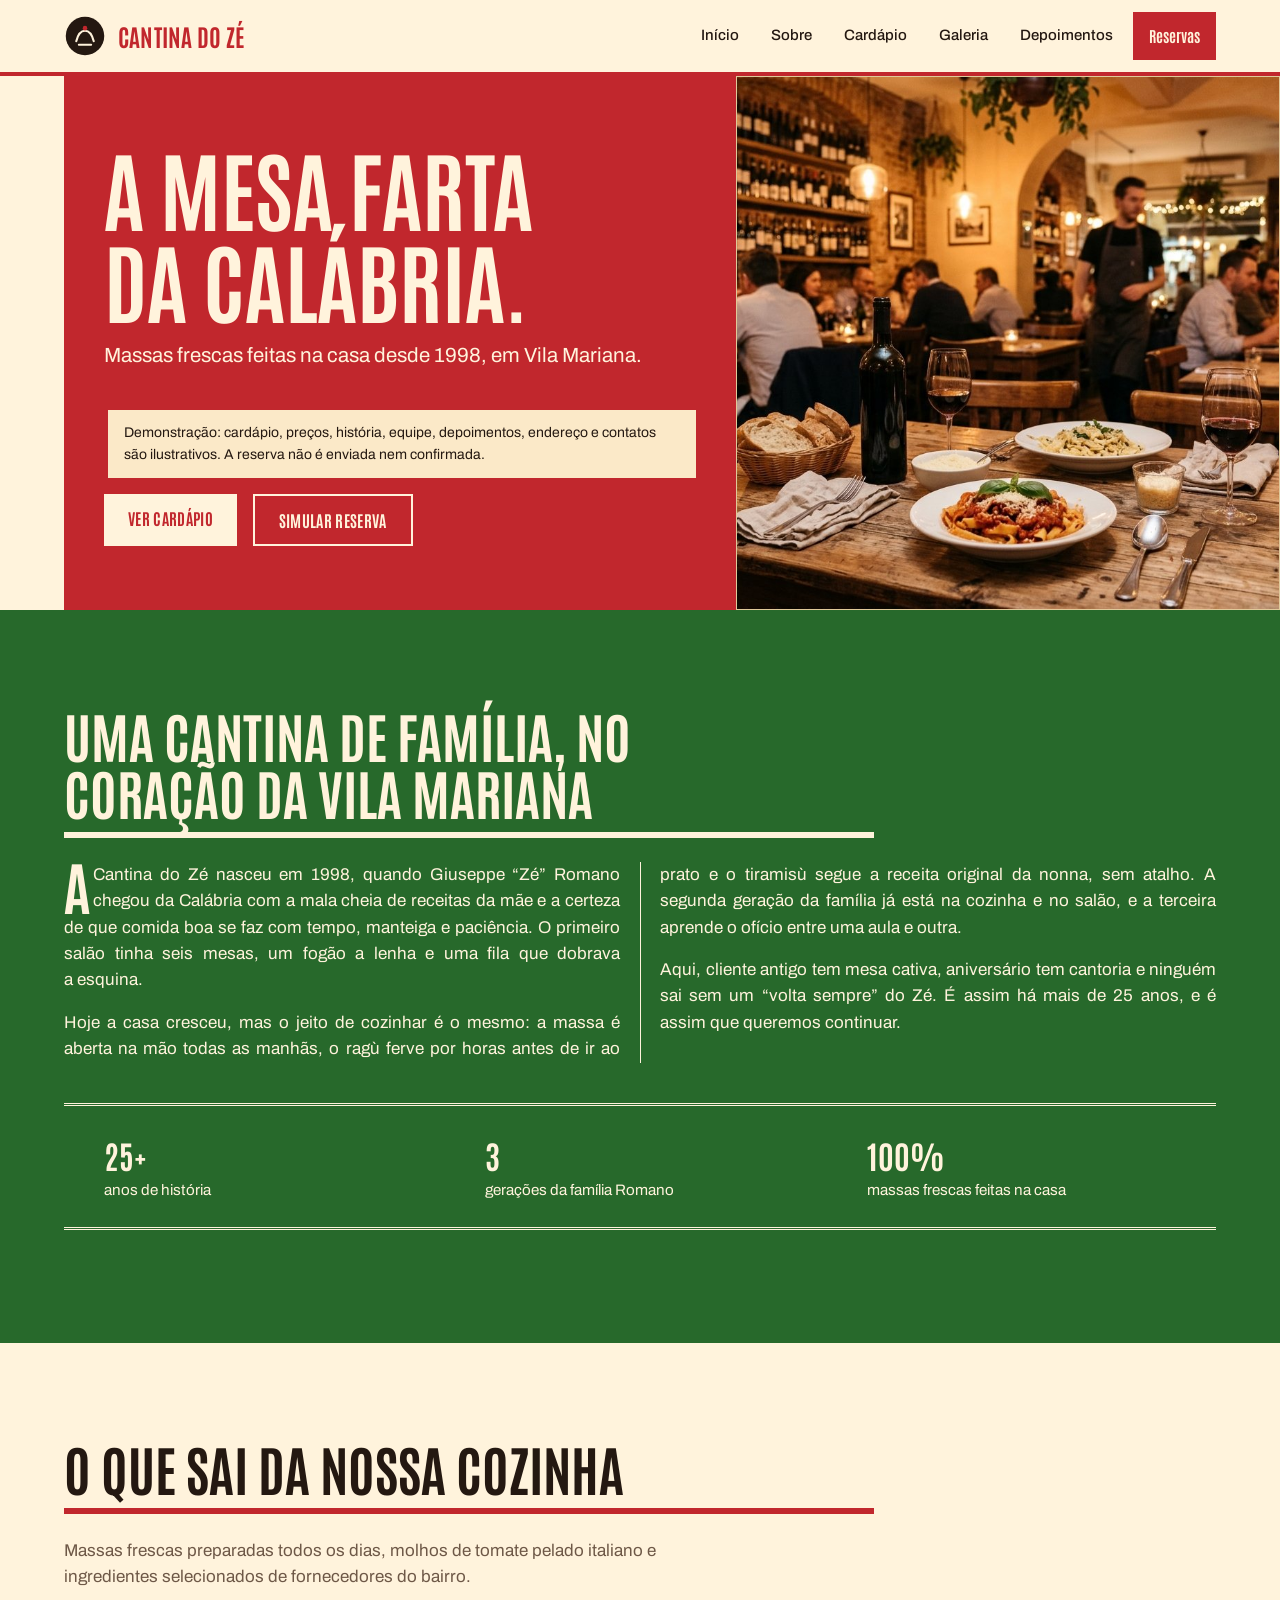
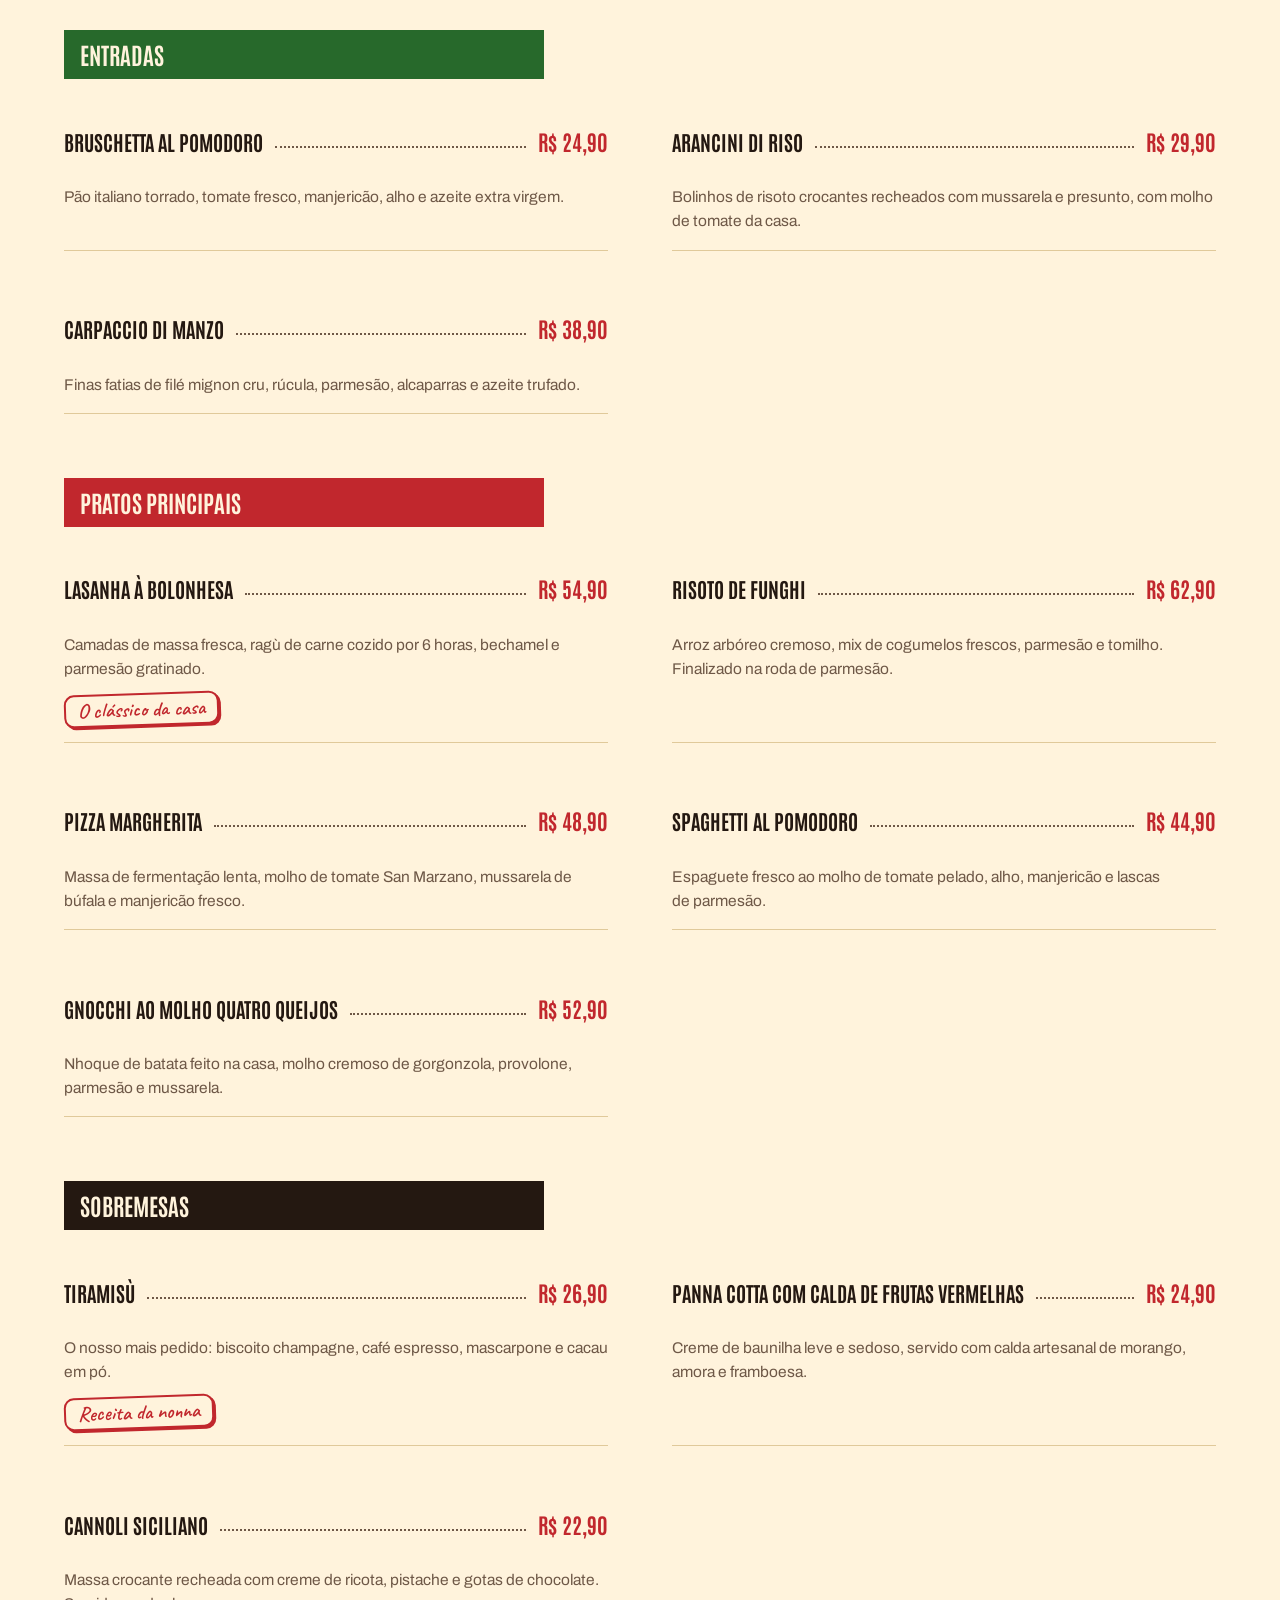
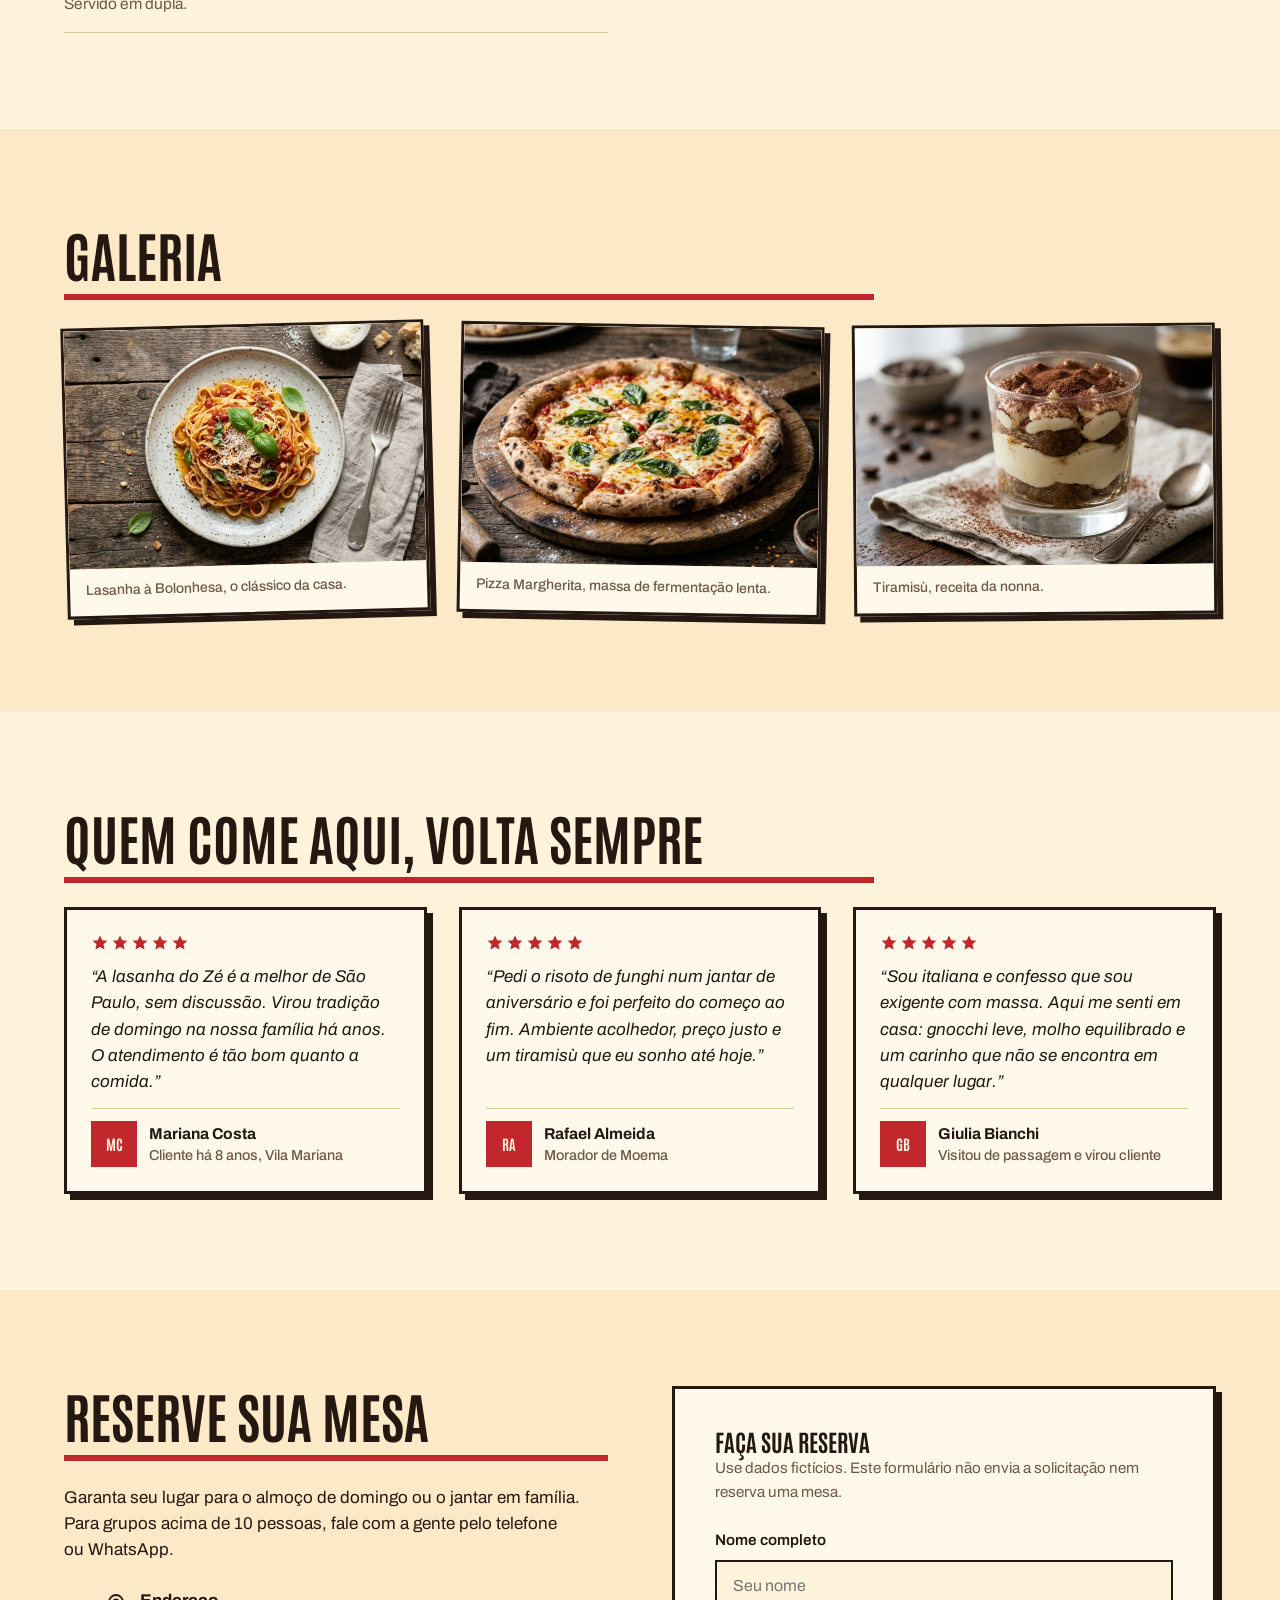
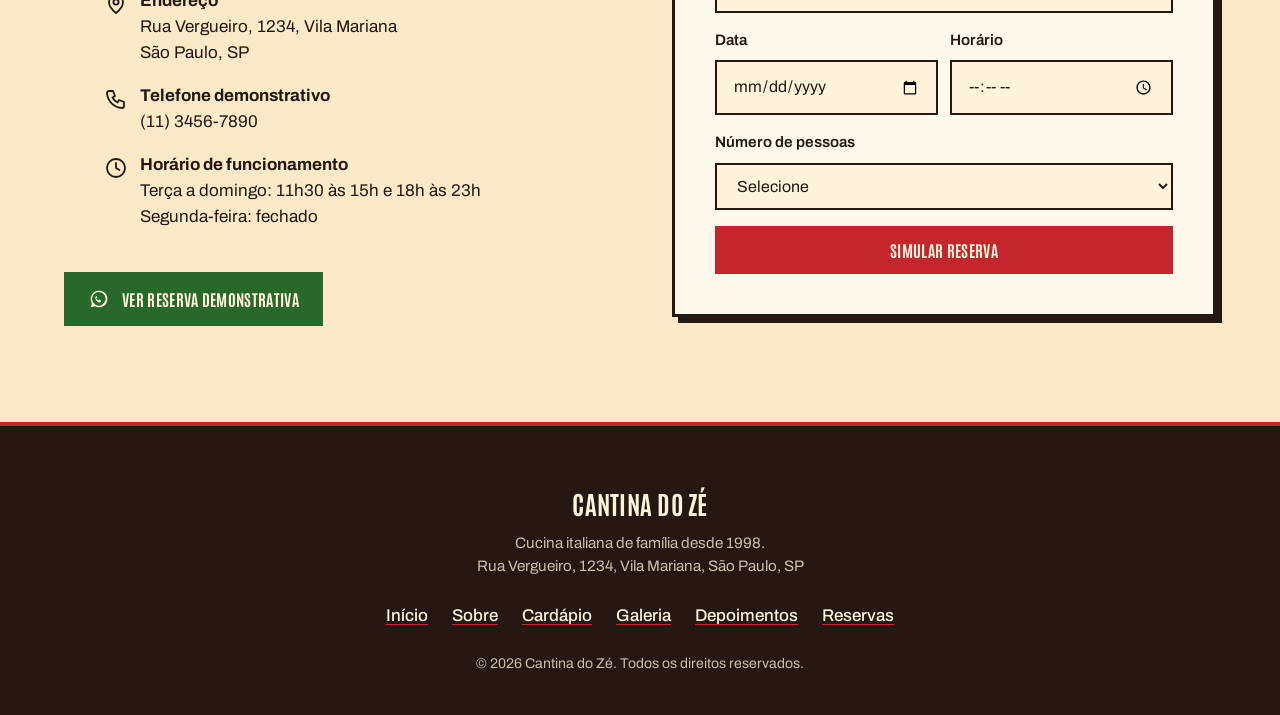
<file: restaurante/index.html>
<!DOCTYPE html>
<html lang="pt-BR">
<head>
  <meta charset="UTF-8">
  <meta name="viewport" content="width=device-width, initial-scale=1.0">
  <meta name="description" content="Demonstração de site para restaurante italiano, com cardápio, preços, história e depoimentos ilustrativos. A reserva não é enviada nem confirmada.">
  <title>Cantina do Zé, demonstração de restaurante italiano</title>
  <link rel="preconnect" href="https://fonts.googleapis.com">
  <link rel="preconnect" href="https://fonts.gstatic.com" crossorigin>
  <link href="https://fonts.googleapis.com/css2?family=Antonio:wght@600;700&family=Archivo:wght@400;500;600;700&family=Caveat:wght@500;600&display=swap" rel="stylesheet">
  <link rel="stylesheet" href="style.css">
  <link rel="stylesheet" href="../demo.css">
</head>
<body>
  <header class="site-header" id="topo">
    <div class="container header-inner">
      <a href="#inicio" class="logo" aria-label="Cantina do Zé, voltar ao início">
        <svg class="logo-mark" viewBox="0 0 48 48" aria-hidden="true">
          <circle cx="24" cy="24" r="22" style="fill: var(--color-ink)"/>
          <path d="M14 30c2-8 6-12 10-12s8 4 10 12" fill="none" style="stroke: var(--color-paper)" stroke-width="2.4" stroke-linecap="round"/>
          <circle cx="24" cy="15" r="2.6" style="fill: var(--color-accent)"/>
          <path d="M17 34h14" style="stroke: var(--color-paper)" stroke-width="2.4" stroke-linecap="round"/>
        </svg>
        <span class="logo-text">Cantina do Zé</span>
      </a>
      <nav class="main-nav" id="main-nav" aria-label="Navegação principal">
        <a href="#inicio">Início</a>
        <a href="#sobre">Sobre</a>
        <a href="#cardapio">Cardápio</a>
        <a href="#galeria">Galeria</a>
        <a href="#depoimentos">Depoimentos</a>
        <a href="#reservas" class="nav-cta">Reservas</a>
      </nav>
      <button class="menu-toggle" id="menu-toggle" aria-label="Abrir menu" aria-expanded="false" aria-controls="main-nav">
        <span></span><span></span><span></span>
      </button>
    </div>
  </header>

  <main>
    <!-- HERO -->
    <section class="hero" id="inicio">
      <div class="container hero-inner">
        <div class="hero-copy">
          <h1>A mesa farta da Calábria.</h1>
          <p class="hero-sub">Massas frescas feitas na casa desde 1998, em Vila Mariana.</p>
          <p class="demo-notice" role="note">Demonstração: cardápio, preços, história, equipe, depoimentos, endereço e contatos são ilustrativos. A reserva não é enviada nem confirmada.</p>
          <div class="hero-actions">
            <a href="#cardapio" class="btn btn-primary">Ver cardápio</a>
            <a href="#reservas" class="btn btn-outline">Simular reserva</a>
          </div>
        </div>
        <figure class="hero-figure">
          <div class="photo" data-slot="hero" data-alt="O salão da Cantina do Zé">
            <img src="images/restaurante-hero.jpg" alt="O salão da Cantina do Zé">
          </div>
          <figcaption>Rua Vergueiro, 1234, Vila Mariana, São Paulo.</figcaption>
          <aside class="hours-card">
            <p class="hours-card-title">Horário de funcionamento</p>
            <p>Terça a domingo: 11h30 às 15h e 18h às 23h</p>
            <p>Segunda-feira: fechado</p>
          </aside>
        </figure>
      </div>
    </section>

    <!-- SOBRE -->
    <section class="about-section" id="sobre">
      <div class="container">
        <h2>Uma cantina de família, no coração da Vila Mariana</h2>
        <div class="about-cols">
          <p class="dropcap">A Cantina do Zé nasceu em 1998, quando Giuseppe “Zé” Romano chegou da Calábria com a mala cheia de receitas da mãe e a certeza de que comida boa se faz com tempo, manteiga e paciência. O primeiro salão tinha seis mesas, um fogão a lenha e uma fila que dobrava a esquina.</p>
          <p>Hoje a casa cresceu, mas o jeito de cozinhar é o mesmo: a massa é aberta na mão todas as manhãs, o ragù ferve por horas antes de ir ao prato e o tiramisù segue a receita original da nonna, sem atalho. A segunda geração da família já está na cozinha e no salão, e a terceira aprende o ofício entre uma aula e outra.</p>
          <p>Aqui, cliente antigo tem mesa cativa, aniversário tem cantoria e ninguém sai sem um “volta sempre” do Zé. É assim há mais de 25 anos, e é assim que queremos continuar.</p>
        </div>
        <ul class="about-facts">
          <li><strong>25+</strong> anos de história</li>
          <li><strong>3</strong> gerações da família Romano</li>
          <li><strong>100%</strong> massas frescas feitas na casa</li>
        </ul>
      </div>
    </section>

    <!-- CARDÁPIO -->
    <section class="menu-section" id="cardapio">
      <div class="container">
        <h2>O que sai da nossa cozinha</h2>
        <p class="section-intro">Massas frescas preparadas todos os dias, molhos de tomate pelado italiano e ingredientes selecionados de fornecedores do bairro.</p>

        <div class="menu-group">
          <h3>Entradas</h3>
          <div class="dishes">
            <article class="dish">
              <div class="dish-head"><h4>Bruschetta al Pomodoro</h4><span class="price">R$ 24,90</span></div>
              <p>Pão italiano torrado, tomate fresco, manjericão, alho e azeite extra virgem.</p>
            </article>
            <article class="dish">
              <div class="dish-head"><h4>Arancini di Riso</h4><span class="price">R$ 29,90</span></div>
              <p>Bolinhos de risoto crocantes recheados com mussarela e presunto, com molho de tomate da casa.</p>
            </article>
            <article class="dish">
              <div class="dish-head"><h4>Carpaccio di Manzo</h4><span class="price">R$ 38,90</span></div>
              <p>Finas fatias de filé mignon cru, rúcula, parmesão, alcaparras e azeite trufado.</p>
            </article>
          </div>
        </div>

        <div class="menu-group">
          <h3>Pratos Principais</h3>
          <div class="dishes">
            <article class="dish">
              <div class="dish-head"><h4>Lasanha à Bolonhesa</h4><span class="price">R$ 54,90</span></div>
              <p>Camadas de massa fresca, ragù de carne cozido por 6 horas, bechamel e parmesão gratinado.</p>
              <span class="tag">O clássico da casa</span>
            </article>
            <article class="dish">
              <div class="dish-head"><h4>Risoto de Funghi</h4><span class="price">R$ 62,90</span></div>
              <p>Arroz arbóreo cremoso, mix de cogumelos frescos, parmesão e tomilho. Finalizado na roda de parmesão.</p>
            </article>
            <article class="dish">
              <div class="dish-head"><h4>Pizza Margherita</h4><span class="price">R$ 48,90</span></div>
              <p>Massa de fermentação lenta, molho de tomate San Marzano, mussarela de búfala e manjericão fresco.</p>
            </article>
            <article class="dish">
              <div class="dish-head"><h4>Spaghetti al Pomodoro</h4><span class="price">R$ 44,90</span></div>
              <p>Espaguete fresco ao molho de tomate pelado, alho, manjericão e lascas de parmesão.</p>
            </article>
            <article class="dish">
              <div class="dish-head"><h4>Gnocchi ao Molho Quatro Queijos</h4><span class="price">R$ 52,90</span></div>
              <p>Nhoque de batata feito na casa, molho cremoso de gorgonzola, provolone, parmesão e mussarela.</p>
            </article>
          </div>
        </div>

        <div class="menu-group">
          <h3>Sobremesas</h3>
          <div class="dishes">
            <article class="dish">
              <div class="dish-head"><h4>Tiramisù</h4><span class="price">R$ 26,90</span></div>
              <p>O nosso mais pedido: biscoito champagne, café espresso, mascarpone e cacau em pó.</p>
              <span class="tag">Receita da nonna</span>
            </article>
            <article class="dish">
              <div class="dish-head"><h4>Panna Cotta com Calda de Frutas Vermelhas</h4><span class="price">R$ 24,90</span></div>
              <p>Creme de baunilha leve e sedoso, servido com calda artesanal de morango, amora e framboesa.</p>
            </article>
            <article class="dish">
              <div class="dish-head"><h4>Cannoli Siciliano</h4><span class="price">R$ 22,90</span></div>
              <p>Massa crocante recheada com creme de ricota, pistache e gotas de chocolate. Servido em dupla.</p>
            </article>
          </div>
        </div>
      </div>
    </section>

    <!-- GALERIA -->
    <section class="gallery-section" id="galeria">
      <div class="container">
        <h2>Galeria</h2>
        <div class="gallery-grid">
          <figure class="dish-figure">
            <div class="photo" data-slot="prato-massa" data-alt="Lasanha à Bolonhesa da casa">
              <img src="images/prato-massa.jpg" alt="Lasanha à Bolonhesa da casa">
            </div>
            <figcaption>Lasanha à Bolonhesa, o clássico da casa.</figcaption>
          </figure>
          <figure class="dish-figure">
            <div class="photo" data-slot="prato-pizza" data-alt="Pizza Margherita da casa">
              <img src="images/prato-pizza.jpg" alt="Pizza Margherita da casa">
            </div>
            <figcaption>Pizza Margherita, massa de fermentação lenta.</figcaption>
          </figure>
          <figure class="dish-figure">
            <div class="photo" data-slot="prato-sobremesa" data-alt="Tiramisù da casa">
              <img src="images/prato-sobremesa.jpg" alt="Tiramisù da casa">
            </div>
            <figcaption>Tiramisù, receita da nonna.</figcaption>
          </figure>
        </div>
      </div>
    </section>

    <!-- DEPOIMENTOS -->
    <section class="testimonials-section" id="depoimentos">
      <div class="container">
        <h2>Quem come aqui, volta sempre</h2>
        <div class="testimonials">
          <figure class="testimonial">
            <div class="stars" aria-label="Avaliação: 5 de 5 estrelas">
              <svg viewBox="0 0 24 24"><path d="M12 2l2.9 6.3 6.9.8-5.1 4.7 1.4 6.8L12 17.2 5.9 20.6l1.4-6.8L2.2 9.1l6.9-.8z"/></svg><svg viewBox="0 0 24 24"><path d="M12 2l2.9 6.3 6.9.8-5.1 4.7 1.4 6.8L12 17.2 5.9 20.6l1.4-6.8L2.2 9.1l6.9-.8z"/></svg><svg viewBox="0 0 24 24"><path d="M12 2l2.9 6.3 6.9.8-5.1 4.7 1.4 6.8L12 17.2 5.9 20.6l1.4-6.8L2.2 9.1l6.9-.8z"/></svg><svg viewBox="0 0 24 24"><path d="M12 2l2.9 6.3 6.9.8-5.1 4.7 1.4 6.8L12 17.2 5.9 20.6l1.4-6.8L2.2 9.1l6.9-.8z"/></svg><svg viewBox="0 0 24 24"><path d="M12 2l2.9 6.3 6.9.8-5.1 4.7 1.4 6.8L12 17.2 5.9 20.6l1.4-6.8L2.2 9.1l6.9-.8z"/></svg>
            </div>
            <blockquote>“A lasanha do Zé é a melhor de São Paulo, sem discussão. Virou tradição de domingo na nossa família há anos. O atendimento é tão bom quanto a comida.”</blockquote>
            <figcaption><span class="avatar" aria-hidden="true">MC</span><span><strong>Mariana Costa</strong><br>Cliente há 8 anos, Vila Mariana</span></figcaption>
          </figure>
          <figure class="testimonial">
            <div class="stars" aria-label="Avaliação: 5 de 5 estrelas">
              <svg viewBox="0 0 24 24"><path d="M12 2l2.9 6.3 6.9.8-5.1 4.7 1.4 6.8L12 17.2 5.9 20.6l1.4-6.8L2.2 9.1l6.9-.8z"/></svg><svg viewBox="0 0 24 24"><path d="M12 2l2.9 6.3 6.9.8-5.1 4.7 1.4 6.8L12 17.2 5.9 20.6l1.4-6.8L2.2 9.1l6.9-.8z"/></svg><svg viewBox="0 0 24 24"><path d="M12 2l2.9 6.3 6.9.8-5.1 4.7 1.4 6.8L12 17.2 5.9 20.6l1.4-6.8L2.2 9.1l6.9-.8z"/></svg><svg viewBox="0 0 24 24"><path d="M12 2l2.9 6.3 6.9.8-5.1 4.7 1.4 6.8L12 17.2 5.9 20.6l1.4-6.8L2.2 9.1l6.9-.8z"/></svg><svg viewBox="0 0 24 24"><path d="M12 2l2.9 6.3 6.9.8-5.1 4.7 1.4 6.8L12 17.2 5.9 20.6l1.4-6.8L2.2 9.1l6.9-.8z"/></svg>
            </div>
            <blockquote>“Pedi o risoto de funghi num jantar de aniversário e foi perfeito do começo ao fim. Ambiente acolhedor, preço justo e um tiramisù que eu sonho até hoje.”</blockquote>
            <figcaption><span class="avatar" aria-hidden="true">RA</span><span><strong>Rafael Almeida</strong><br>Morador de Moema</span></figcaption>
          </figure>
          <figure class="testimonial">
            <div class="stars" aria-label="Avaliação: 5 de 5 estrelas">
              <svg viewBox="0 0 24 24"><path d="M12 2l2.9 6.3 6.9.8-5.1 4.7 1.4 6.8L12 17.2 5.9 20.6l1.4-6.8L2.2 9.1l6.9-.8z"/></svg><svg viewBox="0 0 24 24"><path d="M12 2l2.9 6.3 6.9.8-5.1 4.7 1.4 6.8L12 17.2 5.9 20.6l1.4-6.8L2.2 9.1l6.9-.8z"/></svg><svg viewBox="0 0 24 24"><path d="M12 2l2.9 6.3 6.9.8-5.1 4.7 1.4 6.8L12 17.2 5.9 20.6l1.4-6.8L2.2 9.1l6.9-.8z"/></svg><svg viewBox="0 0 24 24"><path d="M12 2l2.9 6.3 6.9.8-5.1 4.7 1.4 6.8L12 17.2 5.9 20.6l1.4-6.8L2.2 9.1l6.9-.8z"/></svg><svg viewBox="0 0 24 24"><path d="M12 2l2.9 6.3 6.9.8-5.1 4.7 1.4 6.8L12 17.2 5.9 20.6l1.4-6.8L2.2 9.1l6.9-.8z"/></svg>
            </div>
            <blockquote>“Sou italiana e confesso que sou exigente com massa. Aqui me senti em casa: gnocchi leve, molho equilibrado e um carinho que não se encontra em qualquer lugar.”</blockquote>
            <figcaption><span class="avatar" aria-hidden="true">GB</span><span><strong>Giulia Bianchi</strong><br>Visitou de passagem e virou cliente</span></figcaption>
          </figure>
        </div>
      </div>
    </section>

    <!-- RESERVAS / CONTATO -->
    <section class="reservation-section" id="reservas">
      <div class="container reservation-inner">
        <div class="contact-info">
            <h2>Reserve sua mesa</h2>
          <p>Garanta seu lugar para o almoço de domingo ou o jantar em família. Para grupos acima de 10 pessoas, fale com a gente pelo telefone ou WhatsApp.</p>
          <ul class="contact-list">
            <li>
              <svg viewBox="0 0 24 24" aria-hidden="true"><path d="M12 21s-7-5.5-7-11a7 7 0 1 1 14 0c0 5.5-7 11-7 11z" fill="none" stroke="currentColor" stroke-width="1.8"/><circle cx="12" cy="10" r="2.6" fill="none" stroke="currentColor" stroke-width="1.8"/></svg>
              <span><strong>Endereço</strong><br>Rua Vergueiro, 1234, Vila Mariana<br>São Paulo, SP</span>
            </li>
            <li>
              <svg viewBox="0 0 24 24" aria-hidden="true"><path d="M5 4h4l2 5-2.5 1.5a12 12 0 0 0 5 5L15 13l5 2v4a2 2 0 0 1-2 2A16 16 0 0 1 3 6a2 2 0 0 1 2-2z" fill="none" stroke="currentColor" stroke-width="1.8" stroke-linejoin="round"/></svg>
              <span><strong>Telefone demonstrativo</strong><br>(11) 3456-7890</span>
            </li>
            <li>
              <svg viewBox="0 0 24 24" aria-hidden="true"><circle cx="12" cy="12" r="9" fill="none" stroke="currentColor" stroke-width="1.8"/><path d="M12 7v5l3.5 2" fill="none" stroke="currentColor" stroke-width="1.8" stroke-linecap="round"/></svg>
              <span><strong>Horário de funcionamento</strong><br>Terça a domingo: 11h30 às 15h e 18h às 23h<br>Segunda-feira: fechado</span>
            </li>
          </ul>
          <a class="btn btn-whatsapp" href="#reservas">
            <svg viewBox="0 0 24 24" aria-hidden="true"><path d="M12 3a9 9 0 0 0-7.8 13.5L3 21l4.7-1.2A9 9 0 1 0 12 3zm0 16.4a7.4 7.4 0 0 1-3.8-1L7.9 18l-.4-.3a7.4 7.4 0 1 1 8.5 0l-.3.4-.3.3A7.4 7.4 0 0 1 12 19.4zM8.9 9.2c-.2 0-.5.1-.6.4-.3.6-.4 1.3-.1 2.3.4 1.3 1.5 2.6 2.6 3.3 1 .6 1.8.7 2.4.5.5-.2.9-.6 1-1.1.1-.4 0-.7-.2-.9l-.9-.9c-.2-.2-.5-.2-.7 0l-.5.5c-.2.2-.4.2-.7.1-.5-.3-1-.7-1.4-1.1-.3-.3-.5-.6-.6-.9-.1-.3 0-.5.2-.6l.5-.5c.2-.2.2-.5 0-.7l-.9-.9c-.1-.2-.3-.2-.5-.2z" fill="currentColor"/></svg>
            Ver reserva demonstrativa
          </a>
        </div>
        <div class="form-card">
          <form id="reservation-form" novalidate>
            <h3>Faça sua reserva</h3>
            <p class="form-note">Use dados fictícios. Este formulário não envia a solicitação nem reserva uma mesa.</p>
            <div class="field">
              <label for="nome">Nome completo</label>
              <input type="text" id="nome" name="nome" placeholder="Seu nome" required>
            </div>
            <div class="field-row">
              <div class="field">
                <label for="data">Data</label>
                <input type="date" id="data" name="data" required>
              </div>
              <div class="field">
                <label for="hora">Horário</label>
                <input type="time" id="hora" name="hora" required>
              </div>
            </div>
            <div class="field">
              <label for="pessoas">Número de pessoas</label>
              <select id="pessoas" name="pessoas" required>
                <option value="" disabled selected>Selecione</option>
                <option value="1">1 pessoa</option>
                <option value="2">2 pessoas</option>
                <option value="3">3 pessoas</option>
                <option value="4">4 pessoas</option>
                <option value="5">5 pessoas</option>
                <option value="6">6 pessoas</option>
                <option value="7">7 pessoas</option>
                <option value="8">8 pessoas</option>
                <option value="9">9 pessoas</option>
                <option value="10">10 pessoas</option>
                <option value="10+">Mais de 10 pessoas</option>
              </select>
            </div>
            <button type="submit" class="btn btn-primary btn-full">Simular reserva</button>
            <p class="form-error" id="form-error" role="alert" hidden></p>
          </form>
          <div class="form-success" id="form-success" role="status" aria-live="polite" hidden>
            <svg viewBox="0 0 24 24" aria-hidden="true"><circle cx="12" cy="12" r="10" style="fill: var(--color-ink)"/><path d="M8 12.5l2.5 2.5L16 9.5" fill="none" style="stroke: var(--color-paper)" stroke-width="2" stroke-linecap="round" stroke-linejoin="round"/></svg>
            <h3>Simulação concluída</h3>
            <p id="success-text">Nenhuma reserva foi feita e ninguém será contatado.</p>
            <button class="btn btn-outline" id="new-reservation" type="button">Fazer outra reserva</button>
          </div>
        </div>
      </div>
    </section>
  </main>

  <footer class="site-footer">
    <div class="container footer-inner">
      <div class="footer-brand">
        <span class="logo-text">Cantina do Zé</span>
        <p>Cucina italiana de família desde 1998.<br>Rua Vergueiro, 1234, Vila Mariana, São Paulo, SP</p>
      </div>
      <nav class="footer-nav" aria-label="Links do rodapé">
        <a href="#inicio">Início</a>
        <a href="#sobre">Sobre</a>
        <a href="#cardapio">Cardápio</a>
        <a href="#galeria">Galeria</a>
        <a href="#depoimentos">Depoimentos</a>
        <a href="#reservas">Reservas</a>
      </nav>
      <p class="footer-copy">&copy; 2026 Cantina do Zé. Todos os direitos reservados.</p>
    </div>
  </footer>

  <script>window.hallmarkSlots = (m) => { for (const [k, v] of Object.entries(m)) { const s = document.querySelector(`[data-slot="${k}"]`); if (!s) continue; const im = new Image(); im.src = typeof v === 'string' ? v : v.src; im.alt = (typeof v === 'object' && v.alt) || s.dataset.alt || ''; s.querySelectorAll(':scope > img').forEach((o) => o.remove()); s.prepend(im); } };
document.querySelectorAll('[data-slot] img').forEach((i) => { if (i.complete && !i.naturalWidth) i.remove(); else i.addEventListener('error', () => i.remove(), { once: true }); });</script>
  <script src="script.js"></script>
</body>
</html>
</file>
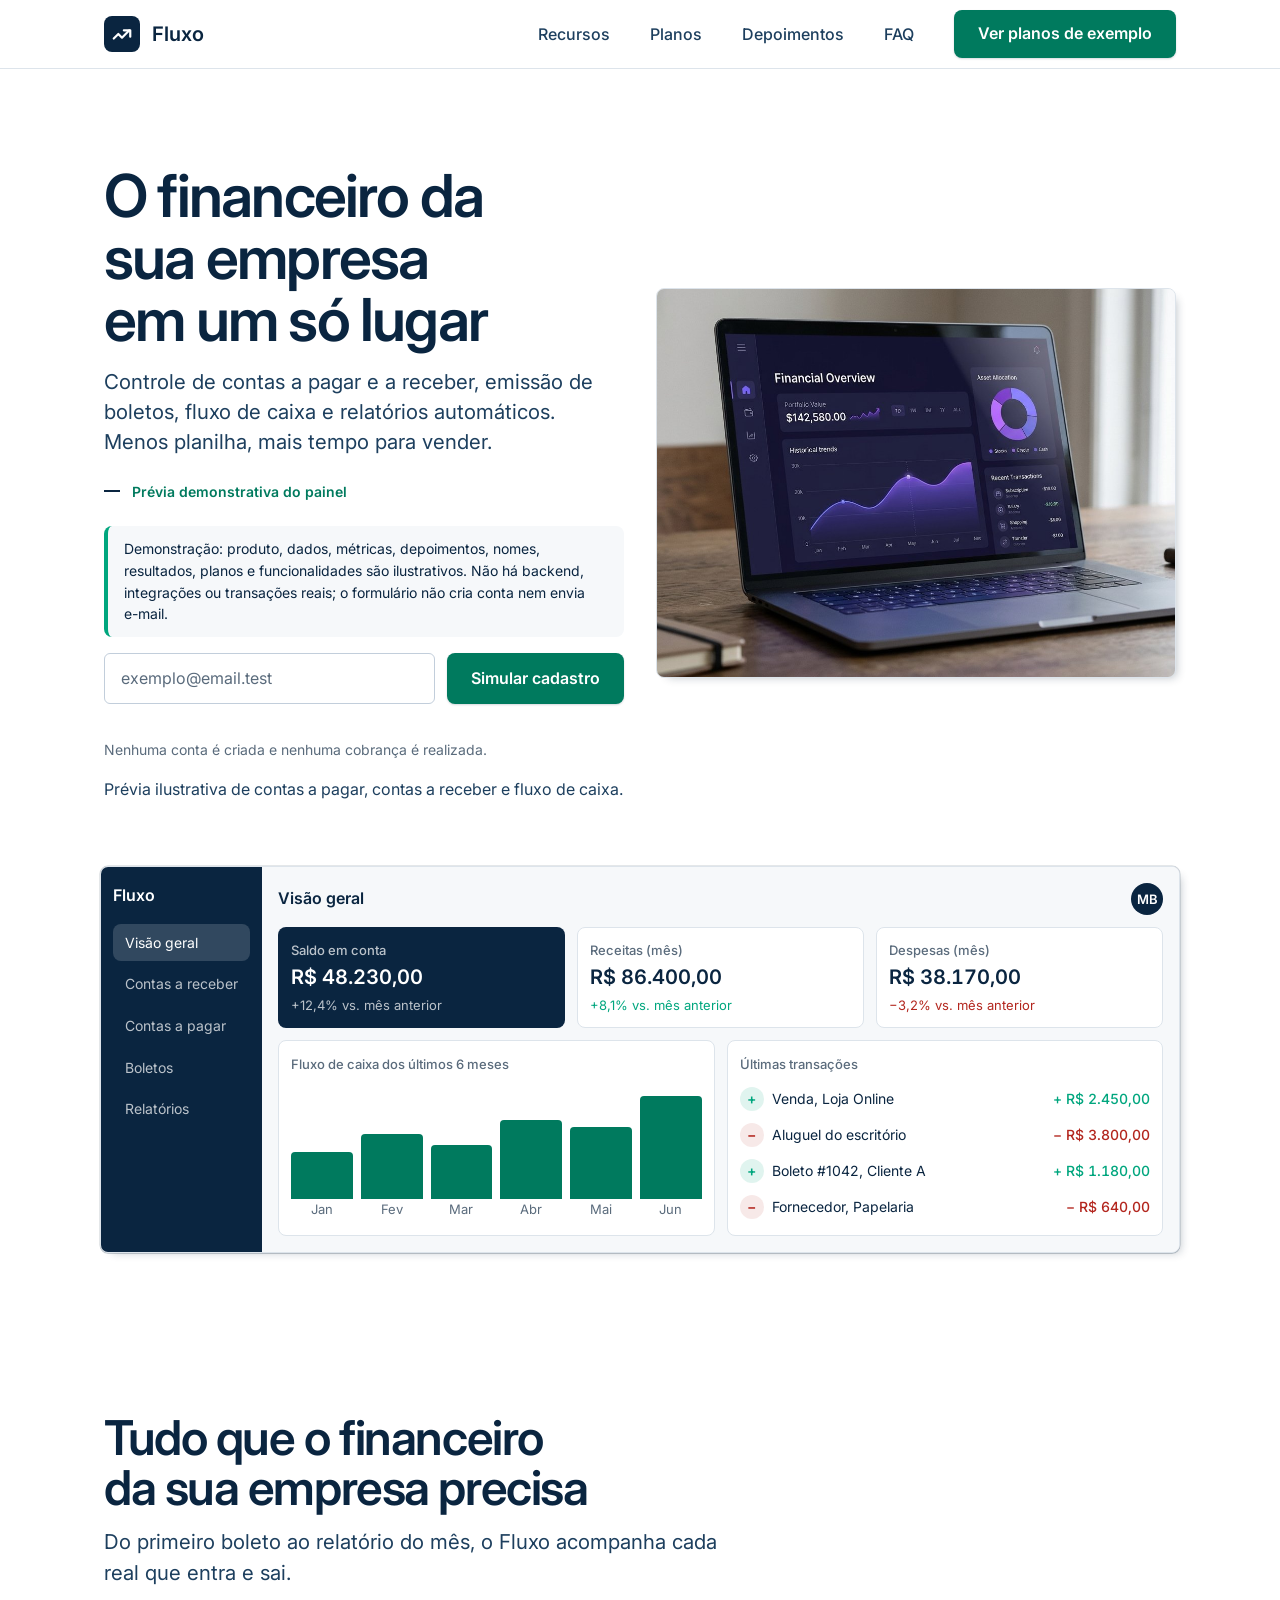
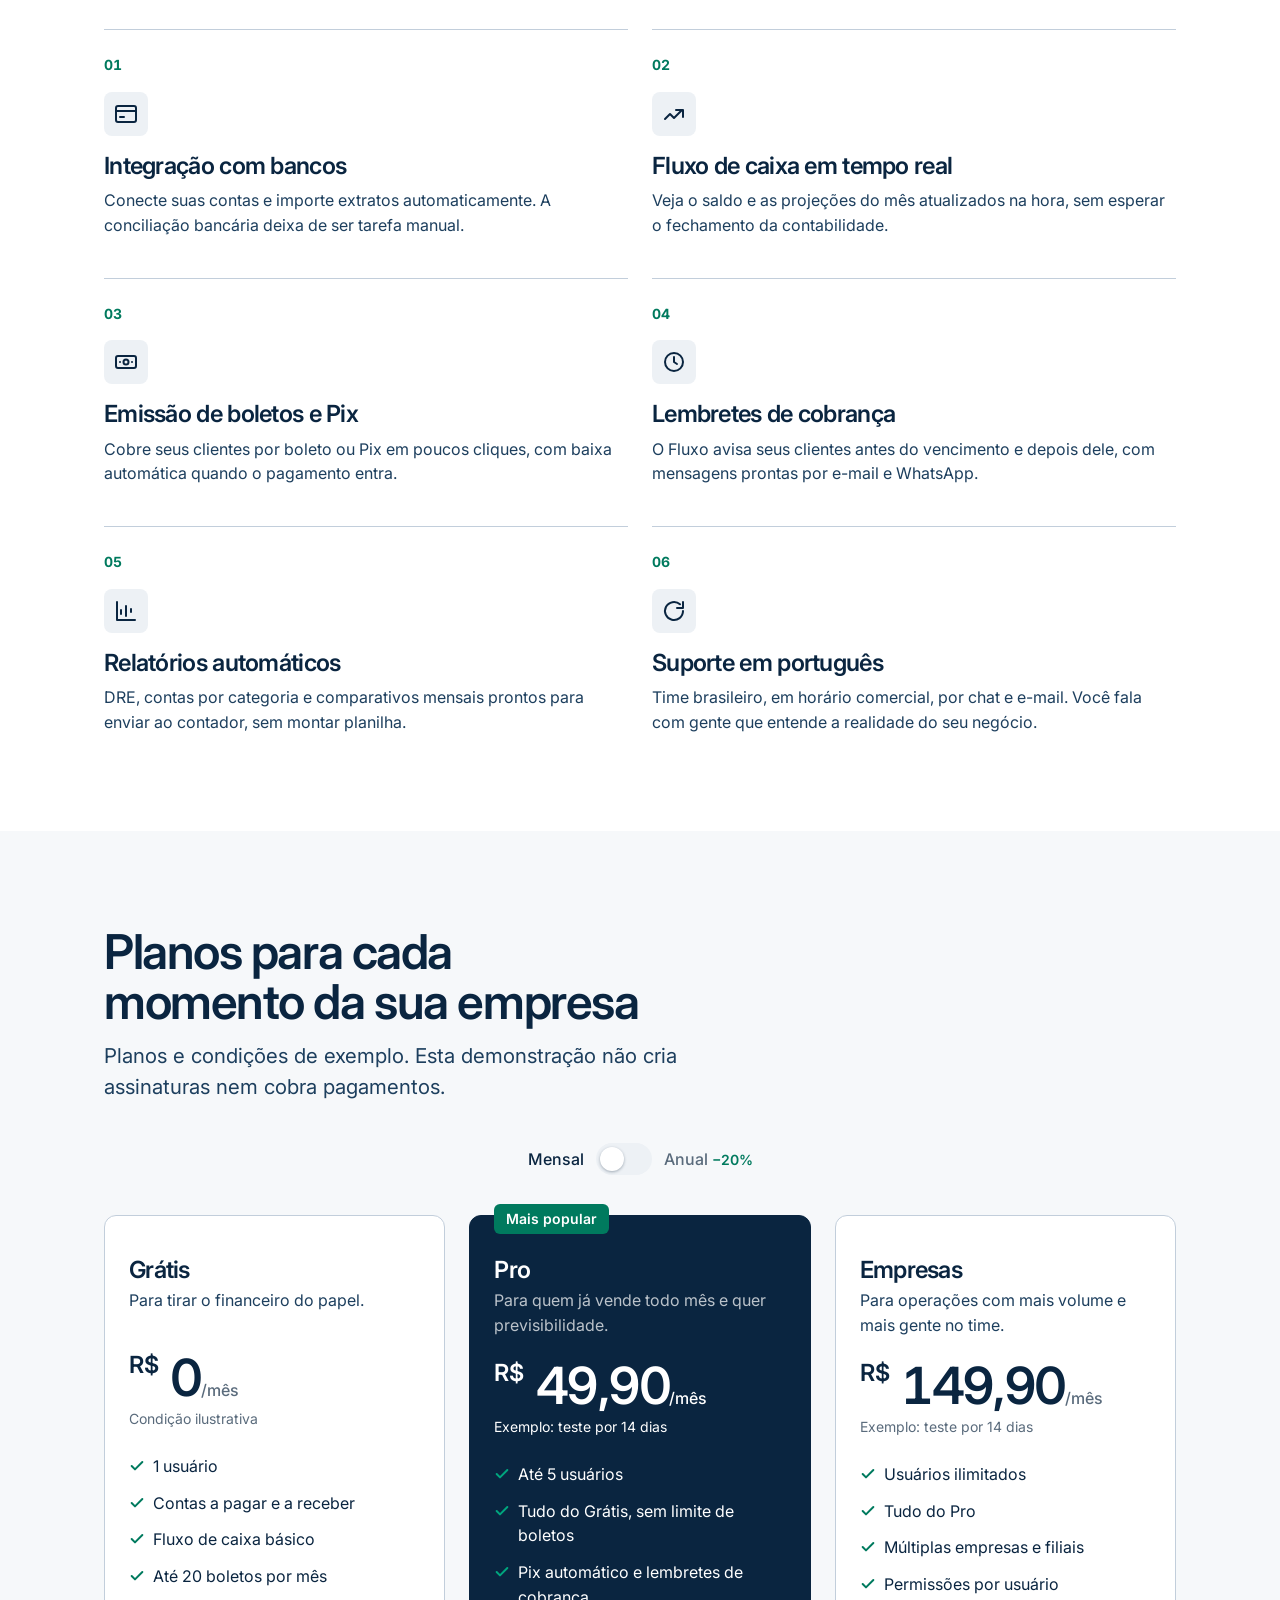
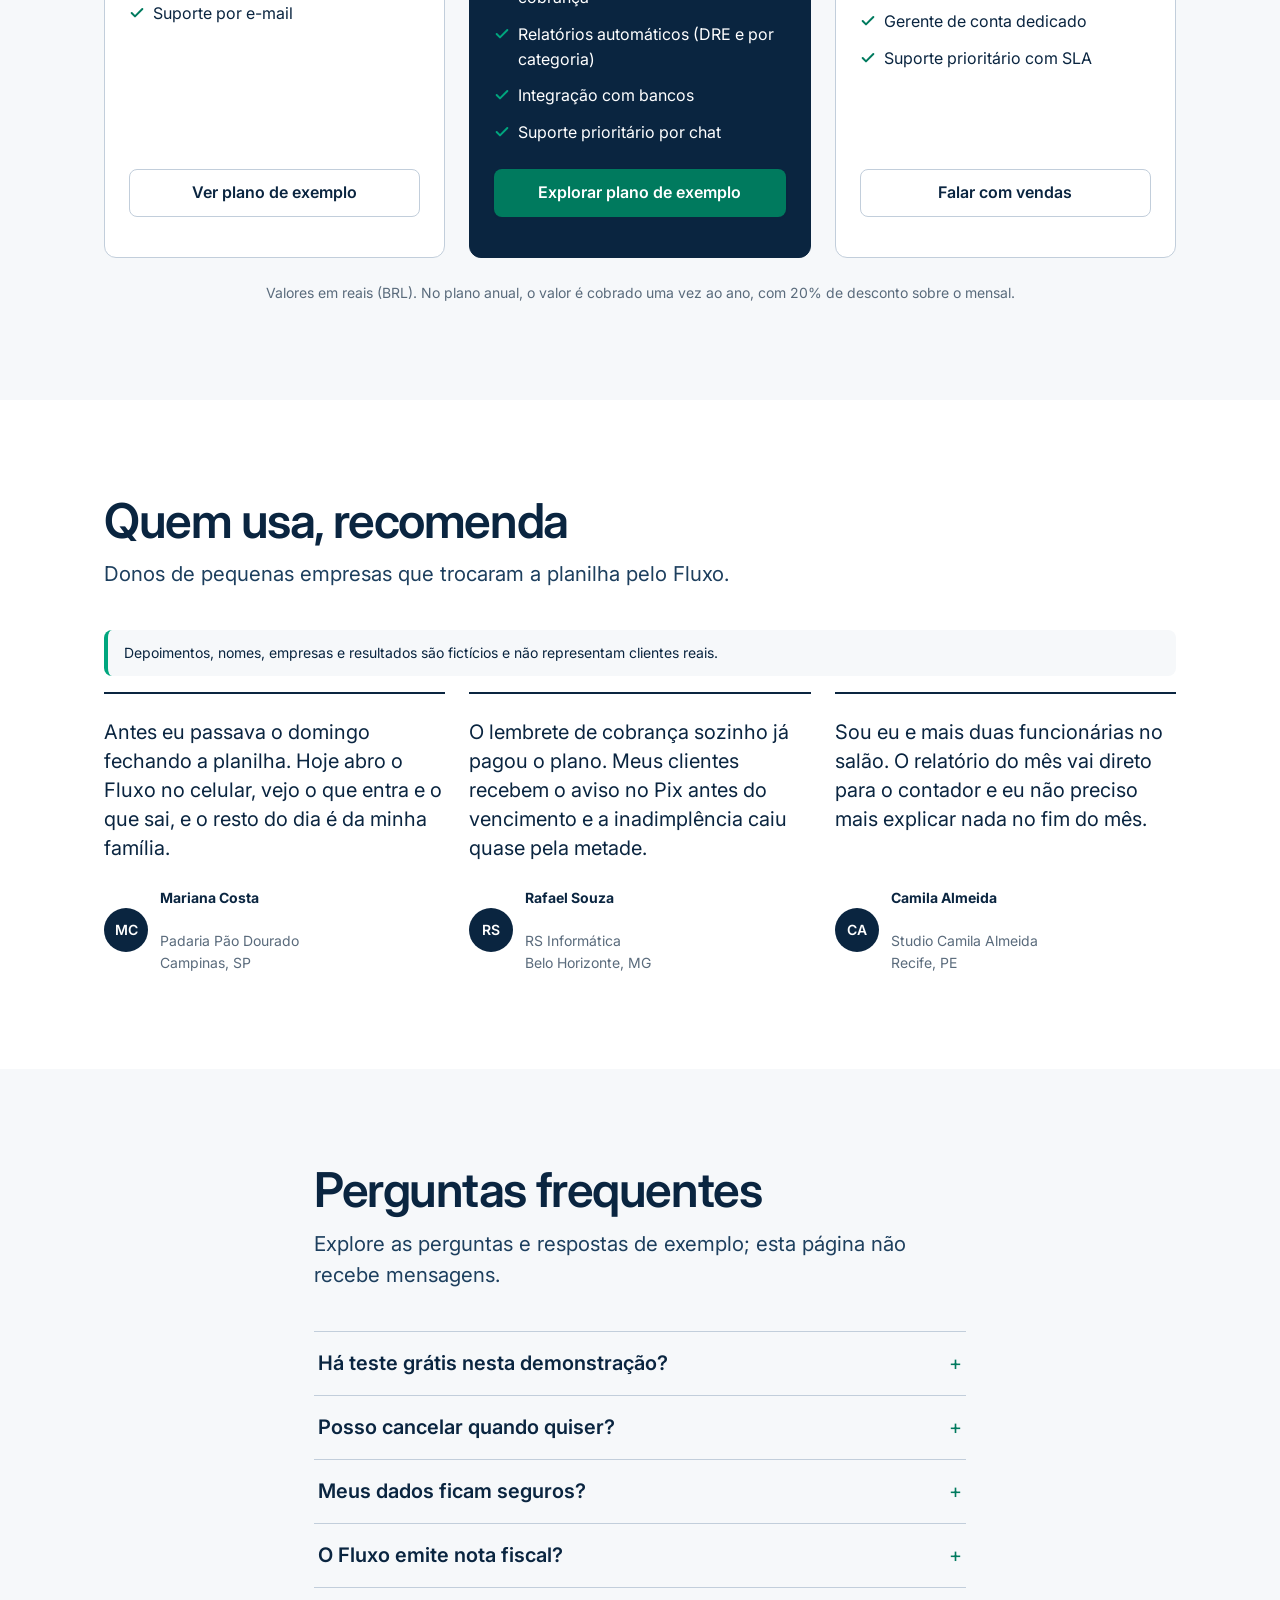
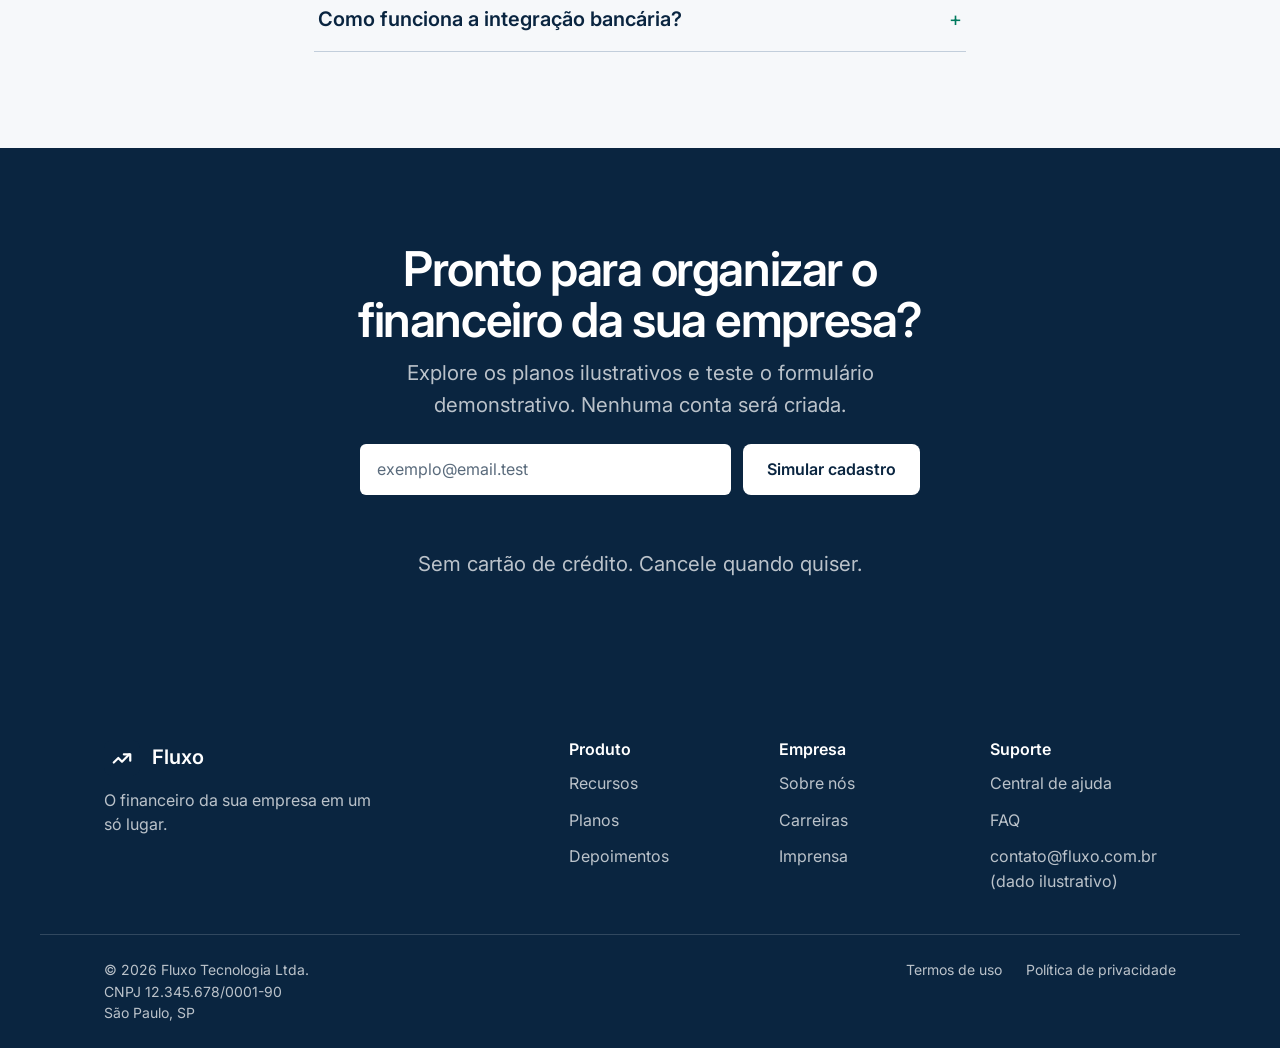
<file: saas/index.html>
<!DOCTYPE html>
<html lang="pt-BR">
<head>
  <meta charset="UTF-8">
  <meta name="viewport" content="width=device-width, initial-scale=1.0">
  <meta name="description" content="Demonstração de uma landing page de SaaS financeiro. Produto, métricas, depoimentos, nomes, planos e funcionalidades são ilustrativos; não há contas, integrações ou transações reais.">
  <title>Fluxo, demonstração de SaaS financeiro</title>
  <link rel="preconnect" href="https://fonts.googleapis.com">
  <link rel="preconnect" href="https://fonts.gstatic.com" crossorigin>
  <link href="https://fonts.googleapis.com/css2?family=Inter:wght@400;500;600;700&display=swap" rel="stylesheet">
  <link rel="stylesheet" href="style.css">
  <link rel="stylesheet" href="../demo.css">
</head>
<body>
  <header class="header">
    <div class="container header-inner">
      <a href="#topo" class="logo" aria-label="Fluxo, voltar ao topo">
        <span class="logo-mark" aria-hidden="true">
          <svg width="22" height="22" viewBox="0 0 24 24" fill="none" stroke="currentColor" stroke-width="2.4" stroke-linecap="round" stroke-linejoin="round"><path d="M3 17l5-5 4 4 8-8"/><path d="M14 8h7v7"/></svg>
        </span>
        Fluxo
      </a>
      <nav class="nav" id="nav" aria-label="Navegação principal">
        <a href="#recursos">Recursos</a>
        <a href="#planos">Planos</a>
        <a href="#depoimentos">Depoimentos</a>
        <a href="#faq">FAQ</a>
        <a href="#planos" class="btn btn-primary nav-cta">Ver planos de exemplo</a>
      </nav>
      <button class="menu-btn" id="menuBtn" aria-label="Abrir menu" aria-expanded="false" aria-controls="nav">
        <span></span><span></span><span></span>
      </button>
    </div>
  </header>

  <main id="topo">
    <!-- HERO -->
    <section class="hero">
      <div class="container hero-inner">
        <div class="hero-copy">
          <h1>O financeiro da sua empresa em um só lugar</h1>
          <p class="hero-sub">Controle de contas a pagar e a receber, emissão de boletos, fluxo de caixa e relatórios automáticos. Menos planilha, mais tempo para vender.</p>
          <p class="hero-note">Prévia demonstrativa do painel</p>
          <p class="demo-notice" role="note">Demonstração: produto, dados, métricas, depoimentos, nomes, resultados, planos e funcionalidades são ilustrativos. Não há backend, integrações ou transações reais; o formulário não cria conta nem envia e-mail.</p>
          <form class="email-capture" id="emailForm" novalidate>
            <label class="sr-only" for="emailInput">E-mail fictício para a simulação</label>
            <input type="email" id="emailInput" placeholder="exemplo@email.test" autocomplete="off" required>
            <button type="submit" class="btn btn-primary">Simular cadastro</button>
          </form>
          <p class="form-msg" id="formMsg" role="status" aria-live="polite"></p>
          <p class="trust-line">Nenhuma conta é criada e nenhuma cobrança é realizada.</p>
          <p class="hero-proof">Prévia ilustrativa de contas a pagar, contas a receber e fluxo de caixa.</p>
        </div>

        <figure class="hero-photo" data-slot="saas-hero" data-alt="Prévia do painel financeiro do Fluxo">
          <img src="images/saas-hero.jpg" alt="Prévia do painel financeiro do Fluxo">
        </figure>
      </div>
      <div class="hero-product">
        <div class="mockup" aria-label="Prévia do painel do Fluxo">
          <div class="mockup-sidebar">
            <span class="mockup-logo">Fluxo</span>
            <span class="mockup-link active">Visão geral</span>
            <span class="mockup-link">Contas a receber</span>
            <span class="mockup-link">Contas a pagar</span>
            <span class="mockup-link">Boletos</span>
            <span class="mockup-link">Relatórios</span>
          </div>
          <div class="mockup-main">
            <div class="mockup-topbar">
              <span class="mockup-title">Visão geral</span>
              <span class="mockup-user">MB</span>
            </div>
            <div class="mockup-cards">
              <div class="mockup-card highlight">
                <span class="mockup-label">Saldo em conta</span>
                <strong>R$ 48.230,00</strong>
                <span class="mockup-delta up">+12,4% vs. mês anterior</span>
              </div>
              <div class="mockup-card">
                <span class="mockup-label">Receitas (mês)</span>
                <strong>R$ 86.400,00</strong>
                <span class="mockup-delta up">+8,1% vs. mês anterior</span>
              </div>
              <div class="mockup-card">
                <span class="mockup-label">Despesas (mês)</span>
                <strong>R$ 38.170,00</strong>
                <span class="mockup-delta down">&minus;3,2% vs. mês anterior</span>
              </div>
            </div>
            <div class="mockup-body">
              <div class="mockup-chart">
                <span class="mockup-label">Fluxo de caixa dos últimos 6 meses</span>
                <div class="bars">
                  <div class="bar" style="--h:42%"><span>Jan</span></div>
                  <div class="bar" style="--h:58%"><span>Fev</span></div>
                  <div class="bar" style="--h:48%"><span>Mar</span></div>
                  <div class="bar" style="--h:70%"><span>Abr</span></div>
                  <div class="bar" style="--h:64%"><span>Mai</span></div>
                  <div class="bar" style="--h:92%"><span>Jun</span></div>
                </div>
              </div>
              <div class="mockup-transactions">
                <span class="mockup-label">Últimas transações</span>
                <ul>
                  <li><span class="tx-icon in">+</span><span class="tx-name">Venda, Loja Online</span><span class="tx-value in">+ R$ 2.450,00</span></li>
                  <li><span class="tx-icon out">&minus;</span><span class="tx-name">Aluguel do escritório</span><span class="tx-value out">&minus; R$ 3.800,00</span></li>
                  <li><span class="tx-icon in">+</span><span class="tx-name">Boleto #1042, Cliente A</span><span class="tx-value in">+ R$ 1.180,00</span></li>
                  <li><span class="tx-icon out">&minus;</span><span class="tx-name">Fornecedor, Papelaria</span><span class="tx-value out">&minus; R$ 640,00</span></li>
                </ul>
              </div>
            </div>
          </div>
        </div>
      </div>
    </section>

    <!-- RECURSOS -->
    <section class="section" id="recursos">
      <div class="container">
        <div class="section-head">
          <h2>Tudo que o financeiro da sua empresa precisa</h2>
          <p>Do primeiro boleto ao relatório do mês, o Fluxo acompanha cada real que entra e sai.</p>
        </div>
        <div class="features">
          <article class="feature">
            <span class="feature-icon" aria-hidden="true"><svg viewBox="0 0 24 24" fill="none" stroke="currentColor" stroke-width="2" stroke-linecap="round" stroke-linejoin="round"><rect x="2" y="4" width="20" height="16" rx="2"/><path d="M2 9h20M6 15h4"/></svg></span>
            <h3>Integração com bancos</h3>
            <p>Conecte suas contas e importe extratos automaticamente. A conciliação bancária deixa de ser tarefa manual.</p>
          </article>
          <article class="feature">
            <span class="feature-icon" aria-hidden="true"><svg viewBox="0 0 24 24" fill="none" stroke="currentColor" stroke-width="2" stroke-linecap="round" stroke-linejoin="round"><path d="M3 17l5-5 4 4 8-8"/><path d="M14 8h7v7"/></svg></span>
            <h3>Fluxo de caixa em tempo real</h3>
            <p>Veja o saldo e as projeções do mês atualizados na hora, sem esperar o fechamento da contabilidade.</p>
          </article>
          <article class="feature">
            <span class="feature-icon" aria-hidden="true"><svg viewBox="0 0 24 24" fill="none" stroke="currentColor" stroke-width="2" stroke-linecap="round" stroke-linejoin="round"><rect x="2" y="6" width="20" height="12" rx="2"/><circle cx="12" cy="12" r="2.5"/><path d="M6 12h.01M18 12h.01"/></svg></span>
            <h3>Emissão de boletos e Pix</h3>
            <p>Cobre seus clientes por boleto ou Pix em poucos cliques, com baixa automática quando o pagamento entra.</p>
          </article>
          <article class="feature">
            <span class="feature-icon" aria-hidden="true"><svg viewBox="0 0 24 24" fill="none" stroke="currentColor" stroke-width="2" stroke-linecap="round" stroke-linejoin="round"><circle cx="12" cy="12" r="9"/><path d="M12 7v5l3 2"/></svg></span>
            <h3>Lembretes de cobrança</h3>
            <p>O Fluxo avisa seus clientes antes do vencimento e depois dele, com mensagens prontas por e-mail e WhatsApp.</p>
          </article>
          <article class="feature">
            <span class="feature-icon" aria-hidden="true"><svg viewBox="0 0 24 24" fill="none" stroke="currentColor" stroke-width="2" stroke-linecap="round" stroke-linejoin="round"><path d="M3 3v18h18"/><path d="M7 15v-4M12 17V7M17 13v-3"/></svg></span>
            <h3>Relatórios automáticos</h3>
            <p>DRE, contas por categoria e comparativos mensais prontos para enviar ao contador, sem montar planilha.</p>
          </article>
          <article class="feature">
            <span class="feature-icon" aria-hidden="true"><svg viewBox="0 0 24 24" fill="none" stroke="currentColor" stroke-width="2" stroke-linecap="round" stroke-linejoin="round"><path d="M21 12a9 9 0 1 1-3-6.7"/><path d="M21 3v6h-6"/></svg></span>
            <h3>Suporte em português</h3>
            <p>Time brasileiro, em horário comercial, por chat e e-mail. Você fala com gente que entende a realidade do seu negócio.</p>
          </article>
        </div>
      </div>
    </section>

    <!-- PLANOS -->
    <section class="section section-alt" id="planos">
      <div class="container">
        <div class="section-head">
          <h2>Planos para cada momento da sua empresa</h2>
          <p>Planos e condições de exemplo. Esta demonstração não cria assinaturas nem cobra pagamentos.</p>
        </div>
        <div class="billing-toggle" role="group" aria-label="Período de cobrança">
          <span id="labelMensal" class="toggle-label active">Mensal</span>
          <button class="toggle-switch" id="billingToggle" role="switch" aria-checked="false" aria-label="Alternar entre cobrança mensal e anual">
            <span class="toggle-knob"></span>
          </button>
          <span id="labelAnual" class="toggle-label">Anual <em class="save-badge">&minus;20%</em></span>
        </div>
        <div class="plans">
          <article class="plan">
            <h3>Grátis</h3>
            <p class="plan-desc">Para tirar o financeiro do papel.</p>
            <p class="plan-price"><span class="currency">R$</span> <span class="price-value" data-monthly="0" data-annual="0">0</span><span class="period">/mês</span></p>
            <p class="plan-note">Condição ilustrativa</p>
            <ul>
              <li>1 usuário</li>
              <li>Contas a pagar e a receber</li>
              <li>Fluxo de caixa básico</li>
              <li>Até 20 boletos por mês</li>
              <li>Suporte por e-mail</li>
            </ul>
            <a href="#cta" class="btn btn-outline btn-block">Ver plano de exemplo</a>
          </article>
          <article class="plan popular">
            <span class="popular-badge">Mais popular</span>
            <h3>Pro</h3>
            <p class="plan-desc">Para quem já vende todo mês e quer previsibilidade.</p>
            <p class="plan-price"><span class="currency">R$</span> <span class="price-value" data-monthly="49,90" data-annual="39,90">49,90</span><span class="period">/mês</span></p>
            <p class="plan-note"><span class="annual-note" hidden>no plano anual</span>Exemplo: teste por 14 dias</p>
            <ul>
              <li>Até 5 usuários</li>
              <li>Tudo do Grátis, sem limite de boletos</li>
              <li>Pix automático e lembretes de cobrança</li>
              <li>Relatórios automáticos (DRE e por categoria)</li>
              <li>Integração com bancos</li>
              <li>Suporte prioritário por chat</li>
            </ul>
            <a href="#cta" class="btn btn-primary btn-block">Explorar plano de exemplo</a>
          </article>
          <article class="plan">
            <h3>Empresas</h3>
            <p class="plan-desc">Para operações com mais volume e mais gente no time.</p>
            <p class="plan-price"><span class="currency">R$</span> <span class="price-value" data-monthly="149,90" data-annual="119,90">149,90</span><span class="period">/mês</span></p>
            <p class="plan-note"><span class="annual-note" hidden>no plano anual</span>Exemplo: teste por 14 dias</p>
            <ul>
              <li>Usuários ilimitados</li>
              <li>Tudo do Pro</li>
              <li>Múltiplas empresas e filiais</li>
              <li>Permissões por usuário</li>
              <li>Gerente de conta dedicado</li>
              <li>Suporte prioritário com SLA</li>
            </ul>
            <a href="#cta" class="btn btn-outline btn-block">Falar com vendas</a>
          </article>
        </div>
        <p class="plans-footnote">Valores em reais (BRL). No plano anual, o valor é cobrado uma vez ao ano, com 20% de desconto sobre o mensal.</p>
      </div>
    </section>

    <!-- DEPOIMENTOS -->
    <section class="section" id="depoimentos">
      <div class="container">
        <div class="section-head">
          <h2>Quem usa, recomenda</h2>
          <p>Donos de pequenas empresas que trocaram a planilha pelo Fluxo.</p>
        </div>
        <p class="demo-notice" role="note">Depoimentos, nomes, empresas e resultados são fictícios e não representam clientes reais.</p>
        <div class="testimonials">
          <figure class="testimonial">
            <blockquote>Antes eu passava o domingo fechando a planilha. Hoje abro o Fluxo no celular, vejo o que entra e o que sai, e o resto do dia é da minha família.</blockquote>
            <figcaption>
              <span class="avatar" aria-hidden="true">MC</span>
              <span><strong>Mariana Costa</strong><br>Padaria Pão Dourado<br>Campinas, SP</span>
            </figcaption>
          </figure>
          <figure class="testimonial">
            <blockquote>O lembrete de cobrança sozinho já pagou o plano. Meus clientes recebem o aviso no Pix antes do vencimento e a inadimplência caiu quase pela metade.</blockquote>
            <figcaption>
              <span class="avatar" aria-hidden="true">RS</span>
              <span><strong>Rafael Souza</strong><br>RS Informática<br>Belo Horizonte, MG</span>
            </figcaption>
          </figure>
          <figure class="testimonial">
            <blockquote>Sou eu e mais duas funcionárias no salão. O relatório do mês vai direto para o contador e eu não preciso mais explicar nada no fim do mês.</blockquote>
            <figcaption>
              <span class="avatar" aria-hidden="true">CA</span>
              <span><strong>Camila Almeida</strong><br>Studio Camila Almeida<br>Recife, PE</span>
            </figcaption>
          </figure>
        </div>
      </div>
    </section>

    <!-- FAQ -->
    <section class="section section-alt" id="faq">
      <div class="container faq-container">
        <div class="section-head">
          <h2>Perguntas frequentes</h2>
          <p>Explore as perguntas e respostas de exemplo; esta página não recebe mensagens.</p>
        </div>
        <div class="faq-list">
          <div class="faq-item">
            <button class="faq-question" aria-expanded="false">Há teste grátis nesta demonstração?<span class="faq-icon" aria-hidden="true">+</span></button>
            <div class="faq-answer"><p>Não há teste grátis real nesta demonstração. Os prazos e condições exibidos nos planos são exemplos; nenhum cadastro, cartão ou pagamento é solicitado.</p></div>
          </div>
          <div class="faq-item">
            <button class="faq-question" aria-expanded="false">Posso cancelar quando quiser?<span class="faq-icon" aria-hidden="true">+</span></button>
            <div class="faq-answer"><p>Esta demonstração não cria assinaturas nem cobra pagamentos. As condições de cancelamento exibidas são apenas ilustrativas.</p></div>
          </div>
          <div class="faq-item">
            <button class="faq-question" aria-expanded="false">Meus dados ficam seguros?<span class="faq-icon" aria-hidden="true">+</span></button>
            <div class="faq-answer"><p>Esta demonstração não possui backend e não coleta nem armazena dados. Recursos de segurança, criptografia e privacidade dependeriam de implementação e verificação próprias.</p></div>
          </div>
          <div class="faq-item">
            <button class="faq-question" aria-expanded="false">O Fluxo emite nota fiscal?<span class="faq-icon" aria-hidden="true">+</span></button>
            <div class="faq-answer"><p>Esta demonstração não emite nem sincroniza notas fiscais. O conteúdo é ilustrativo e não há integrações ativas.</p></div>
          </div>
          <div class="faq-item">
            <button class="faq-question" aria-expanded="false">Como funciona a integração bancária?<span class="faq-icon" aria-hidden="true">+</span></button>
            <div class="faq-answer"><p>Esta demonstração não conecta contas, usa Open Finance nem importa extratos. O conteúdo sobre integração bancária é apenas ilustrativo.</p></div>
          </div>
        </div>
      </div>
    </section>

    <!-- CTA FINAL -->
    <section class="cta" id="cta">
      <div class="container cta-inner">
        <h2>Pronto para organizar o financeiro da sua empresa?</h2>
        <p>Explore os planos ilustrativos e teste o formulário demonstrativo. Nenhuma conta será criada.</p>
        <form class="email-capture cta-form" id="emailFormCta" novalidate>
          <label class="sr-only" for="emailInputCta">E-mail fictício para a simulação</label>
          <input type="email" id="emailInputCta" placeholder="exemplo@email.test" autocomplete="off" required>
          <button type="submit" class="btn btn-white">Simular cadastro</button>
        </form>
        <p class="form-msg form-msg-light" id="formMsgCta" role="status" aria-live="polite"></p>
        <p class="trust-line trust-line-light">Sem cartão de crédito. Cancele quando quiser.</p>
      </div>
    </section>
  </main>

  <footer class="footer">
    <div class="container footer-inner">
      <div class="footer-brand">
        <a href="#topo" class="logo logo-light">
          <span class="logo-mark" aria-hidden="true">
            <svg width="22" height="22" viewBox="0 0 24 24" fill="none" stroke="currentColor" stroke-width="2.4" stroke-linecap="round" stroke-linejoin="round"><path d="M3 17l5-5 4 4 8-8"/><path d="M14 8h7v7"/></svg>
          </span>
          Fluxo
        </a>
        <p>O financeiro da sua empresa em um só lugar.</p>
      </div>
      <nav class="footer-nav" aria-label="Links do rodapé">
        <div>
          <h3>Produto</h3>
          <a href="#recursos">Recursos</a>
          <a href="#planos">Planos</a>
          <a href="#depoimentos">Depoimentos</a>
        </div>
        <div>
          <h3>Empresa</h3>
          <a href="#topo">Sobre nós</a>
          <a href="#topo">Carreiras</a>
          <a href="#topo">Imprensa</a>
        </div>
        <div>
          <h3>Suporte</h3>
          <a href="#faq">Central de ajuda</a>
          <a href="#faq">FAQ</a>
          <span>contato@fluxo.com.br (dado ilustrativo)</span>
        </div>
      </nav>
    </div>
    <div class="container footer-bottom">
      <p>&copy; 2026 Fluxo Tecnologia Ltda.<br>CNPJ 12.345.678/0001-90<br>São Paulo, SP</p>
      <p class="footer-legal"><a href="#topo">Termos de uso</a><a href="#topo">Política de privacidade</a></p>
    </div>
  </footer>

  <script>window.hallmarkSlots = (m) => { for (const [k, v] of Object.entries(m)) { const s = document.querySelector(`[data-slot="${k}"]`); if (!s) continue; const im = new Image(); im.src = typeof v === 'string' ? v : v.src; im.alt = (typeof v === 'object' && v.alt) || s.dataset.alt || ''; s.querySelectorAll(':scope > img').forEach((o) => o.remove()); s.prepend(im); } };
document.querySelectorAll('[data-slot] img').forEach((i) => { if (i.complete && !i.naturalWidth) i.remove(); else i.addEventListener('error', () => i.remove(), { once: true }); });</script>
  <script src="script.js"></script>
</body>
</html>
</file>
<file: style.css>
/* Hallmark · shape: Index · genre: editorial · theme: Noite · redesign: full · v2.0.0 */
/* Hub · Direção 1 "Noite" (2026-11-22, escolha do Pedro): fundo quase-preto #101010, osso #F2EFE9, lima #C6F24E, laranja quente #FF4D00. Grotesco Archivo pesado no lugar da serifa editorial. Hero de largura total, nome gigante em caixa alta, projetos como linhas grandes. Conteúdo, links e imagens idênticos às versões anteriores. Sem gradientes, sem texto inventado. */
/* Hallmark · waive 26b · no form control and no aria-disabled anywhere on the page · the page carries no control that can be disabled */
@import url("./tokens.css");
@import url("./base.css");

html { scroll-behavior: smooth; }
::selection { background: var(--color-accent); color: var(--color-accent-ink); }

/* Dot grid sutil, no hero e no rodapé */
.proof {
  background-image: radial-gradient(circle at 1px 1px, var(--color-dot) 1px, transparent 1.4px);
  background-size: 24px 24px;
}

/* Header */
header {
  position: sticky; top: 0; z-index: var(--z-sticky-nav);
  background-color: var(--color-paper);
  border-bottom: var(--rule-hair) solid var(--color-rule);
}
.nav { display: flex; align-items: center; justify-content: space-between; height: var(--space-2xl); }
.logo { font-family: var(--font-display); font-weight: var(--display-weight); font-size: var(--text-lg); letter-spacing: var(--tracking-display); color: var(--color-ink); text-decoration: none; text-transform: uppercase; }
.logo span { color: var(--color-accent); }
.nav-links { display: flex; gap: var(--space-lg); list-style: none; margin: 0; padding: 0; }
.nav-links a { color: var(--color-muted); font-size: var(--text-sm); font-weight: 500; text-decoration: none; transition: color var(--dur-short) var(--ease-out); }
.nav-links a:hover { color: var(--color-ink); }
.nav-cta {
  background: transparent; color: var(--color-ink);
  border: var(--rule-hair) solid color-mix(in oklab, var(--color-ink) 40%, transparent); border-radius: var(--radius-card);
  font-weight: 600; font-size: var(--text-sm); text-decoration: none;
  padding: var(--space-xs) var(--space-md);
  transition: background-color var(--dur-short) var(--ease-out), transform var(--dur-short) var(--ease-out);
}
.nav-cta:hover { background: var(--color-paper-2); }
.nav-cta:active { transform: translateY(1px); }
.menu-btn { display: none; background: none; border: none; cursor: pointer; padding: var(--space-xs); color: var(--color-ink); }
.menu-btn svg { stroke: var(--color-ink); }

/* Hero de largura total */
.hero {
  padding: var(--space-3xl) 0 var(--space-2xl);
  border-bottom: var(--rule-hair) solid var(--color-rule);
}
.hero-grid { display: grid; grid-template-columns: minmax(0, 7fr) minmax(0, 5fr); gap: var(--space-2xl); align-items: stretch; }
.hero h1 {
  font-family: var(--font-display); font-weight: var(--display-weight);
  font-size: var(--text-name); line-height: 1.0; letter-spacing: var(--tracking-display);
  text-transform: uppercase; color: var(--color-ink); max-width: none;
}
.hero-name { display: block; }
.hero-name .lime-dot { color: var(--color-accent); }
.hero-role {
  display: block; margin-top: var(--space-lg);
  font-family: var(--font-body); font-size: var(--text-lg); font-weight: 600;
  letter-spacing: 0; line-height: 1.4;
  color: var(--color-accent);
}
.hero .lead {
  margin: var(--space-lg) 0 var(--space-xl);
  font-size: var(--text-lead); line-height: 1.5; color: var(--color-ink-2); max-width: 52ch;
}
.hero-actions { display: flex; flex-wrap: wrap; gap: var(--space-sm); }
.btn {
  position: relative; display: inline-flex; align-items: center; justify-content: center;
  min-height: 48px; padding: 0 var(--space-lg);
  border: var(--rule-hair) solid var(--color-ink); border-radius: var(--radius-card);
  font-weight: 600; color: var(--color-ink); text-decoration: none; background: transparent;
  transition: transform var(--dur-short) var(--ease-out), background-color var(--dur-short) var(--ease-out), color var(--dur-short) var(--ease-out);
}
.btn-primary { background: var(--color-accent); border-color: var(--color-accent); color: var(--color-accent-ink); }
.btn-primary:hover { background: var(--color-accent-deep); transform: translateY(-2px); }
.btn:active { transform: translateY(0); }
.btn-ghost:hover { background: var(--color-paper-2); transform: translateY(-2px); }
.hero-photo {
  margin: 0; height: 100%; min-height: 360px; color: var(--color-ink);
  border: var(--rule-hair) solid var(--color-rule);
  background-color: var(--color-paper-2);
}

/* Coluna de conteúdo */
.content { min-width: 0; }
.content > section { padding: var(--space-3xl) 0; }
.content > section + section { border-top: var(--rule-hair) solid var(--color-rule); }
.section-head { max-width: 65ch; margin-bottom: var(--space-xl); border-top: var(--rule-hair) solid var(--color-ink); padding-top: var(--space-lg); }
.section-head::before { content: ""; display: block; width: 32px; height: 3px; background: var(--color-accent); margin-bottom: var(--space-md); }
.content h2 { font-family: var(--font-display); font-weight: var(--display-weight); letter-spacing: var(--tracking-display); text-transform: uppercase; }
.section-head p { color: var(--color-muted); margin-top: var(--space-sm); }
.sec-num { font-family: var(--font-mono); font-size: 0.45em; margin-right: var(--space-xs); }

/* Timeline de experiência */
.timeline { list-style: none; margin: 0; padding: 0; border-left: var(--rule-hair) solid var(--color-accent); }
.timeline li { position: relative; padding: var(--space-md) 0 var(--space-md) var(--space-lg); border-bottom: var(--rule-hair) solid var(--color-rule); transition: background-color var(--dur-short) var(--ease-out); }
.timeline li:hover { background-color: var(--color-paper-2); }
.timeline li:first-child { background-color: var(--color-paper-2); padding-top: var(--space-md); }
.timeline li:first-child::before {
  content: ""; position: absolute; left: calc(var(--space-2xs) * -1 - 1px); top: var(--space-md);
  width: var(--space-xs); height: var(--space-xs); background: var(--color-secondary);
}
.timeline li:last-child { border-bottom: 0; padding-bottom: 0; }
.timeline strong { display: block; font-family: var(--font-display); font-weight: 700; font-size: var(--text-lg); letter-spacing: -0.01em; color: var(--color-ink); }
.timeline span { font-family: var(--font-mono); font-size: var(--text-sm); letter-spacing: 0.01em; color: var(--color-muted); }

/* Projetos: linhas grandes */
.project-list { display: flex; flex-direction: column; }
.card {
  position: relative;
  display: grid; grid-template-columns: minmax(0, 88px) minmax(0, 1fr);
  column-gap: var(--space-xl);
  padding: var(--space-lg) var(--space-md); margin: 0 calc(var(--space-md) * -1);
  border-top: var(--rule-hair) solid var(--color-rule);
  transition: background-color var(--dur-short) var(--ease-out);
}
.project-list .card:first-child { border-top: 0; }
.card:hover, .card:focus-within { background-color: var(--color-paper-2); }
.card::after {
  content: "\2197"; position: absolute; top: var(--space-lg); right: var(--space-md);
  font-family: var(--font-mono); font-size: var(--text-lg); color: var(--color-accent);
  opacity: 0; transform: translate(-4px, 4px); pointer-events: none;
  transition: opacity var(--dur-short) var(--ease-out), transform var(--dur-short) var(--ease-out);
}
.card:hover::after, .card:focus-within::after { opacity: 1; transform: translate(0, 0); }
.card-head { display: flex; flex-direction: column; gap: var(--space-2xs); }
.card-index { font-family: var(--font-mono); font-size: var(--text-lg); font-weight: 600; font-variant-numeric: tabular-nums; color: var(--color-accent); transition: color var(--dur-short) var(--ease-out); }
.card:hover .card-index, .card:focus-within .card-index { color: var(--color-secondary); }
.niche { font-family: var(--font-mono); font-size: var(--text-sm); font-weight: 500; color: var(--color-muted); }
.card-body { padding: 0; display: flex; flex-direction: column; flex: 1; min-width: 0; }
.card-body h3 { margin-bottom: var(--space-xs); font-family: var(--font-display); font-weight: var(--display-weight); letter-spacing: var(--tracking-display); text-transform: uppercase; transition: transform var(--dur-short) var(--ease-out), color var(--dur-short) var(--ease-out); }
.card:hover .card-body h3, .card:focus-within .card-body h3 { color: var(--color-accent); transform: translateX(4px); }
.card-body p { color: var(--color-ink-2); flex: 1; }
.tech { display: flex; flex-wrap: wrap; gap: var(--space-xs); margin: var(--space-md) 0; }
.tech span {
  border: var(--rule-hair) solid var(--color-rule); border-radius: var(--radius-card);
  padding: var(--space-2xs) var(--space-xs); font-family: var(--font-mono); font-size: var(--text-sm); font-weight: 500; color: var(--color-ink-2);
}
.card-link { font-weight: 600; color: var(--color-ink); text-decoration: underline; text-decoration-color: var(--color-accent); text-underline-offset: 0.16em; transition: color var(--dur-short) var(--ease-out); }
.card:hover .card-link, .card:focus-within .card-link { color: var(--color-accent); }
.card-link:hover { text-decoration-color: var(--color-secondary); }

/* Sobre */
.about-copy p { color: var(--color-ink-2); margin-bottom: var(--space-md); }
.about-copy p strong { color: var(--color-ink); }
.skills { display: flex; flex-wrap: wrap; gap: var(--space-xs); margin-top: var(--space-lg); }
.skills span {
  border: var(--rule-hair) solid color-mix(in oklab, var(--color-ink) 35%, transparent); border-radius: var(--radius-card);
  padding: var(--space-2xs) var(--space-sm); font-size: var(--text-sm); font-weight: 500; color: var(--color-ink);
}

/* Serviços */
.service-list { display: grid; grid-template-columns: repeat(auto-fill, minmax(260px, 1fr)); gap: var(--gap-columns); margin-bottom: var(--space-2xl); }
.service { background: var(--color-paper-2); border: var(--rule-hair) solid var(--color-rule); border-radius: var(--radius-card); padding: var(--space-lg); transition: border-color var(--dur-short) var(--ease-out); }
.service:hover { border-color: color-mix(in oklab, var(--color-accent) 55%, transparent); }
.service h3 { font-family: var(--font-display); font-weight: var(--display-weight); letter-spacing: var(--tracking-display); text-transform: uppercase; color: var(--color-ink); }
.service p { color: var(--color-muted); margin-top: var(--space-xs); }
.contact-box {
  background: var(--color-accent); color: var(--color-accent-ink);
  border: var(--rule-hair) solid var(--color-accent); border-radius: var(--radius-card);
  padding: var(--space-xl); display: flex; flex-wrap: wrap; gap: var(--space-lg);
  align-items: center; justify-content: space-between;
}
.contact-box h3 { font-family: var(--font-display); font-weight: var(--display-weight); letter-spacing: var(--tracking-display); text-transform: uppercase; color: var(--color-accent-ink); }
.contact-box p { color: color-mix(in oklab, var(--color-accent-ink) 75%, transparent); margin-top: var(--space-xs); }
.contact-links { display: flex; flex-wrap: wrap; gap: var(--space-sm); }
.contact-links a {
  display: inline-flex; align-items: center; min-height: 48px;
  border: var(--rule-hair) solid var(--color-accent-ink); border-radius: var(--radius-card);
  padding: var(--space-sm) var(--space-md); font-weight: 600; color: var(--color-accent-ink); text-decoration: none;
  transition: background-color var(--dur-short) var(--ease-out), color var(--dur-short) var(--ease-out);
}
.contact-links a:hover { background: var(--color-accent-ink); color: var(--color-accent); }
.contact-links a:active { transform: translateY(1px); }

/* Footer */
footer {
  background-color: var(--color-paper);
  background-image: radial-gradient(circle at 1px 1px, var(--color-dot) 1px, transparent 1.4px);
  background-size: 24px 24px;
  border-top: var(--rule-hair) solid var(--color-rule);
  color: var(--color-muted); font-size: var(--text-sm); padding: var(--space-xl) 0;
}
footer .container { display: flex; flex-wrap: wrap; gap: var(--space-md); align-items: center; justify-content: space-between; }
footer p { margin: 0; }
footer a { color: var(--color-ink-2); font-weight: 500; text-decoration: none; }
footer a:hover { text-decoration: underline; text-decoration-color: var(--color-accent); }

@media (max-width: 60rem) {
  .hero-grid { grid-template-columns: minmax(0, 1fr); }
  .hero-photo { aspect-ratio: 4 / 3; height: auto; min-height: 0; max-height: 320px; }
}

@media (max-width: 40rem) {
  .nav-links, .nav-cta { display: none; }
  .nav-links.open {
    display: flex; position: absolute; top: var(--space-2xl); left: 0; right: 0;
    flex-direction: column; gap: 0; background: var(--color-paper);
    border-bottom: var(--rule-hair) solid var(--color-rule); padding: var(--space-xs) var(--space-lg) var(--space-md);
  }
  .nav-links.open a { display: block; padding: var(--space-sm) 0; }
  .menu-btn { display: block; }
  .hero { padding-top: var(--space-xl); }
  .card { grid-template-columns: minmax(0, 1fr); }
  .card::after { display: none; }
  .card-head { flex-direction: row; align-items: baseline; gap: var(--space-sm); }
  .contact-box { padding: var(--space-lg) var(--space-md); }
}

/* Efeitos "Noite" (2026-11-22, pedido do Pedro): fundo com textura, glitch no nome, cursor de terminal. Sem gradiente, sem texto novo, só o que já está na página. */
body::after {
  content: ""; position: fixed; inset: 0; z-index: 999; pointer-events: none;
  background-image: url("data:image/svg+xml,%3Csvg xmlns='http://www.w3.org/2000/svg' width='180' height='180'%3E%3Cfilter id='n'%3E%3CfeTurbulence type='fractalNoise' baseFrequency='0.85' numOctaves='2' stitchTiles='stitch'/%3E%3C/filter%3E%3Crect width='180' height='180' filter='url(%23n)'/%3E%3C/svg%3E");
  opacity: 0.05;
}
.hero {
  background-image: url("data:image/svg+xml,%3Csvg xmlns='http://www.w3.org/2000/svg' width='56' height='56'%3E%3Cpath d='M56 0H0V56' fill='none' stroke='%23F2EFE9' stroke-opacity='0.05'/%3E%3C/svg%3E");
}
.hero-name { position: relative; }
.hero-name::before, .hero-name::after {
  content: attr(data-text); position: absolute; left: 0; top: 0; width: 100%;
  pointer-events: none; opacity: 0;
}
.hero-name::before { color: var(--color-accent); animation: glitch-a 4.5s infinite; }
.hero-name::after { color: var(--color-secondary); animation: glitch-b 4.5s infinite; }
@keyframes glitch-a {
  0%, 86% { opacity: 0; clip-path: inset(0 0 0 0); transform: none; }
  88% { opacity: 0.85; clip-path: inset(12% 0 62% 0); transform: translate(-4px, 2px); }
  90% { opacity: 0.85; clip-path: inset(58% 0 8% 0); transform: translate(4px, -2px); }
  92% { opacity: 0.85; clip-path: inset(28% 0 42% 0); transform: translate(-3px, 1px); }
  94%, 100% { opacity: 0; clip-path: inset(0 0 0 0); transform: none; }
}
@keyframes glitch-b {
  0%, 88% { opacity: 0; clip-path: inset(0 0 0 0); transform: none; }
  89% { opacity: 0.85; clip-path: inset(48% 0 22% 0); transform: translate(4px, 1px); }
  91% { opacity: 0.85; clip-path: inset(8% 0 72% 0); transform: translate(-4px, -1px); }
  93% { opacity: 0.85; clip-path: inset(66% 0 4% 0); transform: translate(3px, 2px); }
  95%, 100% { opacity: 0; clip-path: inset(0 0 0 0); transform: none; }
}
.hero-role::after {
  content: ""; display: inline-block; width: 0.55em; height: 1em; margin-left: 0.3em;
  color: var(--color-accent); background: currentColor; vertical-align: text-bottom;
  animation: blink 1.1s steps(1) infinite;
}
@keyframes blink { 0%, 49% { opacity: 1; } 50%, 100% { opacity: 0; } }
.terminal {
  margin-top: var(--space-xl); border-top: var(--rule-hair) solid var(--color-rule);
  padding-top: var(--space-md);
  font-family: var(--font-mono); font-size: var(--text-sm); color: var(--color-muted);
}
.terminal p { margin: 0; }
.terminal p + p { margin-top: var(--space-2xs); }
.term-prompt { color: var(--color-accent); }
.term-out { color: var(--color-ink-2); }
.term-cursor {
  display: inline-block; width: 0.55em; height: 1em; margin-left: 0.3em;
  background: var(--color-accent); vertical-align: text-bottom;
  animation: blink 1.1s steps(1) infinite;
}
</file>
<file: academia/style.css>
/* Hallmark · shape: Poster · genre: playful · theme: Piste (deal 1/3, seed gym-energetic-dark-bold-492e·ab4d9bed·2026-11-21·r0) · redesign: full
 * hero: Stage · nav: edge-aligned bar · footer: mast · imagery: one hero photograph slot (images/academia-hero.jpg, supplied later) · signature: the hero photograph beside the condensed head · piste: night-piste
 * axes: dark/display-condensed/cool · posture: committed · contrast: pass · fold: pass · v2.0.0 */
/* Hallmark · pre-emit critique: P4 H3 E4 S3 R2 V2 · weakest: E, the old hero buried its head under an eyebrow, a long sub and three info items; the fold now carries the head, one sentence and the primary action, with the info row ruled below */
@import url("./tokens.css");
@import url("./base.css");

/* Round 3 (2026-11-21): pattern guide §3 (Equinox / Gymbox). Palette and fonts moved to
 * tokens.css (#111111 / #F5F5F2 / #FF4D00 / #8A8A85; Anton + Inter). Class grid is the
 * backbone of the home page; flat color only, no gradients; trial CTA made prominent. */

/* ---------- Section kickers (structural labels) ---------- */

body { font-size: 17px; }
html { scroll-behavior: smooth; }

h1, h2, h3 {
  font-family: var(--font-display);
  font-weight: var(--display-weight);
  text-transform: uppercase;
  line-height: 1;
  letter-spacing: var(--tracking-display);
}
h2 { font-size: var(--text-display-s); margin-bottom: var(--space-sm); }
h3 { font-size: var(--text-title); line-height: 1.15; }

ul { list-style: none; margin: 0; padding: 0; }
a { text-decoration: none; }

.section { padding: var(--section-gap-s) 0; }
.section-intro {
  color: var(--color-muted);
  font-size: var(--text-lead);
  line-height: 1.5;
  max-width: 62ch;
  margin-bottom: var(--space-2xl);
}

/* ---------- Buttons ---------- */
.btn {
  display: inline-flex;
  align-items: center;
  justify-content: center;
  gap: var(--space-xs);
  min-height: 52px;
  padding: 0 var(--space-lg);
  border: 0;
  border-radius: var(--radius-card);
  font-family: var(--font-display);
  font-weight: var(--display-weight);
  font-size: 1.125rem;
  line-height: 1;
  letter-spacing: var(--tracking-display);
  text-transform: uppercase;
  cursor: pointer;
  transition: background-color var(--dur-micro) var(--ease-out), box-shadow var(--dur-micro) var(--ease-out), translate var(--dur-micro) var(--ease-out);
}
.btn:active { translate: 0 1px; }
.btn-primary { background: var(--color-accent); color: var(--color-accent-ink); }
.btn-primary:hover { background: var(--color-accent-deep); }
.btn-outline {
  background: none;
  box-shadow: inset 0 0 0 var(--rule-bar) var(--color-ink);
  color: var(--color-ink);
}
.btn-outline:hover { background: var(--color-paper-2); }
.btn-block { width: 100%; }
.btn-whatsapp {
  background: none;
  box-shadow: inset 0 0 0 var(--rule-bar) var(--color-ink);
  color: var(--color-ink);
  margin-top: var(--space-lg);
}
.btn-whatsapp:hover { background: var(--color-paper-2); }

/* ---------- Header ---------- */
.site-header {
  position: fixed;
  top: 0; left: 0; right: 0;
  z-index: var(--z-sticky-nav);
  background: color-mix(in oklab, var(--color-paper) 92%, transparent);
  backdrop-filter: blur(8px);
  border-bottom: var(--rule-bar) solid transparent;
  transition: border-color var(--dur-short) var(--ease-out);
}
.site-header.scrolled { border-bottom-color: var(--color-rule); }
.header-inner { display: flex; align-items: center; justify-content: space-between; height: 68px; }

.logo { display: flex; align-items: center; gap: var(--space-sm); }
.logo-mark {
  display: flex; align-items: center; justify-content: center;
  width: 40px; height: 40px;
  background: var(--color-accent); color: var(--color-accent-ink);
  border-radius: var(--radius-card);
}
.logo-text {
  font-family: var(--font-display);
  font-weight: var(--display-weight);
  font-size: 1.6rem;
  letter-spacing: var(--tracking-display);
  text-transform: uppercase;
  line-height: 1;
}
.logo-text em { font-style: normal; color: var(--color-accent-text); }

.main-nav { display: flex; align-items: center; gap: var(--space-lg); }
.main-nav a {
  font-weight: 500;
  font-size: var(--text-sm);
  color: var(--color-muted);
  transition: color var(--dur-micro) var(--ease-out);
}
.main-nav a:hover { color: var(--color-ink); }
.main-nav a.nav-cta {
  display: inline-flex;
  align-items: center;
  min-height: 44px;
  padding: 0 var(--space-md);
  background: none;
  box-shadow: inset 0 0 0 var(--rule-bar) var(--color-ink);
  color: var(--color-ink);
  font-weight: 700;
  font-size: var(--text-sm);
  transition: background-color var(--dur-micro) var(--ease-out);
}
.main-nav a.nav-cta:hover { background: var(--color-paper-2); color: var(--color-ink); }

.menu-toggle {
  display: none;
  flex-direction: column;
  justify-content: center;
  gap: var(--space-2xs);
  width: 44px; height: 44px;
  background: transparent; border: none; cursor: pointer;
  padding: var(--space-sm);
}
.menu-toggle span {
  display: block; height: 2px; width: 100%;
  background: var(--color-ink); border-radius: var(--radius-card);
  transition: transform var(--dur-short) var(--ease-out), opacity var(--dur-micro) var(--ease-out);
}
.menu-toggle.open span:nth-child(1) { transform: translateY(7px) rotate(45deg); }
.menu-toggle.open span:nth-child(2) { opacity: 0; }
.menu-toggle.open span:nth-child(3) { transform: translateY(-7px) rotate(-45deg); }

/* ---------- Hero ---------- */
.hero { padding: calc(68px + var(--space-2xl)) 0 var(--space-3xl); }
.hero-inner {
  display: grid;
  grid-template-columns: minmax(0, 1.05fr) minmax(0, 0.95fr);
  gap: var(--gap-columns);
  align-items: stretch;
}
.hero-copy { display: flex; flex-direction: column; justify-content: center; }
.hero h1 { font-size: clamp(4rem, 8vw, 8rem); line-height: 0.9; }
.hero-sub {
  color: var(--color-ink-2);
  font-size: var(--text-lead);
  line-height: 1.5;
  max-width: 52ch;
  margin: var(--space-lg) 0 var(--space-xl);
}
.hero-actions { display: flex; flex-wrap: wrap; gap: var(--space-sm); }
.hero-trial { margin-top: var(--space-md); color: var(--color-muted); }
.hero-trial strong { color: var(--color-accent-text); }

.hero-photo {
  min-height: 460px;
  margin: 0;
  outline: var(--rule-hair) solid color-mix(in oklab, var(--color-ink) 12%, transparent);
  outline-offset: -1px;
}

.hero-info {
  display: grid;
  grid-template-columns: repeat(3, minmax(0, 1fr));
  gap: var(--space-md);
  margin-top: var(--space-2xl);
  padding-top: var(--space-lg);
  border-top: var(--rule-bar) solid var(--color-rule);
}
.hero-info li { display: flex; gap: var(--space-sm); align-items: flex-start; }
.hero-info svg { color: var(--color-accent-text); flex-shrink: 0; margin-top: var(--space-3xs); }
.hero-info strong { display: block; font-size: 0.95rem; }
.hero-info span span { color: var(--color-muted); font-size: 0.85rem; }

/* ---------- Plans ---------- */
.plans { background: var(--color-paper-2); }
.plans-grid {
  display: grid;
  grid-template-columns: repeat(3, minmax(0, 1fr));
  gap: var(--space-lg);
  align-items: stretch;
}
.plan-card {
  position: relative;
  background: var(--color-paper);
  color: var(--color-ink);
  border-top: var(--rule-bar) solid var(--color-rule);
  padding: var(--space-xl) var(--space-lg);
  display: flex; flex-direction: column;
  cursor: pointer;
  transition: transform var(--dur-short) var(--ease-out), border-color var(--dur-micro) var(--ease-out), box-shadow var(--dur-micro) var(--ease-out);
}
.plan-card:hover { transform: translateY(-4px); }
.plan-card h3 { margin-bottom: 0; }
.plan-price {
  font-family: var(--font-display);
  font-weight: var(--display-weight);
  font-size: clamp(2.75rem, 4vw, 3.5rem);
  line-height: 1;
  letter-spacing: var(--tracking-display);
  font-variant-numeric: tabular-nums;
  margin: var(--space-md) 0 var(--space-2xs);
}
.plan-price .currency { font-size: 1.25rem; vertical-align: top; margin-right: var(--space-3xs); }
.plan-price .per { font-family: var(--font-body); font-weight: 500; font-size: 0.95rem; color: var(--color-muted); }
.plan-note { color: var(--color-muted); font-size: 0.88rem; margin-bottom: var(--space-lg); }
.plan-card ul { flex: 1; margin-bottom: var(--space-lg); display: flex; flex-direction: column; gap: var(--space-sm); }
.plan-card ul li { padding-left: var(--space-lg); position: relative; font-size: 0.95rem; color: var(--color-ink-2); }
.plan-card ul li::before {
  content: ""; position: absolute; left: 0; top: var(--space-xs);
  width: 14px; height: 8px;
  border-left: 2px solid var(--color-accent-text); border-bottom: 2px solid var(--color-accent-text);
  transform: rotate(-45deg);
}
.plan-card .btn { width: 100%; }
.plan-featured { border-top-color: var(--color-accent); }
.plan-badge {
  position: absolute; top: -14px; left: 50%; transform: translateX(-50%);
  background: var(--color-accent); color: var(--color-accent-ink);
  font-weight: 700; font-size: var(--text-sm);
  padding: var(--space-2xs) var(--space-md); white-space: nowrap;
}
.plan-card.selected { border-top-color: var(--color-accent); box-shadow: inset 0 0 0 2px var(--color-accent); }
.plans-footnote { color: var(--color-muted); font-size: 0.88rem; margin-top: var(--space-lg); }

/* ---------- Class grid (the backbone of the home page — Gymbox pattern) ----------
 * Named categories as numbered rows: big Anton index, category name, description,
 * existing tag as the schedule/label line. No invented schedules or prices. */
.modalities-grid {
  display: grid;
  grid-template-columns: repeat(2, minmax(0, 1fr));
  gap: var(--space-md);
}
.modality-card {
  background: var(--color-paper-2);
  color: var(--color-ink);
  border-top: var(--rule-bar) solid var(--color-rule);
  padding: var(--space-lg);
  display: grid;
  grid-template-columns: 4.5rem minmax(0, 1fr);
  column-gap: var(--space-md);
  transition: border-color var(--dur-micro) var(--ease-out), transform var(--dur-short) var(--ease-out);
}
.modality-card:hover { border-top-color: var(--color-accent); transform: translateY(-4px); }
.modality-num {
  grid-row: span 4;
  font-family: var(--font-display);
  font-weight: var(--display-weight);
  font-size: clamp(2.5rem, 3vw, 3.5rem);
  line-height: 0.9;
  color: var(--color-accent-text);
  font-variant-numeric: tabular-nums;
}
.modality-icon {
  display: flex; align-items: center; justify-content: center;
  width: 56px; height: 56px;
  background: var(--color-accent); color: var(--color-accent-ink);
  margin-bottom: var(--space-md);
}
.modality-card h3 { margin-bottom: var(--space-xs); font-size: clamp(1.75rem, 2vw, 2.25rem); }
.modality-card p { color: var(--color-muted); font-size: 0.95rem; margin-bottom: var(--space-md); }
.modality-tag {
  display: block;
  font-size: var(--text-sm); font-weight: 700;
  color: var(--color-accent-text);
  border-top: var(--rule-hair) solid var(--color-rule);
  padding-top: var(--space-sm);
}

/* Trial offer on every tier (Crunch pattern: "Enroll … and Get 1 Week FREE"
 * sits on each membership card). Copy reused from the page's own trial offer. */
.plan-trial {
  margin-top: var(--space-sm);
  text-align: center;
  font-size: var(--text-sm);
  font-weight: 700;
  color: var(--color-accent-text);
}

/* Class-grid footer: real published price (lowest plan already on the page)
 * + the existing trial CTA, made prominent. */
.modalities-foot {
  display: flex;
  flex-wrap: wrap;
  align-items: center;
  justify-content: space-between;
  gap: var(--space-lg);
  margin-top: var(--space-2xl);
  padding-top: var(--space-lg);
  border-top: var(--rule-bar) solid var(--color-rule);
}
.modalities-price {
  font-family: var(--font-display);
  font-weight: var(--display-weight);
  font-size: clamp(1.5rem, 2vw, 2rem);
  line-height: 1;
  text-transform: uppercase;
  letter-spacing: var(--tracking-display);
  font-variant-numeric: tabular-nums;
}
.modalities-price strong { color: var(--color-accent-text); font-weight: var(--display-weight); }
.modalities-cta { display: flex; flex-wrap: wrap; gap: var(--space-sm); }

/* ---------- Testimonials ---------- */
.testimonials { background: var(--color-paper-2); }
.testimonials-grid {
  display: grid;
  grid-template-columns: repeat(3, minmax(0, 1fr));
  gap: var(--space-lg);
}
.testimonial-card {
  background: var(--color-paper);
  color: var(--color-ink);
  border-top: var(--rule-bar) solid var(--color-accent);
  padding: var(--space-lg);
  display: flex; flex-direction: column; justify-content: space-between; gap: var(--space-lg);
}
.testimonial-card blockquote { font-size: 1rem; color: var(--color-ink-2); }
.testimonial-card figcaption { display: flex; align-items: center; gap: var(--space-md); }
.avatar-initials {
  display: flex; align-items: center; justify-content: center;
  width: 48px; height: 48px;
  background: var(--color-accent); color: var(--color-accent-ink);
  font-weight: 700; font-size: 1rem; flex-shrink: 0;
}
.testimonial-card figcaption strong { display: block; font-size: 0.95rem; }
.testimonial-card .result { display: block; color: var(--color-accent-text); font-size: 0.85rem; font-weight: 700; }

/* ---------- Signup ---------- */
.signup-grid {
  display: grid;
  grid-template-columns: minmax(0, 1fr) minmax(0, 1fr);
  gap: var(--space-2xl);
  align-items: start;
}
.signup-info p:not(.form-sub) { color: var(--color-muted); margin-bottom: var(--space-lg); }
.signup-info h2 { margin-bottom: var(--space-md); }
.contact-list { display: flex; flex-direction: column; gap: var(--space-md); }
.contact-list li { display: flex; gap: var(--space-md); align-items: flex-start; }
.contact-list svg { color: var(--color-accent-text); flex-shrink: 0; margin-top: var(--space-3xs); }
.contact-list small { color: var(--color-muted); }
.contact-list a { text-decoration: underline; }
.contact-list a:hover { color: var(--color-accent-text); }

.signup-form-wrap { position: relative; }
.signup-form, .form-success {
  background: var(--color-paper-2);
  border-top: var(--rule-bar) solid var(--color-accent);
  padding: var(--space-xl) var(--space-lg);
}
.signup-form h3, .form-success h3 { text-transform: none; letter-spacing: normal; }
.form-sub { color: var(--color-muted); font-size: 0.92rem; margin: var(--space-2xs) 0 var(--space-lg); }
.field { margin-bottom: var(--space-md); }
.field label { display: block; font-weight: 500; font-size: var(--text-sm); margin-bottom: var(--space-2xs); }
.field input, .field select {
  width: 100%;
  min-height: 52px;
  background: var(--color-paper);
  border: 1px solid color-mix(in oklab, var(--color-ink) 45%, transparent);
  border-radius: var(--radius-card);
  color: var(--color-ink);
  font-family: var(--font-body);
  font-size: 1rem;
  padding: var(--space-sm) var(--space-md);
  outline: none;
  transition: border-color var(--dur-micro) var(--ease-out);
}
.btn:disabled, .field input:disabled, .field select:disabled { opacity: 0.5; cursor: not-allowed; }
.field input:focus-visible, .field select:focus-visible { outline: 2px solid var(--color-focus); outline-offset: 2px; border-color: var(--color-focus); }
.field input::placeholder { color: var(--color-muted); }
.field select option { background: var(--color-paper-2); }
.field input.invalid, .field select.invalid { border-color: var(--color-error); }
.form-error { color: var(--color-error-text); font-size: 0.9rem; font-weight: 700; margin-bottom: var(--space-md); }
.form-privacy { color: var(--color-muted); font-size: 0.82rem; margin-top: var(--space-md); text-align: center; }

.form-success { text-align: center; }
.success-icon {
  display: flex; align-items: center; justify-content: center;
  width: 72px; height: 72px;
  background: var(--color-accent); color: var(--color-accent-ink);
  margin: 0 auto var(--space-lg);
}
.form-success p { color: var(--color-muted); margin: var(--space-sm) 0 var(--space-lg); }

/* ---------- Footer ---------- */
.site-footer { border-top: var(--rule-bar) solid var(--color-rule); padding: var(--space-2xl) 0 var(--space-xl); background: var(--color-paper-3); color: var(--color-ink); }
.footer-inner { display: flex; flex-wrap: wrap; gap: var(--space-xl); justify-content: space-between; align-items: flex-start; }
.footer-brand .logo-text { font-size: 2.25rem; }
.footer-brand p { color: var(--color-muted); font-size: 0.9rem; margin-top: var(--space-sm); }
.footer-nav { display: flex; flex-wrap: wrap; gap: var(--space-lg); }
.footer-nav a { color: var(--color-muted); font-size: 0.92rem; font-weight: 500; }
.footer-nav a:hover { color: var(--color-ink); }
.footer-copy {
  width: 100%; color: var(--color-muted); font-size: 0.85rem;
  border-top: var(--rule-hair) solid color-mix(in oklab, var(--color-ink) 25%, transparent);
  padding-top: var(--space-md);
}

/* ---------- Responsive ---------- */
@media (max-width: 900px) {
  .plans-grid, .modalities-grid, .testimonials-grid { grid-template-columns: repeat(2, minmax(0, 1fr)); }
  .signup-grid { grid-template-columns: minmax(0, 1fr); gap: var(--space-xl); }
  .hero-info { grid-template-columns: minmax(0, 1fr); gap: var(--space-md); }
  .hero-inner { grid-template-columns: minmax(0, 1fr); }
  .hero-photo { min-height: 320px; }
}

@media (max-width: 640px) {
  .section { padding: var(--section-gap-s) 0; }
  .hero { padding: calc(68px + var(--space-xl)) 0 var(--space-2xl); }
  .menu-toggle { display: flex; }
  .main-nav {
    position: absolute;
    top: 68px; left: 0; right: 0;
    flex-direction: column;
    align-items: stretch;
    gap: 0;
    background: var(--color-paper-2);
    border-bottom: var(--rule-bar) solid var(--color-rule);
    padding: var(--space-xs) 20px var(--space-md);
    display: none;
  }
  .main-nav.open { display: flex; }
  .main-nav a { padding: var(--space-md) var(--space-2xs); border-bottom: var(--rule-hair) solid color-mix(in oklab, var(--color-ink) 25%, transparent); }
  .main-nav a.nav-cta { margin-top: var(--space-sm); text-align: center; border-bottom: none; justify-content: center; }
  .plans-grid, .modalities-grid, .testimonials-grid { grid-template-columns: minmax(0, 1fr); }
  .modality-card { grid-template-columns: 3.25rem minmax(0, 1fr); }
  .plan-featured { order: -1; }
  .hero-actions .btn { flex: 1; min-width: 0; padding: 0 var(--space-md); }
  .signup-form, .form-success { padding: var(--space-lg) var(--space-md); }
  .footer-inner { flex-direction: column; }
}
</file>
<file: demo.css>
.demo-notice {
  display: block;
  margin: var(--space-md, 1rem) 0;
  padding: var(--space-sm, 0.75rem) var(--space-md, 1rem);
  border-inline-start: 4px solid var(--color-accent, currentColor);
  border-radius: var(--radius-card, 0);
  background: var(--color-paper-2, transparent);
  color: var(--color-ink, inherit);
  font-size: var(--text-sm, 0.875rem);
  line-height: 1.55;
}

.demo-notice strong {
  font-weight: 700;
}
</file>
<file: advocacia/tokens.css>
:root {
  color-scheme: dark;
  --space-3xs: 2px; --space-2xs: 4px; --space-xs: 8px; --space-sm: 12px; --space-md: 16px; --space-lg: 24px; --space-xl: 40px; --space-2xl: 64px; --space-3xl: 96px; --space-4xl: 144px;
  --text-xs: 0.8125rem; --text-sm: 0.875rem; --text-md: 1rem; --text-lg: 1.25rem; --text-xl: 1.5625rem; --text-2xl: 1.953rem; --text-3xl: 2.441rem;
  --text-display-s: clamp(2.25rem, 4vw + 0.5rem, 3.75rem); --text-display: clamp(2.75rem, 5vw + 1rem, 5.25rem);
  --text-section: clamp(2rem, 2.5vw + 1rem, 3.5rem); --text-title: clamp(1.25rem, 0.75vw + 0.875rem, 1.625rem); --text-lead: clamp(1.125rem, 0.35vw + 1rem, 1.375rem);
  --text-figure: clamp(3.25rem, 6vw + 0.5rem, 5.5rem);
  --ease-out: cubic-bezier(0.16, 1, 0.3, 1); --ease-in: cubic-bezier(0.7, 0, 0.84, 0); --ease-in-out: cubic-bezier(0.65, 0, 0.35, 1);
  --dur-micro: 120ms; --dur-short: 220ms; --dur-long: 420ms;
  --color-error: oklch(68% 0.19 27); --color-success: oklch(68% 0.12 150);
  --container: 1440px; --gutter: 64px; --gap-columns: 32px; --section-gap-s: 120px; --section-gap: 144px; --section-gap-l: 176px;
  --z-base: 1; --z-raised: 10; --z-dropdown: 100; --z-sticky: 200; --z-sticky-nav: 300; --z-modal: 400; --z-toast: 500; --z-tooltip: 600;
  /* Round 4 "Escritório escuro" (user direction, 23/11): deep navy ground, ivory ink, brass kept from round 3 as the signal on dark. Flat colors only. */
  --color-paper: #0C1828; --color-paper-2: #0A1420; --color-paper-3: #122539;
  --color-ink: #F1EAD9; --color-ink-2: #D9D1BE; --color-muted: #9DABB8;
  --color-rule: #26374E; --color-rule-2: #3A4F6B;
  --color-accent: #B08D57; --color-accent-ink: #0C1828; --color-accent-bright: #C9A468; --color-focus: #C9A468;
  --color-guide: rgb(176 141 87 / 0.5);
  --font-display: "Fraunces", Georgia, "Times New Roman", serif; --font-body: "Inter", ui-sans-serif, system-ui, sans-serif;
  --font-outlier: "Inter", ui-sans-serif, system-ui, sans-serif;
  --radius-card: 0; --radius-pill: 0; --rule-hair: 1px;
  --shadow-card: none;
  --tracking-display: -0.01em; --display-weight: 500;
}
</file>
<file: advocacia/base.css>
*, *::before, *::after { box-sizing: border-box; }
html, body { overflow-x: clip; }
html { scrollbar-color: var(--color-muted) var(--color-paper); scroll-padding-top: var(--space-3xl); }
body { margin: 0; background: var(--color-paper); color: var(--color-ink); font-family: var(--font-body); font-size: var(--text-md); line-height: 1.55; -webkit-font-smoothing: antialiased; caret-color: var(--color-accent); }
::selection { background: color-mix(in oklab, var(--color-accent) 22%, transparent); color: var(--color-ink); }
:focus-visible { outline: 2px solid var(--color-focus); outline-offset: 2px; }
a { color: inherit; text-decoration-thickness: 1px; text-underline-offset: 0.16em; }
h1, h2, h3 { margin: 0; font-family: var(--font-display); font-weight: var(--display-weight, 700); font-synthesis: none; letter-spacing: var(--tracking-display); line-height: 1.05; overflow-wrap: break-word; min-width: 0; text-wrap: balance; }
h1 { max-width: 20ch; font-size: var(--text-display); } h2 { max-width: 30ch; font-size: var(--text-section); } h3 { max-width: 40ch; font-size: var(--text-title); line-height: 1.2; }
.lead { font-size: var(--text-lead); line-height: 1.45; max-width: 52ch; }
p { margin: 0; text-wrap: pretty; }
p:not([class]) { max-width: 65ch; }
img, video { max-width: 100%; height: auto; display: block; }
svg { display: block; }
[hidden] { display: none !important; }
button, input, select, textarea { font: inherit; }
.container { width: 100%; max-width: var(--container); margin-inline: auto; padding-inline: var(--gutter); box-sizing: border-box; }
.num, .figure, td.num { font-variant-numeric: tabular-nums; }
.visually-hidden { position: absolute; width: 1px; height: 1px; overflow: hidden; clip-path: inset(50%); white-space: nowrap; }
[data-slot] { position: relative; overflow: hidden; background: var(--color-paper-2, var(--color-paper)); }
[data-slot] > img { position: absolute; inset: 0; width: 100%; height: 100%; object-fit: cover; z-index: 1; }
[data-slot]:has(> img) > :not(img):not([data-keep]) { display: none !important; }
@media (max-width: 60rem) { :root { --gutter: 24px; --section-gap-s: 80px; --section-gap: 96px; --section-gap-l: 120px; } }
@media (max-width: 40rem) { :root { --gutter: 16px; --section-gap-s: 56px; --section-gap: 72px; --section-gap-l: 96px; --gap-columns: 16px; } }
@media (prefers-reduced-motion: reduce) { *:not(.keep-motion), *:not(.keep-motion)::before, *:not(.keep-motion)::after { animation-duration: 0.01ms !important; animation-iteration-count: 1 !important; transition-duration: 0.01ms !important; scroll-behavior: auto !important; } }
/* photographs: duotone ink paper con=8 */
[data-slot]:has(> img) { isolation: isolate; background: var(--color-paper); outline: 1px solid color-mix(in oklab, var(--color-ink) 8%, transparent); outline-offset: -1px; }
[data-slot] > img { z-index: 0; filter: grayscale(1) contrast(1.08); mix-blend-mode: multiply; }
[data-slot]:has(> img)::before { content: ""; position: absolute; inset: 0; z-index: 1; background: var(--color-ink); mix-blend-mode: lighten; pointer-events: none; }
</file>
<file: advocacia/style.css>
/* Hallmark · shape: Poster stack, ruled ledger · genre: editorial · theme: custom (by request, "Escritório escuro") · idea: "Os nomes na porta" — the office is its people, set like a register on deep navy · vibe: dark, sober, brass-ruled, monumental · redesign: full
 * hero: Poster stack — headline full width over a brass rule, sub and actions beside the framed office photograph, trust band below · nav: edge-aligned, wordmark and one action, fixed navy with brass rule when scrolled · footer: deep-navy mast, wordmark over links · imagery: one photograph, images/advocacia-hero.jpg (1376x768), brass-framed plate · signature: the trust band of three figures (25, +1.200, 94%) in Fraunces under a brass rule
 * axes: dark/old-style-serif/warm · posture: restrained · contrast: pass · fold: pass · v2.0.0 */
/* Hallmark · pre-emit critique: P4 H4 E4 S4 R4 V5 · weakest: S, the hero could still read as a generic dark law firm; the partner ledger and the firm's own numbers carry the specificity */
/* Hallmark · copy: verbatim · fonts link updated in index.html (Fraunces replaces Cormorant Garamond); img width/height corrected to the file's 1376x768; no other markup change */
/* Hallmark · axes note: brass hue 45 is near Kiln, but the ground is cool navy, the display is Fraunces old-style (not high-contrast), radius 0 and the genre is editorial — the two do not read alike */
/* Note: the area-icon line icons (decorative, aria-hidden) are hidden in the ledger rows; the OAB lines and the 25 anos stay prominent. */

:root {
  --header-height: 76px;
}

html { scroll-behavior: smooth; }

h1, h2 { line-height: 1.02; }
h3 { line-height: 1.15; }
h1, h2, h3, .stat-number, .hero-trust strong, .results-display, .lawyer-photo, .area-card::before, .logo-mark, .logo-name, .footer-logo { font-optical-sizing: auto; }
strong { font-weight: 500; }

.section { padding-block: var(--section-gap-s); }
.section h2 { margin-bottom: var(--space-sm); }
.section-intro {
  max-width: 62ch;
  color: var(--color-muted);
  font-size: var(--text-lead);
  margin-bottom: var(--space-xl);
}

/* ---------- Buttons ---------- */
.btn {
  display: inline-flex;
  align-items: center;
  justify-content: center;
  gap: var(--space-sm);
  min-height: 48px;
  padding: 0 var(--space-lg);
  border: var(--rule-hair) solid var(--color-ink);
  border-radius: var(--radius-card);
  font-size: var(--text-md);
  font-weight: 500;
  text-decoration: none;
  text-align: center;
  cursor: pointer;
  background: transparent;
  color: var(--color-ink);
  white-space: nowrap;
  transition: background-color var(--dur-short) var(--ease-out), color var(--dur-short) var(--ease-out), border-color var(--dur-short) var(--ease-out);
}
.btn-gold { background: var(--color-accent); border-color: var(--color-accent); color: var(--color-accent-ink); }
.btn-gold:hover { background: var(--color-accent-bright); border-color: var(--color-accent-bright); }
.btn-outline { background: transparent; color: var(--color-ink); }
.btn-outline:hover { background: var(--color-paper-3); }
.btn-whatsapp { background: transparent; color: var(--color-ink); border-color: var(--color-accent); }
.btn-whatsapp:hover { background: var(--color-accent); color: var(--color-accent-ink); border-color: var(--color-accent); }
.btn-whatsapp svg { width: 20px; height: 20px; }
.btn-header-whatsapp { background: transparent; color: var(--color-ink); border-color: var(--color-accent); }
.btn-header-whatsapp:hover { background: var(--color-accent); color: var(--color-accent-ink); border-color: var(--color-accent); }
.btn-header-whatsapp svg { width: 20px; height: 20px; flex-shrink: 0; }
.btn:active { transform: translateY(1px); }
.btn:disabled { opacity: 0.5; cursor: not-allowed; }
.main-nav a:not(.btn):active { color: var(--color-accent-bright); }
.btn-submit { width: 100%; }

/* ---------- Header ---------- */
.site-header {
  position: fixed;
  top: 0;
  left: 0;
  right: 0;
  z-index: var(--z-sticky-nav);
  background: var(--color-paper);
  border-bottom: var(--rule-hair) solid var(--color-rule);
  transition: background-color var(--dur-short) var(--ease-out), border-color var(--dur-short) var(--ease-out);
}
.site-header.scrolled { background: var(--color-paper-2); border-bottom-color: var(--color-accent); }

.header-inner {
  display: flex;
  align-items: center;
  justify-content: space-between;
  gap: var(--space-lg);
  min-height: var(--header-height);
}

.logo {
  display: flex;
  align-items: center;
  gap: var(--space-sm);
  text-decoration: none;
  flex-shrink: 0;
}
.logo-mark {
  display: flex;
  align-items: center;
  justify-content: center;
  width: 46px;
  height: 46px;
  border: var(--rule-hair) solid var(--color-accent);
  font-family: var(--font-display);
  font-size: var(--text-lg);
  font-weight: 500;
  color: var(--color-ink);
}
.logo-amp { font-size: var(--text-sm); margin: 0 1px; }
.logo-text { display: flex; flex-direction: column; line-height: 1.1; }
.logo-name {
  font-family: var(--font-display);
  font-size: var(--text-lg);
  color: var(--color-ink);
}
.logo-sub {
  font-size: var(--text-xs);
  font-weight: 500;
  letter-spacing: 0.28em;
  text-transform: uppercase;
  color: var(--color-muted);
}

.main-nav { display: flex; align-items: center; gap: var(--space-lg); }
.main-nav ul {
  display: flex;
  align-items: center;
  gap: var(--space-lg);
  list-style: none;
  margin: 0;
  padding: 0;
}
.main-nav a:not(.btn) {
  color: var(--color-ink-2);
  text-decoration: none;
  font-size: var(--text-sm);
  font-weight: 500;
  transition: color var(--dur-short) var(--ease-out);
}
.main-nav a:not(.btn):hover { color: var(--color-accent-bright); }

.menu-toggle {
  display: none;
  flex-direction: column;
  justify-content: center;
  gap: var(--space-2xs);
  width: 44px;
  height: 44px;
  padding: var(--space-sm);
  background: transparent;
  border: var(--rule-hair) solid var(--color-rule-2);
  border-radius: var(--radius-card);
  cursor: pointer;
}
.menu-toggle span {
  display: block;
  height: 2px;
  background: var(--color-ink);
  transition: transform var(--dur-short) var(--ease-out), opacity var(--dur-micro) var(--ease-out);
}
.menu-toggle.open span:nth-child(1) { transform: translateY(6px) rotate(45deg); }
.menu-toggle.open span:nth-child(2) { opacity: 0; }
.menu-toggle.open span:nth-child(3) { transform: translateY(-6px) rotate(-45deg); }

/* ---------- Hero: poster stack ---------- */
.hero {
  padding-top: calc(var(--header-height) + var(--space-2xl));
  padding-bottom: var(--space-2xl);
}
.hero-inner {
  display: grid;
  grid-template-columns: minmax(0, 1fr) minmax(0, 440px);
  column-gap: var(--gap-columns);
}
.hero-copy { display: contents; }
.hero h1 {
  grid-column: 1 / -1;
  grid-row: 1;
  max-width: 26ch;
  margin-bottom: var(--space-lg);
  padding-bottom: var(--space-lg);
  border-bottom: var(--rule-hair) solid var(--color-accent);
}
.hero-sub {
  grid-column: 1;
  grid-row: 2;
  align-self: start;
  font-size: var(--text-xl);
  line-height: 1.45;
  color: var(--color-ink-2);
  max-width: 52ch;
  margin: 0;
}
.hero-actions {
  grid-column: 1;
  grid-row: 3;
  align-self: end;
  display: flex;
  flex-wrap: wrap;
  gap: var(--space-md);
}
.hero-photo {
  grid-column: 2;
  grid-row: 2 / 4;
  align-self: start;
  margin: 0;
  min-width: 0;
  border: var(--rule-hair) solid var(--color-accent);
  padding: var(--space-sm);
  background: var(--color-paper-2);
  color: var(--color-ink);
}
.hero-photo img { width: 100%; height: 100%; object-fit: cover; object-position: center 40%; aspect-ratio: 16 / 9; }

.hero-trust {
  grid-column: 1 / -1;
  grid-row: 4;
  display: flex;
  flex-wrap: wrap;
  gap: var(--space-lg);
  list-style: none;
  margin: var(--space-2xl) 0 0;
  padding: var(--space-xl) 0 0;
  border-top: var(--rule-hair) solid var(--color-accent);
}
.hero-trust li {
  flex: 1;
  min-width: 140px;
  color: var(--color-muted);
  font-size: var(--text-md);
}
.hero-trust strong {
  display: block;
  font-family: var(--font-display);
  font-weight: 500;
  font-size: var(--text-2xl);
  font-variant-numeric: tabular-nums;
  color: var(--color-ink);
  line-height: 1.1;
}

/* ---------- Áreas: numbered ledger ---------- */
.areas-grid {
  display: grid;
  grid-template-columns: minmax(0, 1fr);
  counter-reset: area;
}
.area-card {
  display: grid;
  grid-template-columns: 72px minmax(0, 320px) minmax(0, 1fr);
  gap: var(--space-md) var(--gap-columns);
  align-items: baseline;
  padding: var(--space-lg) 0;
  border-top: var(--rule-hair) solid var(--color-rule);
  counter-increment: area;
  min-width: 0;
}
.area-card:last-child { border-bottom: var(--rule-hair) solid var(--color-rule); }
.area-card::before {
  content: counter(area, decimal-leading-zero);
  font-family: var(--font-display);
  font-weight: 500;
  font-size: var(--text-xl);
  font-variant-numeric: tabular-nums;
  color: var(--color-accent);
}
.area-icon { display: none; }
.area-card h3 { margin: 0; }
.area-card p { color: var(--color-muted); margin: 0; max-width: 62ch; }

/* ---------- Advogados: partner ledger ---------- */
.team { background: var(--color-paper-3); }
.team-grid {
  display: grid;
  grid-template-columns: minmax(0, 1fr);
}
.lawyer-card {
  display: grid;
  grid-template-columns: 120px minmax(0, 1fr) minmax(0, 1fr);
  gap: var(--space-md) var(--gap-columns);
  padding: var(--space-xl) 0;
  border-top: var(--rule-hair) solid var(--color-rule-2);
  min-width: 0;
}
.lawyer-card:last-child { border-bottom: var(--rule-hair) solid var(--color-rule-2); }
.lawyer-photo {
  grid-row: 1 / -1;
  width: 120px;
  height: 120px;
  display: flex;
  align-items: center;
  justify-content: center;
  border: var(--rule-hair) solid var(--color-accent);
  font-family: var(--font-display);
  font-weight: 500;
  font-size: var(--text-2xl);
  color: var(--color-accent);
  background: var(--color-paper-2);
}
.lawyer-photo-2 { background: var(--color-accent); color: var(--color-accent-ink); }
.lawyer-card h3 { margin: 0 0 var(--space-2xs); }
.lawyer-role { color: var(--color-ink-2); font-weight: 500; margin: 0 0 var(--space-md); }
.lawyer-oab {
  font-family: var(--font-outlier);
  font-size: var(--text-sm);
  font-weight: 500;
  color: var(--color-accent);
  border-top: var(--rule-hair) solid var(--color-accent);
  padding-top: var(--space-sm);
  margin: 0;
}
.lawyer-bio {
  grid-column: 3;
  grid-row: 1 / 4;
  align-self: start;
  color: var(--color-muted);
  margin: 0;
  max-width: 52ch;
}

/* ---------- Resultados (Vitórias) ---------- */
.results {
  background: var(--color-paper-2);
  border-top: 2px solid var(--color-accent);
  border-bottom: 2px solid var(--color-accent);
}
.results h2 { font-size: var(--text-section); margin-bottom: var(--space-xl); }

/* "Vitórias" as the section's display line: the existing results content
   (stats + testimonials) restyled as the victories showcase. Sentence case,
   untracked, display size — a structural label naming existing content. */
.results-display {
  margin: 0 0 var(--space-md);
  font-family: var(--font-display);
  font-weight: 500;
  font-size: var(--text-display-s);
  line-height: 1.02;
  color: var(--color-ink);
  border-bottom: var(--rule-hair) solid var(--color-accent);
  padding-bottom: var(--space-md);
}

.stats-row {
  display: grid;
  grid-template-columns: repeat(3, minmax(0, 1fr));
  gap: var(--gap-columns);
  margin-bottom: var(--space-2xl);
}
.stat {
  border-top: var(--rule-hair) solid var(--color-accent);
  padding-top: var(--space-lg);
  min-width: 0;
}
.stat-number {
  display: block;
  font-family: var(--font-display);
  font-weight: 500;
  font-size: var(--text-figure);
  font-variant-numeric: tabular-nums;
  color: var(--color-ink);
  line-height: 1;
  margin-bottom: var(--space-2xs);
}
.stat-label { color: var(--color-muted); font-size: var(--text-md); }

.testimonials-grid {
  display: grid;
  grid-template-columns: repeat(3, minmax(0, 1fr));
  gap: var(--space-xl) var(--gap-columns);
}
.testimonial {
  margin: 0;
  min-width: 0;
  border-top: var(--rule-hair) solid var(--color-rule);
  padding-top: var(--space-lg);
  display: flex;
  flex-direction: column;
}
.quote-mark {
  font-family: var(--font-display);
  font-size: var(--text-display-s);
  line-height: 0.6;
  color: var(--color-ink);
  margin-bottom: var(--space-md);
}
.testimonial blockquote { margin: 0 0 var(--space-lg); flex: 1; color: var(--color-ink); }
.testimonial figcaption {
  border-top: var(--rule-hair) solid var(--color-rule);
  padding-top: var(--space-sm);
}
.testimonial figcaption strong { display: block; color: var(--color-ink); }
.testimonial figcaption span { color: var(--color-muted); font-size: var(--text-sm); }

/* ---------- Contato ---------- */
.contact-grid {
  display: grid;
  grid-template-columns: minmax(0, 1fr) minmax(0, 1.15fr);
  gap: var(--gap-columns);
  align-items: start;
}
.contact-info address { font-style: normal; }
.contact-info address p { margin-bottom: var(--space-lg); color: var(--color-muted); }
.contact-info address strong { color: var(--color-ink); font-weight: 500; }
.contact-info address a {
  color: var(--color-ink);
  text-decoration: underline;
  text-underline-offset: 0.18em;
}
.contact-info address a:hover { text-decoration-thickness: 2px; }

.contact-form {
  background: var(--color-paper-3);
  border: var(--rule-hair) solid var(--color-rule-2);
  padding: var(--space-xl) var(--space-lg);
}
.form-row { margin-bottom: var(--space-md); }
.form-row label {
  display: block;
  font-weight: 500;
  font-size: var(--text-md);
  color: var(--color-ink);
  margin-bottom: var(--space-2xs);
}
.form-row input,
.form-row select,
.form-row textarea {
  width: 100%;
  padding: var(--space-sm) var(--space-md);
  font-size: var(--text-md);
  color: var(--color-ink);
  background: var(--color-paper-2);
  border: var(--rule-hair) solid var(--color-muted);
  border-radius: var(--radius-card);
  outline: none;
  transition: border-color var(--dur-short) var(--ease-out);
}
.form-row input:focus,
.form-row select:focus,
.form-row textarea:focus { border-color: var(--color-accent); outline: 2px solid var(--color-focus); outline-offset: 1px; }
.form-row textarea { resize: vertical; min-height: 120px; }
.btn-submit { width: 100%; }

.form-success {
  margin: var(--space-md) 0 0;
  padding: var(--space-md);
  background: var(--color-paper-2);
  border: var(--rule-hair) solid var(--color-rule-2);
  color: var(--color-ink);
  font-weight: 500;
}
.form-error { border-color: var(--color-error); }

/* ---------- Footer ---------- */
.site-footer {
  background: var(--color-paper-2);
  color: var(--color-ink);
  border-top: var(--rule-hair) solid var(--color-rule);
  padding: var(--space-2xl) 0 0;
}
.footer-inner {
  display: grid;
  grid-template-columns: minmax(0, 1.3fr) minmax(0, 1fr) minmax(0, 1.3fr);
  gap: var(--gap-columns);
  padding-bottom: var(--space-xl);
}
.footer-logo {
  font-family: var(--font-display);
  font-weight: 500;
  font-size: var(--text-xl);
  color: var(--color-ink);
  margin-bottom: var(--space-sm);
}
.footer-logo span {
  font-family: var(--font-body);
  font-size: var(--text-md);
  color: var(--color-muted);
}
.footer-brand p:last-child { margin: 0; font-size: var(--text-md); color: var(--color-muted); }
.footer-nav { display: flex; flex-direction: column; gap: var(--space-sm); }
.footer-nav a { color: var(--color-ink); text-decoration: none; font-size: var(--text-md); }
.footer-nav a:hover { text-decoration: underline; text-underline-offset: 0.18em; }
.footer-contact p { margin-bottom: var(--space-2xs); font-size: var(--text-md); color: var(--color-muted); }
.footer-legal {
  margin: 0;
  padding: var(--space-md) var(--space-lg);
  border-top: var(--rule-hair) solid var(--color-rule);
  text-align: center;
  font-size: var(--text-sm);
  color: var(--color-muted);
}

/* ---------- Responsive ---------- */
@media (max-width: 1100px) {
  /* Header is tight at this width: the WhatsApp button collapses to its icon. */
  .btn-header-whatsapp { padding: 0 var(--space-sm); }
  .btn-header-whatsapp .btn-label { display: none; }
}

@media (max-width: 900px) {
  .hero-inner { grid-template-columns: minmax(0, 1fr); }
  .hero h1 { grid-column: 1; grid-row: 1; }
  .hero-sub { grid-column: 1; grid-row: 2; }
  .hero-actions { grid-column: 1; grid-row: 3; align-self: start; padding-bottom: var(--space-lg); }
  .hero-photo { grid-column: 1; grid-row: 4; }
  .hero-photo img { aspect-ratio: 16 / 9; }
  .hero-trust { grid-column: 1; grid-row: 5; }

  .area-card { grid-template-columns: 56px minmax(0, 1fr); }
  .area-card p { grid-column: 2; }

  .lawyer-card { grid-template-columns: 96px minmax(0, 1fr); }
  .lawyer-photo { width: 96px; height: 96px; }
  .lawyer-bio { grid-column: 2; grid-row: auto; }

  .testimonials-grid { grid-template-columns: minmax(0, 1.05fr) minmax(0, 0.95fr); }
  .contact-grid { grid-template-columns: minmax(0, 1fr); gap: var(--gap-columns); }
  .footer-inner { grid-template-columns: minmax(0, 1fr) minmax(0, 1fr); }
}

@media (max-width: 640px) {
  .menu-toggle { display: flex; }
  .main-nav {
    display: none;
    position: absolute;
    top: var(--header-height);
    left: 0;
    right: 0;
    flex-direction: column;
    align-items: stretch;
    gap: 0;
    background: var(--color-paper);
    border-bottom: var(--rule-hair) solid var(--color-rule);
    padding: var(--space-sm) var(--gutter);
  }
  .main-nav.open { display: flex; }
  .main-nav ul {
    flex-direction: column;
    align-items: stretch;
    gap: 0;
  }
  .main-nav ul li { border-bottom: var(--rule-hair) solid var(--color-rule); }
  .main-nav ul a { display: block; padding: var(--space-md) 0; }
  .btn-nav { margin: var(--space-md) 0 var(--space-sm); }
  .btn-header-whatsapp { margin: 0 0 var(--space-sm); width: 100%; }
  .btn-header-whatsapp .btn-label { display: inline; }

  .hero-actions .btn { width: 100%; }
  .hero-trust li { min-width: 100%; }

  .area-card { grid-template-columns: minmax(0, 1fr); }
  .area-card h3 { grid-column: 1; }
  .area-card p { grid-column: 1; }

  .lawyer-card { grid-template-columns: minmax(0, 1fr); }
  .lawyer-photo { grid-row: auto; }
  .lawyer-bio { grid-column: 1; }

  .testimonials-grid,
  .stats-row { grid-template-columns: minmax(0, 1fr); }
  .stats-row { gap: var(--space-md); margin-bottom: var(--space-xl); }

  .footer-inner { grid-template-columns: minmax(0, 1fr); gap: var(--gap-columns); }
  .contact-form { padding: var(--space-lg) var(--space-md); }
}
</file>
<file: chatbot/style.css>
/* Hallmark · shape: Organiser, kept sequence · genre: modern-minimal · theme: Dose (deal 1/3, seed whatsapp-chatbot-demo-dental-75fd·ab4d9bed·2026-11-21·r0) · redesign: full
 * hero: Stage, head left, photo slot right · nav: edge-aligned, wordmark and one action · footer: ink band, wordmark over the note · imagery: hero photo slot (images/chatbot-hero.jpg, pending) · signature: the working chat phone, moulded in tinted plastic · dose: white
 * axes: light/grotesk-sans/chromatic-green · posture: committed · contrast: pass · fold: pass · v2.0.0 */
/* Hallmark · pre-emit critique: P2 H2 E1 S2 R2 V2 · weakest: imagery, hero photo is a slot pending the user's file */
/* Hallmark · 58 noted: 597 visible words are the owner's copy, kept verbatim at full depth */
/* Hallmark · 47b answered: the phone frame is the working demo widget, not a screenshot; the drawn notch is removed */
/* Hallmark · waive 22 · scaffold token --glint in tokens.css, kept as dealt · pure-white glint is the theme's own highlight */
@import url("./tokens.css");
@import url("./base.css");

/* ---------- Local tokens (page-only, declared at :root) ---------- */
:root {
  --chat-paper: var(--color-paper-2);
  --chat-bot: var(--color-accent-ink);
  --chat-user: var(--color-accent);
  --chat-user-ink: var(--color-accent-ink);
}

/* ---------- Base type ---------- */
body { font-size: var(--text-md); }
h2 { margin-bottom: var(--space-sm); }
h3 { line-height: 1.2; }
p { color: var(--color-muted); }
.container-narrow { max-width: 760px; }
.section-head { max-width: 640px; margin-bottom: var(--space-xl); }
.section-head p { font-size: var(--text-lead); line-height: 1.45; }
section { padding: var(--space-3xl) 0; }

/* ---------- Buttons: flat teal, solid ink ---------- */
.btn {
  display: inline-flex;
  align-items: center;
  justify-content: center;
  min-height: 52px;
  padding: 0 var(--space-lg);
  border: 0;
  border-radius: var(--radius-input);
  font-weight: 600;
  font-size: var(--text-md);
  font-family: var(--font-body);
  text-decoration: none;
  cursor: pointer;
  transition: transform var(--dur-micro) var(--ease-out), background-color var(--dur-micro) var(--ease-out), box-shadow var(--dur-micro) var(--ease-out);
}
.btn:hover { transform: translateY(-1px); }
.btn:active { transform: translateY(1px); }
.btn-primary {
  background: var(--color-accent);
  color: var(--color-accent-ink);
  box-shadow: var(--shadow-card);
}
.btn-primary:hover { background: var(--color-accent-deep); }
.btn-outline {
  background: transparent;
  color: var(--color-accent-deep);
  border: 2px solid var(--color-accent-deep);
}
.btn-outline:hover { background: var(--color-accent-soft); }
.btn-small { min-height: 44px; padding: 0 var(--space-md); font-size: var(--text-sm); }
.btn-block { display: flex; width: 100%; }

/* ---------- Header ---------- */
.site-header {
  position: sticky;
  top: 0;
  z-index: var(--z-sticky-nav);
  background: var(--color-paper);
  border-bottom: var(--rule-hair) solid var(--color-rule);
}
.header-inner {
  display: flex;
  align-items: center;
  gap: var(--space-lg);
  min-height: 64px;
}
.brand { display: flex; align-items: center; gap: var(--space-sm); text-decoration: none; font-size: var(--text-lg); }
.brand-mark {
  width: 40px;
  height: 40px;
  border-radius: var(--radius-input);
  background: var(--color-accent);
  color: var(--color-accent-ink);
  display: flex;
  align-items: center;
  justify-content: center;
}
.brand-text strong { color: var(--color-accent-deep); font-weight: 700; }
.main-nav { display: flex; gap: var(--space-lg); margin-left: auto; }
.main-nav a { text-decoration: none; font-weight: 500; font-size: var(--text-md); color: var(--color-muted); transition: color var(--dur-micro) var(--ease-out); }
.main-nav a:hover { color: var(--color-accent-deep); text-decoration: underline; text-underline-offset: 0.16em; }

/* ---------- Hero: copy left, working phone right ---------- */
.hero {
  padding: var(--space-3xl) 0 var(--space-2xl);
}
.hero-grid {
  display: grid;
  grid-template-columns: minmax(0, 1fr) minmax(0, 460px);
  gap: var(--gap-columns);
  align-items: start;
}
.hero-copy { padding-top: var(--space-lg); }
.hero-copy::before {
  content: "";
  display: block;
  width: 56px;
  height: 4px;
  background: var(--color-wood);
  border-radius: 2px;
  margin-bottom: var(--space-lg);
}
.hero h1 { font-size: var(--text-display-s); margin-bottom: var(--space-md); }
.hero-lead { font-size: var(--text-lead); line-height: 1.45; margin-bottom: var(--space-lg); max-width: 52ch; }
.hero-actions { display: flex; gap: var(--space-sm); flex-wrap: wrap; margin-bottom: var(--space-xl); }
.hero-stats {
  list-style: none;
  display: flex;
  gap: var(--space-xl);
  flex-wrap: wrap;
  margin: 0;
  padding: 0;
}
.hero-stats li { display: flex; flex-direction: column; gap: var(--space-2xs); }
.hero-stats strong { font-family: var(--font-body); font-weight: 700; font-size: var(--text-xl); font-variant-numeric: tabular-nums; color: var(--color-accent-deep); }
.hero-stats span { font-size: var(--text-sm); color: var(--color-muted); }
.hero-demo .section-head { margin-bottom: var(--space-md); }
.hero-demo h2 { font-size: var(--text-title); }
.hero-demo .section-head p { font-size: var(--text-md); line-height: 1.55; }
.hero-figure {
  margin: var(--space-2xl) 0 0;
  border-radius: var(--radius-card);
  height: 320px;
  overflow: clip;
  box-shadow: var(--shadow-card);
}
.hero-figure img { width: 100%; height: 100%; object-fit: cover; filter: saturate(0.85) contrast(0.94); }

/* ---------- Demo / phone widget ---------- */
.demo-note { text-align: center; font-size: var(--text-sm); margin-top: var(--space-md); }

.phone {
  max-width: 420px;
  margin: 0 auto;
  background: var(--color-accent-ink);
  border: 0;
  border-radius: 28px;
  box-shadow: var(--shadow-lift);
  overflow: clip;
  display: flex;
  flex-direction: column;
}
.chat-header {
  display: flex;
  align-items: center;
  gap: var(--space-sm);
  background: var(--color-accent-deep);
  color: var(--color-accent-ink);
  padding: var(--space-md);
}
.chat-header p { color: var(--color-accent-ink); }
.avatar-sm {
  width: 40px;
  height: 40px;
  border-radius: 50%;
  background: var(--color-accent);
  color: var(--color-accent-ink);
  display: flex;
  align-items: center;
  justify-content: center;
  font-weight: 700;
  font-size: var(--text-sm);
  flex-shrink: 0;
}
.chat-header-info { flex: 1; min-width: 0; }
.chat-header-info small {
  position: relative;
  display: flex;
  align-items: center;
  gap: var(--space-xs);
  font-size: var(--text-xs);
  opacity: 0.9;
}
.chat-header-info small::before {
  content: "";
  width: 8px;
  height: 8px;
  border-radius: 50%;
  background: var(--color-online);
  flex-shrink: 0;
}
.chat-header-info small::after {
  content: "";
  position: absolute;
  left: 0;
  top: 50%;
  width: 8px;
  height: 8px;
  border-radius: 50%;
  background: var(--color-online);
  animation: pulse-ring 2s var(--ease-out) infinite;
}
.restart-btn {
  display: flex;
  align-items: center;
  gap: var(--space-xs);
  background: color-mix(in oklab, var(--color-accent-ink) 15%, transparent);
  color: var(--color-accent-ink);
  border: var(--rule-hair) solid color-mix(in oklab, var(--color-accent-ink) 35%, transparent);
  border-radius: var(--radius-pill);
  padding: var(--space-xs) var(--space-sm);
  font-size: var(--text-xs);
  font-weight: 500;
  cursor: pointer;
  transition: background-color var(--dur-micro) var(--ease-out);
}
.restart-btn:hover { background: color-mix(in oklab, var(--color-accent-ink) 28%, transparent); }
.restart-btn:active { transform: translateY(1px); }

.chat-body {
  min-height: 340px;
  max-height: 420px;
  overflow-y: auto;
  padding: var(--space-md) var(--space-sm);
  display: flex;
  flex-direction: column;
  gap: var(--space-xs);
  background: var(--chat-paper);
}
.msg {
  max-width: 82%;
  padding: var(--space-sm) var(--space-md);
  border-radius: var(--radius-card);
  font-size: var(--text-md);
  line-height: 1.5;
  color: var(--color-ink);
  animation: fadeIn var(--dur-short) var(--ease-out);
}
.msg.bot { background: var(--chat-bot); border: var(--rule-hair) solid var(--color-rule); align-self: flex-start; border-bottom-left-radius: 4px; }
.msg.user { background: var(--chat-user); color: var(--chat-user-ink); align-self: flex-end; border-bottom-right-radius: 4px; }
.msg strong { color: var(--color-accent-deep); }
.msg.user strong { color: var(--chat-user-ink); }
.msg .summary-line { display: block; }

.typing { display: inline-flex; gap: var(--space-2xs); padding: var(--space-sm) var(--space-md); }
.typing span {
  width: 7px;
  height: 7px;
  border-radius: 50%;
  background: var(--color-muted);
  animation: blink 1.2s infinite;
}
.typing span:nth-child(2) { animation-delay: 0.2s; }
.typing span:nth-child(3) { animation-delay: 0.4s; }

@keyframes blink { 0%, 80%, 100% { opacity: 0.3; } 40% { opacity: 1; } }
@keyframes fadeIn { from { opacity: 0; transform: translateY(6px); } to { opacity: 1; transform: translateY(0); } }
@keyframes pulse-ring { 0% { transform: translateY(-50%) scale(1); opacity: 0.7; } 100% { transform: translateY(-50%) scale(2.4); opacity: 0; } }

.quick-replies {
  display: flex;
  flex-wrap: wrap;
  gap: var(--space-xs);
  padding: var(--space-sm) var(--space-md);
  background: var(--color-accent-ink);
  border-top: var(--rule-hair) solid var(--color-rule);
  min-height: 52px;
}
.quick-replies:empty { display: none; }
.qr-btn {
  border: 1.5px solid var(--color-accent);
  background: transparent;
  color: var(--color-accent-deep);
  border-radius: var(--radius-pill);
  padding: var(--space-xs) var(--space-md);
  font-size: var(--text-md);
  font-weight: 500;
  cursor: pointer;
  transition: background-color var(--dur-micro) var(--ease-out), transform var(--dur-micro) var(--ease-out);
}
.qr-btn:hover { background: var(--color-accent-soft); }
.qr-btn:active { transform: translateY(1px); }
.qr-btn:disabled { background: var(--color-paper-3); color: var(--color-muted); border-color: var(--color-rule); cursor: not-allowed; opacity: 1; }

.chat-input {
  display: flex;
  gap: var(--space-xs);
  align-items: center;
  padding: var(--space-sm) var(--space-md);
  background: var(--color-accent-ink);
  border-top: var(--rule-hair) solid var(--color-rule);
}
.chat-input input {
  flex: 1;
  min-width: 0;
  border: 1.5px solid var(--color-rule);
  border-radius: var(--radius-pill);
  padding: var(--space-sm) var(--space-md);
  font-size: var(--text-md);
  font-family: var(--font-body);
  color: var(--color-ink);
  background: var(--color-accent-ink);
  outline: none;
}
.chat-input input:focus { outline: 2px solid var(--color-focus); outline-offset: 1px; }
.chat-input button {
  background: transparent;
  color: var(--color-accent-deep);
  border: 1.5px solid var(--color-accent);
  border-radius: var(--radius-pill);
  padding: var(--space-sm) var(--space-md);
  font-weight: 500;
  cursor: pointer;
  transition: background-color var(--dur-micro) var(--ease-out), transform var(--dur-micro) var(--ease-out);
}
.chat-input button:hover { background: var(--color-accent-soft); }
.chat-input button:active { transform: translateY(1px); }
.input-hint { font-size: var(--text-sm); color: var(--color-muted); text-align: center; width: 100%; }

/* ---------- Features ---------- */
.features-grid {
  display: grid;
  grid-template-columns: repeat(6, minmax(0, 1fr));
  gap: var(--space-md);
}
.feature-card {
  grid-column: span 2;
  background: var(--color-accent-ink);
  border: 0;
  border-radius: var(--radius-card);
  padding: var(--space-lg);
  box-shadow: var(--shadow-card);
}
.feature-card:nth-child(1) { grid-column: span 3; }
.feature-card:nth-child(2) { grid-column: span 3; }
.feature-card h3 { margin: var(--space-md) 0 var(--space-xs); font-size: var(--text-title); }
.feature-icon {
  width: 48px;
  height: 48px;
  border-radius: var(--radius-input);
  background: var(--color-accent-soft);
  color: var(--color-accent-deep);
  display: flex;
  align-items: center;
  justify-content: center;
}

/* ---------- Pricing ---------- */
.pricing { background: var(--color-paper-2); }
.pricing-grid {
  display: grid;
  grid-template-columns: repeat(3, minmax(0, 1fr));
  gap: var(--space-md);
  align-items: stretch;
}
.plan-card {
  background: var(--color-accent-ink);
  border: 0;
  border-radius: var(--radius-card);
  padding: var(--space-lg);
  display: flex;
  flex-direction: column;
  position: relative;
  box-shadow: var(--shadow-card);
}
.plan-card h3 { font-size: var(--text-title); }
.plan-price { font-family: var(--font-outlier); font-weight: 700; font-size: var(--text-2xl); font-variant-numeric: tabular-nums; color: var(--color-accent-deep); margin: var(--space-sm) 0 var(--space-2xs); }
.plan-price span { font-family: var(--font-body); font-size: var(--text-md); font-weight: 400; color: var(--color-muted); }
.plan-desc { margin-bottom: var(--space-md); }
.plan-card ul { list-style: none; margin: 0 0 var(--space-lg); padding: 0; flex: 1; }
.plan-card li { padding: var(--space-xs) 0 var(--space-xs) 28px; position: relative; font-size: var(--text-md); color: var(--color-muted); }
.plan-card li::before {
  content: "";
  position: absolute;
  left: 0;
  top: 12px;
  width: 14px;
  height: 8px;
  border-left: 2.5px solid var(--color-accent);
  border-bottom: 2.5px solid var(--color-accent);
  transform: rotate(-45deg) translateY(-2px);
}
.plan-featured { border: 2px solid var(--color-accent); border-top: 4px solid var(--color-wood); box-shadow: var(--shadow-lift); }
.plan-badge {
  position: absolute;
  top: -13px;
  left: 50%;
  transform: translateX(-50%);
  background: var(--color-accent-deep);
  color: var(--color-accent-ink);
  font-size: var(--text-xs);
  font-weight: 500;
  padding: var(--space-2xs) var(--space-md);
  border-radius: var(--radius-pill);
  white-space: nowrap;
}

/* ---------- FAQ ---------- */
.faq-list { display: flex; flex-direction: column; gap: var(--space-sm); }
.faq-item {
  border: var(--rule-hair) solid var(--color-rule);
  border-radius: var(--radius-card);
  background: var(--color-accent-ink);
  overflow: clip;
}
.faq-item summary {
  padding: var(--space-md) var(--space-lg);
  font-weight: 500;
  cursor: pointer;
  list-style: none;
  display: flex;
  justify-content: space-between;
  align-items: center;
  gap: var(--space-sm);
}
.faq-item summary::-webkit-details-marker { display: none; }
.faq-item summary::after {
  content: "+";
  font-size: var(--text-xl);
  color: var(--color-accent-deep);
  flex-shrink: 0;
}
.faq-item[open] summary::after { content: "–"; }
.faq-item p { padding: 0 var(--space-lg) var(--space-md); }

/* ---------- Contact: ink band ---------- */
.contact { background: var(--color-ink); color: var(--color-paper); }
.contact h2 { color: var(--color-paper); }
.contact p { color: color-mix(in oklab, var(--color-paper) 85%, transparent); }
.contact-grid {
  display: grid;
  grid-template-columns: minmax(0, 1fr) minmax(0, 1fr);
  gap: var(--gap-columns);
  align-items: start;
}
.contact-list { list-style: none; margin: var(--space-lg) 0 0; padding: 0; display: flex; flex-direction: column; gap: var(--space-md); }
.contact-list li { display: flex; align-items: flex-start; gap: var(--space-sm); color: color-mix(in oklab, var(--color-paper) 90%, transparent); }
.contact-list svg { flex-shrink: 0; margin-top: var(--space-2xs); color: var(--color-accent-soft); }
.contact-form {
  background: var(--color-accent-ink);
  color: var(--color-ink);
  border-radius: var(--radius-card);
  padding: var(--space-lg);
  display: flex;
  flex-direction: column;
  gap: var(--space-xs);
  box-shadow: var(--shadow-lift);
}
.contact-form label { font-weight: 500; font-size: var(--text-md); margin-top: var(--space-xs); color: var(--color-ink); }
.contact-form input,
.contact-form textarea {
  border: 1.5px solid var(--color-rule);
  border-radius: var(--radius-input);
  padding: var(--space-sm) var(--space-md);
  font-size: var(--text-md);
  font-family: var(--font-body);
  color: var(--color-ink);
  background: var(--color-accent-ink);
  outline: none;
  width: 100%;
}
.contact-form input:focus,
.contact-form textarea:focus { outline: 2px solid var(--color-focus); outline-offset: 1px; }
.contact-form button { margin-top: var(--space-md); }
.form-success {
  margin-top: var(--space-sm);
  background: var(--color-accent-soft);
  color: var(--color-accent-deep);
  border-radius: var(--radius-input);
  padding: var(--space-sm) var(--space-md);
  font-size: var(--text-md);
  font-weight: 500;
}

/* ---------- Footer ---------- */
.site-footer { padding: var(--space-lg) 0; background: var(--color-ink); color: color-mix(in oklab, var(--color-paper) 85%, transparent); border-top: var(--rule-hair) solid color-mix(in oklab, var(--color-paper) 15%, transparent); }
.site-footer p { color: color-mix(in oklab, var(--color-paper) 85%, transparent); font-size: var(--text-md); }
.footer-note { margin-top: var(--space-xs); font-size: var(--text-sm); opacity: 0.7; }

/* ---------- Reduced motion ---------- */
@media (prefers-reduced-motion: reduce) {
  .msg, .typing span, .chat-header-info small::after { animation: none; }
  .btn, .qr-btn, .chat-input button, .restart-btn, .main-nav a { transition: none; }
}

/* ---------- Responsive ---------- */
@media (max-width: 860px) {
  .hero-grid { grid-template-columns: minmax(0, 1fr); gap: var(--space-xl); }
  .hero-copy { padding-top: 0; }
  .hero h1 { font-size: var(--text-display-s); }
  .features-grid { grid-template-columns: repeat(2, minmax(0, 1fr)); }
  .feature-card, .feature-card:nth-child(1), .feature-card:nth-child(2) { grid-column: span 1; }
  .pricing-grid { grid-template-columns: repeat(2, minmax(0, 1fr)); }
  .contact-grid { grid-template-columns: minmax(0, 1fr); gap: var(--space-xl); }
  .main-nav { display: none; }
  .header-inner .btn-small { margin-left: auto; }
}

@media (max-width: 560px) {
  .hero h1 { font-size: var(--text-2xl); }
  .features-grid, .pricing-grid { grid-template-columns: minmax(0, 1fr); }
  .feature-card, .feature-card:nth-child(1), .feature-card:nth-child(2) { grid-column: span 1; }
  .hero-stats { gap: var(--space-lg); }
  .chat-body { min-height: 300px; }
  section { padding: var(--space-2xl) 0; }
  .hero-figure { height: 220px; }
}
</file>
<file: construtora/tokens.css>
:root {
  color-scheme: dark;
  --space-3xs: 2px; --space-2xs: 4px; --space-xs: 8px; --space-sm: 12px; --space-md: 16px; --space-lg: 24px; --space-xl: 40px; --space-2xl: 64px; --space-3xl: 96px; --space-4xl: 144px;
  --text-xs: 0.8125rem; --text-sm: 0.875rem; --text-md: 1rem; --text-lg: 1.25rem; --text-xl: 1.5625rem; --text-2xl: 1.953rem; --text-3xl: 2.441rem;
  --text-display-s: clamp(2.25rem, 4vw + 0.5rem, 3.75rem); --text-display: clamp(2.75rem, 5vw + 1rem, 5.25rem);
  --text-section: clamp(2rem, 2.5vw + 1rem, 3.5rem); --text-title: clamp(1.25rem, 0.75vw + 0.875rem, 1.625rem); --text-lead: clamp(1.125rem, 0.35vw + 1rem, 1.375rem);
  --ease-out: cubic-bezier(0.16, 1, 0.3, 1); --ease-in: cubic-bezier(0.7, 0, 0.84, 0); --ease-in-out: cubic-bezier(0.65, 0, 0.35, 1);
  --dur-micro: 120ms; --dur-short: 220ms; --dur-long: 420ms;
  --color-error: oklch(72% 0.16 27); --color-success: oklch(72% 0.12 150);
  --container: 1440px; --gutter: 64px; --gap-columns: 32px; --section-gap-s: 120px; --section-gap: 144px; --section-gap-l: 176px;
  --z-base: 1; --z-raised: 10; --z-dropdown: 100; --z-sticky: 200; --z-sticky-nav: 300; --z-modal: 400; --z-toast: 500; --z-tooltip: 600;
  /* Alto padrão escuro: warm charcoal ground, bronze as the single signal. */
  --color-paper: oklch(15% 0.01 55); --color-paper-2: oklch(20% 0.01 55); --color-paper-3: oklch(25% 0.012 55);
  --color-plate: oklch(19% 0.01 55); --color-plate-ink: oklch(94% 0.008 55);
  --color-ink: oklch(94% 0.008 55); --color-ink-2: oklch(84% 0.01 55); --color-muted: oklch(68% 0.012 55);
  --color-rule: oklch(30% 0.01 55);
  --color-accent: oklch(70% 0.11 62); --color-accent-ink: oklch(17% 0.012 55);
  --color-accent-bright: oklch(76% 0.12 62); --color-focus: oklch(76% 0.13 62);
  --font-display: "Fraunces", Georgia, "Times New Roman", serif; --font-body: "Inter", ui-sans-serif, system-ui, sans-serif;
  --radius-card: 0; --radius-pill: 0; --rule-hair: 1px; --rule-bar: 2px;
  --shadow-card: none;
  --tracking-display: -0.02em; --display-weight: 300;
}

@media (prefers-reduced-motion: reduce) {
  :root {
    --dur-micro: 0.01ms; --dur-short: 0.01ms; --dur-long: 0.01ms;
  }
}

/* Hallmark · dismissed F16 · selection, caret and scrollbar are themed in base.css, loaded with this sheet */
</file>
<file: construtora/base.css>
*, *::before, *::after { box-sizing: border-box; }
html, body { overflow-x: clip; }
html { scrollbar-color: var(--color-muted) var(--color-paper); scroll-padding-top: var(--space-3xl); }
body { margin: 0; background: var(--color-paper); color: var(--color-ink); font-family: var(--font-body); font-size: var(--text-md); line-height: 1.55; -webkit-font-smoothing: antialiased; caret-color: var(--color-accent); }
::selection { background: color-mix(in oklab, var(--color-accent) 35%, transparent); }
:focus-visible { outline: 2px solid var(--color-focus); outline-offset: 2px; }
a { color: inherit; text-decoration-thickness: 1px; text-underline-offset: 0.16em; }
h1, h2, h3 { margin: 0; font-family: var(--font-display); font-weight: var(--display-weight, 700); font-synthesis: none; letter-spacing: var(--tracking-display); line-height: 1.05; overflow-wrap: break-word; min-width: 0; text-wrap: balance; }
h1 { max-width: 20ch; font-size: var(--text-display); } h2 { max-width: 30ch; font-size: var(--text-section); } h3 { max-width: 40ch; font-size: var(--text-title); line-height: 1.2; }
.lead { font-size: var(--text-lead); line-height: 1.45; max-width: 52ch; }
p { margin: 0; text-wrap: pretty; }
p:not([class]) { max-width: 65ch; }
img, video { max-width: 100%; height: auto; display: block; }
svg { display: block; }
[hidden] { display: none !important; }
button, input, select, textarea { font: inherit; }
.container { width: 100%; max-width: var(--container); margin-inline: auto; padding-inline: var(--gutter); box-sizing: border-box; }
.num, .figure, td.num { font-variant-numeric: tabular-nums; }
.visually-hidden { position: absolute; width: 1px; height: 1px; overflow: hidden; clip-path: inset(50%); white-space: nowrap; }
[data-slot] { position: relative; overflow: hidden; background: var(--color-paper-2); }
[data-slot] > img { position: absolute; inset: 0; width: 100%; height: 100%; object-fit: cover; z-index: 1; }
[data-slot]:has(> img) > :not(img):not([data-keep]) { display: none !important; }
@media (max-width: 60rem) { :root { --gutter: 24px; --section-gap-s: 80px; --section-gap: 96px; --section-gap-l: 120px; } }
@media (max-width: 40rem) { :root { --gutter: 16px; --section-gap-s: 56px; --section-gap: 72px; --section-gap-l: 96px; --gap-columns: 16px; } }
@media (prefers-reduced-motion: reduce) { *:not(.keep-motion), *:not(.keep-motion)::before, *:not(.keep-motion)::after { animation-duration: 0.01ms !important; animation-iteration-count: 1 !important; transition-duration: 0.01ms !important; scroll-behavior: auto !important; } }
/* photographs: natural sat=-100 con=35 exp=8 */
[data-slot] > img { filter: saturate(0) contrast(1.35) brightness(1.08); }
</file>
<file: construtora/style.css>
/* Hallmark · shape: Photo-led index, projects first · genre: editorial · theme: Alto padrão escuro (by request) · redesign: full · copy: verbatim
 * hero: Poster, full-bleed photograph with a solid panel · nav: edge-aligned, wordmark and one action · footer: mast, wordmark over links · imagery: user photographs in slots, colour kept · signature: the four developments as huge photo cards, Casa Horizonte as a bronze typographic plate
 * axes: dark/elegant/warm · posture: restrained · contrast: pass · fold: pass · v2.0.0 */
/* Hallmark · pre-emit critique: P4 H4 E4 S4 R5 V5 · weakest: S, services and testimonials are the page's own category copy; the four named developments carry the specificity */
/* Hallmark · dismissed 23 · the bronze rule before the hero note is 32px by 2px, far under 5% of any viewport */
/* Hallmark · reordered: projects section moved before about, both blocks intact, no text changed · dropped none */

html { scroll-behavior: smooth; }

strong { font-weight: 600; }

h1, h2, h3 { text-wrap: balance; }

h4 {
  font-family: var(--font-display);
  font-weight: 300;
  font-size: var(--text-md);
  line-height: 1.4;
}

a { text-decoration: none; }
a:hover { text-decoration: underline; }

.section { padding: var(--section-gap) 0; }
.section.projects { padding: var(--section-gap-l) 0; }

.lead {
  font-family: var(--font-display);
  font-weight: 300;
  font-size: var(--text-lead);
  line-height: 1.45;
  max-width: 52ch;
  color: var(--color-ink-2);
}

.section-head {
  border-top: var(--rule-hair) solid var(--color-rule);
  padding-top: var(--space-lg);
  display: flex;
  justify-content: space-between;
  align-items: flex-end;
  gap: var(--space-xl) var(--gap-columns);
  margin-bottom: var(--space-2xl);
}
.section-head h2 { margin-bottom: 0; }
.section-head .lead { margin-top: var(--space-sm); }
.section-head-text { max-width: 38ch; color: var(--color-muted); }

/* ---------- Botões ---------- */
.btn {
  display: inline-flex;
  align-items: center;
  justify-content: center;
  gap: var(--space-xs);
  padding: var(--space-sm) var(--space-xl);
  border-radius: var(--radius-card);
  font-family: var(--font-body);
  font-weight: 600;
  font-size: var(--text-sm);
  border: var(--rule-hair) solid transparent;
  cursor: pointer;
  text-decoration: none;
  white-space: nowrap;
  transition: background-color var(--dur-micro) var(--ease-out), color var(--dur-micro) var(--ease-out), border-color var(--dur-micro) var(--ease-out), transform var(--dur-micro) var(--ease-out);
}
.btn:hover { text-decoration: none; }
.btn:active { transform: translateY(1px); }
.btn-primary {
  background: var(--color-accent);
  color: var(--color-accent-ink);
}
.btn-primary:hover { background: var(--color-accent-bright); }
.btn-outline {
  background: transparent;
  color: var(--color-ink);
  border-color: var(--color-rule);
}
.btn-outline:hover { background: var(--color-paper-2); border-color: var(--color-ink); }
.btn-block { width: 100%; }
.btn-whatsapp {
  background: transparent;
  color: var(--color-accent);
  border-color: var(--color-accent);
}
.btn-whatsapp:hover { background: var(--color-accent); color: var(--color-accent-ink); }
.btn-whatsapp svg { width: 20px; height: 20px; }

/* ---------- Header ---------- */
.site-header {
  position: sticky;
  top: 0;
  z-index: var(--z-sticky-nav);
  background: var(--color-paper);
  border-bottom: var(--rule-hair) solid var(--color-rule);
}
.header-inner {
  display: flex;
  align-items: center;
  justify-content: space-between;
  gap: var(--space-md);
  min-height: 72px;
}
.logo { display: inline-flex; align-items: center; gap: var(--space-sm); text-decoration: none; }
.logo:hover { text-decoration: none; }
.logo-mark { width: 40px; height: 40px; color: var(--color-ink); }
.logo-text {
  font-family: var(--font-display);
  font-weight: 300;
  font-size: var(--text-lg);
  color: var(--color-ink);
}
.logo-text em { font-style: normal; color: var(--color-accent); }

.main-nav { display: flex; align-items: center; gap: var(--space-lg); }
.main-nav a {
  font-weight: 400;
  font-size: var(--text-sm);
  color: var(--color-ink-2);
  text-decoration: none;
}
.main-nav a:hover { color: var(--color-ink); text-decoration: underline; }
.nav-cta {
  background: transparent;
  color: var(--color-accent);
  border: var(--rule-hair) solid var(--color-accent);
  padding: var(--space-sm) var(--space-md);
}
.nav-cta:hover { background: var(--color-accent); color: var(--color-accent-ink); text-decoration: none; }

.menu-toggle {
  display: none;
  flex-direction: column;
  justify-content: center;
  gap: var(--space-2xs);
  width: 44px;
  height: 44px;
  padding: var(--space-sm);
  background: var(--color-paper);
  border: var(--rule-hair) solid var(--color-rule);
  border-radius: var(--radius-card);
  cursor: pointer;
}
.menu-toggle span {
  display: block;
  height: 2px;
  background: var(--color-ink);
  transition: transform var(--dur-short) var(--ease-out), opacity var(--dur-short) var(--ease-out);
}
.menu-toggle.open span:nth-child(1) { transform: translateY(6px) rotate(45deg); }
.menu-toggle.open span:nth-child(2) { opacity: 0; }
.menu-toggle.open span:nth-child(3) { transform: translateY(-6px) rotate(-45deg); }

/* ---------- Hero: full-bleed photograph, solid panel, stats strip ---------- */
.hero { position: relative; }
.hero-grid {
  position: relative;
  z-index: 1;
  display: flex;
  flex-direction: column;
  justify-content: flex-end;
  min-height: 100svh;
  padding-top: var(--space-2xl);
}
.hero-photo {
  position: absolute;
  inset: 0;
  z-index: 0;
  margin: 0;
}
.hero-photo > img,
.project-thumb > img { filter: none; }
.hero-photo > img { object-position: center 30%; }
.hero-inner {
  position: relative;
  z-index: 1;
  background: var(--color-paper);
  color: var(--color-ink);
  border-top: var(--rule-bar) solid var(--color-accent);
  padding: var(--space-xl) var(--space-2xl) var(--space-2xl);
  max-width: 43rem;
  margin-bottom: var(--space-xl);
}
.hero-note {
  font-family: var(--font-body);
  font-size: var(--text-sm);
  font-weight: 600;
  color: var(--color-accent);
  margin-bottom: var(--space-md);
  display: flex;
  align-items: center;
  gap: var(--space-md);
}
.hero-note::before {
  content: "";
  flex-shrink: 0;
  width: 32px;
  height: 2px;
  background: var(--color-accent);
}
.hero-inner h1 { margin-bottom: var(--space-lg); }
.hero-sub {
  font-size: var(--text-lead);
  line-height: 1.45;
  color: var(--color-ink-2);
  max-width: 52ch;
  margin-bottom: var(--space-xl);
}
.hero-actions { display: flex; flex-wrap: wrap; gap: var(--space-md); }
.hero-stats {
  position: relative;
  z-index: 1;
  background: var(--color-paper);
  color: var(--color-ink);
  border-top: var(--rule-hair) solid var(--color-rule);
  padding: var(--space-lg) 0 var(--space-xl);
  margin: 0;
  display: grid;
  grid-template-columns: repeat(4, minmax(0, 1fr));
  gap: var(--space-lg) var(--gap-columns);
}
.stat {
  display: flex;
  flex-direction: column;
  padding-left: var(--space-lg);
  border-left: var(--rule-hair) solid var(--color-rule);
}
.stat:first-child { padding-left: 0; border-left: none; }
.stat dd strong {
  font-family: var(--font-display);
  font-weight: 300;
  font-variant-numeric: tabular-nums;
  font-size: var(--text-3xl);
  color: var(--color-ink);
  line-height: 1;
}
.stat dt {
  order: 2;
  font-family: var(--font-body);
  font-size: var(--text-sm);
  font-weight: 400;
  color: var(--color-muted);
  margin-top: var(--space-sm);
}

/* ---------- Empreendimentos: huge photo cards ---------- */
.projects { background: var(--color-paper); }
.project-grid {
  display: grid;
  grid-template-columns: repeat(2, minmax(0, 1fr));
  gap: var(--space-2xl) var(--gap-columns);
}
.project-card {
  background: var(--color-paper-2);
  color: var(--color-ink);
  border: var(--rule-hair) solid var(--color-rule);
  display: grid;
  grid-template-columns: minmax(0, 1fr) auto;
  grid-template-areas:
    "thumb thumb"
    "number badge"
    "title title"
    "city city"
    "desc desc"
    "meta meta";
  transition: border-color var(--dur-short) var(--ease-out);
}
.project-card:hover { border-color: var(--color-accent); }
.project-thumb {
  grid-area: thumb;
  position: relative;
  aspect-ratio: 16 / 10;
  margin: 0;
  border-bottom: var(--rule-hair) solid var(--color-rule);
}
.project-thumb-plain { background: var(--color-accent); }
.project-thumb-plain::after {
  content: "";
  position: absolute;
  inset: var(--space-md);
  border: var(--rule-hair) solid color-mix(in oklab, var(--color-accent-ink) 45%, transparent);
  pointer-events: none;
}
.project-number {
  grid-area: number;
  align-self: center;
  padding: var(--space-lg) 0 0 var(--space-lg);
  font-family: var(--font-display);
  font-weight: 300;
  font-variant-numeric: tabular-nums;
  font-size: var(--text-2xl);
  line-height: 1;
  color: var(--color-accent);
}
.badge {
  grid-area: badge;
  align-self: center;
  justify-self: end;
  margin: var(--space-lg) var(--space-lg) 0 0;
  font-family: var(--font-body);
  font-size: var(--text-xs);
  font-weight: 600;
  padding: var(--space-2xs) var(--space-sm);
  background: var(--color-paper-3);
  color: var(--color-ink);
  border: var(--rule-hair) solid var(--color-rule);
}
.badge-works { background: transparent; border-color: var(--color-accent); color: var(--color-accent); }
.badge-launch { background: var(--color-accent); border-color: var(--color-accent); color: var(--color-accent-ink); }
.project-card h3 {
  grid-area: title;
  padding: var(--space-md) var(--space-lg) 0;
  font-size: var(--text-2xl);
  line-height: 1.15;
}
.project-city {
  grid-area: city;
  padding: var(--space-2xs) var(--space-lg) 0;
  font-size: var(--text-sm);
  color: var(--color-muted);
}
.project-desc {
  grid-area: desc;
  padding: var(--space-sm) var(--space-lg) 0;
  color: var(--color-ink-2);
  font-size: var(--text-md);
  max-width: 52ch;
}
.project-meta {
  grid-area: meta;
  list-style: none;
  display: grid;
  grid-template-columns: repeat(3, minmax(0, 1fr));
  column-gap: var(--gap-columns);
  border-top: var(--rule-hair) solid var(--color-rule);
  margin: var(--space-lg) 0 0;
  padding: var(--space-md) var(--space-lg) var(--space-lg);
}
.project-meta li { display: flex; flex-direction: column; gap: var(--space-3xs); }
.project-meta strong {
  font-family: var(--font-display);
  font-weight: 300;
  font-variant-numeric: tabular-nums;
  font-size: var(--text-lg);
  color: var(--color-ink);
}
.project-meta span { font-size: var(--text-xs); color: var(--color-muted); }

/* ---------- Sobre ---------- */
.about { background: var(--color-paper-2); }
.about-grid {
  display: grid;
  grid-template-columns: repeat(12, minmax(0, 1fr));
  gap: var(--gap-columns);
  align-items: start;
}
.about-text { grid-column: 1 / span 6; }
.about-text .lead { margin-bottom: var(--space-lg); }
.about-text p { color: var(--color-ink-2); margin-bottom: var(--space-md); max-width: 60ch; }
.values { list-style: none; margin-top: var(--space-xl); display: grid; }
.values li {
  display: flex;
  gap: var(--space-md);
  align-items: flex-start;
  padding: var(--space-md) 0;
  border-top: var(--rule-hair) solid var(--color-rule);
}
.values li:first-child { border-top: none; padding-top: 0; }
.values svg { width: 24px; height: 24px; flex-shrink: 0; color: var(--color-accent); margin-top: var(--space-3xs); }
.values strong { display: block; font-family: var(--font-body); font-size: var(--text-md); font-weight: 600; color: var(--color-ink); }
.values span { color: var(--color-muted); font-size: var(--text-sm); }

.about-visual { grid-column: 8 / span 5; }
.about-block-1 {
  height: 300px;
  background: var(--color-accent);
  position: relative;
}
.about-block-1::after {
  content: "";
  position: absolute;
  inset: var(--space-md);
  border: var(--rule-hair) solid color-mix(in oklab, var(--color-accent-ink) 45%, transparent);
  pointer-events: none;
}
.about-card {
  background: var(--color-paper);
  color: var(--color-ink);
  border: var(--rule-hair) solid var(--color-rule);
  padding: var(--space-lg);
  display: flex;
  align-items: center;
  gap: var(--space-md);
  margin-top: var(--space-lg);
}
.about-card-number {
  font-family: var(--font-display);
  font-weight: 300;
  font-variant-numeric: tabular-nums;
  font-size: var(--text-3xl);
  color: var(--color-accent);
  line-height: 1;
}
.about-card-label { font-size: var(--text-sm); font-weight: 600; color: var(--color-ink-2); line-height: 1.35; }
.about-caption { font-size: var(--text-sm); color: var(--color-muted); margin-top: var(--space-md); }

/* ---------- Serviços ---------- */
.services { background: var(--color-paper); }
.services .lead { margin-bottom: var(--space-xl); }
.services-grid {
  display: grid;
  grid-template-columns: repeat(4, minmax(0, 1fr));
  gap: var(--gap-columns);
}
.service-card {
  border-top: var(--rule-hair) solid var(--color-rule);
  padding-top: var(--space-lg);
  transition: border-color var(--dur-short) var(--ease-out);
}
.service-card:hover { border-top-color: var(--color-accent); }
.service-card svg { width: 32px; height: 32px; color: var(--color-accent); margin-bottom: var(--space-md); }
.service-card h3 { margin-bottom: var(--space-sm); }
.service-card p { color: var(--color-muted); font-size: var(--text-sm); }

/* ---------- Depoimentos ---------- */
.testimonials { background: var(--color-paper-2); }
.testimonials .lead { margin-bottom: var(--space-xl); }
.testimonial-grid {
  display: grid;
  grid-template-columns: repeat(3, minmax(0, 1fr));
  gap: var(--space-lg) var(--gap-columns);
}
.testimonial-card {
  background: var(--color-paper);
  color: var(--color-ink);
  border: var(--rule-hair) solid var(--color-rule);
  padding: var(--space-lg);
  display: flex;
  flex-direction: column;
  gap: var(--space-md);
  margin: 0;
}
.quote-mark { width: 28px; height: 20px; color: var(--color-accent); }
.testimonial-card blockquote { font-size: var(--text-lg); line-height: 1.6; color: var(--color-ink-2); flex: 1; margin: 0; }
.testimonial-card figcaption { display: flex; gap: var(--space-md); align-items: center; font-size: var(--text-sm); color: var(--color-muted); }
.testimonial-card figcaption strong { color: var(--color-ink); }
.avatar {
  width: 48px;
  height: 48px;
  flex-shrink: 0;
  display: inline-flex;
  align-items: center;
  justify-content: center;
  font-family: var(--font-body);
  font-weight: 600;
  font-size: var(--text-sm);
  color: var(--color-accent-ink);
  background: var(--color-accent);
}
.avatar-2 { background: var(--color-paper-3); color: var(--color-ink); }
.avatar-3 { background: var(--color-paper-2); color: var(--color-ink); border: var(--rule-hair) solid var(--color-rule); }

/* ---------- Contato ---------- */
.contact { background: var(--color-paper); }
.contact-grid {
  display: grid;
  grid-template-columns: minmax(0, 5fr) minmax(0, 7fr);
  gap: var(--space-2xl) var(--gap-columns);
  align-items: start;
}
.contact-info .lead { margin-bottom: var(--space-md); }
.contact-info > p { color: var(--color-muted); margin-bottom: var(--space-lg); max-width: 52ch; }
.contact-list { list-style: none; display: grid; gap: var(--space-md); margin-bottom: var(--space-xl); }
.contact-list li { display: flex; gap: var(--space-sm); align-items: flex-start; color: var(--color-ink-2); font-size: var(--text-md); min-width: 0; }
.contact-list li > span { min-width: 0; overflow-wrap: anywhere; }
.contact-list svg { width: 22px; height: 22px; flex-shrink: 0; color: var(--color-accent); margin-top: var(--space-3xs); }

.contact-form {
  background: var(--color-paper-2);
  border: var(--rule-hair) solid var(--color-rule);
  padding: var(--space-xl);
}
.contact-form h3 { margin-bottom: var(--space-2xs); }
.form-note { color: var(--color-muted); font-size: var(--text-sm); margin-bottom: var(--space-lg); }
.contact-form label {
  display: block;
  font-weight: 600;
  font-size: var(--text-sm);
  margin-bottom: var(--space-md);
}
.contact-form input,
.contact-form textarea {
  display: block;
  width: 100%;
  margin-top: var(--space-2xs);
  padding: var(--space-sm) var(--space-md);
  border: var(--rule-hair) solid var(--color-rule);
  border-radius: var(--radius-card);
  font-family: var(--font-body);
  font-size: var(--text-md);
  color: var(--color-ink);
  background: var(--color-paper);
}
.contact-form input:focus-visible,
.contact-form textarea:focus-visible {
  outline: 2px solid var(--color-focus);
  outline-offset: 1px;
  background: var(--color-paper);
}
.contact-form textarea { resize: vertical; min-height: 120px; }
.contact-form input:disabled,
.contact-form textarea:disabled,
.contact-form button:disabled { opacity: 0.55; background: var(--color-paper-2); color: var(--color-muted); cursor: not-allowed; }
.form-success {
  margin-top: var(--space-md);
  background: color-mix(in oklab, var(--color-success) 12%, var(--color-paper-2));
  border: var(--rule-hair) solid var(--color-success);
  color: var(--color-success);
  padding: var(--space-md);
  font-size: var(--text-sm);
}
.form-error {
  margin-top: var(--space-md);
  background: color-mix(in oklab, var(--color-error) 10%, var(--color-paper-2));
  border: var(--rule-hair) solid var(--color-error);
  color: var(--color-error);
  padding: var(--space-md);
  font-size: var(--text-sm);
}

/* ---------- Footer ---------- */
.site-footer {
  background: var(--color-paper-2);
  color: var(--color-muted);
  border-top: var(--rule-hair) solid var(--color-rule);
}
.footer-grid {
  display: grid;
  grid-template-columns: minmax(0, 1.4fr) minmax(0, 0.8fr) minmax(0, 1fr);
  gap: var(--space-xl) var(--gap-columns);
  padding: var(--space-2xl) 0 var(--space-xl);
}
.site-footer .logo-text { color: var(--color-ink); }
.site-footer .logo-mark { color: var(--color-ink); }
.footer-brand p { margin-top: var(--space-md); font-size: var(--text-sm); max-width: 48ch; }
.footer-nav h4, .footer-contact h4 {
  color: var(--color-ink);
  margin-bottom: var(--space-md);
}
.footer-nav a { display: block; padding: var(--space-2xs) 0; font-size: var(--text-sm); text-decoration: none; }
.footer-nav a:hover { color: var(--color-ink); text-decoration: underline; }
.footer-contact p { font-size: var(--text-sm); margin-bottom: var(--space-sm); }
.footer-bottom {
  border-top: var(--rule-hair) solid var(--color-rule);
  padding: var(--space-md) 0;
  font-size: var(--text-sm);
}
.footer-bottom .container { display: flex; justify-content: space-between; gap: var(--space-md) var(--gap-columns); flex-wrap: wrap; }

/* ---------- Responsivo ---------- */
@media (max-width: 900px) {
  .services-grid { grid-template-columns: repeat(2, minmax(0, 1fr)); }
  .testimonial-grid { grid-template-columns: minmax(0, 1fr); }
  .about-grid { grid-template-columns: minmax(0, 1fr); gap: var(--space-xl); }
  .about-text, .about-visual { grid-column: 1 / -1; }
  .contact-grid { grid-template-columns: minmax(0, 1fr); gap: var(--space-xl); }
  .hero-inner { max-width: none; }
  .footer-grid { grid-template-columns: repeat(2, minmax(0, 1fr)); }
  .project-grid { grid-template-columns: minmax(0, 1fr); }
  .hero-stats { grid-template-columns: repeat(2, minmax(0, 1fr)); gap: var(--space-md); }
  .stat { border-left: none; padding-left: 0; }
}

@media (max-width: 800px) {
  .section { padding: var(--section-gap-s) 0; }
  .menu-toggle { display: flex; }
  .main-nav {
    display: none;
    position: absolute;
    top: 72px;
    left: 0;
    right: 0;
    flex-direction: column;
    align-items: stretch;
    gap: 0;
    background: var(--color-paper);
    border-bottom: var(--rule-hair) solid var(--color-rule);
    padding: var(--space-sm) var(--gutter);
  }
  .main-nav.open { display: flex; }
  .main-nav a { padding: var(--space-sm) var(--space-2xs); border-bottom: var(--rule-hair) solid var(--color-rule); }
  .main-nav a:last-child { border-bottom: none; }
  .nav-cta { text-align: center; margin: var(--space-sm) 0; }

  .hero-grid { padding-top: var(--space-lg); }
  .hero-inner { padding: var(--space-lg); margin-bottom: var(--space-md); }
  .hero-actions { flex-direction: column; align-items: stretch; }
  .hero-actions .btn { box-sizing: border-box; width: 100%; max-width: 100%; min-width: 0; white-space: normal; text-align: center; }
  .hero-stats { grid-template-columns: repeat(2, minmax(0, 1fr)); gap: var(--space-md); }
  .section-head { flex-direction: column; align-items: flex-start; gap: var(--space-sm); }
  .project-grid { grid-template-columns: minmax(0, 1fr); }
  .services-grid { grid-template-columns: minmax(0, 1fr); }
  .footer-grid { grid-template-columns: minmax(0, 1fr); }
  .contact-form { padding: var(--space-lg); }
}
</file>
<file: dashboard/tokens.css>
:root {
  color-scheme: light;
  --space-3xs: 2px; --space-2xs: 4px; --space-xs: 8px; --space-sm: 12px; --space-md: 16px; --space-lg: 24px; --space-xl: 40px; --space-2xl: 64px; --space-3xl: 96px; --space-4xl: 144px;
  --text-xs: 0.75rem; --text-sm: 0.875rem; --text-md: 1rem; --text-lg: 1.2rem; --text-xl: 1.44rem; --text-2xl: 1.728rem; --text-3xl: 2.074rem;
  --text-display-s: 1.25rem; --text-display: 1.25rem; --text-section: 0.9375rem; --text-title: 0.875rem; --text-lead: 1rem;
  --ease-out: cubic-bezier(0.16, 1, 0.3, 1); --ease-in: cubic-bezier(0.7, 0, 0.84, 0); --ease-in-out: cubic-bezier(0.65, 0, 0.35, 1);
  --dur-micro: 120ms; --dur-short: 220ms; --dur-long: 420ms;
  --color-error: #B91C1C; --color-success: #0E7C3A;
  --container: 1440px; --gutter: 64px; --gap-columns: 32px; --section-gap-s: 120px; --section-gap: 144px; --section-gap-l: 176px;
  --z-base: 1; --z-raised: 10; --z-dropdown: 100; --z-sticky: 200; --z-sticky-nav: 300; --z-modal: 400; --z-toast: 500; --z-tooltip: 600;
  /* Pattern guide §9 (Pipedrive/Zoho): light app gray + white cards + one green accent + semantic status colors only. */
  --color-paper: #F4F5F7; --color-paper-2: #E9EBEE; --color-paper-3: #E5E7EB;
  --color-ink: #1F2937; --color-ink-2: #374151; --color-muted: #6B7280;
  --color-rule: #E5E7EB; --color-rule-2: #D1D5DB;
  --color-accent: #0E7C3A; --color-accent-ink: #FFFFFF; --color-accent-2: #0B5E2C; --color-focus: #0E7C3A;
  --color-cotton: #FFFFFF; --color-desk: #F4F5F7; --color-print: #1F2937;
  --color-board: #FFFFFF; --color-board-type: #1F2937;
  --color-paid: #0E7C3A; --color-paid-bg: #E7F6EC; --color-paid-deep: #0E7C3A;
  --color-ok-bg: #E7F6EC;
  --color-wait: #92400E; --color-wait-bg: #FEF3C7;
  --color-warning: #D97706;
  --color-col-novo: #6B7280; --color-col-atendimento: #0E7C3A; --color-col-concluido: #0E7C3A;
  --color-av-1: #475569; --color-av-2: #0E7C3A; --color-av-3: #5F6F7E; --color-av-4: #92400E;
  --color-av-5: #166534; --color-av-6: #334155; --color-av-7: #78350F; --color-av-8: #14532D;
  --shade: 32% 0.03 50; --lit: 100% 0.005 80; --deep: 7% 0.01 40;
  --font-display: "Inter", ui-sans-serif, system-ui, sans-serif; --font-body: var(--font-display);
  --font-outlier: "Inter", ui-sans-serif, system-ui, sans-serif;
  --radius-card: 8px; --radius-input: 6px; --radius-pill: 999px; --radius-stock: 8px; --rule-hair: 1px;
  --shadow-card: 0 1px 2px rgb(31 41 55 / 0.06);
  --tracking-display: -0.01em; --display-weight: 600;
}
</file>
<file: dashboard/base.css>
*, *::before, *::after { box-sizing: border-box; }
html, body { overflow-x: clip; }
html { scrollbar-color: var(--color-muted) var(--color-paper); scroll-padding-top: var(--space-3xl); }
body { margin: 0; background: var(--color-paper); color: var(--color-ink); font-family: var(--font-body); font-size: var(--text-md); line-height: 1.55; -webkit-font-smoothing: antialiased; caret-color: var(--color-accent); }
::selection { background: color-mix(in oklab, var(--color-accent) 22%, transparent); color: var(--color-ink); }
:focus-visible { outline: 2px solid var(--color-focus); outline-offset: 2px; }
a { color: inherit; text-decoration-thickness: 1px; text-underline-offset: 0.16em; }
h1, h2, h3 { margin: 0; font-family: var(--font-display); font-weight: var(--display-weight, 700); font-synthesis: none; letter-spacing: var(--tracking-display); line-height: 1.05; overflow-wrap: break-word; min-width: 0; text-wrap: balance; }
h1 { max-width: 20ch; font-size: var(--text-display); } h2 { max-width: 30ch; font-size: var(--text-section); } h3 { max-width: 40ch; font-size: var(--text-title); line-height: 1.2; }
.lead { font-size: var(--text-lead); line-height: 1.45; max-width: 52ch; }
p { margin: 0; text-wrap: pretty; }
p:not([class]) { max-width: 65ch; }
img, video { max-width: 100%; height: auto; display: block; }
svg { display: block; }
[hidden] { display: none !important; }
button, input, select, textarea { font: inherit; }
.container { width: 100%; max-width: var(--container); margin-inline: auto; padding-inline: var(--gutter); box-sizing: border-box; }
.num, .figure, td.num { font-variant-numeric: tabular-nums; }
.visually-hidden { position: absolute; width: 1px; height: 1px; overflow: hidden; clip-path: inset(50%); white-space: nowrap; }
[data-slot] { position: relative; overflow: hidden; background: var(--color-paper-2, var(--color-paper)); }
[data-slot] > img { position: absolute; inset: 0; width: 100%; height: 100%; object-fit: cover; z-index: 1; }
[data-slot]:has(> img) > :not(img):not([data-keep]) { display: none !important; }
@media (max-width: 60rem) { :root { --gutter: 24px; --section-gap-s: 80px; --section-gap: 96px; --section-gap-l: 120px; } }
@media (max-width: 40rem) { :root { --gutter: 16px; --section-gap-s: 56px; --section-gap: 72px; --section-gap-l: 96px; --gap-columns: 16px; } }
@media (prefers-reduced-motion: reduce) { *:not(.keep-motion), *:not(.keep-motion)::before, *:not(.keep-motion)::after { animation-duration: 0.01ms !important; animation-iteration-count: 1 !important; transition-duration: 0.01ms !important; scroll-behavior: auto !important; } }
/* photographs: muted sepia=8 */
[data-slot] > img { filter: saturate(0.65) contrast(0.97) sepia(0.08); }
</file>
<file: dashboard/style.css>
/* Hallmark · shape: app screen · genre: modern-minimal · theme: Coral (deal 1/3, seed web-app-dashboard-scheduling-72aa·ab4d9bed·2026-11-21·r0) · redesign: full
 * nav: sidebar shell kept, ink board · signature: the Kanban board on a felt desk · states: full, empty, drag-over
 * axes: light/grotesk-sans/warm · posture: restrained · contrast: pass · v2.0.0 */
/* Hallmark · critique: P pass · H pass · E pass · S pass · R pass · V pass · weakest: board density, columns stack to one below 860px so cards stay readable */
/* Hallmark · waivers: none */
/* Round 3 (21/11/2026): pattern guide §9 — Pipedrive/Zoho CRM. Light app gray #F4F5F7, white cards, one green accent #0E7C3A, semantic status colors only. Narrow collapsible icon sidebar, KPI cards, kanban, activity feed. No charts, no invented data. */
:root {
  --sidebar-w: 64px;
  --sidebar-w-open: 232px;
  --content-max: 1200px;
  --control-h: 36px;
}

* { box-sizing: border-box; margin: 0; padding: 0; }

body {
  background: var(--color-paper);
  color: var(--color-ink);
  font-family: var(--font-body);
  font-size: 14px;
  line-height: 1.5;
}

a { text-decoration: none; color: inherit; }
button { cursor: pointer; }
input, select { font-size: 13px; }

.app { display: flex; min-height: 100vh; }

/* ---------- SIDEBAR (narrow icon rail, expands via #menuBtn) ---------- */
.sidebar {
  width: var(--sidebar-w);
  flex-shrink: 0;
  background: var(--color-board);
  color: var(--color-board-type);
  border-right: 1px solid var(--color-rule);
  display: flex;
  flex-direction: column;
  position: fixed;
  left: 0; top: 0; bottom: 0;
  height: 100vh;
  padding: var(--space-sm) var(--space-xs);
  overflow-x: hidden;
  z-index: var(--z-sticky-nav);
}
.sidebar.open { width: var(--sidebar-w-open); }

.logo {
  display: flex;
  align-items: center;
  justify-content: center;
  gap: var(--space-xs);
  font-size: 15px;
  font-weight: 700;
  color: var(--color-ink);
  padding: var(--space-2xs) var(--space-2xs) var(--space-md);
  letter-spacing: var(--tracking-display);
  white-space: nowrap;
}
.logo-mark {
  width: 36px; height: 36px;
  background: var(--color-accent);
  color: var(--color-accent-ink);
  border-radius: var(--radius-stock);
  display: grid; place-items: center;
  flex-shrink: 0;
}
.logo-text, .nav-label, .sidebar-business, .sidebar-plan { display: none; }
.sidebar.open .logo { justify-content: flex-start; padding-left: var(--space-xs); }
.sidebar.open .logo-text,
.sidebar.open .nav-label,
.sidebar.open .sidebar-business,
.sidebar.open .sidebar-plan { display: inline; }
.sidebar.open .sidebar-business, .sidebar.open .sidebar-plan { display: block; }

.nav { display: flex; flex-direction: column; gap: var(--space-2xs); }
.nav-item {
  display: flex;
  align-items: center;
  justify-content: center;
  gap: var(--space-sm);
  padding: var(--space-xs) 0;
  border-radius: var(--radius-stock);
  color: var(--color-muted);
  font-size: 13px;
  font-weight: 500;
  white-space: nowrap;
  transition: background-color var(--dur-micro) var(--ease-out), color var(--dur-micro) var(--ease-out);
}
.nav-item svg { width: 20px; height: 20px; flex-shrink: 0; }
.nav-item:hover { background: var(--color-paper); color: var(--color-ink); }
.nav-item.active {
  background: var(--color-paid-bg);
  color: var(--color-accent);
  box-shadow: inset 2px 0 0 var(--color-accent);
}
.sidebar.open .nav-item { justify-content: flex-start; padding: var(--space-xs) var(--space-sm); }

.sidebar-footer { margin-top: auto; padding: var(--space-md) var(--space-2xs) var(--space-2xs); border-top: 1px solid var(--color-rule); }
.sidebar-business { font-weight: 600; color: var(--color-ink); font-size: 13px; white-space: nowrap; }
.sidebar-plan { color: var(--color-muted); font-size: 12px; margin: var(--space-3xs) 0 var(--space-sm); white-space: nowrap; }
.sidebar-footer .btn::before { content: "+"; font-size: 18px; font-weight: 600; line-height: 1; }
.sidebar.open .sidebar-footer .btn::before { content: none; }

/* ---------- MAIN / TOPBAR ---------- */
.main { flex: 1; min-width: 0; display: flex; flex-direction: column; margin-left: var(--sidebar-w); }
.sidebar.open + .main { margin-left: var(--sidebar-w-open); }

.topbar {
  display: flex;
  align-items: center;
  gap: var(--space-sm);
  padding: var(--space-xs) var(--space-lg);
  background: var(--color-cotton);
  border-bottom: 1px solid var(--color-rule);
  position: sticky;
  top: 0;
  z-index: var(--z-sticky);
}
.search {
  flex: 1;
  max-width: 460px;
  display: flex;
  align-items: center;
  gap: var(--space-xs);
  background: var(--color-paper);
  border: 1px solid var(--color-rule);
  border-radius: var(--radius-input);
  padding: var(--space-2xs) var(--space-sm);
  min-height: var(--control-h);
}
.search svg { width: 16px; height: 16px; color: var(--color-muted); flex-shrink: 0; }
.search input { border: 0; outline: 0; background: transparent; width: 100%; color: var(--color-ink); }
.topbar-right { margin-left: auto; display: flex; align-items: center; gap: var(--space-xs); }

.icon-btn {
  position: relative;
  width: 36px; height: 36px;
  border: 1px solid var(--color-rule);
  border-radius: var(--radius-input);
  background: transparent;
  display: grid; place-items: center;
  color: var(--color-muted);
  transition: background-color var(--dur-micro) var(--ease-out), color var(--dur-micro) var(--ease-out);
}
.icon-btn svg { width: 18px; height: 18px; }
.icon-btn:hover { background: var(--color-paper); color: var(--color-ink); }

.user-chip { display: flex; align-items: center; gap: var(--space-xs); }
.avatar {
  width: 32px; height: 32px;
  border-radius: 50%;
  background: var(--color-accent);
  color: var(--color-accent-ink);
  font-weight: 600; font-size: 12px;
  display: grid; place-items: center;
  flex-shrink: 0;
}
.user-info { line-height: 1.25; }
.user-info strong { display: block; font-size: 13px; }
.user-info small { color: var(--color-muted); font-size: 12px; }

.menu-btn {
  display: flex;
  width: 36px; height: 36px;
  border: 1px solid var(--color-rule);
  border-radius: var(--radius-input);
  background: transparent;
  flex-direction: column;
  align-items: center; justify-content: center;
  gap: var(--space-2xs);
  flex-shrink: 0;
}
.menu-btn span { display: block; width: 18px; height: 0; border-top: 2px solid var(--color-ink); }

/* ---------- CONTENT ---------- */
.content { padding: var(--space-md) var(--space-lg) var(--space-lg); max-width: var(--content-max); width: 100%; margin: 0 auto; }
.page-head {
  display: flex;
  align-items: flex-end;
  justify-content: space-between;
  gap: var(--space-md);
  margin-bottom: var(--space-md);
}
.page-head h1 { font-size: var(--text-display); font-weight: var(--display-weight); }
.page-sub { color: var(--color-muted); font-size: 13px; margin-top: var(--space-3xs); }

.btn {
  display: inline-flex;
  align-items: center; justify-content: center;
  gap: var(--space-2xs);
  min-height: var(--control-h);
  padding: 0 var(--space-sm);
  border-radius: var(--radius-input);
  border: 0;
  font-size: 13px;
  font-weight: 600;
  transition: background-color var(--dur-micro) var(--ease-out);
}
.btn-primary { background: var(--color-accent); color: var(--color-accent-ink); }
.btn-primary:hover { background: var(--color-accent-2); }
.btn-block { width: 100%; }

/* ---------- KPI CARDS (existing numbers + trends only; no invented targets) ---------- */
.stats {
  display: grid;
  grid-template-columns: repeat(4, minmax(0, 1fr));
  gap: var(--space-sm);
  margin-bottom: var(--space-md);
}
.stat-card {
  background: var(--color-cotton);
  border: 1px solid var(--color-rule);
  border-radius: var(--radius-card);
  box-shadow: var(--shadow-card);
  padding: var(--space-sm) var(--space-md);
}
.stat-label { display: block; color: var(--color-muted); font-size: 12px; font-weight: 600; letter-spacing: 0.02em; }
.stat-value {
  display: block;
  font-size: 22px;
  font-weight: 700;
  font-variant-numeric: tabular-nums;
  color: var(--color-ink);
  margin: var(--space-3xs) 0 var(--space-3xs);
  line-height: 1.2;
}
.stat-trend { font-size: 12px; color: var(--color-success); font-weight: 500; }

/* ---------- CARDS / ACTIVITY FEED (agenda de hoje) ---------- */
.card {
  background: var(--color-cotton);
  border: 1px solid var(--color-rule);
  border-radius: var(--radius-card);
  box-shadow: var(--shadow-card);
  padding: var(--space-md) var(--space-lg);
  margin-bottom: var(--space-md);
}
.card-head {
  display: flex;
  align-items: flex-start;
  justify-content: space-between;
  gap: var(--space-sm);
  margin-bottom: var(--space-sm);
}
.card-head h2 { font-size: var(--text-section); font-weight: var(--display-weight); }
.card-meta { color: var(--color-muted); font-size: 12px; white-space: nowrap; }
.card-sub { color: var(--color-muted); font-size: 13px; margin-top: var(--space-2xs); }

.appointments { list-style: none; }
.appointment {
  display: flex;
  align-items: center;
  gap: var(--space-sm);
  padding: var(--space-xs) var(--space-2xs);
  border-bottom: 1px solid var(--color-rule);
}
.appointment:last-child { border-bottom: 0; padding-bottom: var(--space-3xs); }
.appt-time {
  font-weight: 600;
  font-variant-numeric: tabular-nums;
  font-size: 13px;
  width: 46px;
  flex-shrink: 0;
}
.appt-avatar {
  width: 32px; height: 32px;
  border-radius: 50%;
  background: var(--av, var(--color-accent));
  color: var(--color-cotton);
  font-size: 11px; font-weight: 600;
  display: grid; place-items: center;
  flex-shrink: 0;
}
.appt-info { flex: 1; min-width: 0; }
.appt-info strong { display: block; font-size: 13px; }
.appt-info small { color: var(--color-muted); font-size: 12px; }

.badge {
  font-size: 12px;
  font-weight: 600;
  padding: var(--space-2xs) var(--space-xs);
  border-radius: var(--radius-pill);
  white-space: nowrap;
}
.badge.confirmed { background: var(--color-paid-bg); color: var(--color-paid-deep); }
.badge.pending { background: var(--color-wait-bg); color: var(--color-wait); }

/* ---------- KANBAN ---------- */
.kanban-section { margin-bottom: var(--space-md); }
.add-lead {
  display: grid;
  grid-template-columns: minmax(0, 1.4fr) minmax(0, 1.4fr) minmax(0, 1fr) minmax(0, 1fr) auto;
  gap: var(--space-xs);
  margin-bottom: var(--space-xs);
}
.add-lead input, .add-lead select {
  min-height: var(--control-h);
  padding: var(--space-2xs) var(--space-sm);
  border: 1px solid var(--color-rule-2);
  border-radius: var(--radius-input);
  background: var(--color-cotton);
  color: var(--color-ink);
  outline: none;
  width: 100%;
}
.form-msg { color: var(--color-success); font-size: 12px; font-weight: 500; min-height: 18px; margin-bottom: var(--space-xs); }

.kanban {
  display: grid;
  grid-template-columns: repeat(3, minmax(0, 1fr));
  gap: var(--space-sm);
  align-items: start;
}
.kanban-col {
  background: var(--color-paper-2);
  border: 1px solid var(--color-rule);
  border-top: 3px solid var(--col-accent, var(--color-ink));
  border-radius: var(--radius-card);
  padding: var(--space-xs);
  min-height: 200px;
}
.kanban-col[data-col="novo"] { --col-accent: var(--color-col-novo); }
.kanban-col[data-col="atendimento"] { --col-accent: var(--color-col-atendimento); }
.kanban-col[data-col="concluido"] { --col-accent: var(--color-col-concluido); }
.kanban-col-head { display: flex; align-items: center; gap: var(--space-xs); padding: var(--space-3xs) var(--space-2xs) var(--space-xs); }
.kanban-col-head h3 { font-size: 13px; font-weight: 600; }
.col-count {
  margin-left: auto;
  background: var(--color-cotton);
  border: 1px solid var(--color-rule);
  color: var(--color-muted);
  font-size: 12px;
  font-weight: 600;
  font-variant-numeric: tabular-nums;
  min-width: 24px; height: 24px;
  border-radius: var(--radius-pill);
  display: grid; place-items: center;
  padding: 0 var(--space-2xs);
}
.kanban-list { display: flex; flex-direction: column; gap: var(--space-xs); min-height: 60px; }
.kanban-list.drag-over {
  outline: 2px dashed var(--color-focus);
  outline-offset: var(--space-2xs);
  border-radius: var(--radius-input);
}

.kanban-card {
  background: var(--color-cotton);
  border: 1px solid var(--color-rule);
  border-radius: var(--radius-stock);
  box-shadow: var(--shadow-card);
  padding: var(--space-sm);
  cursor: grab;
  transition: border-color var(--dur-micro) var(--ease-out), opacity var(--dur-micro) var(--ease-out);
}
.kanban-card:hover { border-color: var(--color-rule-2); }
.kanban-card:active { cursor: grabbing; }
.kanban-card.dragging { opacity: .45; }
.kanban-card strong { display: block; font-size: 13px; }
.kanban-card .card-service { color: var(--color-muted); font-size: 12px; display: block; margin: var(--space-3xs) 0 var(--space-xs); }
.card-meta-row { display: flex; align-items: center; justify-content: space-between; gap: var(--space-xs); }
.card-value { font-weight: 600; color: var(--color-ink); font-size: 13px; font-variant-numeric: tabular-nums; }
.card-source {
  font-size: 11px; font-weight: 600;
  background: var(--color-paper);
  border: 1px solid var(--color-rule);
  color: var(--color-ink-2);
  padding: var(--space-2xs) var(--space-xs);
  border-radius: var(--radius-pill);
}
.card-actions { display: flex; gap: var(--space-2xs); margin-top: var(--space-xs); }
.move-btn {
  flex: 1;
  min-height: 30px;
  padding: var(--space-2xs) var(--space-2xs);
  font-size: 12px;
  font-weight: 600;
  border: 1px solid var(--color-rule-2);
  border-radius: var(--radius-input);
  background: transparent;
  color: var(--color-ink-2);
  transition: background-color var(--dur-micro) var(--ease-out), border-color var(--dur-micro) var(--ease-out), color var(--dur-micro) var(--ease-out);
}
.move-btn:hover:not(:disabled) { background: var(--color-paper); border-color: var(--color-ink-2); color: var(--color-ink); }
.move-btn:disabled { opacity: .35; cursor: not-allowed; }

.empty-note { color: var(--color-muted); font-size: 12px; text-align: center; padding: var(--space-sm) var(--space-2xs); }
.demo-note { color: var(--color-muted); font-size: 12px; text-align: center; margin: var(--space-xs) 0 var(--space-2xs); }

/* ---------- RESPONSIVE ---------- */
@media (max-width: 1080px) {
  .stats { grid-template-columns: repeat(2, minmax(0, 1fr)); }
  .add-lead { grid-template-columns: minmax(0, 1fr) minmax(0, 1fr); }
}

@media (max-width: 860px) {
  .sidebar {
    width: var(--sidebar-w-open);
    position: fixed;
    left: 0; top: 0; bottom: 0;
    z-index: var(--z-modal);
    transform: translateX(-100%);
    transition: transform var(--dur-short) var(--ease-out);
    box-shadow: var(--shadow-card);
  }
  .sidebar.open { transform: translateX(0); width: var(--sidebar-w-open); }
  .sidebar .logo { justify-content: flex-start; padding-left: var(--space-xs); }
  .sidebar .logo-text, .sidebar .nav-label, .sidebar .sidebar-business, .sidebar .sidebar-plan { display: inline; }
  .sidebar .sidebar-business, .sidebar .sidebar-plan { display: block; }
  .sidebar .nav-item { justify-content: flex-start; padding: var(--space-xs) var(--space-sm); }
  .sidebar-footer .btn::before { content: none; }
  .main, .sidebar.open + .main { margin-left: 0; }
  .content { padding: var(--space-md); }
  .topbar { padding: var(--space-xs) var(--space-md); }
  .user-info { display: none; }
  .search input::placeholder { font-size: 13px; }
  .kanban { grid-template-columns: minmax(0, 1fr); }
  .page-head { flex-direction: column; align-items: flex-start; }
}

@media (max-width: 560px) {
  .stats { grid-template-columns: minmax(0, 1fr); }
  .add-lead { grid-template-columns: minmax(0, 1fr); }
  .appointment { flex-wrap: wrap; gap: var(--space-xs); }
  .appt-time { width: auto; }
}
</file>
<file: ecommerce/style.css>
/* Hallmark · shape: Ledge hero, index grid · genre: editorial · theme: Studio (deal 3/3, seed online-supplement-store-sporty-7cbe·0fde4145·2026-11-21·r0) · redesign: full
 * hero: Ledge · nav: edge-aligned masthead · footer: ink mast · imagery: user photographs, 7 named files on disk · signature: the hero photograph as a crop-marked proof sheet, price chip as a redline readout
 * axes: light/roman-serif/warm · posture: restrained · contrast: pass · fold: pass · v2.0.0 */
/* Hallmark · pre-emit critique: P4 H4 E4 S3 R4 V4 · weakest: S, the proof-sheet material could dress any catalog; led with the cart, the price chip as a redline readout and the store's own free-shipping bar */
/* Hallmark · reworded "Catálogo" and "Avaliações" from eyebrows to headings, middle dots to commas, em dashes to periods · 54, 63 and 19 name them */
/* Hallmark · waive 26b · no form control, no aria-disabled anywhere · the cart buttons are never disabled and there is no form on the page */
/* Hallmark · dismissed 23 · the hero tag is one small pill, far under 5% of the viewport */
/* Hallmark · dismissed 42 · the footer is an ink mast, brand at 2fr against three 1fr link columns, named in the stamp */
/* Hallmark · dismissed 58 · the words are the owner's; only copy gates cut them */
/* Round 3 (2026-11-21) · pattern guide §8 (Bulk / Myprotein / Sportlabs): white + green #16A34A action and price, dark green #0B3D2E header and hero, offer gold #D97706, Archivo + Inter. Product cards rebuilt the real-store way: big green price, solid green add-to-cart, in-stock indicator, category strip from categories already on the page. Skipped, no source data on the page: macros per serving, flavor selector, subscribe-and-save, brand band; no old prices or discounts invented (the four existing old prices and discount badges are kept exactly as they were). */
/* Hallmark · waive 7b · surface: absolute, pure white is the store base · o guia de padrões exige fundo branco puro na loja de suplementos */
@import url("./tokens.css");
@import url("./base.css");

html { scroll-behavior: smooth; }
b, strong { font-weight: 700; }
a { text-decoration: none; }

/* Crop slots only position their overlays; the photograph fills the slot */
.crop { position: relative; }

/* Focus stays visible on dark green sections and on solid green buttons */
.hero :focus-visible,
.header :focus-visible,
.benefits :focus-visible,
.footer :focus-visible,
.final-cta :focus-visible { outline-color: var(--color-paper-hi); }
.btn-primary:focus-visible,
.btn-add:focus-visible { outline-color: var(--color-hero); outline-offset: 3px; }
.hero .btn-primary:focus-visible,
.final-cta .btn-primary:focus-visible { outline-color: var(--color-paper-hi); }

/* Topbar: one offer-gold band, items split by hairlines */
.topbar { background: var(--color-offer); color: var(--color-ink); }
.topbar-inner {
  display: flex; justify-content: center; flex-wrap: wrap;
  gap: var(--space-xs) var(--space-lg);
  margin: 0; padding: var(--space-xs) var(--space-md);
  font-size: var(--text-sm); font-weight: 600; text-align: center;
}
.topbar-inner span { padding-left: var(--space-lg); border-left: var(--rule-hair) solid color-mix(in oklab, var(--color-ink) 25%, transparent); }
.topbar-inner span:first-child { padding-left: 0; border-left: none; }
.topbar-inner strong { color: var(--color-ink); }

/* Header: dark green masthead */
.header {
  position: sticky; top: 0; z-index: var(--z-sticky-nav);
  background: var(--color-hero);
  border-bottom: var(--rule-hair) solid var(--color-hero);
}
.header-inner { display: flex; align-items: center; justify-content: space-between; min-height: 66px; gap: var(--space-md); }
.logo {
  font-family: var(--font-display); font-weight: var(--display-weight);
  font-size: var(--text-xl); color: var(--color-paper-hi);
  letter-spacing: var(--tracking-display); white-space: nowrap;
  font-stretch: 80%;
}
.logo span { color: var(--color-paper-hi); }
.logo-mark {
  display: inline-flex; align-items: center; justify-content: center;
  width: 34px; height: 34px; border-radius: var(--radius-pill);
  background: var(--color-accent); color: var(--color-accent-ink);
  margin-right: var(--space-xs); vertical-align: -8px;
}
.nav { display: flex; gap: var(--space-lg); }
.nav a { color: color-mix(in oklab, var(--color-paper-hi) 85%, transparent); font-size: var(--text-md); font-weight: 500; white-space: nowrap; }
.nav a:hover { color: var(--color-paper-hi); text-decoration: underline; text-decoration-color: var(--color-offer); }
.header-actions { display: flex; align-items: center; gap: var(--space-sm); }
.cart-btn {
  position: relative; display: inline-flex; align-items: center; gap: var(--space-xs);
  min-height: 44px; padding: var(--space-xs) var(--space-md);
  background: transparent; color: var(--color-paper-hi);
  border: var(--rule-hair) solid color-mix(in oklab, var(--color-paper-hi) 55%, transparent); border-radius: var(--radius-pill);
  cursor: pointer; font-weight: 600; font-size: var(--text-sm); white-space: nowrap;
  transition: background-color var(--dur-short) var(--ease-out), transform var(--dur-short) var(--ease-out);
}
.cart-btn:hover { background: color-mix(in oklab, var(--color-paper-hi) 12%, transparent); }
.cart-btn:active { transform: translateY(1px); }
.cart-badge {
  min-width: 22px; height: 22px; padding: 0 var(--space-2xs);
  border-radius: var(--radius-pill);
  background: var(--color-offer); color: var(--color-ink);
  display: inline-flex; align-items: center; justify-content: center;
  font-size: var(--text-xs); font-weight: 700;
}
.cart-badge.bump { animation: bump var(--dur-long) var(--ease-out); }
@keyframes bump { 40% { transform: scale(1.35); } }
.menu-btn { display: none; background: none; border: none; cursor: pointer; padding: var(--space-xs); color: var(--color-paper-hi); }

/* Buttons: solid, one filled action per screen */
.btn {
  display: inline-flex; align-items: center; justify-content: center;
  min-height: 48px; padding: var(--space-sm) var(--space-lg);
  border: var(--rule-hair) solid var(--color-ink); border-radius: var(--radius-pill);
  background: var(--color-paper-hi); color: var(--color-ink);
  font-family: var(--font-display); font-weight: 700; font-size: var(--text-md); white-space: nowrap; cursor: pointer;
  text-decoration: none;
  transition: background-color var(--dur-short) var(--ease-out), color var(--dur-short) var(--ease-out), border-color var(--dur-short) var(--ease-out), transform var(--dur-short) var(--ease-out);
}
.btn:active { transform: translateY(1px); }
.btn-primary { background: var(--color-accent); border-color: var(--color-accent); color: var(--color-accent-ink); }
.btn-primary:hover { background: color-mix(in oklab, var(--color-accent) 88%, var(--color-ink)); border-color: color-mix(in oklab, var(--color-accent) 88%, var(--color-ink)); }
.btn-ghost { background: transparent; color: var(--color-ink); }
.btn-ghost:hover { background: var(--color-paper-2); }
.btn-add {
  width: 100%; min-height: 52px;
  background: var(--color-accent); border-color: var(--color-accent); color: var(--color-accent-ink);
  text-transform: uppercase; font-size: var(--text-sm); letter-spacing: 0.02em;
}
.btn-add:hover { background: color-mix(in oklab, var(--color-accent) 88%, var(--color-ink)); border-color: color-mix(in oklab, var(--color-accent) 88%, var(--color-ink)); }
.btn-add.added { background: var(--color-hero); border-color: var(--color-hero); }

/* Hero: dark green, photo on the right, one offer */
.hero { position: relative; padding: var(--space-2xl) 0; background: var(--color-hero); color: var(--color-paper-hi); }
.hero-inner { position: relative; display: grid; grid-template-columns: minmax(0, 7fr) minmax(0, 5fr); gap: var(--gap-columns); align-items: center; }
.hero h1 { font-family: var(--font-display); font-weight: var(--display-weight); font-stretch: 80%; color: var(--color-paper-hi); }
.hero-sub { font-size: var(--text-lead); line-height: 1.45; color: color-mix(in oklab, var(--color-paper-hi) 82%, transparent); max-width: 52ch; margin-top: var(--space-md); }
.hero-cta { display: flex; gap: var(--space-sm); flex-wrap: wrap; margin-top: var(--space-lg); }
.hero-cta .btn-ghost { border-color: var(--color-paper-hi); color: var(--color-paper-hi); }
.hero-cta .btn-ghost:hover { background: color-mix(in oklab, var(--color-paper-hi) 12%, transparent); }
.hero-proof { list-style: none; display: flex; gap: var(--space-lg); flex-wrap: wrap; margin: var(--space-xl) 0 0; padding: 0; }
.hero-proof li { font-size: var(--text-sm); color: color-mix(in oklab, var(--color-paper-hi) 72%, transparent); padding-left: var(--space-md); border-left: var(--rule-hair) solid color-mix(in oklab, var(--color-paper-hi) 25%, transparent); }
.hero-proof li:first-child { padding-left: 0; border-left: none; }
.hero-proof strong {
  display: block; font-family: var(--font-display); font-weight: var(--display-weight);
  font-size: var(--text-xl); color: var(--color-paper-hi); letter-spacing: var(--tracking-display);
  font-stretch: 80%;
}
.hero-figure { margin: 0; min-width: 0; }
.hero-photo {
  display: flex; align-items: center; justify-content: center;
  aspect-ratio: 3 / 2;
  border: var(--rule-hair) solid color-mix(in oklab, var(--color-paper-hi) 25%, transparent); border-radius: var(--radius-card);
  background: var(--color-paper-2);
}
.hero-fallback { font-family: var(--font-display); font-size: var(--text-3xl); color: var(--color-ink-2); margin: 0; }
.hero-tag {
  position: absolute; top: var(--space-sm); right: var(--space-sm); z-index: 4;
  background: var(--color-offer); color: var(--color-ink);
  font-size: var(--text-xs); font-weight: 700;
  padding: var(--space-2xs) var(--space-sm); border-radius: var(--radius-pill);
}
.hero-price-chip {
  position: absolute; left: var(--space-md); bottom: var(--space-md); z-index: 4;
  background: var(--color-paper-hi); border: var(--rule-hair) solid var(--color-rule);
  border-radius: var(--radius-card); padding: var(--space-sm) var(--space-md);
  box-shadow: var(--shadow-sheet);
}
.hero-price-chip strong { display: block; font-family: var(--font-display); font-weight: var(--display-weight); font-stretch: 80%; font-size: var(--text-xl); color: var(--color-accent); font-variant-numeric: tabular-nums; }
.hero-price-chip span { font-size: var(--text-xs); color: var(--color-muted); }
.hero-figure figcaption { margin-top: var(--space-sm); font-size: var(--text-sm); color: color-mix(in oklab, var(--color-paper-hi) 72%, transparent); }

/* Sections */
.section-head { max-width: 640px; margin-bottom: var(--space-lg); }
.section-head h2 { font-family: var(--font-display); font-weight: var(--display-weight); font-stretch: 80%; text-transform: uppercase; }
.section-sub { margin-top: var(--space-sm); color: var(--color-muted); font-size: var(--text-lead); line-height: 1.45; max-width: 52ch; }

/* Category strip: the shop's own categories, each naming products already on the page */
.category-strip { display: grid; grid-template-columns: repeat(6, minmax(0, 1fr)); gap: var(--space-sm); margin-bottom: var(--space-xl); }
.category-card {
  display: flex; flex-direction: column; gap: var(--space-2xs);
  padding: var(--space-md);
  background: var(--color-paper-hi); border: var(--rule-hair) solid var(--color-rule); border-radius: var(--radius-card);
}
.category-card strong { font-family: var(--font-display); font-weight: var(--display-weight); font-stretch: 80%; font-size: var(--text-md); text-transform: uppercase; color: var(--color-ink); }
.category-card span { font-size: var(--text-sm); font-weight: 600; color: var(--color-accent); }

/* Products: real-store cards, price first */
.products { padding: var(--section-gap) 0; }
.product-grid { display: grid; grid-template-columns: repeat(4, minmax(0, 1fr)); gap: var(--gap-columns); }
.product-card {
  background: var(--color-paper-hi); border: var(--rule-hair) solid var(--color-rule);
  border-radius: var(--radius-card); display: flex; flex-direction: column; overflow: hidden;
  transition: border-color var(--dur-short) var(--ease-out), box-shadow var(--dur-short) var(--ease-out);
}
.product-card:hover { border-color: var(--color-accent); box-shadow: var(--shadow-sheet); }
.product-visual {
  position: relative; display: flex; align-items: center; justify-content: center;
  aspect-ratio: 4 / 3;
  border-bottom: var(--rule-hair) solid var(--color-rule);
  border-radius: 0; overflow: hidden;
  background: var(--color-paper-2);
}
.product-type { font-family: var(--font-display); font-weight: var(--display-weight); font-stretch: 80%; font-size: var(--text-2xl); color: var(--color-ink-2); margin: 0; text-align: center; padding: 0 var(--space-md); }
.badge {
  position: absolute; top: var(--space-sm); left: var(--space-sm); z-index: 4;
  font-size: var(--text-xs); font-weight: 700;
  padding: var(--space-2xs) var(--space-sm); border-radius: var(--radius-pill);
}
.badge-best { background: var(--color-hero); color: var(--color-paper-hi); }
.badge-new { background: var(--color-paper-hi); color: var(--color-ink); border: var(--rule-hair) solid var(--color-ink); }
.badge-discount { background: var(--color-offer); color: var(--color-ink); left: auto; right: var(--space-sm); }
.product-info { padding: var(--space-md); display: flex; flex-direction: column; flex: 1; }
.product-info h3 { font-family: var(--font-display); font-size: 1.0625rem; font-weight: 700; font-stretch: 80%; letter-spacing: 0; line-height: 1.3; }
.product-detail { font-size: var(--text-sm); color: var(--color-muted); margin-top: var(--space-2xs); }
.product-rating { color: var(--color-offer); font-size: var(--text-sm); margin-top: var(--space-sm); }
.product-rating span { color: var(--color-muted); }
.stock { display: flex; align-items: center; gap: var(--space-xs); font-size: var(--text-sm); font-weight: 600; color: var(--color-ink-2); margin-top: var(--space-sm); }
.stock-dot { width: 8px; height: 8px; border-radius: 50%; background: var(--color-muted); flex-shrink: 0; }
.product-price { margin-top: var(--space-xs); font-size: var(--text-md); font-variant-numeric: tabular-nums; }
.product-price .old-price { color: var(--color-muted); text-decoration: line-through; font-size: var(--text-sm); margin-right: var(--space-2xs); }
.product-price strong { font-family: var(--font-display); font-weight: var(--display-weight); font-stretch: 78%; font-size: 1.75rem; color: var(--color-accent); font-variant-numeric: tabular-nums; }
.product-installments { font-size: var(--text-xs); color: var(--color-muted); margin-top: var(--space-2xs); margin-bottom: var(--space-md); }
.product-info .btn-add { margin-top: auto; }

/* Benefits: dark green band, gold icons */
.benefits { background: var(--color-hero); color: var(--color-paper-hi); padding: var(--space-2xl) 0; }
.benefits-grid { display: grid; grid-template-columns: repeat(4, minmax(0, 1fr)); gap: var(--gap-columns); }
.benefit-head { display: flex; align-items: center; gap: var(--space-sm); margin-bottom: var(--space-sm); }
.benefit-icon { color: var(--color-offer); display: inline-flex; flex-shrink: 0; }
.benefit h3 { font-family: var(--font-display); font-size: var(--text-md); font-weight: 700; color: var(--color-paper-hi); letter-spacing: 0; line-height: 1.35; }
.benefit p { font-size: var(--text-sm); color: color-mix(in oklab, var(--color-paper-hi) 78%, transparent); }

/* Testimonials: rows under an ink rule */
.testimonials { padding: var(--section-gap-s) 0; }
.testimonials .section-head h2 { font-family: var(--font-display); font-weight: var(--display-weight); font-stretch: 80%; text-transform: uppercase; }
.testimonial-grid { display: grid; grid-template-columns: repeat(3, minmax(0, 1fr)); gap: var(--gap-columns); border-top: var(--rule-hair) solid var(--color-ink); padding-top: var(--space-xl); }
.testimonial { margin: 0; display: flex; flex-direction: column; gap: var(--space-sm); }
.testimonial-stars { color: var(--color-offer); font-size: var(--text-sm); }
.testimonial blockquote { font-size: var(--text-md); color: var(--color-ink-2); flex: 1; margin: 0; }
.testimonial figcaption strong { display: block; font-size: var(--text-md); }
.testimonial figcaption span { display: block; font-size: var(--text-sm); color: var(--color-muted); }

/* Final CTA: dark green band, one line and the action */
.final-cta { background: var(--color-hero); color: var(--color-paper-hi); padding: var(--space-3xl) 0; text-align: center; }
.final-cta-inner { display: flex; flex-direction: column; align-items: center; }
.final-cta h2 { font-family: var(--font-display); font-weight: var(--display-weight); font-stretch: 80%; color: var(--color-paper-hi); }
.final-cta p { color: color-mix(in oklab, var(--color-paper-hi) 82%, transparent); font-size: var(--text-lead); line-height: 1.45; margin-top: var(--space-sm); margin-bottom: var(--space-lg); }

/* Footer: ink mast */
.footer { background: var(--color-ink); color: var(--color-paper); padding: var(--space-2xl) 0 0; }
.footer-grid { display: grid; grid-template-columns: minmax(0, 2fr) minmax(0, 1fr) minmax(0, 1fr) minmax(0, 1fr); gap: var(--gap-columns); padding-bottom: var(--space-xl); }
.footer .logo { color: var(--color-paper-hi); }
.footer-brand p { font-size: var(--text-sm); color: color-mix(in oklab, var(--color-paper) 72%, transparent); margin-top: var(--space-sm); max-width: 52ch; }
.footer-col h3 { font-family: var(--font-display); font-size: var(--text-md); font-weight: 700; color: var(--color-paper-hi); letter-spacing: 0; margin-bottom: var(--space-sm); }
.footer-col ul { list-style: none; margin: 0; padding: 0; }
.footer-col li { font-size: var(--text-sm); margin-bottom: var(--space-xs); color: color-mix(in oklab, var(--color-paper) 72%, transparent); }
.footer-col a { color: var(--color-paper); }
.footer-col a:hover { color: var(--color-paper-hi); text-decoration: underline; text-decoration-color: var(--color-offer); }
.footer-bottom { border-top: var(--rule-hair) solid color-mix(in oklab, var(--color-paper) 16%, transparent); padding: var(--space-md) 0; text-align: center; font-size: var(--text-xs); color: color-mix(in oklab, var(--color-paper) 60%, transparent); }
.footer-bottom p { margin: 0 auto; max-width: 75ch; }

/* Cart drawer */
.cart-overlay {
  position: fixed; inset: 0; background: color-mix(in oklab, var(--color-ink) 60%, transparent);
  opacity: 0; pointer-events: none; transition: opacity var(--dur-short) var(--ease-out); z-index: 390;
}
.cart-overlay.open { opacity: 1; pointer-events: auto; }
.cart-drawer {
  position: fixed; top: 0; right: 0; height: 100dvh; width: 420px; max-width: 100%;
  background: var(--color-paper-hi); z-index: var(--z-modal); display: flex; flex-direction: column;
  transform: translateX(105%); transition: transform var(--dur-long) var(--ease-out);
  box-shadow: var(--shadow-sheet);
}
.cart-drawer.open { transform: translateX(0); }
.cart-head { display: flex; align-items: center; justify-content: space-between; gap: var(--space-md); padding: var(--space-md); border-bottom: var(--rule-hair) solid var(--color-rule); }
.cart-head h2 { font-family: var(--font-display); font-weight: var(--display-weight); font-stretch: 80%; font-size: var(--text-title); }
.cart-head-count { font-size: var(--text-sm); color: var(--color-muted); margin-right: auto; }
.cart-close { background: none; border: none; font-size: var(--text-2xl); line-height: 1; cursor: pointer; color: var(--color-muted); padding: var(--space-2xs) var(--space-sm); transition: color var(--dur-short) var(--ease-out), transform var(--dur-short) var(--ease-out); }
.cart-close:hover { color: var(--color-ink); }
.cart-close:active { transform: translateY(1px); }
.shipping-progress { padding: var(--space-md); border-bottom: var(--rule-hair) solid var(--color-rule); background: var(--color-paper-2); }
.shipping-progress p { font-size: var(--text-sm); margin-bottom: var(--space-xs); }
.shipping-progress p.free { color: var(--color-success); font-weight: 700; }
.progress-track { height: 8px; border-radius: var(--radius-pill); background: var(--color-paper-3); overflow: hidden; }
.progress-fill { height: 100%; background: var(--color-accent); border-radius: var(--radius-pill); }
.progress-fill.free { background: var(--color-success); }
.cart-items { flex: 1; overflow-y: auto; padding: var(--space-sm) var(--space-md); }
.cart-empty { text-align: center; color: var(--color-muted); padding: var(--space-2xl) var(--space-sm); line-height: 1.7; }
.cart-item { display: grid; grid-template-columns: 64px minmax(0, 1fr) auto; gap: var(--space-sm); padding: var(--space-md) 0; border-bottom: var(--rule-hair) solid var(--color-rule); align-items: start; }
.cart-item-thumb {
  width: 64px; height: 64px; border-radius: var(--radius-card);
  background: var(--color-paper-2); border: var(--rule-hair) solid var(--color-rule);
  display: flex; align-items: center; justify-content: center;
  color: var(--color-ink); font-family: var(--font-display); font-weight: var(--display-weight); font-size: var(--text-xl);
}
.cart-item-name { font-size: var(--text-sm); font-weight: 600; line-height: 1.35; }
.cart-item-detail { font-size: var(--text-xs); color: var(--color-muted); }
.cart-item-price { font-size: var(--text-sm); font-weight: 700; color: var(--color-accent); margin-top: var(--space-2xs); }
.qty-controls { display: inline-flex; align-items: center; gap: var(--space-3xs); margin-top: var(--space-sm); border: var(--rule-hair) solid var(--color-rule); border-radius: var(--radius-pill); overflow: hidden; }
.qty-controls button {
  width: 28px; height: 28px; border: none; background: var(--color-paper-hi); cursor: pointer;
  font-size: var(--text-md); font-weight: 600; color: var(--color-ink);
  transition: background-color var(--dur-short) var(--ease-out), transform var(--dur-short) var(--ease-out);
}
.qty-controls button:hover { background: var(--color-paper-2); }
.qty-controls button:active { transform: translateY(1px); }
.qty-controls span { min-width: 26px; text-align: center; font-size: var(--text-sm); font-weight: 600; font-variant-numeric: tabular-nums; }
.cart-item-remove { background: none; border: none; cursor: pointer; color: var(--color-muted); font-size: var(--text-xs); text-decoration: underline; padding: var(--space-2xs) 0; }
.cart-item-remove:hover { color: var(--color-error); }
.cart-item-total { font-weight: 700; color: var(--color-ink); white-space: nowrap; font-variant-numeric: tabular-nums; }
.cart-footer { border-top: var(--rule-hair) solid var(--color-rule); padding: var(--space-md); background: var(--color-paper-hi); }
.cart-row { display: flex; justify-content: space-between; font-size: var(--text-md); margin-bottom: var(--space-2xs); font-variant-numeric: tabular-nums; }
.cart-row-muted { color: var(--color-muted); font-size: var(--text-sm); }
.cart-total { font-size: var(--text-lg); margin: var(--space-sm) 0 var(--space-md); padding-top: var(--space-sm); border-top: var(--rule-hair) dashed var(--color-rule); }
.cart-total strong { font-family: var(--font-display); font-weight: var(--display-weight); color: var(--color-accent); }
.btn-checkout { width: 100%; }
.btn-clear { border-color: transparent; background: transparent; min-height: 44px; text-decoration: underline; color: var(--color-muted); font-family: var(--font-body); font-weight: 500; }
.btn-clear:hover { color: var(--color-ink); }
.cart-note { text-align: center; font-size: var(--text-xs); color: var(--color-muted); margin: 0; padding: var(--space-sm) var(--space-md); border-bottom: var(--rule-hair) solid var(--color-rule); }
.cart-success { padding: var(--space-2xl) var(--space-lg); text-align: center; }
.success-icon {
  display: inline-flex; align-items: center; justify-content: center;
  width: 72px; height: 72px; border-radius: var(--radius-pill);
  background: var(--color-accent); color: var(--color-accent-ink); margin-bottom: var(--space-md);
}
.cart-success h3 { font-family: var(--font-display); font-weight: var(--display-weight); font-size: var(--text-title); margin-bottom: var(--space-xs); }
.cart-success p { color: var(--color-muted); font-size: var(--text-sm); margin-bottom: var(--space-2xs); }
.cart-success .order-number { margin-bottom: var(--space-md); }
.order-number strong { color: var(--color-ink); }

/* Toast */
.toast {
  position: fixed; left: 50%; bottom: var(--space-lg); transform: translate(-50%, 80px);
  background: var(--color-ink); color: var(--color-paper-hi); font-size: var(--text-sm); font-weight: 600;
  padding: var(--space-sm) var(--space-md); border-radius: var(--radius-pill); z-index: var(--z-toast); opacity: 0;
  transition: transform var(--dur-long) var(--ease-out), opacity var(--dur-long) var(--ease-out); pointer-events: none;
  box-shadow: var(--shadow-sheet); max-width: calc(100% - var(--space-xl)); text-align: center;
}
.toast.show { transform: translate(-50%, 0); opacity: 1; }

/* Responsive */
@media (max-width: 1100px) {
  .product-grid { grid-template-columns: repeat(3, minmax(0, 1fr)); }
}
@media (max-width: 960px) {
  .hero-inner { grid-template-columns: minmax(0, 1fr); }
  .hero-figure { max-width: 560px; width: 100%; }
  .category-strip { grid-template-columns: repeat(3, minmax(0, 1fr)); }
  .benefits-grid { grid-template-columns: repeat(2, minmax(0, 1fr)); }
  .footer-grid { grid-template-columns: repeat(2, minmax(0, 1fr)); }
}
@media (max-width: 680px) {
  .nav {
    display: none; position: absolute; top: 66px; left: 0; right: 0;
    flex-direction: column; gap: 0; background: var(--color-hero);
    padding: var(--space-xs) var(--space-md) var(--space-md);
    border-bottom: var(--rule-hair) solid color-mix(in oklab, var(--color-paper-hi) 20%, transparent);
  }
  .nav.open { display: flex; }
  .nav a { padding: var(--space-sm) 0; border-top: var(--rule-hair) solid color-mix(in oklab, var(--color-paper-hi) 20%, transparent); }
  .menu-btn { display: block; }
  .cart-label { display: none; }
  .hero-cta .btn, .final-cta .btn { width: 100%; max-width: 100%; min-width: 0; white-space: normal; text-align: center; }
  .product-grid { grid-template-columns: repeat(2, minmax(0, 1fr)); gap: var(--space-md); }
  .category-strip { grid-template-columns: repeat(2, minmax(0, 1fr)); }
  .testimonial-grid { grid-template-columns: minmax(0, 1fr); }
  .benefits-grid { grid-template-columns: minmax(0, 1fr); }
  .hero { padding: var(--space-xl) 0; }
  .cart-drawer { width: 100%; }
  .footer-grid { grid-template-columns: minmax(0, 1fr); }
  .topbar-inner span { border-left: none; padding-left: 0; }
}
@media (max-width: 420px) {
  .product-grid { grid-template-columns: minmax(0, 1fr); }
  .hero-proof { gap: var(--space-md); }
}
</file>
<file: idiomas/style.css>
/* Hallmark · shape: Mascote + quiz · genre: playful · theme: Falaí (custom, by request) · signature: Téo, o tucano, como marca viva, e o quiz de nível como funil da página
 * hero: head à esquerda, mascote à direita, chip de lição sobreposto · nav: edge-aligned wordmark + um botão laranja · footer: verde-escuro com aviso de demonstração · imagery: 7 imagens Flow em slots, o resto é CSS
 * axes: creme/verde vivo/laranja de sinal/Nunito pesada · posture: lúdica · contrast: pass · fold: pass · v2.0.0 */
/* Hallmark · pre-emit critique: P4 H4 E4 S3 R4 V4 · weakest: S, a banda do quiz e a banda dos 7 dias são as duas verdes, então elas usam verdes diferentes (verde-escuro e verde-vivo escurecido) e formas diferentes (cartão dentro da banda contra número gigante com mascote) */
/* Hallmark · answered: 46a, escola, mascote, depoentes, números de produto e preços são conteúdo fictício de demonstração, o rodapé carrega o aviso visível */
/* Hallmark · waived: F4, .menu-btn span é a barra do hambúrguer, não um botão preenchido · 49, os rótulos das perguntas do FAQ são as perguntas exigidas pelo brief, nowrap estouraria no mobile · 58, o brief exige quiz interativo de 7 perguntas, 5 níveis CEFR, 6 FAQs e 3 depoimentos, o que empurra a página para além de 450 palavras · 38iii, a palavra colorida do título é a assinatura do tema (a promessa de 5 minutos), aparece uma vez, só no hero, como o estudo exige título em 2 cores · 68, o brief e a regra 1 do estudo exigem 1 imagem por seção: 4 poses do mascote + 3 retratos, cada slot especificado em IMAGENS.md */
@import url("./tokens.css");
@import url("./base.css");

html, body { overflow-x: clip; }
html { scroll-behavior: smooth; }

body {
  background: var(--color-paper);
  color: var(--color-ink);
  font-family: var(--font-body);
}

h1, h2, h3, h4 { color: var(--color-ink); }
h2 { margin-bottom: var(--space-sm); }
a { color: inherit; }
a:hover { text-decoration-color: var(--color-green); }
ul, ol { list-style: none; margin: 0; padding: 0; }

.sr-only { position: absolute; width: 1px; height: 1px; overflow: hidden; clip: rect(0, 0, 0, 0); white-space: nowrap; }

:focus-visible { outline: 2px solid var(--color-focus); outline-offset: 2px; }
.btn:focus-visible, .faq-question:focus-visible, .menu-btn:focus-visible, input:focus-visible, .quiz-option:focus-visible { outline: 2px solid var(--color-focus); outline-offset: 2px; }
.quiz-band :focus-visible, .footer :focus-visible { outline-color: var(--color-focus-light); }

/* Buttons: one filled primary (orange, ink text); the rest are quiet */
.btn {
  display: inline-flex; align-items: center; justify-content: center;
  min-height: 52px; padding: 0 var(--space-lg); border: 0; border-radius: var(--radius-pill);
  font-family: var(--font-body); font-size: var(--text-md); font-weight: 800; line-height: 1.2;
  cursor: pointer; white-space: nowrap; text-decoration: none;
  transition: transform var(--dur-short) var(--ease-out), box-shadow var(--dur-short) var(--ease-out), background-color var(--dur-short) var(--ease-out), color var(--dur-short) var(--ease-out), border-color var(--dur-short) var(--ease-out);
}
.btn:hover { transform: translateY(-1px); }
.btn:active { transform: translateY(1px); }
.btn:disabled { opacity: 0.55; cursor: not-allowed; }
.btn-primary {
  background: var(--color-accent); color: var(--color-accent-ink);
  box-shadow: 0 2px 0 oklch(var(--shade) / 0.25);
}
.btn-primary:hover { background: var(--color-accent-hover); color: var(--color-accent-ink); }
.btn-outline {
  background: var(--color-paper); color: var(--color-ink);
  border: 2px solid var(--color-ink);
}
.btn-outline:hover { background: var(--color-paper-2); }
.btn-block { width: 100%; }

/* Header */
.header {
  position: sticky; top: 0; z-index: var(--z-sticky-nav);
  background: var(--color-paper);
  border-bottom: var(--rule-hair) solid var(--color-rule);
}
.header-inner { display: flex; align-items: center; justify-content: space-between; height: 72px; }
.logo { display: inline-flex; align-items: center; gap: var(--space-sm); font-family: var(--font-display); font-size: var(--text-xl); font-weight: 900; color: var(--color-ink); text-decoration: none; }
.logo-mark {
  display: inline-flex; align-items: center; justify-content: center;
  width: 40px; height: 40px; border-radius: var(--radius-card);
  background: var(--color-green); color: var(--color-paper);
  font-family: var(--font-display); font-weight: 900; font-size: var(--text-lg);
}
.logo-light { color: var(--color-paper); }
.logo-light .logo-mark { background: var(--color-accent); color: var(--color-accent-ink); }
.nav { display: flex; align-items: center; gap: var(--space-xl); }
.nav a:not(.btn) { font-weight: 700; color: var(--color-ink-2); font-size: var(--text-md); text-decoration: none; }
.nav a:not(.btn):hover { color: var(--color-green); }
.menu-btn {
  display: none; flex-direction: column; gap: var(--space-2xs);
  background: none; border: none; cursor: pointer; padding: var(--space-xs);
  border-radius: var(--radius-card);
}
.menu-btn span { display: block; width: 24px; height: 2px; background: var(--color-ink); border-radius: 2px; transition: transform var(--dur-short) var(--ease-out), opacity var(--dur-short) var(--ease-out); }
.menu-btn.open span:nth-child(1) { transform: translateY(6px) rotate(45deg); }
.menu-btn.open span:nth-child(2) { opacity: 0; }
.menu-btn.open span:nth-child(3) { transform: translateY(-6px) rotate(-45deg); }

/* Sections */
.section { padding-block: var(--section-gap-s); }
.section-head { max-width: 720px; margin-bottom: var(--space-2xl); }
.section-head-split { display: grid; grid-template-columns: minmax(0, 7fr) minmax(0, 5fr); gap: var(--gap-columns); align-items: end; max-width: none; }
.section-head-split p { margin-bottom: var(--space-xs); }
.section-head p, .quiz-head p { color: var(--color-ink-2); }

/* Image placeholders: solid blocks with a label, replaced by the Flow image later */
.ph {
  position: relative; display: flex; align-items: center; justify-content: center;
  background: var(--color-green-tint); border-radius: var(--radius-card);
  overflow: hidden; aspect-ratio: 1 / 1; margin: 0;
}
.ph-label {
  font-family: var(--font-body); font-size: var(--text-sm); font-weight: 700;
  color: var(--color-green-ink); text-align: center; line-height: 1.4; padding: var(--space-md);
}
.ph-portrait { background: var(--color-paper-2); }
.ph-portrait .ph-label { color: var(--color-muted); }
.ph-mascot { background: var(--color-green-tint); }
.ph-mascot-fone { background: var(--color-green-soft); }
.ph-mascot-study { background: var(--color-green-tint); }
.ph-mascot-party { background: var(--color-green-tint); }

/* Hero */
.hero { padding-block: var(--space-2xl) var(--space-3xl); }
.hero-inner { display: grid; grid-template-columns: minmax(0, 7fr) minmax(0, 5fr); gap: var(--gap-columns); align-items: center; }
.hero h1 { font-size: var(--text-display); margin-bottom: var(--space-md); }
.hero-accent { color: var(--color-accent-2); }
.hero-sub { font-size: var(--text-lead); line-height: 1.45; max-width: 46ch; margin-bottom: var(--space-lg); color: var(--color-ink-2); }
.hero-actions { display: flex; gap: var(--space-md); flex-wrap: wrap; margin-bottom: var(--space-lg); }
.hero-proof { color: var(--color-muted); font-weight: 600; }
.hero-visual { position: relative; }
.hero-visual .ph-mascot { max-width: 480px; margin-left: auto; }
.lesson-chip {
  position: absolute; left: 0; bottom: var(--space-lg); z-index: 2;
  width: min(340px, 78%);
  background: var(--color-paper); border: var(--rule-hair) solid var(--color-rule-2);
  border-radius: var(--radius-card); padding: var(--space-md);
  box-shadow: var(--cast-stock);
}
.lesson-chip-head { display: flex; justify-content: space-between; gap: var(--space-md); font-size: var(--text-sm); font-weight: 800; color: var(--color-green-ink); margin-bottom: var(--space-xs); }
.lesson-chip-line { font-size: var(--text-md); font-weight: 700; margin-bottom: var(--space-sm); }
.lesson-chip-xp { display: flex; align-items: center; gap: var(--space-sm); font-size: var(--text-sm); font-weight: 800; color: var(--color-green-ink); }
.xp-bar { flex: 1; height: 8px; border-radius: var(--radius-stock); background: var(--color-paper-3); overflow: hidden; }
.xp-bar span { display: block; height: 100%; background: var(--color-green); border-radius: var(--radius-stock); }
.xp-bar-dark { background: var(--color-green-tint); }

/* Quiz band */
.quiz-band { background: var(--color-board); color: var(--color-board-type); padding-block: var(--section-gap-s); }
.quiz-head { max-width: 720px; margin-bottom: var(--space-2xl); }
.quiz-head h2 { color: var(--color-board-type); }
.quiz-head p { color: var(--color-ink-soft); }
.quiz-layout { display: grid; grid-template-columns: minmax(0, 7fr) minmax(0, 5fr); gap: var(--gap-columns); align-items: start; }
.quiz-card {
  background: var(--color-paper); color: var(--color-ink);
  border-radius: var(--radius-card); padding: var(--space-xl);
  box-shadow: var(--cast-stock-lift);
}
.quiz-intro-big { font-family: var(--font-display); font-size: var(--text-3xl); font-weight: 900; margin-bottom: var(--space-xs); }
.quiz-intro p:not(.quiz-intro-big) { color: var(--color-ink-2); margin-bottom: var(--space-lg); }
.quiz-progress { font-weight: 800; color: var(--color-green-ink); margin-bottom: var(--space-xs); }
.quiz-bar { height: 8px; border-radius: var(--radius-stock); background: var(--color-paper-3); overflow: hidden; margin-bottom: var(--space-lg); }
.quiz-bar span { display: block; height: 100%; background: var(--color-green); border-radius: var(--radius-stock); transform: scaleX(0); transform-origin: left; transition: transform var(--dur-long) var(--ease-out); }
.quiz-question { font-size: var(--text-title); line-height: 1.25; margin-bottom: var(--space-lg); }
.quiz-options { display: grid; gap: var(--space-sm); }
.quiz-option {
  display: block; width: 100%; text-align: left;
  background: var(--color-paper); color: var(--color-ink);
  border: 2px solid var(--color-rule-2); border-radius: var(--radius-stock);
  padding: var(--space-md); font-family: var(--font-body); font-size: var(--text-md); font-weight: 700; line-height: 1.35;
  cursor: pointer;
  transition: border-color var(--dur-short) var(--ease-out), background-color var(--dur-short) var(--ease-out), transform var(--dur-short) var(--ease-out);
}
.quiz-option:hover:not(:disabled) { border-color: var(--color-green); transform: translateY(-1px); }
.quiz-option:disabled { cursor: default; background: var(--color-paper-2); color: var(--color-muted); }
.quiz-option.correct { border-color: var(--color-green); background: var(--color-tint-success); color: var(--color-ink); opacity: 1; }
.quiz-option.wrong { border-color: var(--color-error); background: var(--color-tint-error); color: var(--color-ink); opacity: 1; }
.quiz-feedback { min-height: 1.5em; margin-top: var(--space-md); font-weight: 700; color: var(--color-ink-2); }
.quiz-feedback.good { color: var(--color-success); }
.quiz-feedback.bad { color: var(--color-error); }
.quiz-next { margin-top: var(--space-md); }
.quiz-result-level {
  display: inline-block; font-family: var(--font-display); font-size: var(--text-2xl); font-weight: 900;
  background: var(--color-accent); color: var(--color-accent-ink);
  border-radius: var(--radius-pill); padding: var(--space-xs) var(--space-md); margin-bottom: var(--space-md);
}
.quiz-result h3 { font-size: var(--text-2xl); margin-bottom: var(--space-sm); }
.quiz-result p:not(.quiz-result-level):not(.quiz-result-actions) { color: var(--color-ink-2); margin-bottom: var(--space-sm); }
.quiz-result-score { font-weight: 800; color: var(--color-ink); }
.quiz-result-actions { display: flex; gap: var(--space-md); flex-wrap: wrap; margin-top: var(--space-lg); }
.quiz-noscript ol { list-style: decimal; padding-left: var(--space-lg); margin-bottom: var(--space-md); }
.quiz-noscript li { margin-bottom: var(--space-sm); }
.quiz-noscript summary { font-weight: 800; cursor: pointer; }
.quiz-layout .ph-mascot-fone { max-width: 420px; }

/* Method */
.method-grid { display: grid; grid-template-columns: minmax(0, 7fr) minmax(0, 5fr); gap: var(--gap-columns); align-items: stretch; margin-bottom: var(--space-2xl); }
.lesson-card {
  background: var(--color-paper-2); border: var(--rule-hair) solid var(--color-rule-2);
  border-radius: var(--radius-card); padding: var(--space-xl);
  display: flex; flex-direction: column; justify-content: center; gap: var(--space-md);
}
.lesson-card-head { display: flex; justify-content: space-between; gap: var(--space-md); font-weight: 800; color: var(--color-green-ink); }
.lesson-dialogue { display: grid; gap: var(--space-sm); }
.lesson-dialogue p { font-size: var(--text-lg); font-weight: 700; }
.lesson-dialogue .speaker { display: inline-block; min-width: 72px; font-size: var(--text-sm); font-weight: 800; color: var(--color-green); }
.lesson-card-tip { color: var(--color-ink-2); }
.lesson-card-progress { display: flex; align-items: center; gap: var(--space-sm); font-weight: 800; color: var(--color-green-ink); }
.method-list { display: grid; gap: 0; border-top: var(--rule-hair) solid var(--color-rule-2); }
.method-item { display: grid; grid-template-columns: 96px minmax(0, 1fr); gap: var(--gap-columns); padding-block: var(--space-lg); border-bottom: var(--rule-hair) solid var(--color-rule-2); }
.method-num { font-family: var(--font-display); font-size: var(--text-2xl); font-weight: 900; color: var(--color-green); font-variant-numeric: tabular-nums; }
.method-item h3 { font-size: var(--text-title); margin-bottom: var(--space-xs); }
.method-item p:not(.method-num) { color: var(--color-ink-2); max-width: 68ch; }

/* Levels road */
.section-levels { background: var(--color-paper-2); }
.levels-road { position: relative; display: grid; gap: var(--space-xl); padding-left: var(--space-3xl); }
.levels-road::before { content: ""; position: absolute; left: 47px; top: 24px; bottom: 24px; width: 4px; border-radius: var(--radius-stock); background: var(--color-green); }
.level { position: relative; display: grid; grid-template-columns: minmax(0, 1fr); max-width: 680px; }
.level:nth-child(even) { margin-left: var(--space-3xl); }
.level-badge {
  position: absolute; left: calc(var(--space-3xl) * -1); top: 0;
  display: inline-flex; align-items: center; justify-content: center;
  width: var(--space-3xl); height: var(--space-3xl); border-radius: 50%;
  background: var(--color-green-deep); color: var(--color-paper);
  font-family: var(--font-display); font-size: var(--text-2xl); font-weight: 900;
  border: 4px solid var(--color-paper-2);
}
.level-body { background: var(--color-paper); border: var(--rule-hair) solid var(--color-rule-2); border-radius: var(--radius-card); padding: var(--space-lg); }
.level-body h3 { font-size: var(--text-title); margin-bottom: var(--space-xs); }
.level-can { color: var(--color-ink-2); margin-bottom: var(--space-sm); }
.level-example { font-weight: 800; color: var(--color-green-ink); }
.levels-note { margin-top: var(--space-2xl); color: var(--color-ink-2); max-width: 68ch; }
.levels-note a { font-weight: 800; color: var(--color-green-ink); }

/* Free band */
.free-band { background: var(--color-green-band); color: var(--color-paper); padding-block: var(--section-gap-s); }
.free-inner { display: grid; grid-template-columns: minmax(0, 7fr) minmax(0, 5fr); gap: var(--gap-columns); align-items: center; }
.free-copy h2 { color: var(--color-paper); margin-bottom: var(--space-xs); }
.free-big { display: block; font-family: var(--font-display); font-size: clamp(4rem, 8vw + 1rem, 7rem); font-weight: 900; line-height: 0.95; letter-spacing: var(--tracking-display); }
.free-sub { font-size: var(--text-lead); font-weight: 800; margin-bottom: var(--space-lg); }
.free-list { display: grid; gap: var(--space-sm); margin-bottom: var(--space-xl); }
.free-list li { font-size: var(--text-lg); font-weight: 700; padding-left: var(--space-lg); position: relative; }
.free-list li::before { content: ""; position: absolute; left: 0; top: 0.55em; width: 12px; height: 12px; border-radius: 50%; background: var(--color-accent); }
.free-inner .ph-mascot-party { width: 100%; max-width: 420px; margin-left: auto; }

/* Plans */
.plans { display: grid; grid-template-columns: minmax(0, 5fr) minmax(0, 7fr); gap: var(--gap-columns); align-items: stretch; }
.plan { background: var(--color-paper-2); border: var(--rule-hair) solid var(--color-rule-2); border-radius: var(--radius-card); padding: var(--space-xl); display: flex; flex-direction: column; gap: var(--space-md); }
.plan h3 { font-size: var(--text-title); }
.plan-price { font-family: var(--font-display); font-size: var(--text-3xl); font-weight: 900; font-variant-numeric: tabular-nums; }
.plan-price .currency { font-size: var(--text-lg); vertical-align: super; }
.plan-period { font-family: var(--font-body); font-size: var(--text-md); font-weight: 700; color: var(--color-muted); }
.plan ul { display: grid; gap: var(--space-sm); margin-bottom: var(--space-md); }
.plan ul li { padding-left: var(--space-lg); position: relative; font-weight: 600; color: var(--color-ink-2); }
.plan ul li::before { content: ""; position: absolute; left: 0; top: 0.55em; width: 10px; height: 10px; border-radius: 50%; background: var(--color-green); }
.plan .btn { margin-top: auto; }
.plan-plus { background: var(--color-green-deep); color: var(--color-paper); border-color: var(--color-green-deep); }
.plan-plus h3 { color: var(--color-paper); }
.plan-plus .plan-period { color: var(--color-ink-soft); }
.plan-plus ul li { color: var(--color-paper); }
.plan-plus ul li::before { background: var(--color-accent); }
.plan-note { font-size: var(--text-sm); font-weight: 700; color: var(--color-ink-soft); }

/* Testimonials */
.section-testimonials { background: var(--color-paper-2); }
.testimonials { display: grid; grid-template-columns: minmax(0, 1fr) minmax(0, 1fr); gap: var(--gap-columns); }
.testimonial { background: var(--color-paper); border: var(--rule-hair) solid var(--color-rule-2); border-radius: var(--radius-card); padding: var(--space-xl); display: grid; gap: var(--space-lg); align-content: start; }
.testimonial-featured { grid-column: 1 / -1; grid-template-columns: 280px minmax(0, 1fr); align-items: center; }
.testimonial-featured .ph-portrait { max-width: 280px; }
.testimonial blockquote { font-family: var(--font-display); font-size: var(--text-xl); font-weight: 800; line-height: 1.3; margin: 0; }
.testimonial-featured blockquote { font-size: var(--text-2xl); }
.testimonial figcaption { display: grid; gap: var(--space-2xs); }
.testimonial figcaption strong { font-size: var(--text-md); }
.testimonial figcaption span { color: var(--color-muted); font-weight: 600; }
.testimonial .ph-portrait { max-width: 200px; }

/* FAQ */
.faq-container { max-width: 820px; }
.faq-list { border-top: var(--rule-hair) solid var(--color-rule-2); }
.faq-item { border-bottom: var(--rule-hair) solid var(--color-rule-2); }
.faq-question {
  display: flex; justify-content: space-between; align-items: center; gap: var(--space-md);
  width: 100%; padding: var(--space-lg) 0; background: none; border: none;
  font-family: var(--font-body); font-size: var(--text-lg); font-weight: 800; text-align: left;
  color: var(--color-ink); cursor: pointer;
}
.faq-icon { font-size: var(--text-xl); font-weight: 800; color: var(--color-green); flex-shrink: 0; transition: transform var(--dur-short) var(--ease-out); }
.faq-item.open .faq-icon { transform: rotate(45deg); }
.faq-answer { max-height: 0; overflow: hidden; transition: max-height var(--dur-long) var(--ease-out); }
.faq-answer p { padding-bottom: var(--space-lg); color: var(--color-ink-2); max-width: 68ch; }

/* CTA final */
.cta { padding-block: var(--section-gap); }
.cta-inner { max-width: 720px; margin-inline: auto; text-align: center; }
.cta-inner h2 { margin-bottom: var(--space-sm); }
.cta-inner > p { color: var(--color-ink-2); margin-bottom: var(--space-lg); }
.cta-form { display: flex; gap: var(--space-sm); justify-content: center; }
.cta-form input {
  flex: 1; max-width: 360px; min-height: 52px; padding: 0 var(--space-md);
  border: 2px solid var(--color-rule-2); border-radius: var(--radius-pill);
  background: var(--color-paper); color: var(--color-ink); font-size: var(--text-md);
}
.cta-form input::placeholder { color: var(--color-muted); }
.form-msg { margin-top: var(--space-md); font-weight: 700; min-height: 1.5em; }
.form-msg.error { color: var(--color-error); }
.form-msg:not(.error) { color: var(--color-success); }

/* Footer */
.footer { background: var(--color-green-ink); color: var(--color-paper); padding-block: var(--space-2xl) var(--space-xl); }
.footer-inner { display: flex; justify-content: space-between; gap: var(--space-2xl); flex-wrap: wrap; padding-bottom: var(--space-2xl); }
.footer-brand p { color: var(--color-ink-soft); margin-top: var(--space-sm); max-width: 32ch; }
.footer-nav { display: flex; gap: var(--space-2xl); flex-wrap: wrap; }
.footer-nav h3 { color: var(--color-paper); font-size: var(--text-md); margin-bottom: var(--space-sm); }
.footer-nav a { display: block; color: var(--color-ink-soft); text-decoration: none; padding-block: var(--space-2xs); }
.footer-nav a:hover { color: var(--color-paper); }
.footer-bottom { border-top: var(--rule-hair) solid var(--color-line-board); padding-top: var(--space-lg); display: flex; justify-content: space-between; gap: var(--space-md); flex-wrap: wrap; }
.demo-notice { background: var(--color-accent); color: var(--color-accent-ink); font-weight: 800; border-radius: var(--radius-stock); padding: var(--space-sm) var(--space-md); }
.footer-legal { display: flex; gap: var(--space-lg); }
.footer-legal a { color: var(--color-ink-soft); text-decoration: none; }

/* Sticky bar */
.sticky-bar {
  position: fixed; left: 50%; bottom: var(--space-md); transform: translateX(-50%) translateY(140%);
  z-index: var(--z-sticky);
  display: flex; align-items: center; gap: var(--space-lg);
  background: var(--color-paper); border: var(--rule-hair) solid var(--color-rule-2);
  border-radius: var(--radius-pill); padding: var(--space-sm) var(--space-sm) var(--space-sm) var(--space-lg);
  box-shadow: var(--cast-stock-lift);
  transition: transform var(--dur-long) var(--ease-out);
}
.sticky-bar.show { transform: translateX(-50%) translateY(0); }
.sticky-text { font-size: var(--text-md); }
.sticky-text span { color: var(--color-muted); }

/* Responsive */
@media (max-width: 60rem) {
  .nav {
    display: none; position: absolute; top: 72px; right: var(--gutter); left: var(--gutter);
    flex-direction: column; align-items: stretch; gap: 0;
    background: var(--color-paper); border: var(--rule-hair) solid var(--color-rule-2);
    border-radius: var(--radius-card); padding: var(--space-sm); box-shadow: var(--cast-stock-lift);
  }
  .nav.open { display: flex; }
  .nav a:not(.btn) { padding: var(--space-sm) var(--space-md); }
  .nav .nav-cta { margin-top: var(--space-sm); }
  .menu-btn { display: flex; }
  .hero-inner, .quiz-layout, .method-grid, .free-inner { grid-template-columns: minmax(0, 1fr); }
  .hero-visual .ph-mascot { width: 100%; margin-inline: auto; }
  .lesson-chip { position: static; width: 100%; margin-top: var(--space-md); }
  .hero-visual { display: grid; gap: 0; }
  .section-head-split { grid-template-columns: minmax(0, 1fr); }
  .plans { grid-template-columns: minmax(0, 1fr); }
  .testimonials { grid-template-columns: minmax(0, 1fr); }
  .testimonial-featured { grid-template-columns: minmax(0, 1fr); }
  .testimonial-featured .ph-portrait { max-width: 200px; }
  .levels-road { padding-left: 72px; }
  .levels-road::before { left: 35px; }
  .level-badge { left: -72px; width: 72px; height: 72px; font-size: var(--text-xl); }
  .level:nth-child(even) { margin-left: 0; }
  .cta-form { flex-direction: column; align-items: stretch; }
  .cta-form input { max-width: none; }
  .sticky-bar { width: calc(100% - 32px); justify-content: space-between; }
}

@media (max-width: 40rem) {
  .hero { padding-block: var(--space-xl) var(--space-2xl); }
  .hero-actions .btn { width: 100%; }
  .method-item { grid-template-columns: 56px minmax(0, 1fr); gap: var(--space-md); }
  .method-num { font-size: var(--text-xl); }
  .quiz-card { padding: var(--space-md); }
  .quiz-result-actions .btn { width: 100%; }
  .levels-road { padding-left: 56px; }
  .levels-road::before { left: 27px; }
  .level-badge { left: -56px; width: 56px; height: 56px; font-size: var(--text-md); }
  .sticky-text span { display: none; }
}
</file>
<file: petshop/tokens.css>
:root {
  color-scheme: light;
  --space-3xs: 2px; --space-2xs: 4px; --space-xs: 8px; --space-sm: 12px; --space-md: 16px; --space-lg: 24px; --space-xl: 40px; --space-2xl: 64px; --space-3xl: 96px; --space-4xl: 144px;
  --text-xs: 0.8125rem; --text-sm: 0.875rem; --text-md: 1rem; --text-lg: 1.25rem; --text-xl: 1.5625rem; --text-2xl: 1.953rem; --text-3xl: 2.441rem;
  --text-display-s: clamp(2.25rem, 4vw + 0.5rem, 3.75rem); --text-display: clamp(2.75rem, 5vw + 1rem, 5.25rem);
  --text-section: clamp(2rem, 2.5vw + 1rem, 3.5rem); --text-title: clamp(1.25rem, 0.75vw + 0.875rem, 1.625rem); --text-lead: clamp(1.125rem, 0.35vw + 1rem, 1.375rem);
  --ease-out: cubic-bezier(0.16, 1, 0.3, 1); --ease-in: cubic-bezier(0.7, 0, 0.84, 0); --ease-in-out: cubic-bezier(0.65, 0, 0.35, 1);
  --dur-micro: 120ms; --dur-short: 220ms; --dur-long: 420ms;
  --color-error: #B3261E; --color-success: #1E7A46;
  --container: 1440px; --gutter: 64px; --gap-columns: 32px; --section-gap-s: 120px; --section-gap: 144px; --section-gap-l: 176px;
  --z-base: 1; --z-raised: 10; --z-dropdown: 100; --z-sticky: 200; --z-sticky-nav: 300; --z-modal: 400; --z-toast: 500; --z-tooltip: 600;
  --color-paper: #FFF9F2; --color-paper-2: #FBEEDD; --color-paper-3: #FFFDF9;
  --color-ink: #2B2118; --color-ink-2: #4A3B2C; --color-muted: #7C6A58;
  --color-rule: #EAD9C6; --color-white: #FFFBF5;
  --color-accent: #F26D5B; --color-accent-deep: #C94A38; --color-accent-2: #2A9D8F; --color-teal-deep: #1F7A6E; --color-teal-soft: #D9EDE8; --color-slot: #F3E2CF;
  --color-accent-ink: #2B2118; --color-focus: #1F7A6E;
  --font-display: "Nunito", "Trebuchet MS", ui-rounded, system-ui, sans-serif; --font-body: "Inter", ui-sans-serif, system-ui, sans-serif;
  --font-outlier: "Inter", ui-sans-serif, system-ui, sans-serif;
  --radius-card: 20px; --radius-pill: 999px; --rule-hair: 1px; --rule-bar: 2px;
  --shadow-card: 0 8px 24px rgba(43, 33, 24, 0.10); --shadow-card-hover: 0 12px 32px rgba(43, 33, 24, 0.14); --shadow-soft: 0 2px 12px rgba(43, 33, 24, 0.08); --shadow-press: 0 2px 6px rgba(43, 33, 24, 0.12);
  --tracking-display: 0; --display-weight: 800;
}
</file>
<file: petshop/base.css>
*, *::before, *::after { box-sizing: border-box; }
html, body { overflow-x: clip; }
html { scrollbar-color: var(--color-muted) var(--color-paper); scroll-padding-top: var(--space-3xl); }
body { margin: 0; background: var(--color-paper); color: var(--color-ink); font-family: var(--font-body); font-size: var(--text-md); line-height: 1.55; -webkit-font-smoothing: antialiased; caret-color: var(--color-accent); }
::selection { background: var(--color-accent-2); color: var(--color-ink); }
:focus-visible { outline: 2px solid var(--color-focus); outline-offset: 2px; }
a { color: inherit; text-decoration-thickness: 1px; text-underline-offset: 0.16em; }
h1, h2, h3 { margin: 0; font-family: var(--font-display); font-weight: var(--display-weight, 700); font-synthesis: none; letter-spacing: var(--tracking-display); line-height: 1.05; overflow-wrap: break-word; min-width: 0; text-wrap: balance; }
h1 { max-width: 20ch; font-size: var(--text-display); } h2 { max-width: 30ch; font-size: var(--text-section); } h3 { max-width: 40ch; font-size: var(--text-title); line-height: 1.2; }
.lead { font-size: var(--text-lead); line-height: 1.45; max-width: 52ch; }
p { margin: 0; text-wrap: pretty; }
p:not([class]) { max-width: 65ch; }
img, video { max-width: 100%; height: auto; display: block; }
svg { display: block; }
[hidden] { display: none !important; }
button, input, select, textarea { font: inherit; }
.container { width: 100%; max-width: var(--container); margin-inline: auto; padding-inline: var(--gutter); box-sizing: border-box; }
.num, .figure, td.num { font-variant-numeric: tabular-nums; }
.visually-hidden { position: absolute; width: 1px; height: 1px; overflow: hidden; clip-path: inset(50%); white-space: nowrap; }
[data-slot] { position: relative; overflow: hidden; background: var(--color-paper-2, var(--color-paper)); }
[data-slot] > img { position: absolute; inset: 0; width: 100%; height: 100%; object-fit: cover; z-index: 1; }
[data-slot]:has(> img) > :not(img):not([data-keep]) { display: none !important; }
@media (max-width: 60rem) { :root { --gutter: 24px; --section-gap-s: 80px; --section-gap: 96px; --section-gap-l: 120px; } }
@media (max-width: 40rem) { :root { --gutter: 16px; --section-gap-s: 56px; --section-gap: 72px; --section-gap-l: 96px; --gap-columns: 16px; } }
@media (prefers-reduced-motion: reduce) { *:not(.keep-motion), *:not(.keep-motion)::before, *:not(.keep-motion)::after { animation-duration: 0.01ms !important; animation-iteration-count: 1 !important; transition-duration: 0.01ms !important; scroll-behavior: auto !important; } }
/* photographs: natural vib=15 con=5 */
[data-slot] > img { filter: saturate(1.08) contrast(1.05); }
</file>
<file: petshop/style.css>
/* Hallmark · shape: Stage hero, photo right · genre: playful · theme: Sticker (deal 1/3, seed pet-shop-friendly-colorful-3707·ab4d9bed·2026-11-21·r0) · redesign: full
 * hero: Stage · nav: edge-aligned, wordmark and one action · footer: ink band, wordmark over the lines · imagery: hero photo, two service photos (slots, files arrive later) · signature: the die-cut hero photo with the Thor, Luna e Mel tag stuck across its corner · sticker: sheet
 * axes: light/display-heavy/chromatic-magenta · posture: full-palette · contrast: pass · fold: pass · v2.0.0 */
/* Hallmark · pre-emit critique: P_ H_ E_ S_ R_ V_ · weakest: _, hero photo is a slot until the user sends the files, so the tag and the pink slot ground carry the first screen meanwhile */
/* Hallmark · reworded "Seg a sáb · 08h às 19h" to "Seg a sáb, 08h às 19h" · 63 names the middle-dot join */
/* Hallmark · reworded footer middle-dot joins into separate lines · 63 names the middle-dot join */
/* Hallmark · reworded "Rua dos Andradas, 850 – Centro, Porto Alegre – RS" to commas in address and footer · 19 names the dash */
/* Hallmark · reworded "Pata Amiga — Pet Shop & Clínica Veterinária" to "Pata Amiga, Pet Shop & Clínica Veterinária" in the footer · 19 names the dash */
/* Hallmark · dropped thumb-teal and thumb-orange gradient fills, replaced by flat pink and lime fills · Sticker do-not: depth is the hard offset alone */
/* Round 3 redesign (pattern guide §4, FlyVet/Cobasi): warm cream + coral + teal, Nunito + Inter, fixed emergency/WhatsApp strip, indicative prices kept on services, honest gallery captions. No gradients, no rotations, soft shadows only. */
@import url("./tokens.css");
@import url("./base.css");

html { scroll-behavior: smooth; scroll-padding-top: 132px; }

body {
  font-family: var(--font-body);
  background: var(--color-paper);
  color: var(--color-ink);
  line-height: 1.5;
  padding-top: var(--space-xl);
}

img, svg { max-width: 100%; }

a { color: var(--color-ink); }

h1, h2, h3 {
  font-family: var(--font-display);
  font-weight: var(--display-weight);
  letter-spacing: var(--tracking-display);
  line-height: 1.05;
  color: var(--color-ink);
}

h1 { font-size: min(var(--text-display), 4.5rem); }
h2 { font-size: min(var(--text-section), 3.25rem); }
h3 { font-size: var(--text-title); line-height: 1.2; }

::selection { background: var(--color-accent-2); color: var(--color-ink); }

:focus-visible { outline: 3px solid var(--color-focus); outline-offset: 2px; }

/* ---------- Emergency / WhatsApp strip (fixed at the top) ---------- */
.emergency-strip {
  position: fixed;
  top: 0;
  left: 0;
  right: 0;
  z-index: var(--z-sticky-nav);
  height: var(--space-xl);
  display: flex;
  align-items: center;
  justify-content: center;
  background: var(--color-ink);
  color: var(--color-paper);
}

.emergency-strip p {
  margin: 0;
  padding: 0 var(--space-md);
  font-size: var(--text-sm);
  font-weight: 600;
  white-space: nowrap;
  overflow: hidden;
  text-overflow: ellipsis;
}

.emergency-strip a { color: var(--color-paper); font-weight: 700; }
.emergency-strip a.strip-whatsapp { color: var(--color-accent); margin-left: var(--space-md); }
.emergency-strip a:hover { text-decoration-thickness: 2px; }

/* ---------- Header ---------- */
.site-header {
  position: sticky;
  top: var(--space-xl);
  z-index: var(--z-sticky-nav);
  background: var(--color-paper);
  border-bottom: var(--rule-hair) solid var(--color-rule);
  transition: box-shadow var(--dur-short) var(--ease-out);
}

.site-header.scrolled { box-shadow: var(--shadow-soft); }

.header-inner {
  display: flex;
  align-items: center;
  justify-content: space-between;
  gap: var(--space-md);
  padding-top: var(--space-sm);
  padding-bottom: var(--space-sm);
}

.logo {
  display: flex;
  align-items: center;
  gap: var(--space-sm);
  color: var(--color-ink);
  text-decoration: none;
}

.logo-icon {
  display: flex;
  align-items: center;
  justify-content: center;
  width: 52px;
  height: 52px;
  border-radius: 50%;
  background: var(--color-accent);
  color: var(--color-accent-ink);
  box-shadow: var(--shadow-soft);
  flex-shrink: 0;
}

.logo-text {
  font-family: var(--font-display);
  font-size: 1.5rem;
  font-weight: var(--display-weight);
  line-height: 1.1;
}

.logo-text strong { color: var(--color-ink); font-weight: var(--display-weight); }

.logo-text small {
  display: block;
  font-family: var(--font-body);
  font-size: var(--text-sm);
  font-weight: 700;
  color: var(--color-muted);
}

.main-nav {
  display: flex;
  align-items: center;
  gap: var(--space-xs);
}

.main-nav a {
  padding: var(--space-sm) var(--space-md);
  border-radius: var(--radius-pill);
  font-weight: 700;
  color: var(--color-ink);
  text-decoration: none;
  transition: background-color var(--dur-micro) var(--ease-out), color var(--dur-micro) var(--ease-out);
}

.main-nav a:hover { background: var(--color-paper-2); }

.main-nav a.nav-cta {
  background: var(--color-white);
  color: var(--color-ink);
  margin-left: var(--space-xs);
  box-shadow: inset 0 0 0 2px var(--color-ink);
  transition: background-color var(--dur-micro) var(--ease-out);
}

.main-nav a.nav-cta:hover { background: var(--color-paper-2); }

.menu-toggle {
  display: none;
  flex-direction: column;
  justify-content: center;
  gap: var(--space-2xs);
  width: 48px;
  height: 48px;
  padding: var(--space-sm);
  border: 2px solid var(--color-ink);
  border-radius: var(--radius-card);
  background: var(--color-white);
  cursor: pointer;
}

.menu-toggle span {
  display: block;
  height: 3px;
  width: 100%;
  border-radius: 3px;
  background: var(--color-ink);
  transition: transform var(--dur-short) var(--ease-out), opacity var(--dur-short) var(--ease-out);
}

.menu-toggle.open span:nth-child(1) { transform: translateY(8px) rotate(45deg); }
.menu-toggle.open span:nth-child(2) { opacity: 0; }
.menu-toggle.open span:nth-child(3) { transform: translateY(-8px) rotate(-45deg); }

/* ---------- Buttons ---------- */
.btn {
  display: inline-flex;
  align-items: center;
  justify-content: center;
  height: 52px;
  padding: 0 var(--space-lg);
  border-radius: var(--radius-pill);
  font-weight: 700;
  font-size: var(--text-md);
  text-align: center;
  text-decoration: none;
  cursor: pointer;
  transition: background-color var(--dur-micro) var(--ease-out), color var(--dur-micro) var(--ease-out), box-shadow var(--dur-micro) var(--ease-out);
}

.btn-primary {
  background: var(--color-accent);
  color: var(--color-accent-ink);
  border: none;
  box-shadow: var(--shadow-card);
}

.btn-primary:hover { background: var(--color-accent-deep); color: var(--color-white); }
.btn-primary:active { background: var(--color-accent-deep); color: var(--color-white); }

.btn-outline {
  background: var(--color-white);
  border: none;
  color: var(--color-ink);
  box-shadow: inset 0 0 0 2px var(--color-ink), var(--shadow-card);
}

.btn-outline:hover { background: var(--color-paper-2); }
.btn-outline:active { background: var(--color-paper-2); }

.btn-whatsapp {
  background: var(--color-accent-2);
  color: var(--color-accent-ink);
  margin-top: var(--space-xs);
  box-shadow: var(--shadow-card);
}

.btn-whatsapp:hover { background: var(--color-teal-deep); color: var(--color-white); }
.btn-whatsapp:active { background: var(--color-teal-deep); color: var(--color-white); }

.btn-block { width: 100%; }

.btn:disabled,
.form-group input:disabled,
.form-group select:disabled { opacity: 0.55; cursor: not-allowed; }

/* ---------- Hero ---------- */
.hero {
  background: var(--color-paper);
  padding: var(--space-2xl) 0;
}

.hero-inner {
  display: grid;
  grid-template-columns: minmax(0, 1.05fr) minmax(0, 0.95fr);
  gap: var(--gap-columns);
  align-items: center;
}

.hero h1 { margin-bottom: var(--space-md); }

.hero-text .lead { color: var(--color-ink-2); max-width: 52ch; }

.hero-place {
  margin-top: var(--space-md);
  font-weight: 700;
  color: var(--color-muted);
}

.hero-actions { display: flex; flex-wrap: wrap; gap: var(--space-md); margin: var(--space-lg) 0 var(--space-md); }

.hero-info {
  list-style: none;
  display: flex;
  flex-wrap: wrap;
  gap: var(--space-xs) var(--space-lg);
  font-size: var(--text-md);
  color: var(--color-ink-2);
  padding: 0;
}

.hero-photo {
  position: relative;
  margin: 0;
  border-radius: 24px;
  box-shadow: var(--shadow-card);
  overflow: hidden;
  background: var(--color-slot);
  aspect-ratio: 4 / 3;
}

.hero-photo img {
  width: 100%;
  height: 100%;
  object-fit: cover;
}

.hero-tag {
  position: absolute;
  left: var(--space-md);
  bottom: var(--space-md);
  max-width: 80%;
  margin: 0;
  padding: var(--space-sm) var(--space-md);
  border-radius: var(--radius-pill);
  background: var(--color-accent-2);
  color: var(--color-ink);
  font-size: var(--text-sm);
  font-weight: 600;
  box-shadow: var(--shadow-soft);
}

/* ---------- Sections ---------- */
.section { padding: var(--space-3xl) 0; }

.section-ink { background: var(--color-ink); color: var(--color-paper); }
.section-ink h2 { color: var(--color-paper); }
.section-ink .section-subtitle { color: var(--color-paper-2); }

.section-lime { background: var(--color-teal-soft); }
.section-lime .section-subtitle { color: var(--color-ink-2); }

.section-title { margin-bottom: var(--space-sm); }

.section-subtitle {
  color: var(--color-muted);
  max-width: 620px;
  margin: 0 0 var(--space-xl);
  font-size: var(--text-lead);
}

.grid { display: grid; gap: var(--space-lg); }
.cards-3 { grid-template-columns: repeat(3, minmax(0, 1fr)); }

/* ---------- Gallery (honest photos of the shop) ---------- */
.service-photos {
  display: grid;
  grid-template-columns: repeat(2, minmax(0, 1fr));
  gap: var(--space-lg);
  margin-bottom: var(--space-xl);
}

.service-photo {
  margin: 0;
  border-radius: var(--radius-card);
  box-shadow: var(--shadow-card);
  overflow: hidden;
  background: var(--color-white);
}

.service-photo img {
  width: 100%;
  aspect-ratio: 16 / 10;
  object-fit: cover;
}

.service-photo figcaption {
  padding: var(--space-sm) var(--space-md);
  font-size: var(--text-sm);
  font-weight: 600;
  color: var(--color-ink-2);
  background: var(--color-white);
}

/* ---------- Cards ---------- */
.card {
  background: var(--color-white);
  border-radius: var(--radius-card);
  padding: var(--space-lg);
  box-shadow: var(--shadow-card);
  transition: box-shadow var(--dur-micro) var(--ease-out);
}

.card:hover { box-shadow: var(--shadow-card-hover); }

.section-ink .card { background: var(--color-paper-3); }

.service-icon {
  display: inline-flex;
  align-items: center;
  justify-content: center;
  width: 64px;
  height: 64px;
  border-radius: 16px;
  background: var(--color-accent);
  color: var(--color-accent-ink);
  box-shadow: var(--shadow-soft);
  margin-bottom: var(--space-md);
}

.service-card:nth-child(even) .service-icon { background: var(--color-accent-2); color: var(--color-ink); }

.card h3 { font-size: var(--text-title); margin-bottom: var(--space-xs); }
.card p { color: var(--color-muted); }

.price { margin-top: var(--space-md); font-size: var(--text-md); color: var(--color-ink); }
.price strong {
  font-family: var(--font-display);
  font-weight: var(--display-weight);
  color: var(--color-accent-deep);
  font-size: var(--text-lg);
}

/* ---------- Produtos ---------- */
.product-thumb {
  display: flex;
  align-items: center;
  justify-content: center;
  height: 140px;
  border-radius: 16px;
  margin-bottom: var(--space-md);
}

.thumb-pink { background: var(--color-accent); }
.thumb-lime { background: var(--color-accent-2); }

/* ---------- Depoimentos ---------- */
.testimonial .stars { color: var(--color-accent-deep); font-size: var(--text-lg); letter-spacing: 2px; margin-bottom: var(--space-sm); }
.testimonial > p:not(.stars) { color: var(--color-ink); font-size: var(--text-md); }
.testimonial footer { margin-top: var(--space-md); }
.testimonial footer strong { display: block; color: var(--color-ink); }
.testimonial footer span { font-size: var(--text-sm); color: var(--color-muted); }

/* ---------- Agendamento ---------- */
.booking-grid {
  display: grid;
  grid-template-columns: minmax(0, 1fr) minmax(0, 1.1fr);
  gap: var(--space-xl);
  align-items: start;
}

.contact-info {
  background: var(--color-white);
  border-radius: var(--radius-card);
  padding: var(--space-xl);
  box-shadow: var(--shadow-card);
}

.contact-info h3 { margin-bottom: var(--space-md); font-size: var(--text-title); }
.contact-info address { font-style: normal; margin-bottom: var(--space-md); }
.contact-info p { margin-bottom: var(--space-sm); color: var(--color-muted); }
.contact-info p strong { color: var(--color-ink); }
.contact-info a { text-decoration: underline; text-underline-offset: 0.16em; }
.contact-info a:hover { color: var(--color-teal-deep); }

.booking-form {
  background: var(--color-white);
  border-radius: var(--radius-card);
  padding: var(--space-xl);
  box-shadow: var(--shadow-card);
}

.form-group { margin-bottom: var(--space-md); }

.form-group label {
  display: block;
  font-weight: 700;
  margin-bottom: var(--space-2xs);
  color: var(--color-ink);
}

.form-group input,
.form-group select {
  width: 100%;
  padding: var(--space-sm) var(--space-md);
  border: 2px solid var(--color-rule);
  border-radius: 12px;
  font-family: var(--font-body);
  font-size: var(--text-md);
  background: var(--color-white);
  color: var(--color-ink);
  transition: border-color var(--dur-micro) var(--ease-out);
}

.form-group input:focus,
.form-group select:focus,
.form-group input:focus-visible,
.form-group select:focus-visible {
  outline: none;
  border-color: var(--color-teal-deep);
  box-shadow: 0 0 0 3px var(--color-teal-soft);
}

.form-group input.error,
.form-group select.error { border-color: var(--color-error); }

.form-success {
  margin-top: var(--space-md);
  padding: var(--space-md);
  border-radius: var(--radius-card);
  background: var(--color-teal-soft);
  color: var(--color-ink);
  font-weight: 700;
  text-align: center;
}

/* ---------- Footer ---------- */
.site-footer {
  background: var(--color-ink);
  color: var(--color-paper);
  padding: var(--space-xl) 0;
}

.site-footer strong { color: var(--color-paper); font-family: var(--font-display); font-weight: var(--display-weight); font-size: var(--text-lg); }
.footer-note { font-size: var(--text-sm); color: var(--color-paper-2); margin-top: var(--space-2xs); }
.footer-inner p { margin-bottom: var(--space-2xs); }

/* ---------- Responsive ---------- */
@media (max-width: 860px) {
  .cards-3 { grid-template-columns: repeat(2, minmax(0, 1fr)); }
  .hero-inner { grid-template-columns: minmax(0, 1fr); gap: var(--space-xl); }
  .booking-grid { grid-template-columns: minmax(0, 1fr); }
}

@media (max-width: 800px) {
  .menu-toggle { display: flex; }

  .main-nav {
    display: none;
    position: absolute;
    top: 100%;
    left: 0;
    right: 0;
    flex-direction: column;
    align-items: stretch;
    gap: var(--space-2xs);
    background: var(--color-paper);
    padding: var(--space-sm) var(--space-lg) var(--space-md);
    border-bottom: var(--rule-hair) solid var(--color-rule);
    box-shadow: var(--shadow-soft);
  }

  .main-nav.open { display: flex; }
  .main-nav a { text-align: center; }
  .main-nav a.nav-cta { margin-left: 0; }
}

@media (max-width: 640px) {
  .cards-3 { grid-template-columns: minmax(0, 1fr); }
  .service-photos { grid-template-columns: minmax(0, 1fr); }
  .section { padding: var(--space-2xl) 0; }
  .hero { padding: var(--space-xl) 0; }
  .hero-actions .btn { width: 100%; }
  .logo-text { font-size: 1.25rem; }
  .booking-form, .contact-info { padding: var(--space-lg) var(--space-md); }
  .strip-label { display: none; }
}

@media (prefers-reduced-motion: reduce) {
  html { scroll-behavior: auto; }
  *, *::before, *::after { transition-duration: 0.01ms !important; }
}
</file>
<file: rastro/style.css>
/* Rastro — demonstração fictícia. Direção: caderno de percurso.
   Identidade própria desta página; não compartilha CSS com as demais demos. */
:root {
  color-scheme: light;
  --paper: #f3efe5;
  --sheet: #fcfaf4;
  --ink: #1d3028;
  --muted: #43554c;
  --rule: #c9c4b8;
  --frame: #827d70;
  --accent: #87412f;
  --action: #234b3b;
  --action-hover: #173a2d;
  --focus: #7b3728;
  --serif: Georgia, "Times New Roman", serif;
  --sans: "Segoe UI", Arial, sans-serif;
  --mono: "Cascadia Mono", Consolas, monospace;
}

* { box-sizing: border-box; }

html { scroll-behavior: smooth; }

body {
  margin: 0;
  background: var(--paper);
  color: var(--ink);
  font: 16px/1.65 var(--sans);
  overflow-wrap: break-word;
}

a { color: inherit; }
h1, h2, h3, p { margin-top: 0; }

a:focus-visible {
  outline: 3px solid var(--focus);
  outline-offset: 4px;
  border-radius: 2px;
}

[id] { scroll-margin-top: 1rem; }

/* Cabeçalho e selo de demonstração */
.skip-link {
  position: absolute;
  z-index: 20;
  left: 1rem;
  top: -5rem;
  padding: .8rem 1rem;
  background: var(--sheet);
  color: var(--ink);
  border: 2px solid var(--focus);
  font-weight: 700;
}
.skip-link:focus { top: .5rem; }

.site-header {
  background: var(--sheet);
  border-bottom: 1px solid var(--rule);
}

.demo-ribbon {
  min-height: 34px;
  display: flex;
  align-items: center;
  padding: 5px max(24px, calc((100% - 1200px) / 2));
  background: var(--ink);
  color: #fffdf6;
  font: 700 13px/1.4 var(--mono);
  letter-spacing: .035em;
}

.masthead {
  max-width: 1248px;
  min-height: 66px;
  margin: auto;
  padding: 10px 24px;
  display: flex;
  align-items: center;
  justify-content: space-between;
  gap: 20px;
}

.wordmark {
  min-height: 44px;
  display: inline-flex;
  align-items: center;
  font: 700 25px/1 var(--serif);
  letter-spacing: -.04em;
  text-decoration: none;
}

.main-nav {
  display: flex;
  align-items: center;
  gap: clamp(16px, 2.4vw, 36px);
}

.main-nav a,
.text-link {
  min-height: 44px;
  display: inline-flex;
  align-items: center;
  gap: .4em;
  font-size: 15px;
  font-weight: 650;
  text-underline-offset: .22em;
  text-decoration-thickness: 1px;
  text-decoration-color: transparent;
  transition: text-decoration-color 140ms ease, color 140ms ease;
}
.main-nav a:hover,
.text-link:hover {
  color: var(--accent);
  text-decoration: underline;
  text-decoration-color: currentColor;
}
.text-link { text-decoration: underline; text-decoration-color: var(--rule); }

/* Ação única: Conversar sobre um projeto */
.button {
  min-height: 48px;
  display: inline-flex;
  align-items: center;
  justify-content: center;
  padding: 10px 18px;
  border: 2px solid var(--action);
  border-radius: 3px;
  background: var(--action);
  color: #fff;
  font-size: 14px;
  font-weight: 700;
  line-height: 1.25;
  text-align: center;
  text-decoration: none;
  transition: background-color 140ms ease, border-color 140ms ease, transform 140ms ease;
}
.button:hover { background: var(--action-hover); border-color: var(--action-hover); transform: translateY(-1px); }
.button:active { transform: translateY(1px); }

main { overflow-x: clip; }

.wrap {
  width: min(100% - 48px, 1200px);
  margin-inline: auto;
}

/* Hero: mensagem à esquerda, quadro VSL estático à direita */
.hero {
  padding: clamp(38px, 6vw, 82px) 0 56px;
  border-bottom: 1px solid var(--rule);
}
.hero-grid {
  display: grid;
  grid-template-columns: minmax(0, .86fr) minmax(0, 1.14fr);
  align-items: center;
  gap: clamp(32px, 5vw, 72px);
}

.eyebrow,
.section-kicker,
.sample-label {
  margin: 0;
  color: var(--accent);
  font: 700 13px/1.4 var(--mono);
  letter-spacing: .025em;
}
.eyebrow { display: inline-block; }
.section-kicker { margin-bottom: 12px; }

h1 {
  max-width: 12ch;
  margin: 14px 0 18px;
  font: 500 clamp(40px, 5.4vw, 70px)/.99 var(--serif);
  letter-spacing: -.052em;
  text-wrap: balance;
}

.intro {
  max-width: 44ch;
  margin-bottom: 22px;
  color: var(--muted);
  font-size: clamp(17px, 1.5vw, 19px);
  line-height: 1.62;
}

.hero-actions {
  display: flex;
  flex-wrap: wrap;
  align-items: center;
  gap: 8px 22px;
}

.truth-note {
  max-width: 42ch;
  margin: 18px 0 0;
  padding-left: 13px;
  border-left: 3px solid var(--accent);
  font-size: 15px;
  font-weight: 650;
}

/* Quadro VSL: vazio, estático, sem affordance de player */
.vsl-figure { margin: 0; }
.vsl-frame {
  aspect-ratio: 16 / 9;
  display: grid;
  place-items: center;
  padding: clamp(16px, 4vw, 42px);
  border: 1px solid var(--frame);
  background:
    repeating-linear-gradient(0deg, transparent 0 31px, rgba(29, 48, 40, .055) 31px 32px),
    var(--sheet);
  text-align: center;
}
.vsl-frame p {
  max-width: 27ch;
  margin: 0;
  font: 500 clamp(19px, 3vw, 35px)/1.18 var(--serif);
  text-wrap: balance;
}
.vsl-figure figcaption {
  margin-top: 10px;
  color: var(--muted);
  font-size: 14px;
  line-height: 1.5;
}

/* Percurso: quatro notas ligadas por uma trilha contínua */
.journey { padding: clamp(60px, 8vw, 104px) 0 90px; }
.journey-head {
  display: grid;
  grid-template-columns: minmax(0, .8fr) minmax(15rem, .45fr);
  align-items: end;
  gap: 32px;
  margin-bottom: 42px;
}
h2 {
  max-width: 15ch;
  margin-bottom: 0;
  font: 500 clamp(33px, 4.3vw, 54px)/1.05 var(--serif);
  letter-spacing: -.04em;
  text-wrap: balance;
}
.journey-head p { margin: 0; color: var(--muted); }

.route-list {
  --progress: 100%;
  position: relative;
  list-style: none;
  margin: 0;
  padding: 0;
  border-top: 1px solid var(--rule);
}
/* Sem JS: trilha completa. Com JS (trail-live): base discreta + trecho percorrido. */
.route-list::before,
.route-list::after {
  position: absolute;
  top: 0;
  left: 34px;
  width: 2px;
  content: "";
  pointer-events: none;
}
.route-list::before { bottom: 0; background: var(--accent); }
.route-list::after { display: none; height: var(--progress); background: var(--accent); }
.trail-live .route-list::before { background: var(--rule); }
.trail-live .route-list::after { display: block; }

.route-step {
  position: relative;
  display: grid;
  grid-template-columns: 70px minmax(150px, .7fr) minmax(0, 1fr);
  gap: clamp(18px, 4vw, 54px);
  align-items: start;
  padding: 28px 20px 30px 0;
  border-bottom: 1px solid var(--rule);
}
.step-index {
  position: relative;
  z-index: 1;
  width: 70px;
  min-height: 40px;
  display: grid;
  place-items: start center;
  padding-top: 1px;
  background: var(--paper);
  color: var(--accent);
  font: 700 14px/1.6 var(--mono);
}
.step-index::before {
  position: absolute;
  top: 26px;
  left: 29px;
  width: 12px;
  height: 12px;
  border: 2px solid var(--accent);
  border-radius: 50%;
  background: var(--accent);
  content: "";
  transition: background-color 200ms ease;
}
.trail-live .step-index::before { background: var(--paper); }
.trail-live .is-reached .step-index::before { background: var(--accent); }

.step-heading { padding-top: 1px; }
.step-heading h3 {
  margin: 0;
  font: 500 clamp(23px, 2.5vw, 31px)/1.15 var(--serif);
}

.step-note {
  max-width: 58ch;
  padding: 17px 20px 18px;
  background: var(--sheet);
  border: 1px solid var(--rule);
  border-left: 4px solid var(--accent);
}
.sample-label { display: inline-block; text-transform: uppercase; }
.step-note p { margin: 8px 0 0; line-height: 1.55; }
.step-note dl { margin: 14px 0 0; border-top: 1px solid var(--rule); }
.step-note dl div {
  display: grid;
  grid-template-columns: minmax(6.5rem, .38fr) minmax(0, 1fr);
  gap: 4px 14px;
  padding: 7px 0;
  border-bottom: 1px solid var(--rule);
  font-size: 15px;
  line-height: 1.45;
}
.step-note dl div:last-child { border-bottom: 0; padding-bottom: 0; }
.step-note dt {
  color: var(--muted);
  font: 700 12.5px/1.6 var(--mono);
  letter-spacing: .02em;
}
.step-note dd { margin: 0; }

/* Limites e fecho */
.limits {
  margin-top: -26px;
  margin-bottom: 82px;
  padding: 26px 0;
  border-top: 1px solid var(--rule);
  border-bottom: 1px solid var(--rule);
  color: var(--muted);
}
.limits h2 {
  max-width: none;
  margin-bottom: 10px;
  color: var(--ink);
  font-size: clamp(24px, 3vw, 30px);
}
.limits p { max-width: 70ch; margin-bottom: 6px; }

.closing {
  padding: clamp(48px, 7vw, 82px) 24px;
  background: var(--ink);
  color: #fffdf6;
  text-align: center;
}
.closing h2 { max-width: 18ch; margin: 0 auto 15px; }
.closing p { max-width: 50ch; margin: 0 auto 23px; color: #f0eee6; }
.closing .button { border-color: #fffdf6; background: #fffdf6; color: var(--ink); }
.closing .button:hover { border-color: #e6dfd0; background: #e6dfd0; }
.closing .button:focus-visible { outline-color: #fffdf6; }

.site-footer {
  display: flex;
  flex-wrap: wrap;
  align-items: center;
  justify-content: space-between;
  gap: 4px 16px;
  padding: 18px max(24px, calc((100% - 1200px) / 2));
  color: var(--muted);
  font-size: 14px;
}
.site-footer p { margin: 0; }

/* Cabeçalho fixo somente quando há altura de sobra */
@media (min-width: 761px) and (min-height: 700px) {
  html { scroll-padding-top: 7.5rem; }
  .site-header { position: sticky; z-index: 10; top: 0; }
}

@media (max-width: 760px) {
  .wrap { width: min(100% - 36px, 600px); }
  .masthead { min-height: 58px; padding: 8px 18px; gap: 10px; }
  .main-nav { display: none; }
  .masthead .button { min-height: 44px; padding: 8px 11px; font-size: 13px; }
  .demo-ribbon { min-height: 32px; padding-inline: 18px; font-size: 12px; }
  .hero { padding: 36px 0 44px; }
  .hero-grid { grid-template-columns: 1fr; gap: 30px; }
  h1 { max-width: 13ch; font-size: clamp(40px, 11vw, 58px); }
  .journey { padding: 58px 0 64px; }
  .journey-head { grid-template-columns: 1fr; gap: 14px; margin-bottom: 28px; }
  .route-list::before, .route-list::after { left: 19px; }
  .route-step { grid-template-columns: 43px minmax(0, 1fr); gap: 6px 15px; padding: 22px 0 24px; }
  .step-index { grid-row: span 2; width: 40px; }
  .step-index::before { left: 13px; }
  .step-heading { padding-top: 0; }
  .step-note { grid-column: 2; margin-top: 7px; padding: 14px 15px; }
  .step-note dl div { grid-template-columns: 1fr; gap: 0; }
  .limits { margin-top: -16px; margin-bottom: 58px; }
  .site-footer { padding: 14px 18px; }
}

@media (max-width: 380px) {
  .wordmark { font-size: 22px; }
  .masthead { padding-inline: 12px; }
  .masthead .button { padding-inline: 9px; font-size: 12px; }
  .demo-ribbon { padding-inline: 12px; font-size: 11px; }
  .wrap { width: calc(100% - 32px); }
  h1 { font-size: 38px; }
  .step-note { padding-inline: 12px; }
}

@media (prefers-reduced-motion: reduce) {
  html { scroll-behavior: auto; }
  *, *::before, *::after {
    animation: none !important;
    transition: none !important;
  }
  .button:hover, .button:active { transform: none; }
}
</file>
<file: restaurante/style.css>
/* Hallmark · shape: Menu Board · genre: editorial · theme: custom · idea: "the page is a street trattoria's menu board: the menu is the page, the photo is the street, the hours are a handwritten sticker" · vibe: loud, warm, neighbourhood trattoria · paper: cream #FFF3DC · accent: tomato red #C1272D + basil green #27692B · faces: Antonio (display), Archivo (body), Caveat (hand annotations only) · hero: red sign panel beside a photo bleeding to the edge · nav: cream bar with a thick red rule, wordmark and one action · footer: ink band · imagery: user photos in slots · signature: the menu as colour-banded boards with dotted leaders to big red prices and hand-written sticker tags · posture: committed · red and green as surfaces · axes: light/grotesk-condensed/warm · redesign: full · copy: verbatim · v2.0.0 */
/* Hallmark · pre-emit critique: P4 H4 E4 S4 R4 V5 · weakest: E, the hero sticker and tilted gallery need care at 375px; sticker unrotated and tilts dropped under 640px */
/* Hallmark · waive 26b · no disabled element exists on the page · :active styling on every menu button and reservation link */
/* Hallmark · answered F4 · the hero's cream primary is the inverse of the red primary on the red sign panel, one recipe per surface */
/* Hallmark · dropped: the broadsheet masthead, Playfair display, ruled agate menu listings and the restrained editorial rhythm of round 3 · the layout, palette and type are new; every word, price, link, field and photo is kept */
@import url("./tokens.css");
@import url("./base.css");

html { scroll-behavior: smooth; }

body {
  font-size: 1.0625rem;
}

a {
  color: var(--color-accent);
  text-decoration-color: var(--color-accent);
}
a:hover { text-decoration-thickness: 2px; }

::selection { background: color-mix(in oklab, var(--color-accent) 20%, transparent); }

h1, h2, h3, h4, .logo-text {
  font-family: var(--font-display);
  font-weight: var(--display-weight);
  text-transform: uppercase;
  color: var(--color-ink);
  line-height: 1.05;
}

h2 { margin-bottom: var(--space-md); }
h3 { margin-bottom: var(--space-md); }

section { padding-block: var(--space-3xl); }

figure { margin: 0; }
figcaption {
  font-family: var(--font-body);
  font-weight: 500;
  font-size: var(--text-sm);
  line-height: 1.4;
  color: var(--color-muted);
  padding-top: var(--space-xs);
}
figure img { border: var(--rule-hair) solid var(--color-rule); }

/* Section heads carry one thick red bar; on the green band the bar is cream. */
main h2 {
  border-bottom: 6px solid var(--color-accent);
  padding-bottom: var(--space-sm);
  margin-bottom: var(--space-lg);
}

/* ---------- Buttons ---------- */
.btn {
  display: inline-block;
  border: 0;
  background: none;
  border-radius: 0;
  padding: var(--space-md) var(--space-lg);
  font-family: var(--font-display);
  font-weight: var(--display-weight);
  text-transform: uppercase;
  letter-spacing: 0.02em;
  font-size: 1rem;
  line-height: 1;
  white-space: nowrap;
  cursor: pointer;
  text-align: center;
  text-decoration: none;
  transition: background-color var(--dur-short) var(--ease-out), color var(--dur-short) var(--ease-out), border-color var(--dur-short) var(--ease-out);
}
.btn-primary { background: var(--color-accent); color: var(--color-accent-ink); }
.btn-primary:hover { background: var(--color-accent-dark); }
.btn-outline {
  border: 2px solid var(--color-ink);
  color: var(--color-ink);
}
.btn-outline:hover { background: var(--color-paper-2); }
.btn-full { width: 100%; }
.btn:active { transform: translateY(1px); }
a:active { text-decoration-thickness: 2px; }

/* ---------- Header ---------- */
.site-header {
  position: sticky;
  top: 0;
  z-index: var(--z-sticky-nav);
  background: var(--color-paper);
  border-bottom: 4px solid var(--color-accent);
}
.site-header.scrolled { border-bottom-color: var(--color-accent-dark); }

.header-inner {
  display: flex;
  align-items: center;
  justify-content: space-between;
  min-height: 72px;
  gap: var(--space-md);
}

.logo { display: flex; align-items: center; gap: var(--space-sm); text-decoration: none; }
.logo-mark { width: 42px; height: 42px; }
.logo-text { font-size: 1.5rem; color: var(--color-accent); letter-spacing: 0.01em; }

.main-nav { display: flex; align-items: center; gap: var(--space-xs); }
.main-nav a {
  color: var(--color-ink);
  font-weight: 500;
  font-size: 0.9375rem;
  padding: var(--space-xs) var(--space-sm);
  text-decoration: none;
  transition: background-color var(--dur-micro) var(--ease-out);
}
.main-nav a:hover { background: var(--color-paper-2); text-decoration: underline; text-underline-offset: 0.16em; }
.main-nav a.nav-cta {
  background: var(--color-accent);
  color: var(--color-accent-ink);
  padding: var(--space-sm) var(--space-md);
  font-family: var(--font-display);
  font-weight: var(--display-weight);
}
.main-nav a.nav-cta:hover { background: var(--color-accent-dark); text-decoration: none; }

.menu-toggle {
  display: none;
  flex-direction: column;
  justify-content: center;
  gap: var(--space-2xs);
  width: 44px;
  height: 44px;
  background: none;
  border: none;
  cursor: pointer;
  padding: var(--space-sm);
}
.menu-toggle span {
  display: block;
  height: 2.5px;
  width: 100%;
  background: var(--color-ink);
  transition: transform var(--dur-short) var(--ease-out), opacity var(--dur-short) var(--ease-out);
}
.menu-toggle.open span:nth-child(1) { transform: translateY(7.5px) rotate(45deg); }
.menu-toggle.open span:nth-child(2) { opacity: 0; }
.menu-toggle.open span:nth-child(3) { transform: translateY(-7.5px) rotate(-45deg); }

/* ---------- Hero: red sign panel beside a photo bleeding to the edge ---------- */
.hero { padding-block: 0; }
.hero-inner {
  display: grid;
  grid-template-columns: minmax(0, 7fr) minmax(0, 5fr);
  gap: 0;
  align-items: stretch;
}
.hero-copy {
  background: var(--color-sign);
  color: var(--color-sign-ink);
  padding: var(--space-2xl) var(--space-xl);
  display: flex;
  flex-direction: column;
  justify-content: center;
  min-width: 0;
}
.hero-copy h1 {
  color: var(--color-sign-ink);
  font-size: var(--text-display);
  margin-bottom: var(--space-md);
}
.hero-sub {
  font-size: var(--text-lead);
  line-height: 1.45;
  max-width: 52ch;
  color: var(--color-sign-ink);
  margin-bottom: var(--space-lg);
}
.hero-actions { display: flex; gap: var(--space-md); flex-wrap: wrap; }
.hero-copy .btn-primary { background: var(--color-sign-ink); color: var(--color-sign); }
.hero-copy .btn-primary:hover { background: var(--color-paper-2); }
.hero-copy .btn-outline { border-color: var(--color-sign-ink); color: var(--color-sign-ink); }
.hero-copy .btn-outline:hover { background: var(--color-accent-dark); }
.hero-copy :focus-visible { outline-color: var(--color-sign-ink); }

.hero-figure {
  min-width: 0;
  position: relative;
  margin-right: calc(var(--gutter) * -1);
}
.hero-figure .photo { height: 100%; min-height: 420px; }
.hero-figure figcaption {
  position: absolute;
  left: var(--space-md);
  bottom: var(--space-md);
  background: var(--color-ink);
  color: var(--color-accent-ink);
  padding: var(--space-2xs) var(--space-sm);
}
.hero-figure figure img { border: 0; }

/* Hours as a sticker pinned to the photo: the hand font carries real hours only. */
.hours-card {
  position: absolute;
  right: var(--space-md);
  top: var(--space-md);
  max-width: 300px;
  background: var(--color-paper);
  border: 2px solid var(--color-accent);
  border-radius: var(--radius-sticker);
  box-shadow: var(--shadow-sticker);
  padding: var(--space-md) var(--space-lg);
  transform: rotate(2deg);
}
.hours-card-title {
  font-family: var(--font-body);
  font-size: 0.8rem;
  font-weight: 700;
  color: var(--color-accent);
  margin-bottom: var(--space-2xs);
}
.hours-card p:not(.hours-card-title) {
  font-family: var(--font-hand);
  font-weight: 600;
  font-size: 1.4rem;
  line-height: 1.25;
  color: var(--color-ink);
}

/* ---------- About: green band ---------- */
.about-section {
  background: var(--color-leaf);
  color: var(--color-leaf-ink);
}
.about-section h2 { color: var(--color-leaf-ink); border-bottom-color: var(--color-leaf-ink); max-width: 30ch; }
.about-cols {
  columns: 2 18rem;
  column-gap: var(--space-xl);
  column-rule: var(--rule-hair) solid var(--color-leaf-ink);
  text-align: justify;
  hyphens: auto;
  margin-top: var(--space-lg);
}
.about-cols p { color: var(--color-leaf-ink); margin-bottom: var(--space-md); }
.dropcap::first-letter {
  float: left;
  font-family: var(--font-display);
  font-weight: var(--display-weight);
  font-size: 3.4em;
  line-height: 0.8;
  padding-right: 0.06em;
  color: var(--color-leaf-ink);
}
.about-facts {
  list-style: none;
  display: grid;
  grid-template-columns: repeat(3, minmax(0, 1fr));
  gap: var(--gap-columns);
  margin-top: var(--space-xl);
  padding-block: var(--space-lg);
  border-top: 3px double var(--color-leaf-ink);
  border-bottom: 3px double var(--color-leaf-ink);
}
.about-facts li { font-size: 0.95rem; color: var(--color-leaf-ink); }
.about-facts strong {
  display: block;
  font-family: var(--font-display);
  font-weight: var(--display-weight);
  font-size: 2rem;
  color: var(--color-leaf-ink);
}

/* ---------- Menu: colour-banded boards, dotted leaders to big red prices ---------- */
.menu-section { background: var(--color-paper); }
.section-intro {
  max-width: 65ch;
  color: var(--color-muted);
  margin-bottom: var(--space-xl);
}
.menu-group { margin-bottom: var(--space-2xl); }
.menu-group:last-child { margin-bottom: 0; }
.menu-group > h3 {
  background: var(--color-leaf);
  color: var(--color-leaf-ink);
  padding: var(--space-sm) var(--space-md);
  margin-bottom: var(--space-lg);
  font-size: var(--text-title);
}
.menu-group:nth-of-type(2) > h3 { background: var(--color-accent); color: var(--color-accent-ink); }
.menu-group:nth-of-type(3) > h3 { background: var(--color-ink); color: var(--color-paper); }

.dishes {
  display: grid;
  grid-template-columns: minmax(0, 1fr) minmax(0, 1fr);
  gap: var(--space-xl) var(--space-2xl);
}
.dish { padding-bottom: var(--space-md); border-bottom: var(--rule-hair) solid var(--color-rule); }
.dish-head {
  display: flex;
  justify-content: space-between;
  align-items: baseline;
  gap: var(--space-sm);
  margin-bottom: var(--space-2xs);
}
.dish-head h4 {
  order: 1;
  font-size: 1.3rem;
  line-height: 1.1;
  min-width: 0;
  overflow-wrap: break-word;
}
.dish-head::after {
  content: "";
  order: 2;
  flex: 1 1 auto;
  min-width: var(--space-lg);
  border-bottom: 2px dotted var(--color-muted);
  transform: translateY(-4px);
}
.price {
  order: 3;
  font-family: var(--font-display);
  font-weight: var(--display-weight);
  font-variant-numeric: tabular-nums;
  color: var(--color-accent);
  font-size: 1.35rem;
  white-space: nowrap;
}
.dish p { color: var(--color-muted); font-size: 0.97rem; }
/* Real annotations only, set by hand and stuck on like a label. */
.tag {
  display: inline-block;
  margin-top: var(--space-sm);
  font-family: var(--font-hand);
  font-weight: 600;
  font-size: 1.3rem;
  line-height: 1;
  color: var(--color-accent);
  background: var(--color-paper);
  border: 2px solid var(--color-accent);
  border-radius: var(--radius-sticker);
  box-shadow: 2px 2px 0 var(--color-accent);
  padding: var(--space-2xs) var(--space-sm);
  transform: rotate(-2deg);
}

/* ---------- Gallery: tilted poster prints ---------- */
.gallery-section { background: var(--color-paper-2); }
.gallery-section h2 { margin-bottom: var(--space-lg); }
.gallery-grid {
  display: grid;
  grid-template-columns: repeat(3, minmax(0, 1fr));
  gap: var(--gap-columns);
}
.gallery-grid figure {
  background: var(--color-card);
  border: 3px solid var(--color-ink);
  box-shadow: var(--shadow-hard);
  min-width: 0;
}
.gallery-grid figure:nth-child(1) { transform: rotate(-1.5deg); }
.gallery-grid figure:nth-child(2) { transform: rotate(1deg); }
.gallery-grid figure:nth-child(3) { transform: rotate(-0.5deg); }
.gallery-grid figure img { border: 0; }
.gallery-grid .photo { aspect-ratio: 3 / 2; }
.gallery-grid figcaption { padding: var(--space-sm) var(--space-md) var(--space-md); }

/* ---------- Testimonials: poster cards ---------- */
.testimonials-section { background: var(--color-paper); }
.testimonials {
  display: grid;
  grid-template-columns: repeat(3, minmax(0, 1fr));
  gap: var(--gap-columns);
  margin-top: var(--space-lg);
}
.testimonial {
  display: flex;
  flex-direction: column;
  gap: var(--space-sm);
  min-width: 0;
  background: var(--color-card);
  border: 3px solid var(--color-ink);
  box-shadow: var(--shadow-hard);
  padding: var(--space-lg);
}
.stars { display: flex; gap: var(--space-3xs); }
.stars svg { width: 18px; height: 18px; fill: var(--color-accent); }
.testimonial blockquote {
  font-style: italic;
  color: var(--color-ink);
  flex: 1;
  margin: 0;
}
.testimonial figcaption {
  display: flex;
  align-items: center;
  gap: var(--space-sm);
  font-size: 0.9rem;
  color: var(--color-muted);
  border-top: var(--rule-hair) solid var(--color-rule);
  padding-top: var(--space-sm);
}
.testimonial figcaption strong { color: var(--color-ink); font-size: 0.98rem; }
.avatar {
  width: 46px;
  height: 46px;
  background: var(--color-accent);
  color: var(--color-accent-ink);
  display: inline-flex;
  align-items: center;
  justify-content: center;
  font-weight: 700;
  font-family: var(--font-display);
  flex-shrink: 0;
}

/* ---------- Reservation ---------- */
.reservation-section {
  background: var(--color-paper-2);
  color: var(--color-ink);
}
.reservation-inner {
  display: grid;
  grid-template-columns: minmax(0, 1fr) minmax(0, 1fr);
  gap: var(--space-2xl);
  align-items: start;
}
.contact-info h2 { color: var(--color-ink); }
.contact-info > p { color: var(--color-ink); }
.contact-list { list-style: none; margin-top: var(--space-lg); display: flex; flex-direction: column; gap: var(--space-md); }
.contact-list li { display: flex; gap: var(--space-sm); align-items: flex-start; }
.contact-list svg { width: 24px; height: 24px; color: var(--color-ink); flex-shrink: 0; margin-top: var(--space-2xs); }
.contact-list strong { color: var(--color-ink); }
.contact-list a { color: var(--color-ink); }
.btn-whatsapp {
  display: inline-flex;
  align-items: center;
  gap: var(--space-sm);
  background: var(--color-leaf);
  color: var(--color-leaf-ink);
  border: 0;
  margin-top: var(--space-lg);
}
.btn-whatsapp:hover { background: var(--color-leaf-dark); }
.btn-whatsapp svg { width: 22px; height: 22px; }

.form-card {
  background: var(--color-card);
  color: var(--color-ink);
  padding: var(--space-xl);
  border: 3px solid var(--color-ink);
  box-shadow: var(--shadow-hard);
}
.form-card h3 { margin-bottom: var(--space-2xs); color: var(--color-ink); }
.form-note { color: var(--color-muted); font-size: 0.95rem; margin-bottom: var(--space-lg); }
.field { margin-bottom: var(--space-md); }
.field-row {
  display: grid;
  grid-template-columns: minmax(0, 1fr) minmax(0, 1fr);
  gap: var(--space-sm);
}
.field label {
  display: block;
  font-weight: 600;
  color: var(--color-ink);
  margin-bottom: var(--space-xs);
  font-size: 0.95rem;
}
.field input,
.field select {
  width: 100%;
  padding: var(--space-sm) var(--space-md);
  border: 2px solid var(--color-ink);
  border-radius: 0;
  font-family: var(--font-body);
  font-size: 1rem;
  background: var(--color-paper);
  color: var(--color-ink);
}
.field input:focus,
.field select:focus {
  outline: 3px solid var(--color-focus);
  outline-offset: 2px;
  border-color: var(--color-accent);
}
.form-error { color: var(--color-error); font-weight: 700; margin-top: var(--space-sm); font-size: 0.95rem; }
.form-success { text-align: center; padding: var(--space-sm) 0; }
.form-success svg { width: 64px; height: 64px; margin: 0 auto var(--space-md); }
.form-success h3 { margin-bottom: var(--space-xs); }
.form-success p { color: var(--color-muted); margin-bottom: var(--space-lg); }

/* ---------- Footer: ink band ---------- */
.site-footer {
  background: var(--color-ink);
  border-top: 4px solid var(--color-accent);
  color: var(--color-on-ink-muted);
  padding: var(--space-2xl) 0 var(--space-xl);
}
.site-footer :focus-visible { outline-color: var(--color-accent-ink); }
.footer-inner {
  display: flex;
  flex-direction: column;
  gap: var(--space-lg);
  align-items: center;
  text-align: center;
}
.footer-brand .logo-text { color: var(--color-accent-ink); font-size: 1.6rem; }
.footer-brand p { margin-top: var(--space-xs); font-size: 0.95rem; }
.footer-nav { display: flex; gap: var(--space-lg); flex-wrap: wrap; justify-content: center; }
.footer-nav a { color: var(--color-accent-ink); font-weight: 500; }
.footer-nav a:hover { text-decoration-thickness: 2px; }
.footer-copy { font-size: 0.88rem; }

/* ---------- Responsive ---------- */
@media (max-width: 860px) {
  .hero-inner { grid-template-columns: minmax(0, 1fr); }
  .hero-figure { order: -1; margin-right: 0; }
  .hero-figure .photo { aspect-ratio: 16 / 10; height: auto; min-height: 0; }
  .hero-copy { padding: var(--space-xl) var(--space-lg); }
  .hours-card { position: static; transform: none; margin-top: var(--space-md); max-width: none; }
  .reservation-inner { grid-template-columns: minmax(0, 1fr); gap: var(--space-xl); }
  .testimonials { grid-template-columns: minmax(0, 1fr); }
  .about-facts { grid-template-columns: minmax(0, 1fr); gap: var(--space-md); }
}

@media (max-width: 640px) {
  .menu-toggle { display: flex; }
  .main-nav {
    display: none;
    position: absolute;
    top: 72px;
    left: 0;
    right: 0;
    flex-direction: column;
    align-items: stretch;
    background: var(--color-paper);
    padding: var(--space-sm) var(--space-lg) var(--space-lg);
    border-bottom: 4px solid var(--color-accent);
    gap: var(--space-2xs);
  }
  .main-nav.open { display: flex; }
  .main-nav a { padding: var(--space-sm) var(--space-md); }
  .main-nav a.nav-cta { text-align: center; margin-top: var(--space-xs); }
  .dishes, .gallery-grid { grid-template-columns: minmax(0, 1fr); }
  .gallery-grid figure { transform: none; }
  .field-row { grid-template-columns: minmax(0, 1fr); }
  .form-card { padding: var(--space-lg) var(--space-md); }
  .about-cols { columns: 1; text-align: left; }
}

@media (prefers-reduced-motion: reduce) {
  html { scroll-behavior: auto; }
}
</file>
<file: saas/style.css>
/* Hallmark · shape: Desk · genre: modern-minimal · theme: Coral (deal 1/3, seed saas-financial-management-product-d032·8c3ffeeb·2026-11-21·r0) · redesign: full
 * hero: Desk · nav: edge-aligned wordmark + one ink action · footer: board mast · imagery: user photo slot (images/saas-hero.jpg) + CSS-built dashboard sheet · signature: the dashboard as a cotton sheet on the felt desk
 * axes: light/grotesk-sans/warm · posture: restrained · contrast: pass · fold: pass · v2.0.0 */
/* Hallmark · pre-emit critique: P4 H4 E4 S3 R4 V4 · weakest: S, the six sections shared one card rhythm, so the features vary in span, pricing takes the board and testimonials step down like index cards */
/* Hallmark · note: 58 reports as NOTE; 891 words are the owner's kept copy, cut only by a copy gate (redesign.md) */
/* Hallmark · reworded "Sem cartão de crédito • Cancele quando quiser" to "Sem cartão de crédito. Cancele quando quiser" (63) · "—" to "," in title, meta description and logo labels (19) · "—" to "," or "dos" in mockup labels and transaction names (19) · "•" to line breaks in testimonial bylines and footer (63) */
/* Round 3 (pattern guide §5, Stripe/Linear): white page, navy ink, money-green accent used sparingly; the CSS dashboard mockup is the hero product visual; features run in the user's workflow order, numbered 01–06. */
@import url("./tokens.css");
@import url("./base.css");

:root {
  --color-tint-success: color-mix(in oklab, var(--color-success) 12%, transparent);
  --color-tint-error: color-mix(in oklab, var(--color-error) 10%, transparent);
  --color-line-board: color-mix(in oklab, var(--color-board-type) 16%, transparent);
  --color-ink-soft: color-mix(in oklab, var(--color-board-type) 72%, transparent);
}

html, body { overflow-x: clip; }
html { scroll-behavior: smooth; }

body {
  background: var(--color-paper);
  color: var(--color-ink);
  font-family: var(--font-body);
}

h1, h2, h3, h4 { color: var(--color-ink); }
h2 { margin-bottom: var(--space-sm); }
a { color: inherit; }
a:hover { text-decoration-color: var(--color-accent-2); }
ul { list-style: none; margin: 0; padding: 0; }

.sr-only { position: absolute; width: 1px; height: 1px; overflow: hidden; clip: rect(0, 0, 0, 0); white-space: nowrap; }

:focus-visible { outline: 2px solid var(--color-focus); outline-offset: 2px; }
.btn:focus-visible, .faq-question:focus-visible, .toggle-switch:focus-visible, .menu-btn:focus-visible, input:focus-visible { outline: 2px solid var(--color-focus); outline-offset: 2px; }

/* Buttons: one filled primary (money green); the rest are quiet */
.btn {
  display: inline-flex; align-items: center; justify-content: center;
  min-height: 48px; padding: 0 var(--space-lg); border: 0; border-radius: var(--radius-stock);
  font-family: var(--font-body); font-size: var(--text-md); font-weight: 600; line-height: 1.2;
  cursor: pointer; white-space: nowrap; text-decoration: none;
  transition: transform var(--dur-short) var(--ease-out), box-shadow var(--dur-short) var(--ease-out), background-color var(--dur-short) var(--ease-out), color var(--dur-short) var(--ease-out), border-color var(--dur-short) var(--ease-out);
}
.btn:hover { transform: translateY(-1px); }
.btn:active { transform: translateY(1px); }
.btn:disabled { opacity: 0.55; cursor: not-allowed; }
.btn-primary {
  background: var(--color-accent-2); color: var(--color-accent-ink);
  box-shadow: 0 1px 2px oklch(var(--shade) / 0.18);
}
.btn-primary:hover { background: var(--color-accent-3); }
.btn-outline {
  background: var(--color-paper); color: var(--color-ink);
  border: var(--rule-hair) solid var(--color-rule-2);
}
.btn-outline:hover { border-color: var(--color-ink); }
.btn-white {
  background: var(--color-paper); color: var(--color-ink);
}
.btn-white:hover { background: var(--color-paper-2); }
.btn-block { width: 100%; }

/* Header */
.header {
  position: sticky; top: 0; z-index: var(--z-sticky-nav);
  background: var(--color-paper);
  border-bottom: var(--rule-hair) solid var(--color-rule);
}
.header-inner { display: flex; align-items: center; justify-content: space-between; height: 68px; }
.logo { display: inline-flex; align-items: center; gap: var(--space-sm); font-family: var(--font-display); font-size: var(--text-lg); font-weight: var(--display-weight); color: var(--color-ink); text-decoration: none; }
.logo-mark {
  display: inline-flex; align-items: center; justify-content: center;
  width: 36px; height: 36px; border-radius: var(--radius-card);
  background: var(--color-board); color: var(--color-board-type);
}
.nav { display: flex; align-items: center; gap: var(--space-xl); }
.nav a:not(.btn) { font-weight: 500; color: var(--color-ink-2); font-size: var(--text-md); text-decoration: none; }
.nav a:not(.btn):hover { color: var(--color-accent-2); }
.menu-btn {
  display: none; flex-direction: column; gap: var(--space-2xs);
  background: none; border: none; cursor: pointer; padding: var(--space-xs);
  border-radius: var(--radius-card);
}
.menu-btn span { display: block; width: 24px; height: 2px; background: var(--color-ink); border-radius: 2px; transition: transform var(--dur-short) var(--ease-out), opacity var(--dur-short) var(--ease-out); }
.menu-btn.open span:nth-child(1) { transform: translateY(6px) rotate(45deg); }
.menu-btn.open span:nth-child(2) { opacity: 0; }
.menu-btn.open span:nth-child(3) { transform: translateY(-6px) rotate(-45deg); }

/* Hero: one sentence, the form, then the product interface itself */
.hero {
  background: var(--color-paper);
  padding: var(--space-3xl) 0 var(--space-2xl);
}
.hero-inner { display: grid; grid-template-columns: minmax(0, 1fr) minmax(0, 1fr); gap: var(--gap-columns); align-items: center; }
.hero-note {
  display: flex; align-items: center; gap: var(--space-sm);
  font-size: var(--text-sm); font-weight: 600; color: var(--color-accent-2);
  margin-bottom: var(--space-lg);
}
.hero-note::before { content: ""; width: 16px; height: 2px; background: var(--color-ink); flex-shrink: 0; }
.hero h1 { font-size: var(--text-display-s); line-height: 1.05; letter-spacing: var(--tracking-display); margin-bottom: var(--space-md); }
.hero-sub { font-size: var(--text-lead); line-height: 1.45; margin-bottom: var(--space-lg); max-width: 52ch; color: var(--color-ink-2); }
.email-capture { display: flex; gap: var(--space-sm); max-width: 560px; }
.email-capture input {
  flex: 1; min-width: 0; min-height: 48px; padding: var(--space-sm) var(--space-md);
  border: var(--rule-hair) solid var(--color-rule-2); border-radius: var(--radius-input);
  font-family: var(--font-body); font-size: var(--text-md); color: var(--color-ink);
  background: var(--color-paper);
}
.email-capture input::placeholder { color: var(--color-muted); }
.form-msg { min-height: 1.4em; margin-top: var(--space-sm); font-size: var(--text-sm); font-weight: 600; color: var(--color-success); }
.form-msg.error { color: var(--color-error); }
.trust-line { font-size: var(--text-sm); color: var(--color-muted); margin-top: var(--space-2xs); }
.hero-proof { font-size: var(--text-md); margin-top: var(--space-md); color: var(--color-ink-2); }
.hero-proof strong { color: var(--color-ink); }

.hero-photo {
  margin: 0; aspect-ratio: 4 / 3; border-radius: var(--radius-card);
  border: var(--rule-hair) solid var(--color-rule);
  box-shadow: var(--cast-stock);
}

/* The product visual, full width under the hero copy */
.hero-product { margin-top: var(--space-2xl); }
.mockup {
  display: flex; border-radius: var(--radius-card); overflow: hidden;
  background: var(--color-paper);
  color: var(--color-print);
  border: var(--rule-hair) solid var(--color-rule);
  box-shadow: var(--edge-stock), var(--cast-stock);
  font-size: var(--text-sm);
  max-width: 1080px; margin: 0 auto;
}
.mockup-sidebar {
  background: var(--color-board); color: var(--color-ink-soft);
  padding: var(--space-md) var(--space-sm);
  display: flex; flex-direction: column; gap: var(--space-2xs); min-width: 160px;
}
.mockup-logo { color: var(--color-board-type); font-family: var(--font-display); font-weight: var(--display-weight); font-size: var(--text-md); margin-bottom: var(--space-sm); }
.mockup-link { padding: var(--space-xs) var(--space-sm); border-radius: var(--radius-card); font-size: var(--text-sm); }
.mockup-link.active { background: var(--color-line-board); color: var(--color-board-type); }
.mockup-main { flex: 1; padding: var(--space-md); min-width: 0; background: var(--color-paper-2); }
.mockup-topbar { display: flex; justify-content: space-between; align-items: center; margin-bottom: var(--space-sm); }
.mockup-title { font-family: var(--font-display); font-weight: var(--display-weight); font-size: var(--text-md); color: var(--color-ink); }
.mockup-user {
  width: 32px; height: 32px; border-radius: 50%; background: var(--color-board);
  color: var(--color-board-type); display: inline-flex; align-items: center; justify-content: center;
  font-size: var(--text-xs); font-weight: 600;
}
.mockup-cards { display: grid; grid-template-columns: repeat(3, minmax(0, 1fr)); gap: var(--space-sm); margin-bottom: var(--space-sm); }
.mockup-card {
  background: var(--color-paper); border: var(--rule-hair) solid var(--color-rule);
  border-radius: var(--radius-card);
  padding: var(--space-sm); display: flex; flex-direction: column; gap: var(--space-3xs); min-width: 0;
}
.mockup-card.highlight { background: var(--color-board); border-color: transparent; color: var(--color-board-type); }
.mockup-card.highlight .mockup-label, .mockup-card.highlight .mockup-delta { color: var(--color-ink-soft); }
.mockup-card strong { font-family: var(--font-outlier); font-size: var(--text-lg); color: var(--color-ink); white-space: nowrap; font-weight: 600; font-variant-numeric: tabular-nums; }
.mockup-card.highlight strong { color: var(--color-board-type); }
.mockup-label { font-size: var(--text-xs); color: var(--color-muted); font-weight: 500; }
.mockup-delta { font-size: var(--text-xs); }
.mockup-delta.up { color: var(--color-success); }
.mockup-delta.down { color: var(--color-error); }
.mockup-body { display: grid; grid-template-columns: minmax(0, 1fr) minmax(0, 1fr); gap: var(--space-sm); }
.mockup-chart, .mockup-transactions {
  background: var(--color-paper); border: var(--rule-hair) solid var(--color-rule);
  border-radius: var(--radius-card); padding: var(--space-sm);
}
.bars { display: flex; align-items: flex-end; gap: var(--space-xs); height: 112px; margin-top: var(--space-sm); margin-bottom: var(--space-lg); }
.bar {
  flex: 1; height: var(--h); border-radius: 4px 4px 0 0;
  background: var(--color-accent-2);
  display: flex; align-items: flex-end; justify-content: center; position: relative;
}
.bar span { position: absolute; bottom: -20px; font-size: var(--text-xs); color: var(--color-muted); }
.mockup-transactions ul { display: flex; flex-direction: column; gap: var(--space-sm); margin-top: var(--space-sm); }
.mockup-transactions li { display: flex; align-items: center; gap: var(--space-xs); font-size: var(--text-sm); min-width: 0; }
.tx-icon {
  flex-shrink: 0; width: 24px; height: 24px; border-radius: 50%;
  display: inline-flex; align-items: center; justify-content: center; font-weight: 600; font-size: var(--text-sm);
}
.tx-icon.in { background: var(--color-tint-success); color: var(--color-success); }
.tx-icon.out { background: var(--color-tint-error); color: var(--color-error); }
.tx-name { flex: 1; min-width: 0; overflow: hidden; text-overflow: ellipsis; white-space: nowrap; color: var(--color-ink); }
.tx-value { font-family: var(--font-outlier); font-weight: 500; white-space: nowrap; font-variant-numeric: tabular-nums; }
.tx-value.in { color: var(--color-success); }
.tx-value.out { color: var(--color-error); }

/* Sections */
.section { padding: var(--space-3xl) 0; }
.section-alt { background: var(--color-paper-2); }
.section-head { max-width: 640px; margin: 0 0 var(--space-xl); }
.section-head p { font-size: var(--text-lead); color: var(--color-ink-2); }

/* Features: the workflow, in the order the user works — connect, see, charge, chase, report */
.features { display: grid; grid-template-columns: repeat(2, minmax(0, 1fr)); gap: var(--space-xl) var(--space-lg); counter-reset: feature-step; }
.feature { counter-increment: feature-step; border-top: var(--rule-hair) solid var(--color-rule-2); padding-top: var(--space-lg); }
.feature::before {
  content: "0" counter(feature-step);
  display: block; font-size: var(--text-sm); font-weight: 700;
  color: var(--color-accent-2); margin-bottom: var(--space-md);
  font-variant-numeric: tabular-nums;
}
.feature-icon {
  display: inline-flex; align-items: center; justify-content: center;
  width: 44px; height: 44px; border-radius: var(--radius-card);
  background: var(--color-paper-3); color: var(--color-ink);
  margin-bottom: var(--space-md);
}
.feature-icon svg { width: 24px; height: 24px; }
.feature h3 { font-size: var(--text-title); margin-bottom: var(--space-xs); }
.feature p { font-size: var(--text-md); color: var(--color-ink-2); max-width: 52ch; }

/* Plans */
.billing-toggle { display: flex; align-items: center; justify-content: center; gap: var(--space-sm); margin-bottom: var(--space-xl); }
.toggle-label { font-weight: 500; color: var(--color-muted); }
.toggle-label.active { color: var(--color-ink); }
.save-badge { font-style: normal; font-weight: 600; font-size: var(--text-sm); color: var(--color-paid); }
.toggle-switch {
  width: 56px; height: 32px; border-radius: 999px; border: none; cursor: pointer;
  background: var(--color-paper-3);
  position: relative; padding: 0;
  transition: background-color var(--dur-short) var(--ease-out);
}
.toggle-switch[aria-checked="true"] { background: var(--color-accent); }
.toggle-knob {
  position: absolute; top: 4px; left: 4px; width: 24px; height: 24px;
  border-radius: 50%; background: var(--color-paper);
  box-shadow: 0 1px 3px oklch(var(--shade) / 0.35);
  transition: transform var(--dur-short) var(--ease-out);
}
.toggle-switch[aria-checked="true"] .toggle-knob { transform: translateX(24px); }
.plans { display: grid; grid-template-columns: repeat(3, minmax(0, 1fr)); gap: var(--space-lg); align-items: stretch; }
.plan {
  position: relative;
  background: var(--color-paper);
  border: var(--rule-hair) solid var(--color-rule-2);
  border-radius: 12px; padding: var(--space-xl) var(--space-lg);
  display: flex; flex-direction: column;
}
.plan.popular {
  background: var(--color-board); color: var(--color-board-type);
  border-color: var(--color-board);
}
.plan.popular h3, .plan.popular .plan-price, .plan.popular .plan-price .period, .plan.popular .plan-note { color: var(--color-board-type); }
.plan.popular ul li { color: var(--color-board-type); }
.plan.popular ul li::before { background: var(--color-accent); }
.plan.popular .plan-desc { color: var(--color-ink-soft); }
.popular-badge {
  position: absolute; top: -12px; left: var(--space-lg);
  background: var(--color-accent-2); color: var(--color-accent-ink);
  font-size: var(--text-sm); font-weight: 600;
  padding: var(--space-2xs) var(--space-sm); border-radius: var(--radius-input);
  white-space: nowrap;
}
.plan h3 { font-size: var(--text-title); margin-bottom: var(--space-2xs); }
.plan-desc { font-size: var(--text-md); color: var(--color-ink-2); margin-bottom: var(--space-lg); min-height: 2.6em; }
.plan-price { font-family: var(--font-display); font-weight: var(--display-weight); font-variant-numeric: tabular-nums; font-size: clamp(2.5rem, 4vw, 3.5rem); line-height: 0.9; letter-spacing: -0.05em; color: var(--color-ink); }
.plan-price .currency { font-size: var(--text-title); font-variant-numeric: tabular-nums; vertical-align: top; letter-spacing: 0; }
.plan-price .period { font-family: var(--font-body); font-size: var(--text-md); font-weight: 500; letter-spacing: 0; color: var(--color-muted); }
.plan-note { font-size: var(--text-sm); color: var(--color-muted); margin: var(--space-xs) 0 var(--space-lg); min-height: 1.3em; }
.plan ul { display: flex; flex-direction: column; gap: var(--space-sm); margin-bottom: var(--space-lg); flex: 1; }
.plan ul li { font-size: var(--text-md); color: var(--color-ink); padding-left: var(--space-lg); position: relative; }
.plan ul li::before {
  content: ""; position: absolute; left: 0; top: 4px; width: 16px; height: 16px;
  background: var(--color-accent-2);
  -webkit-mask: url("data:image/svg+xml,%3Csvg xmlns='http://www.w3.org/2000/svg' viewBox='0 0 24 24' fill='none' stroke='black' stroke-width='3' stroke-linecap='round' stroke-linejoin='round'%3E%3Cpath d='M20 6L9 17l-5-5'/%3E%3C/svg%3E") center/contain no-repeat;
  mask: url("data:image/svg+xml,%3Csvg xmlns='http://www.w3.org/2000/svg' viewBox='0 0 24 24' fill='none' stroke='black' stroke-width='3' stroke-linecap='round' stroke-linejoin='round'%3E%3Cpath d='M20 6L9 17l-5-5'/%3E%3C/svg%3E") center/contain no-repeat;
}
.plans-footnote { text-align: center; font-size: var(--text-sm); color: var(--color-muted); margin-top: var(--space-lg); }

/* Testimonials: plain quotes with a navy filete, no stepped cards */
.testimonials { display: grid; grid-template-columns: repeat(3, minmax(0, 1fr)); gap: var(--space-lg); }
.testimonial {
  margin: 0; border-top: 2px solid var(--color-ink); padding-top: var(--space-lg);
  display: flex; flex-direction: column; justify-content: space-between; gap: var(--space-lg);
}
.testimonial blockquote { margin: 0; font-size: var(--text-lg); line-height: 1.45; color: var(--color-ink); }
.testimonial figcaption { display: flex; align-items: center; gap: var(--space-sm); font-size: var(--text-sm); color: var(--color-muted); }
.testimonial figcaption strong { color: var(--color-ink); display: block; }
.avatar {
  flex-shrink: 0; width: 44px; height: 44px; border-radius: 50%; background: var(--color-board);
  color: var(--color-board-type); display: inline-flex; align-items: center; justify-content: center;
  font-weight: 600; font-size: var(--text-sm);
}

/* FAQ: a flat list with hairlines, one open at a time */
.faq-container { max-width: 780px; }
.faq-list { display: flex; flex-direction: column; border-top: var(--rule-hair) solid var(--color-rule-2); }
.faq-item { border-bottom: var(--rule-hair) solid var(--color-rule-2); }
.faq-question {
  width: 100%; display: flex; justify-content: space-between; align-items: center; gap: var(--space-md);
  padding: var(--space-md) var(--space-2xs); background: none; border: none; cursor: pointer; text-align: left;
  font-family: var(--font-display); font-weight: var(--display-weight); font-size: var(--text-lg); color: var(--color-ink);
}
.faq-icon { font-size: var(--text-lg); font-weight: 400; color: var(--color-accent-2); transition: transform var(--dur-short) var(--ease-out); flex-shrink: 0; }
.faq-item.open .faq-icon { transform: rotate(45deg); }
.faq-answer { max-height: 0; overflow: hidden; transition: max-height var(--dur-short) var(--ease-out); }
.faq-answer p { padding: 0 var(--space-2xs) var(--space-lg); font-size: var(--text-md); color: var(--color-ink-2); }

/* CTA: the navy band, task-naming button */
.cta { background: var(--color-board); color: var(--color-board-type); padding: var(--space-3xl) 0; text-align: center; }
.cta h2 { color: var(--color-board-type); margin-bottom: var(--space-sm); }
.cta p { color: var(--color-ink-soft); font-size: var(--text-lead); }
.cta-inner { max-width: 720px; margin: 0 auto; }
.cta-form { margin: var(--space-lg) auto 0; max-width: 560px; }
.cta-form input { border-color: transparent; }
.cta .form-msg { color: var(--color-board-type); }
.cta .form-msg.error { color: var(--color-error-light); }
.trust-line-light { color: var(--color-ink-soft); margin-top: var(--space-sm); }

/* Footer: navy mast */
.footer { background: var(--color-board); color: var(--color-ink-soft); padding: var(--space-2xl) 0 0; }
.footer-inner { display: grid; grid-template-columns: minmax(0, 1.4fr) minmax(0, 2fr); gap: var(--space-xl); padding-bottom: var(--space-xl); }
.logo-light { color: var(--color-board-type); }
.footer-brand p { margin-top: var(--space-sm); font-size: var(--text-md); max-width: 300px; }
.footer-nav { display: grid; grid-template-columns: repeat(3, minmax(0, 1fr)); gap: var(--space-lg); }
.footer-nav h3 { color: var(--color-board-type); font-size: var(--text-md); margin-bottom: var(--space-sm); letter-spacing: 0; }
.footer-nav a { display: block; font-size: var(--text-md); margin-bottom: var(--space-sm); text-decoration: none; }
.footer-nav a:hover { color: var(--color-board-type); }
.footer-bottom {
  border-top: var(--rule-hair) solid var(--color-line-board);
  padding-top: var(--space-lg); padding-bottom: var(--space-lg);
  display: flex; justify-content: space-between; gap: var(--space-md); flex-wrap: wrap; font-size: var(--text-sm);
}
.footer-bottom p { margin: 0; }
.footer-bottom a { text-decoration: none; }
.footer-bottom a:hover { color: var(--color-board-type); }
.footer-legal { display: flex; gap: var(--space-lg); }

/* Reduced motion */
@media (prefers-reduced-motion: reduce) {
  *, *::before, *::after { animation-duration: 0.01ms !important; animation-iteration-count: 1 !important; transition-duration: 0.01ms !important; scroll-behavior: auto !important; }
}

/* Responsive */
@media (max-width: 900px) {
  .hero-inner { grid-template-columns: minmax(0, 1fr); gap: var(--space-xl); }
  .hero { padding: var(--space-2xl) 0; }
  .plans, .testimonials { grid-template-columns: minmax(0, 1fr); }
  .plan.popular { order: -1; }
  .footer-inner { grid-template-columns: minmax(0, 1fr); gap: var(--space-xl); }
}

@media (max-width: 800px) {
  .menu-btn { display: flex; }
  .nav {
    display: none; position: absolute; top: 68px; left: 0; right: 0;
    flex-direction: column; align-items: stretch; gap: 0;
    background: var(--color-paper); border-bottom: var(--rule-hair) solid var(--color-rule);
    padding: var(--space-xs) var(--space-lg) var(--space-md);
    box-shadow: var(--cast-stock-lift);
  }
  .nav.open { display: flex; }
  .nav a:not(.btn) { padding: var(--space-sm) 0; border-bottom: var(--rule-hair) solid var(--color-rule); }
  .nav .nav-cta { margin-top: var(--space-sm); }
}

@media (max-width: 640px) {
  .section { padding: var(--space-2xl) 0; }
  .features { grid-template-columns: minmax(0, 1fr); }
  .email-capture { flex-direction: column; }
  .email-capture .btn { width: 100%; }
  .mockup-sidebar { display: none; }
  .mockup-cards { grid-template-columns: minmax(0, 1fr); }
  .mockup-body { grid-template-columns: minmax(0, 1fr); }
  .mockup-main { padding: var(--space-sm); }
  .mockup-card strong { font-size: var(--text-lg); }
  .footer-nav { grid-template-columns: repeat(2, minmax(0, 1fr)); }
  .footer-bottom { flex-direction: column; }
  .footer-legal { flex-direction: column; gap: var(--space-xs); }
}
</file>
